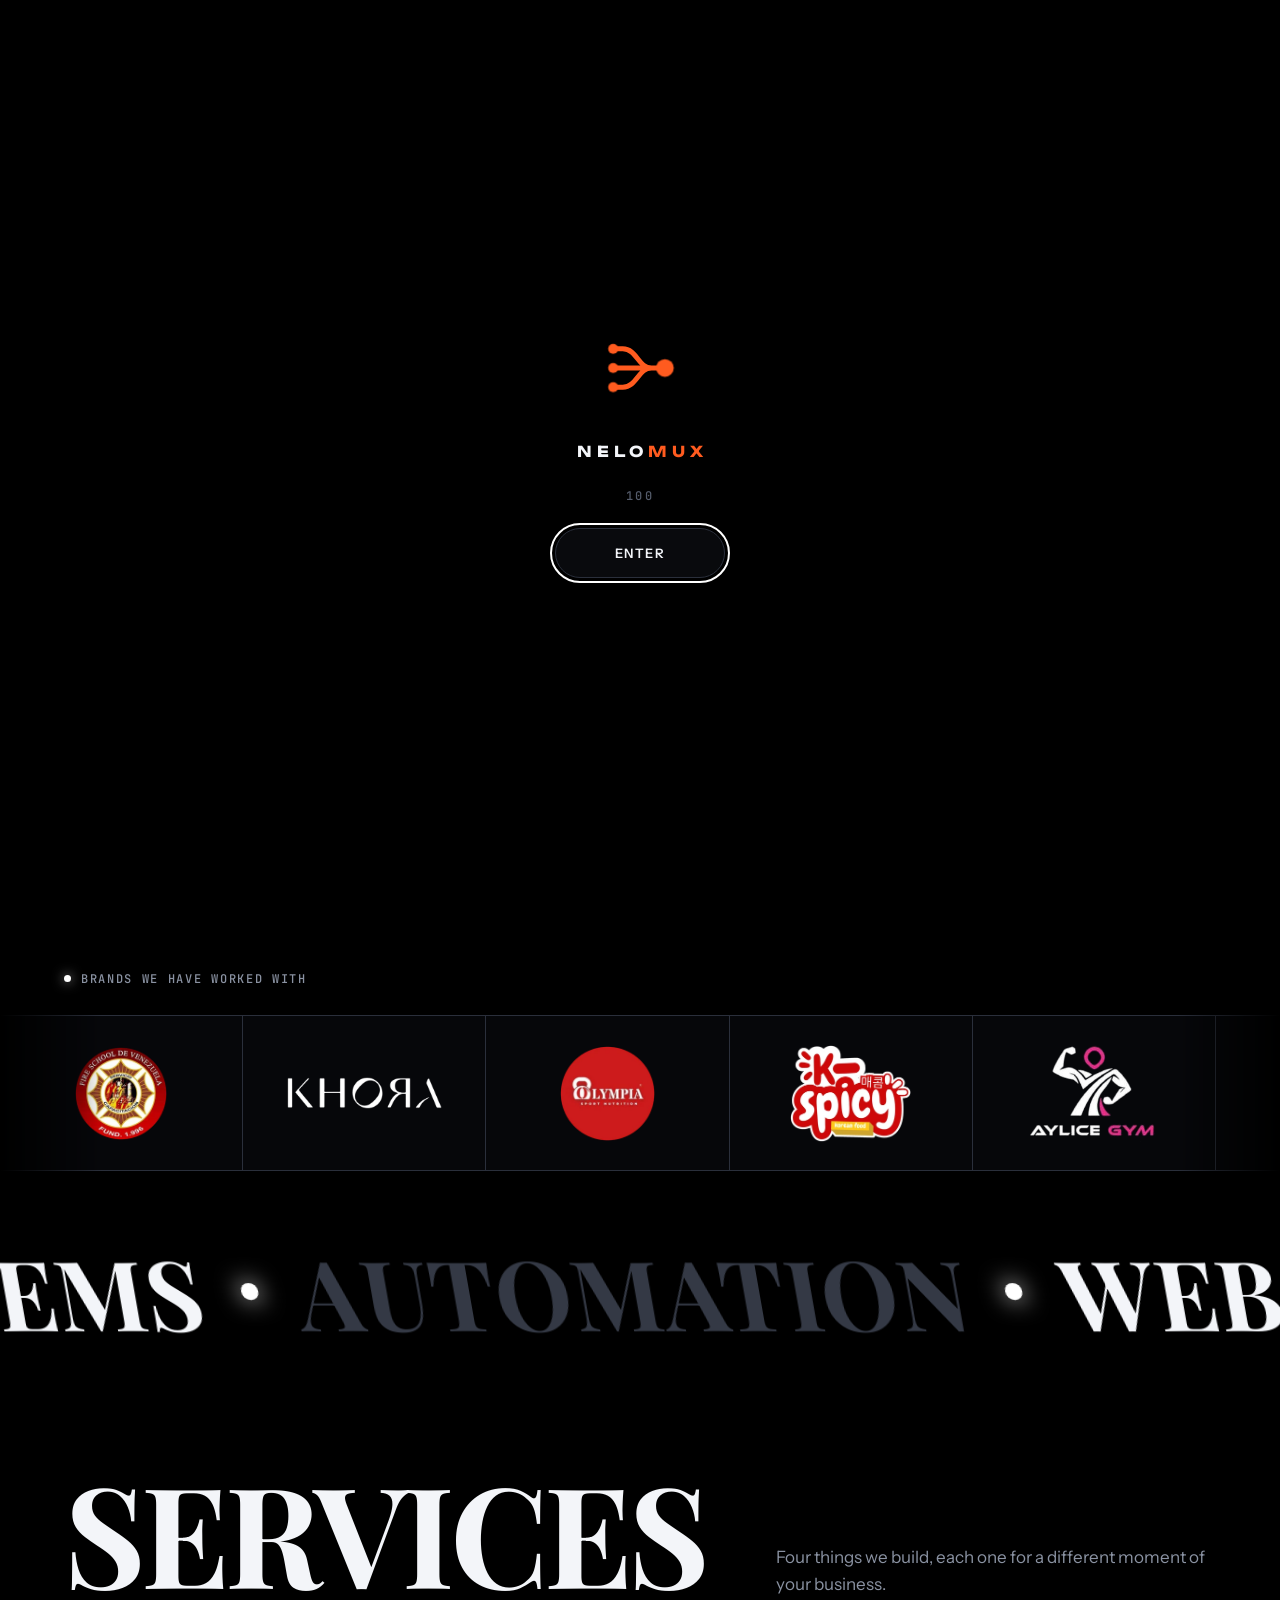
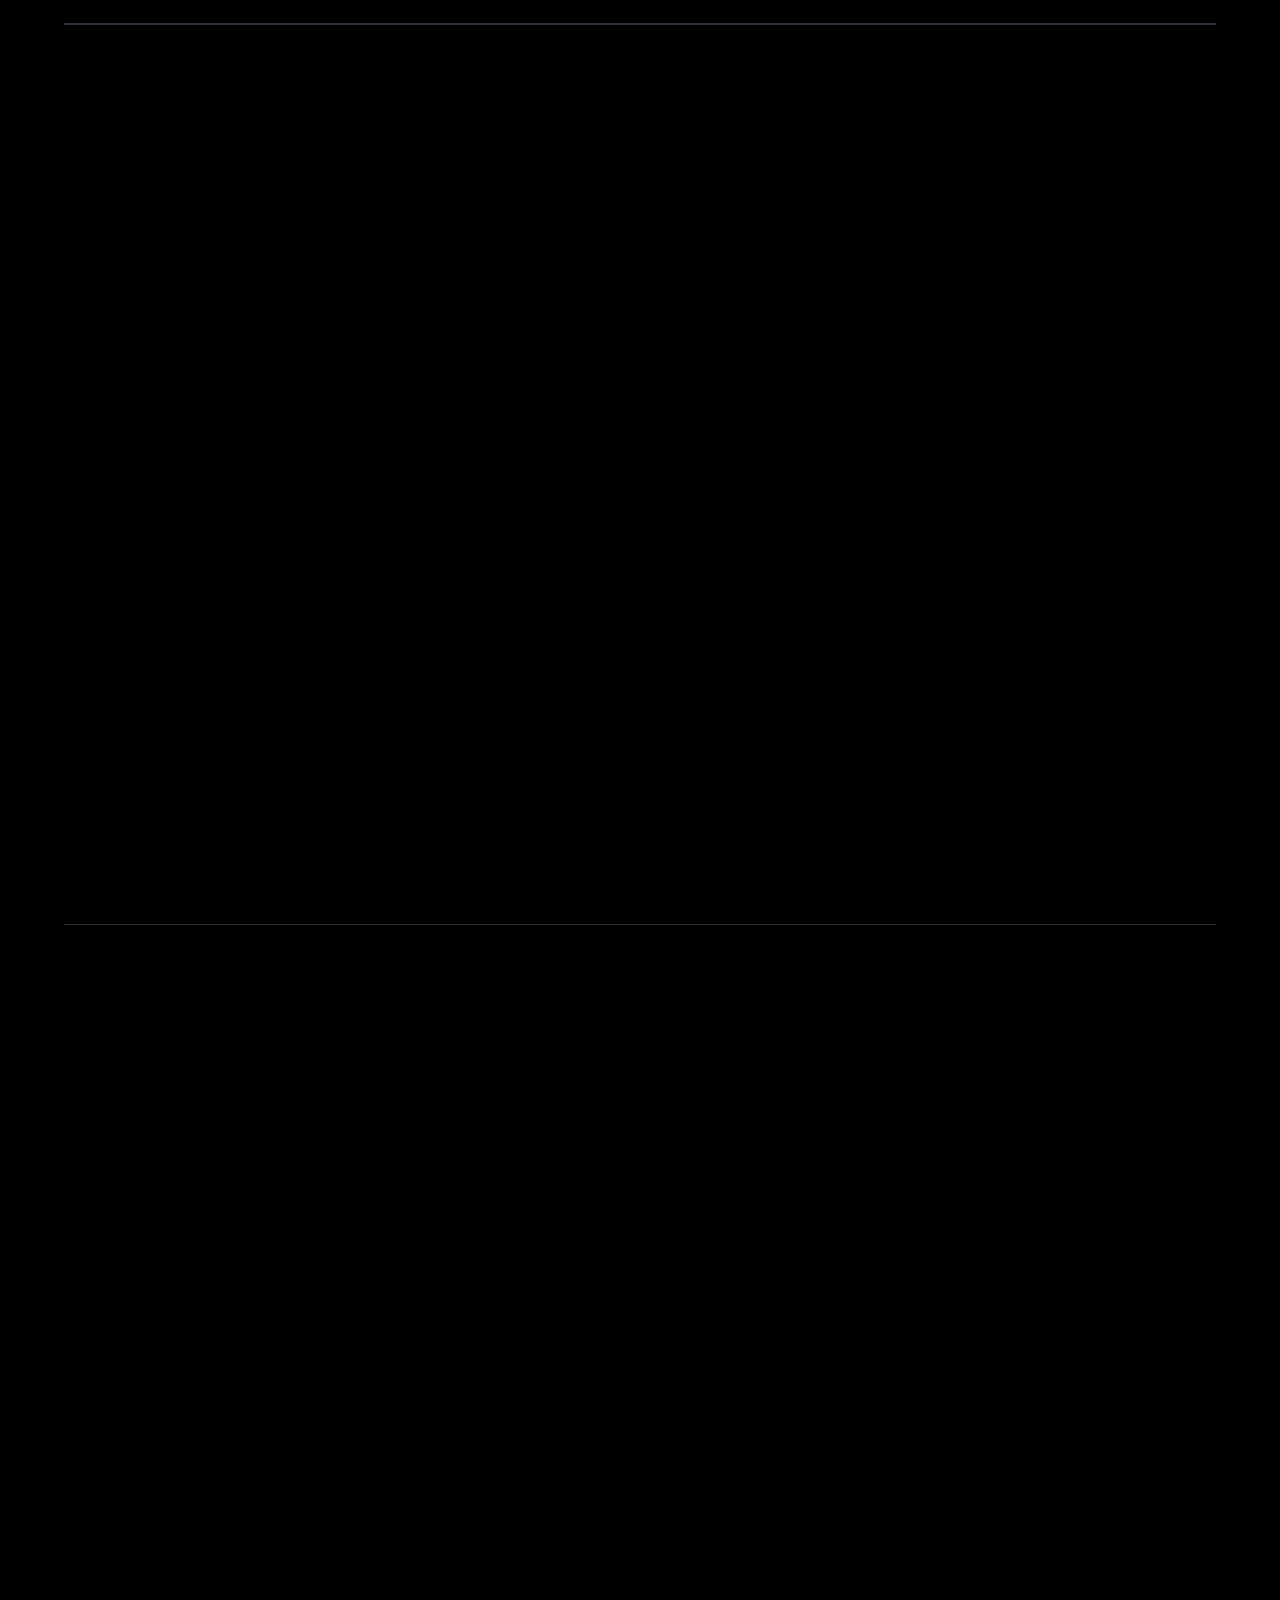
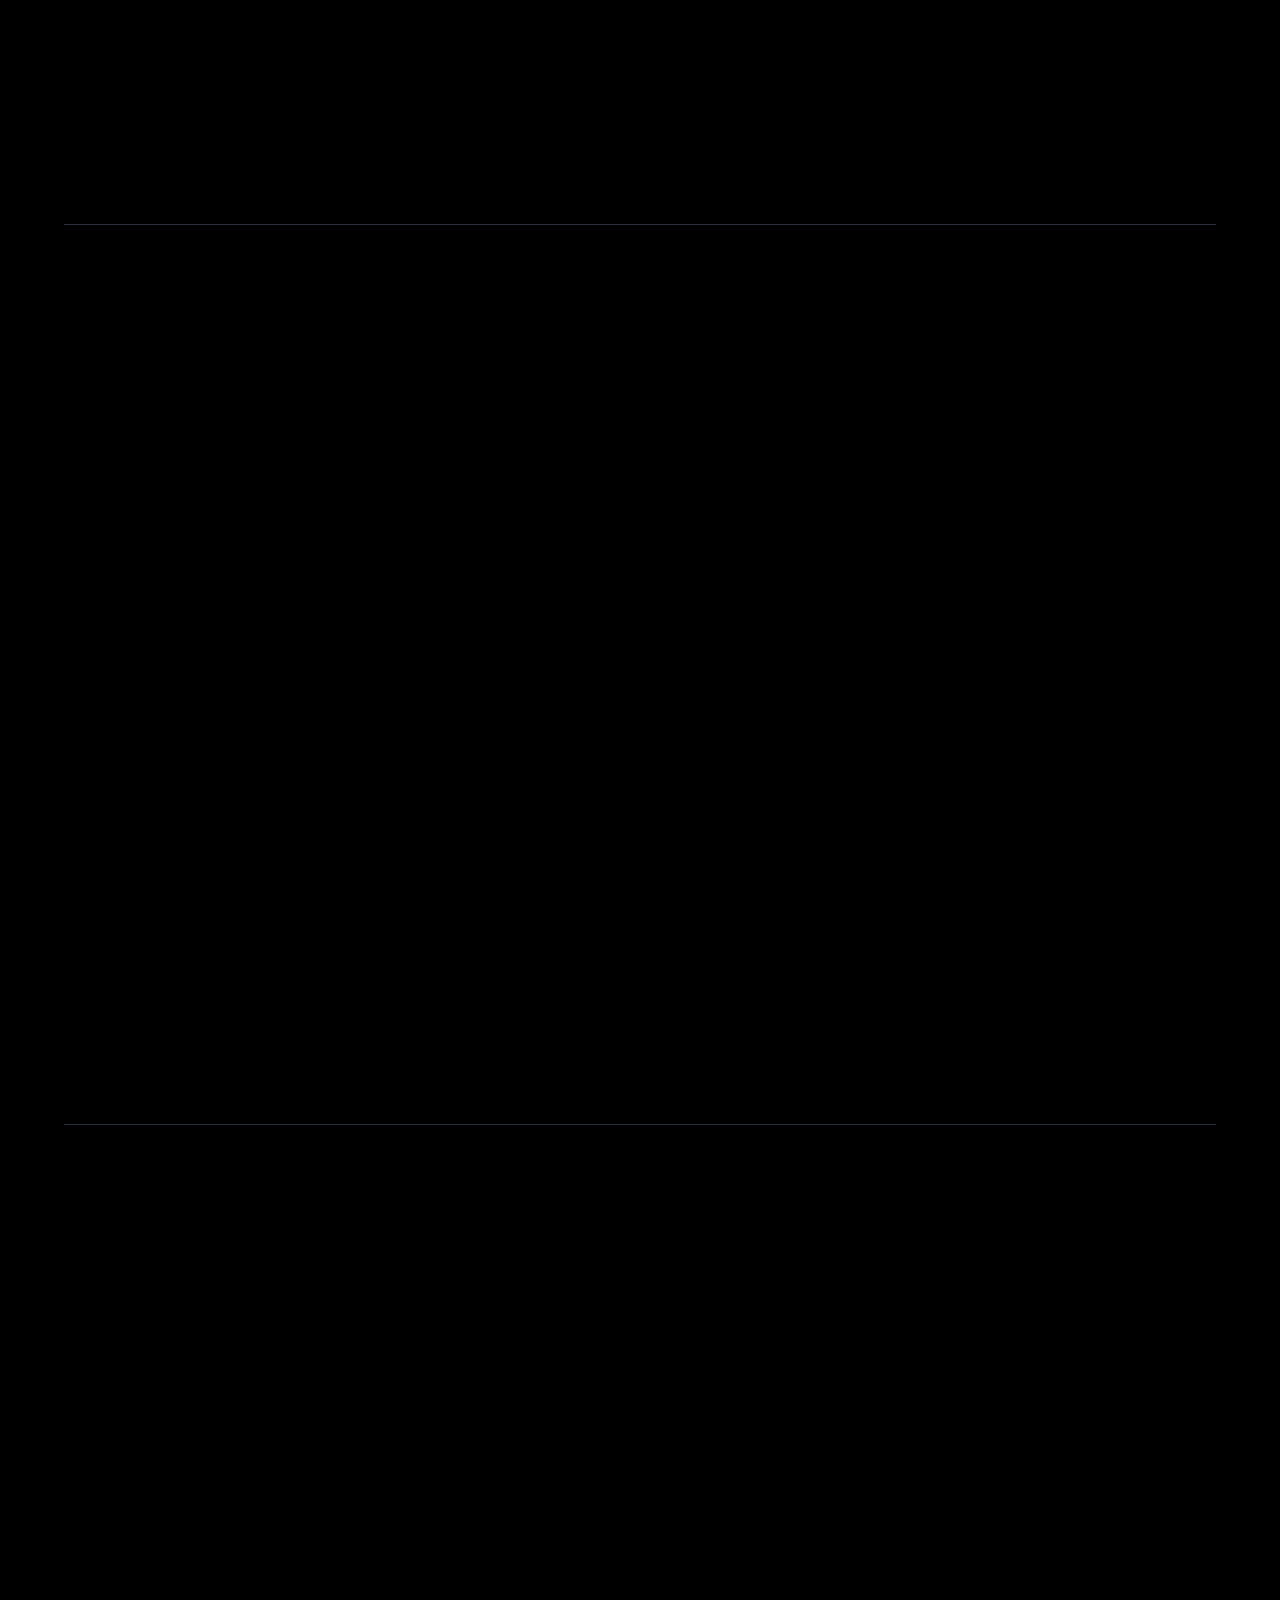
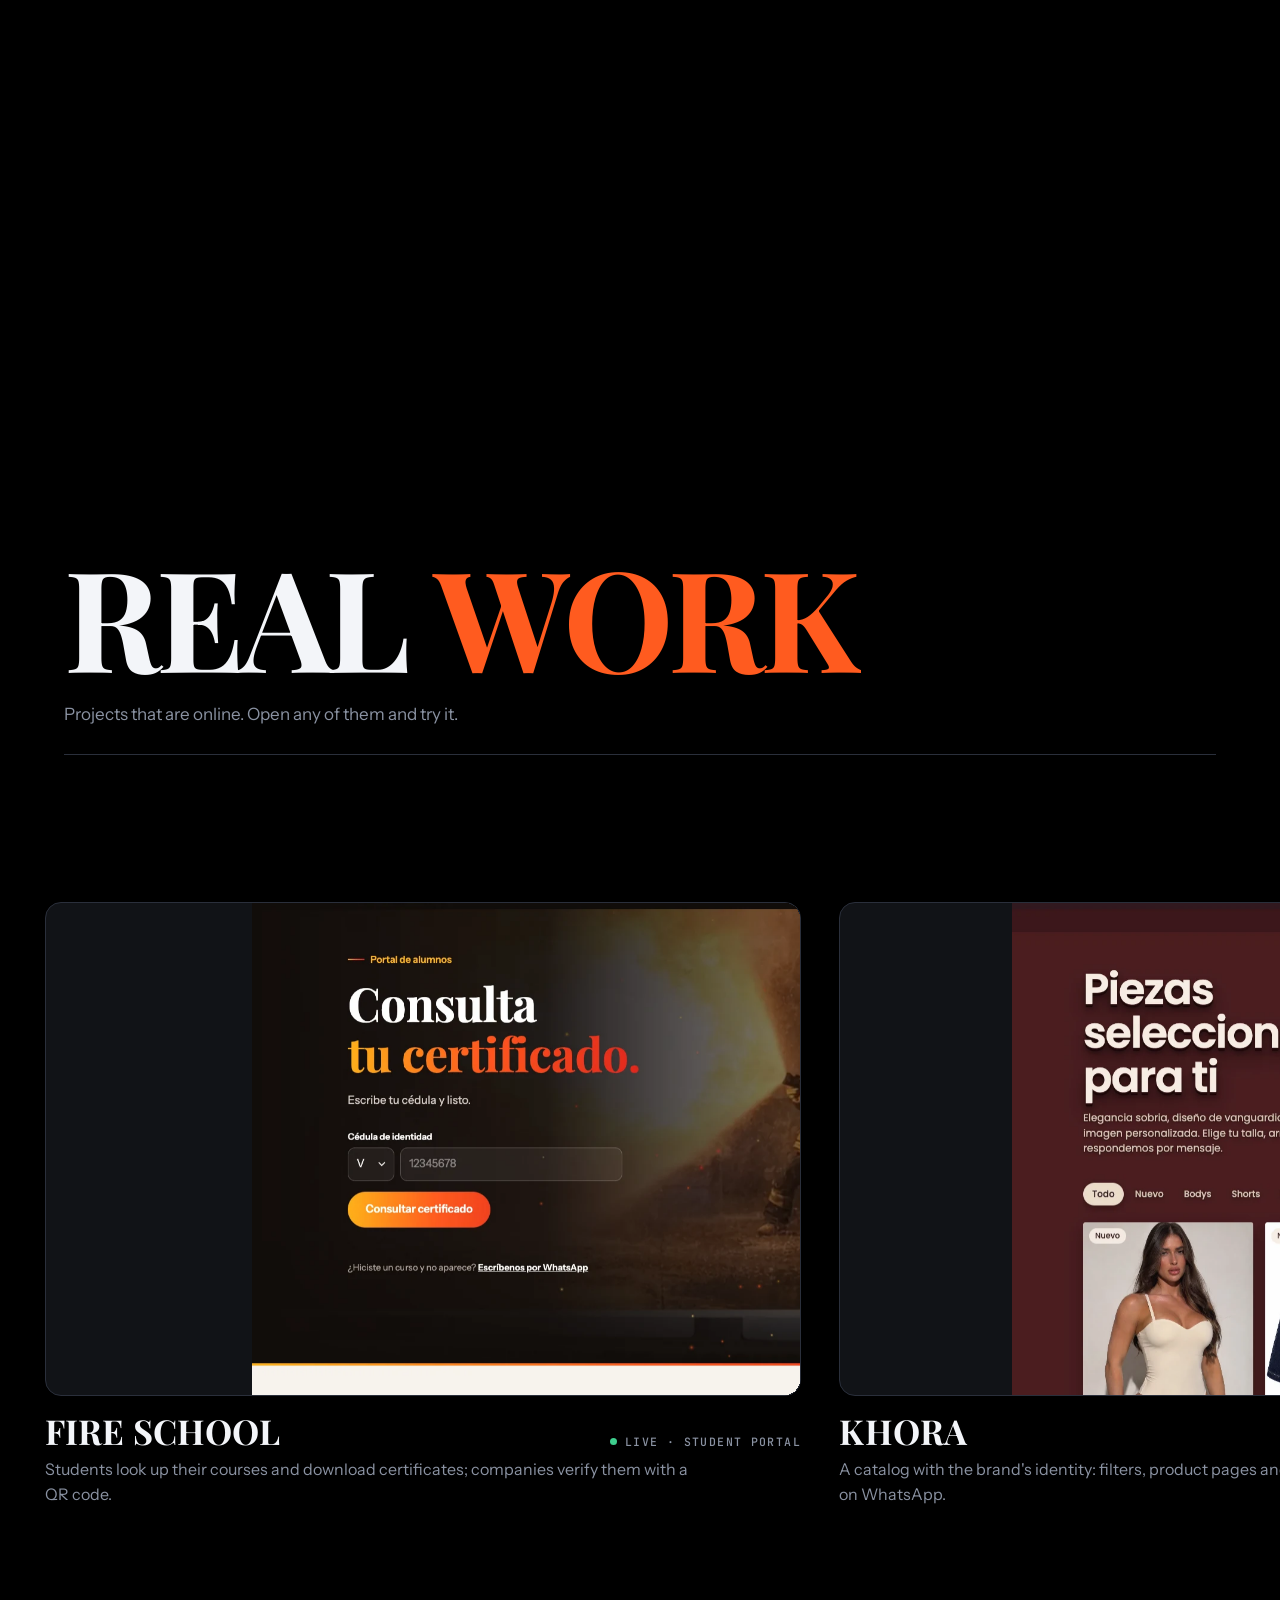
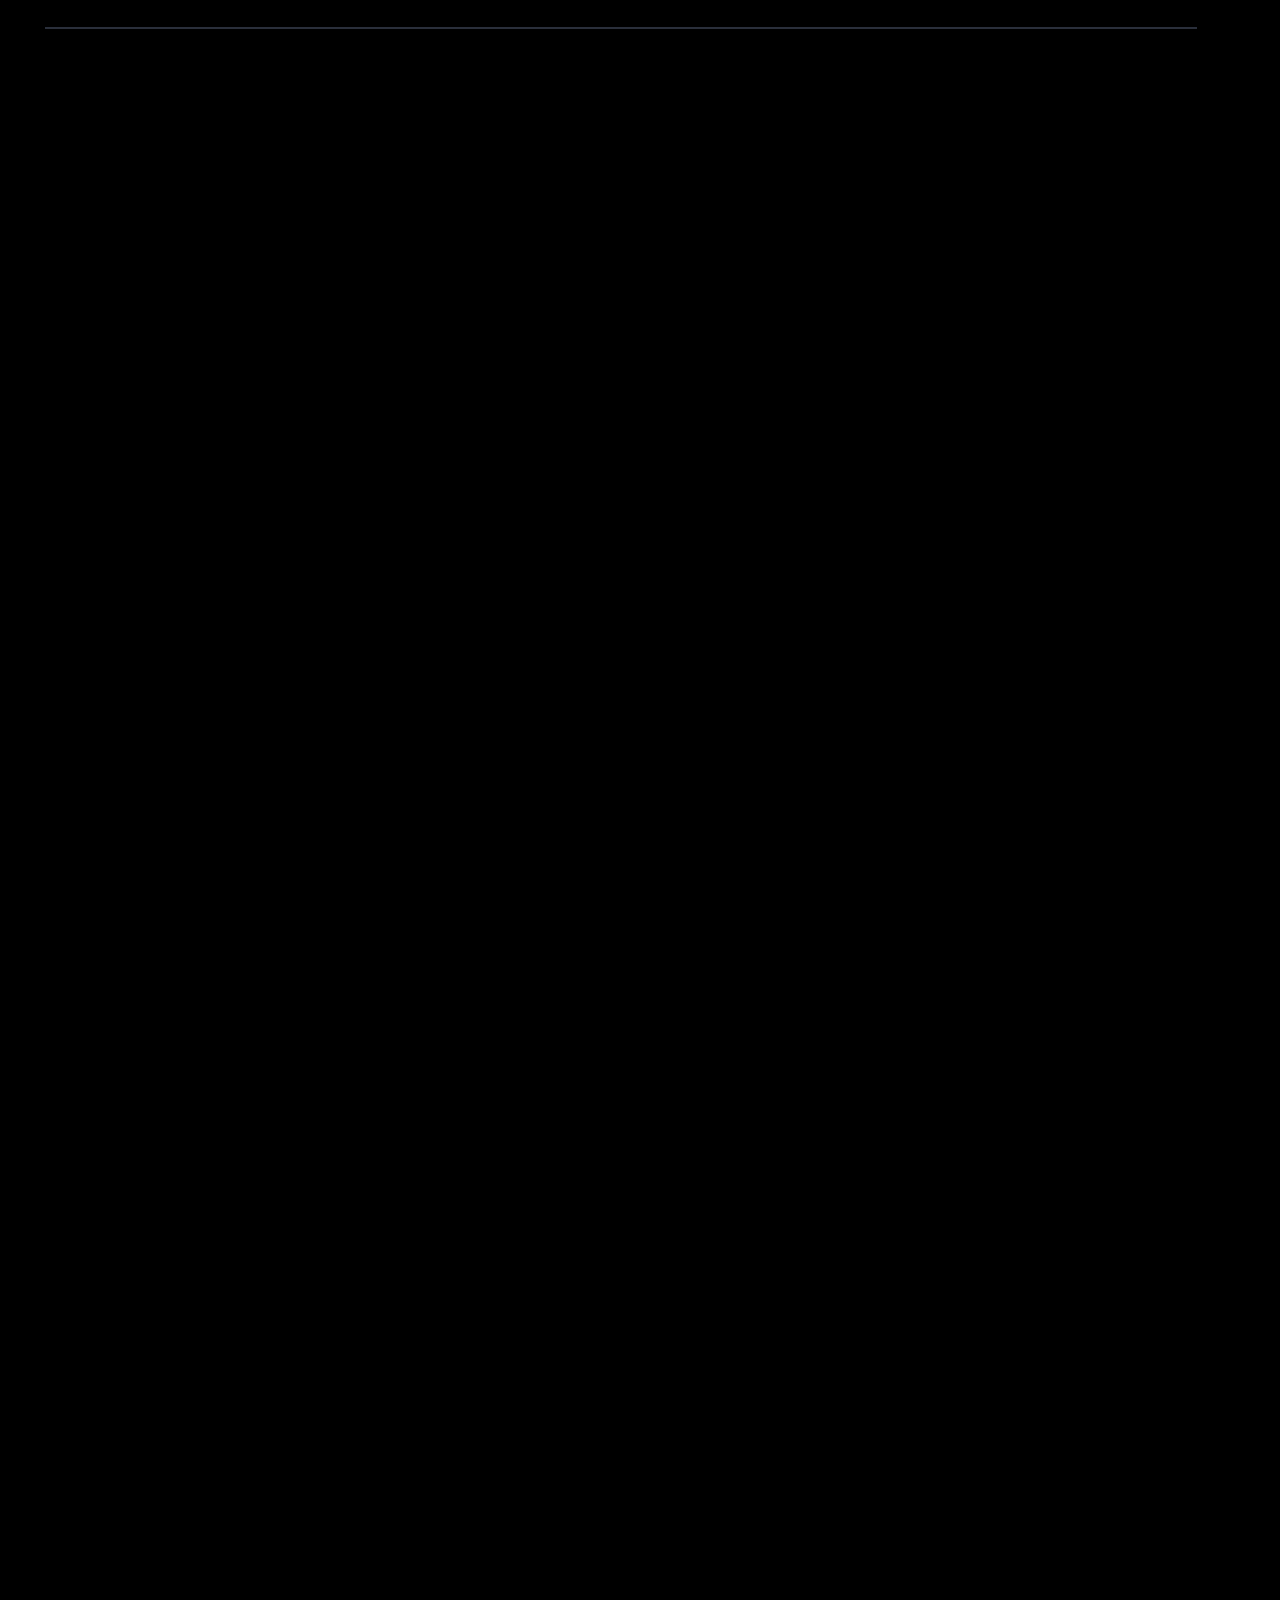
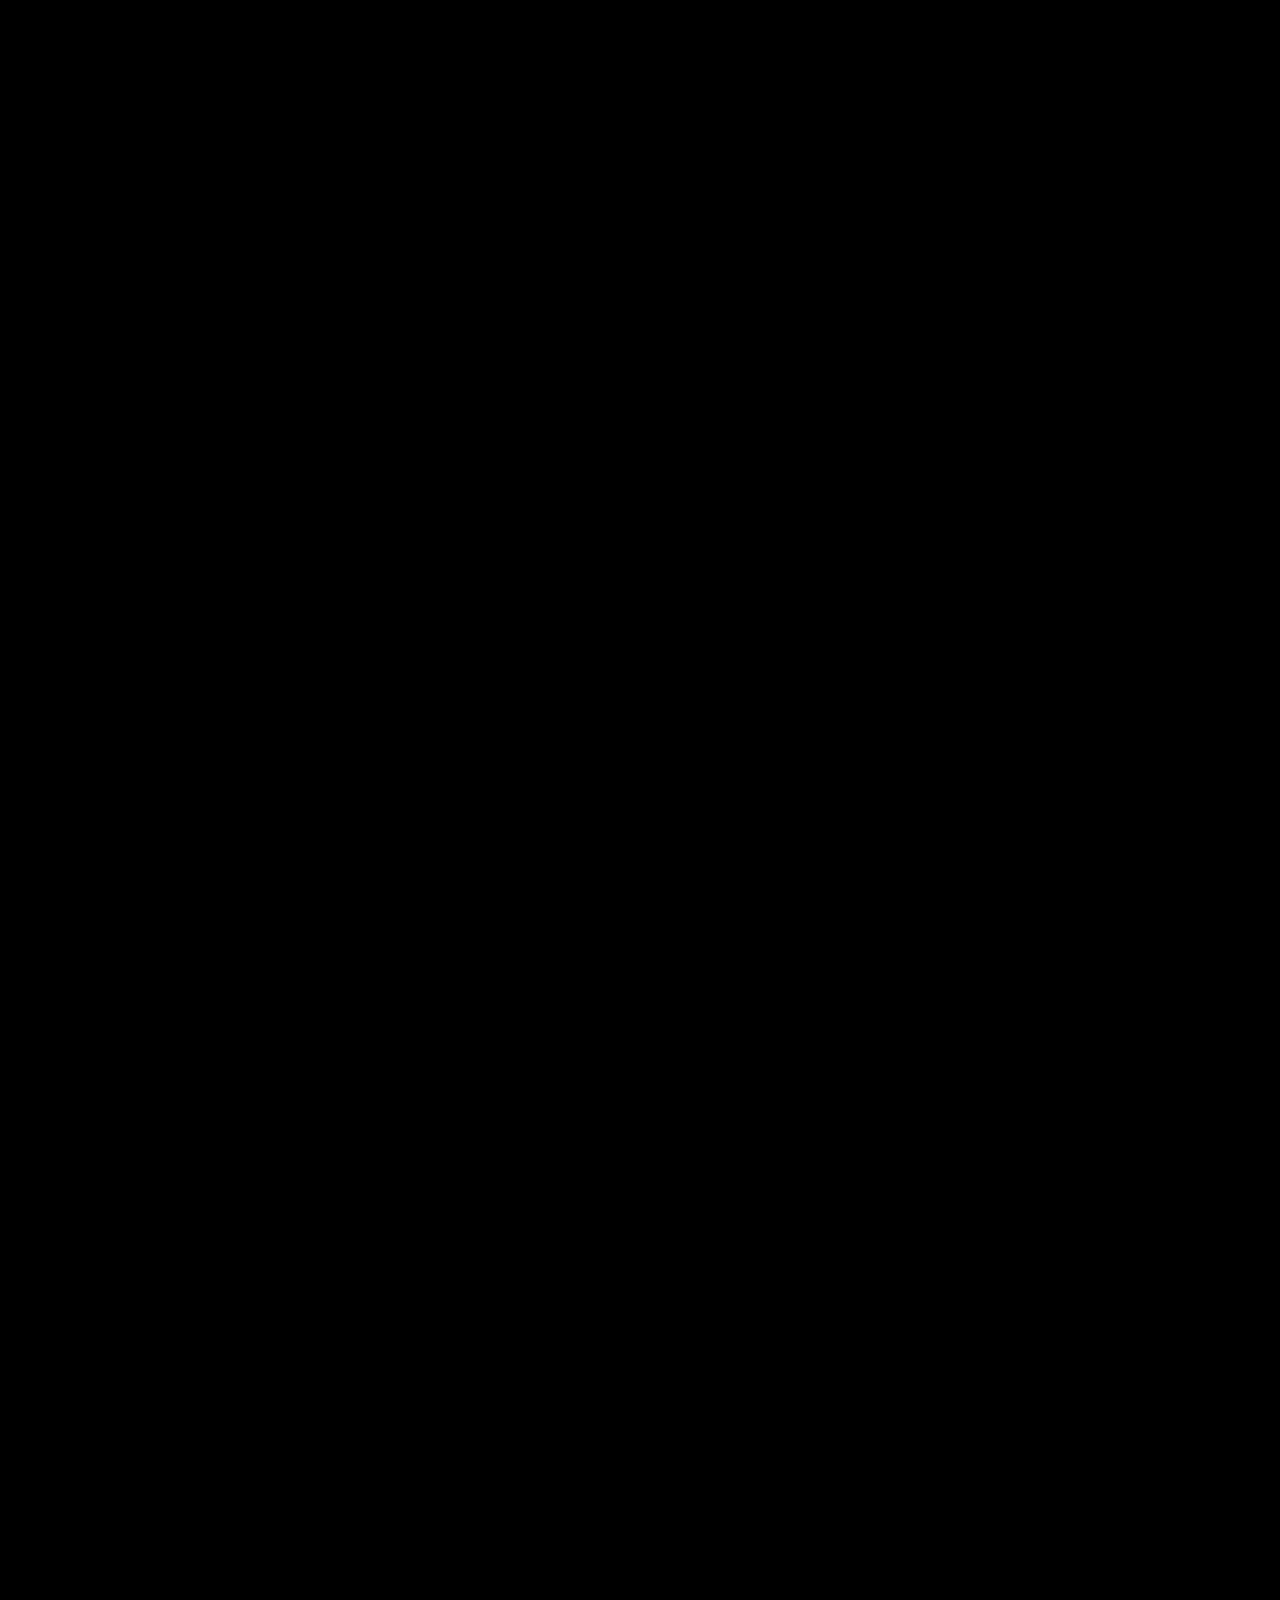
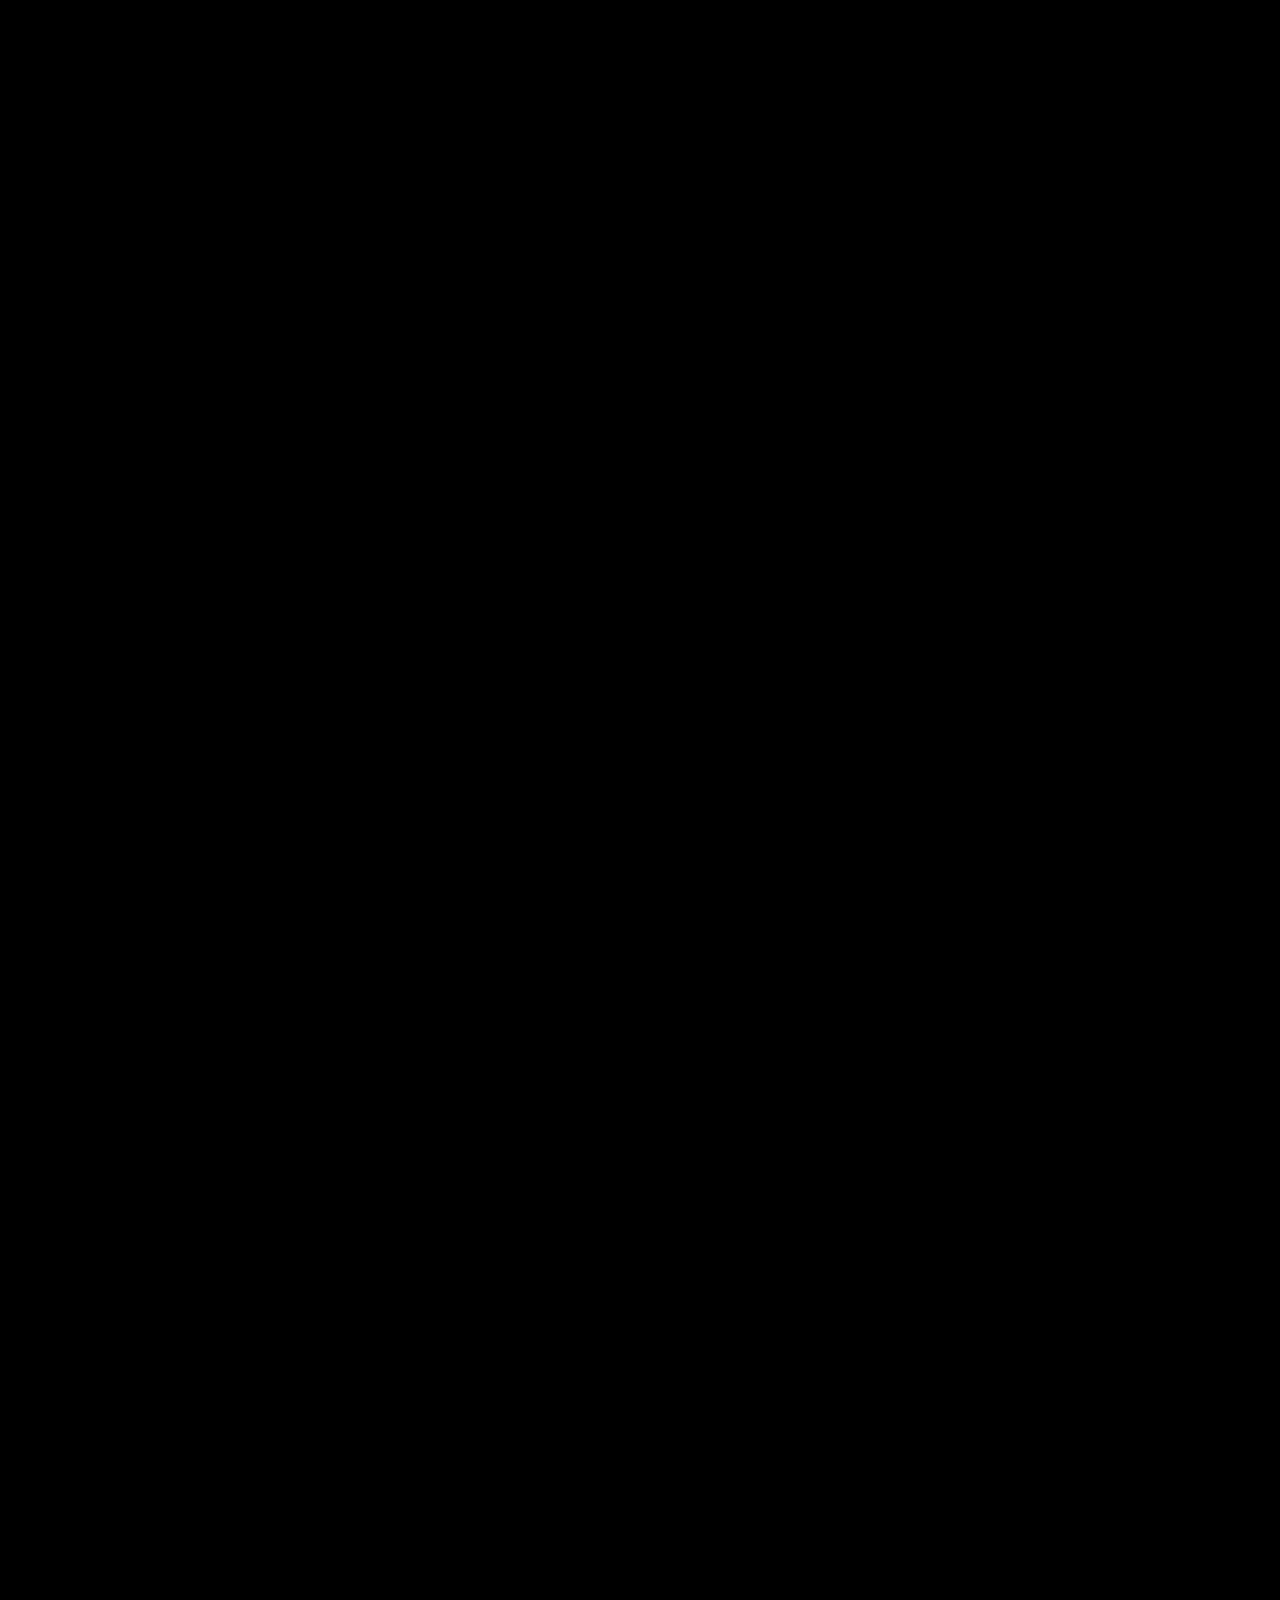
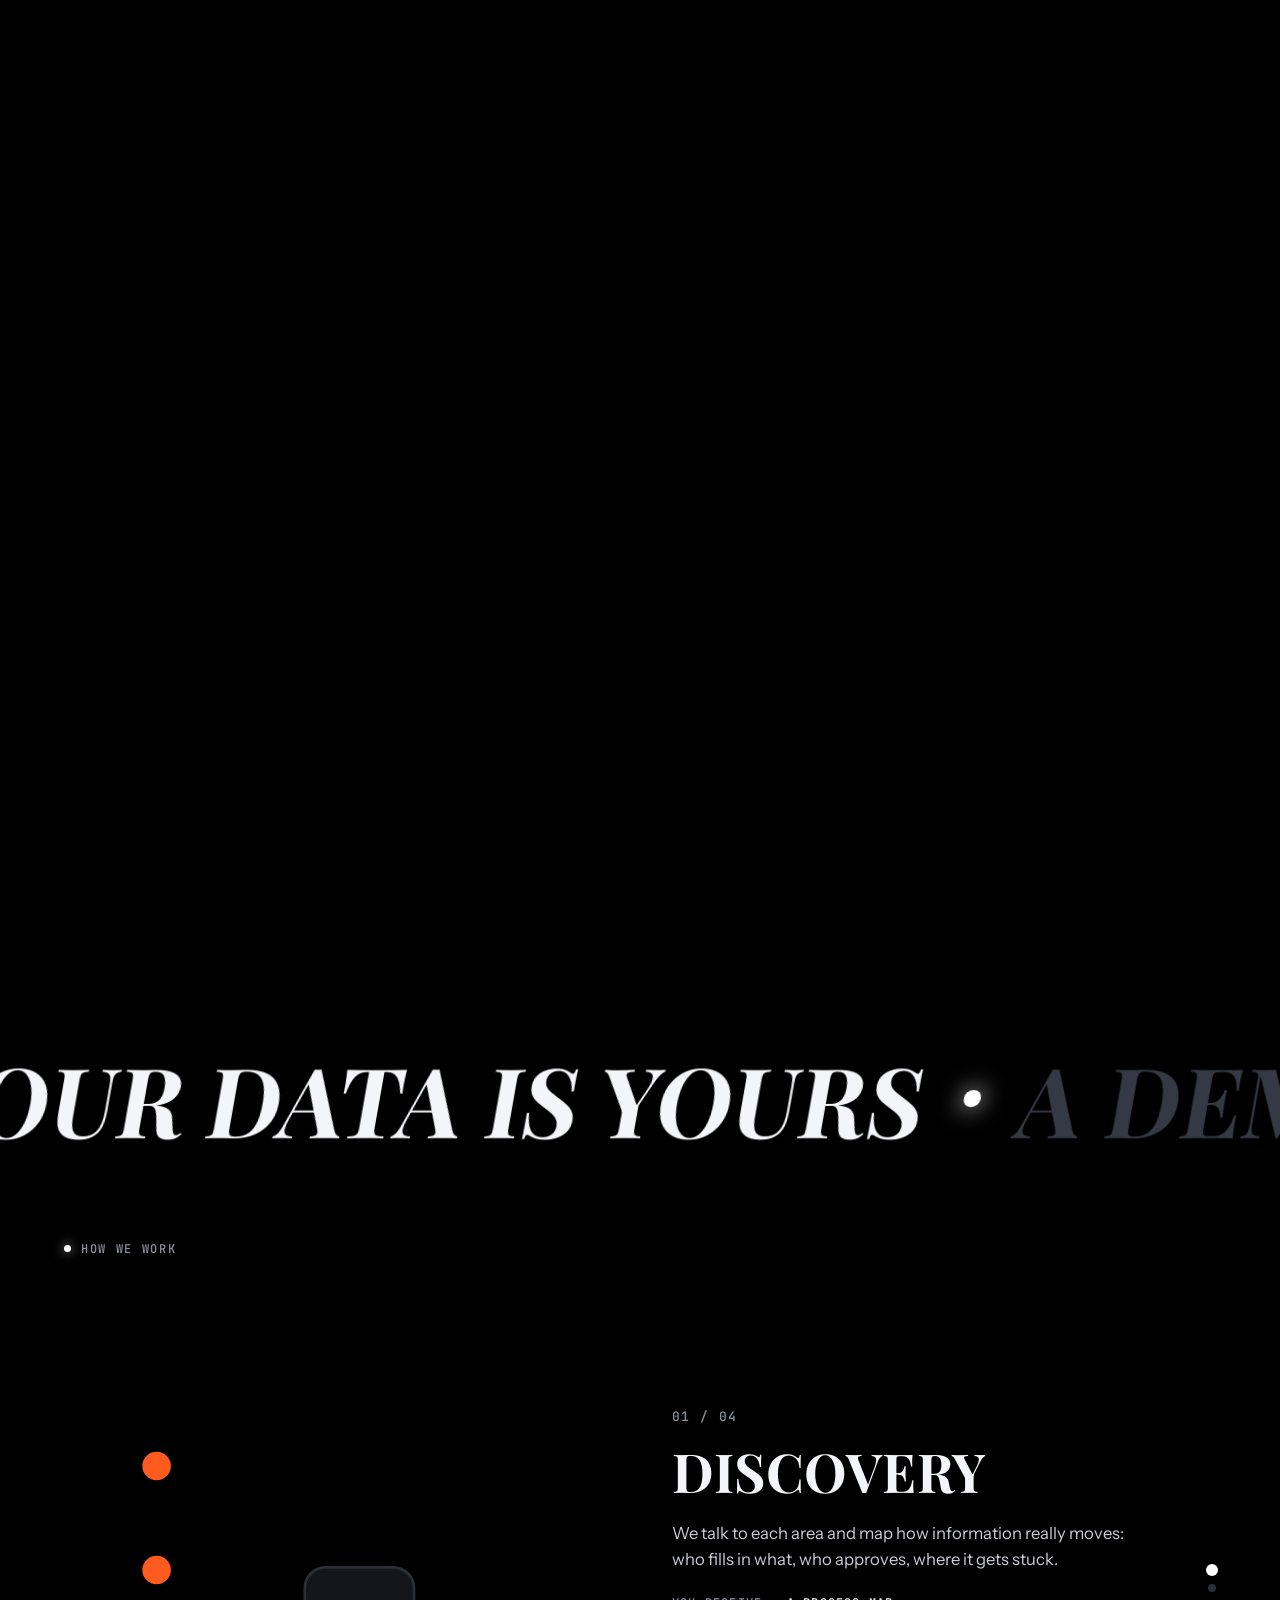
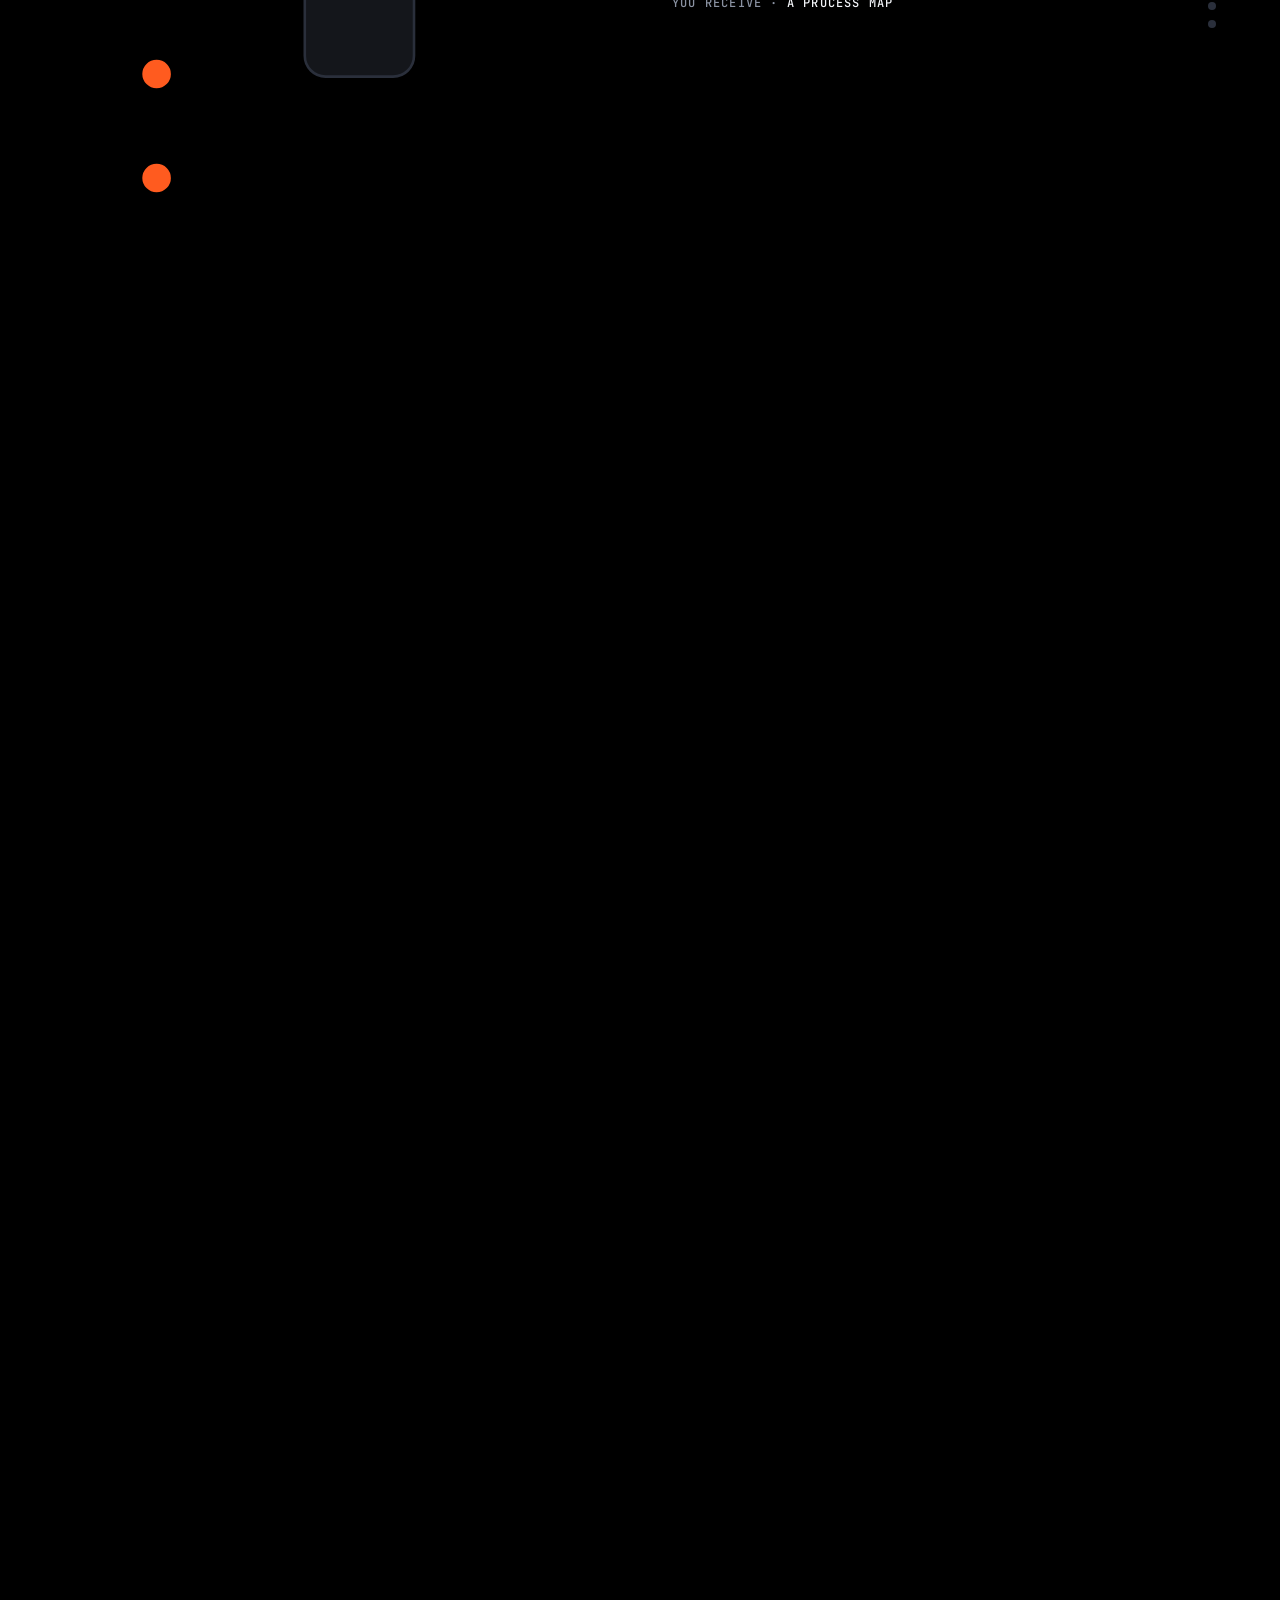
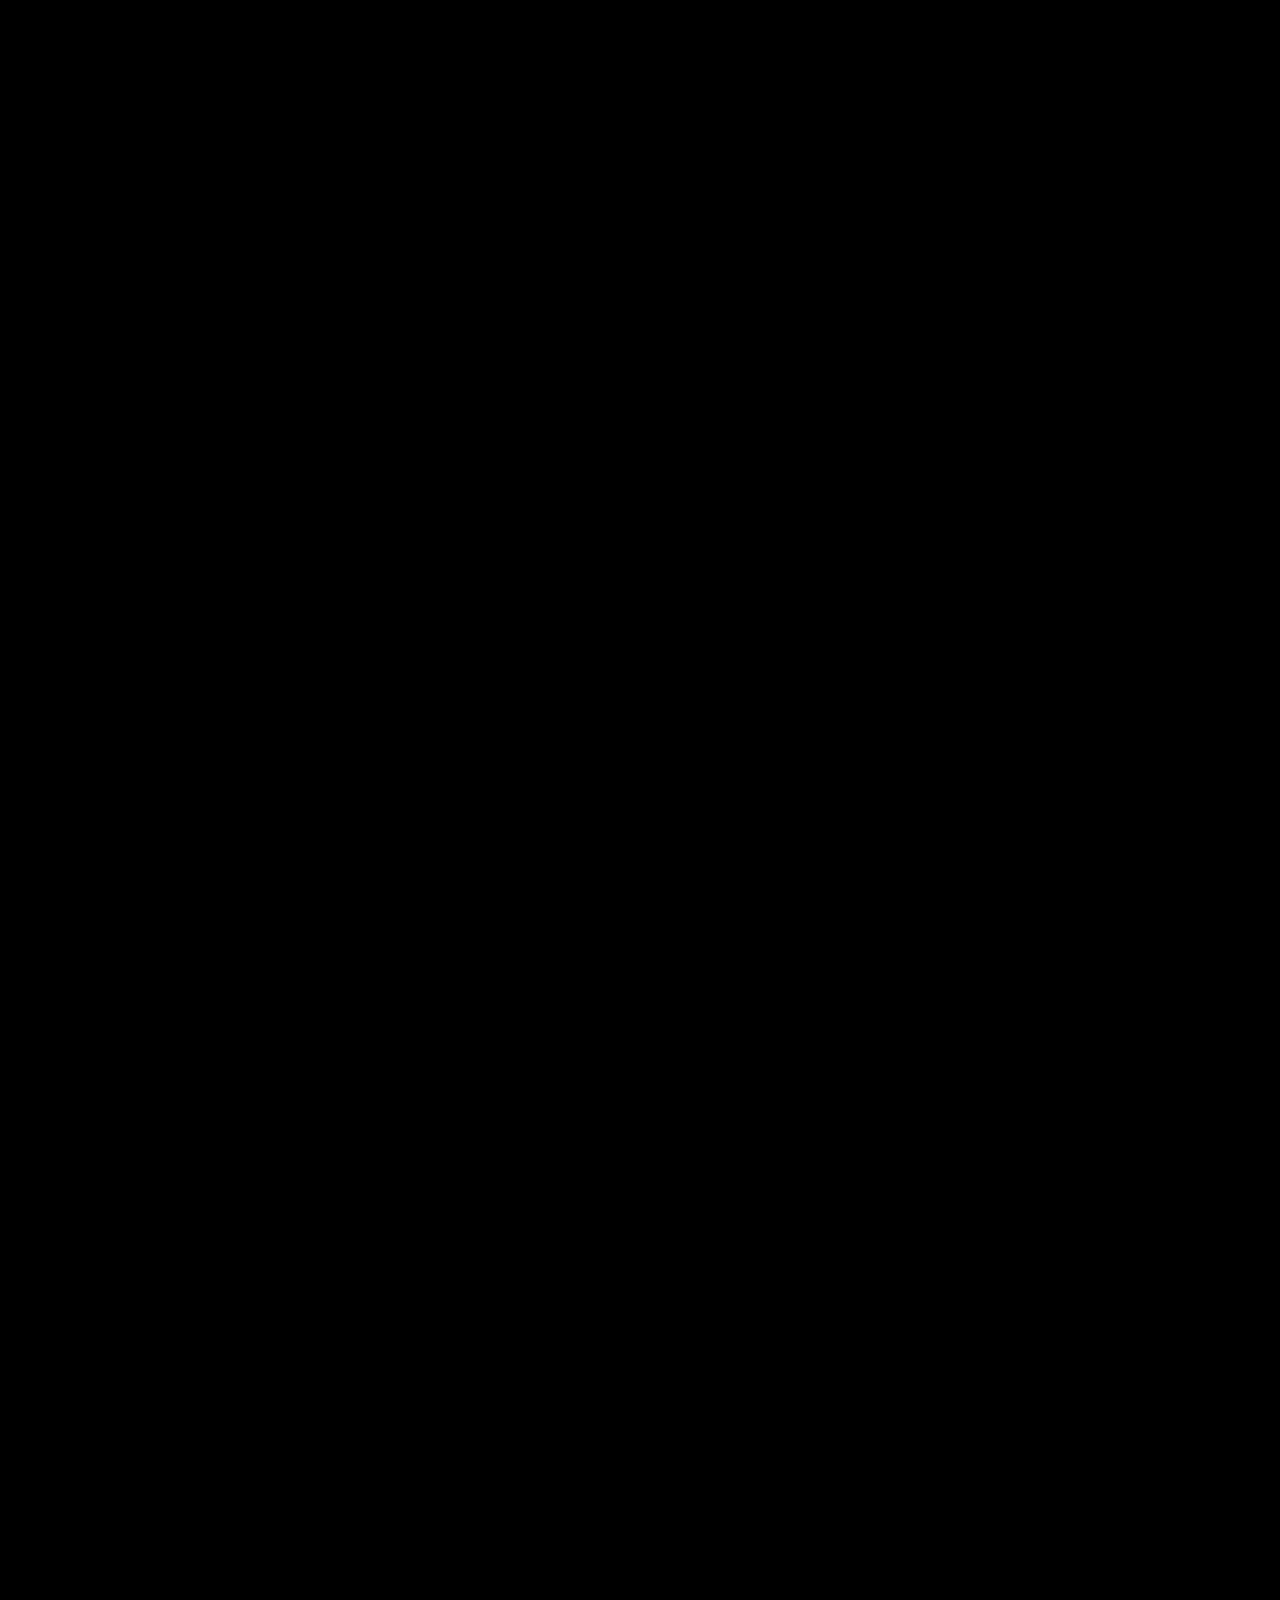
<file: index.html>
<!doctype html>
<html lang="es">
<head>
<meta charset="utf-8">
<meta name="viewport" content="width=device-width,initial-scale=1">
<title>Nelomux · Webs, catálogos y sistemas a medida</title>
<meta name="description" content="Nelomux diseña y programa webs, catálogos con pedidos por WhatsApp, sistemas de gestión y automatizaciones a la medida de tu negocio. Mira los casos publicados y hablemos.">
<meta name="theme-color" content="#07080a">
<link rel="canonical" href="https://nelomux.com/">
<link rel="icon" href="favicon.svg" type="image/svg+xml">
<link rel="apple-touch-icon" href="apple-touch-icon.png">
<meta property="og:type" content="website">
<meta property="og:url" content="https://nelomux.com/">
<meta property="og:site_name" content="Nelomux">
<meta property="og:title" content="Nelomux · Webs, catálogos y sistemas a medida">
<meta property="og:description" content="Tu empresa hace mil cosas. Nosotros las hacemos trabajar juntas.">
<meta property="og:image" content="https://nelomux.com/og-image.png?v=6">
<meta name="twitter:card" content="summary_large_image">
<link rel="stylesheet" href="fuentes/fuentes.css">
<style>@font-face{font-family:"Playfair Display";font-style:normal;font-weight:400 900;font-display:swap;src:url(fuentes/PlayfairDisplay-latin-wght.woff2) format("woff2")}</style>
<script>document.documentElement.className='js'</script>
<style>
:root{
  --bg:#07080a; --bg2:#0d0f13; --ink:#f4f5f7; --mute:#9aa0ab; --dim:#5d626d; --line:#1f232b; --line2:#2c313b;
  --or:#ff5b1f; --or2:#ff8a57; --or-deep:#3a1505;
  --disp:"Instrument Serif","Times New Roman",serif; --logo:"Unbounded","Arial Black",system-ui,sans-serif; --sans:"Instrument Sans",system-ui,Arial,sans-serif; --mono:"JetBrains Mono",ui-monospace,monospace;
  --pad:clamp(20px,5vw,72px);
}
*{box-sizing:border-box}
html{-webkit-text-size-adjust:100%;background:var(--bg)}
body{margin:0;background:var(--bg);color:var(--ink);font:400 17px/1.55 var(--sans);-webkit-font-smoothing:antialiased;overflow-x:hidden}
body.locked{overflow:hidden;height:100vh}
img{display:block;max-width:100%;height:auto}
a{color:inherit}
h1,h2,h3,p,ul,ol{margin:0}ul,ol{padding:0;list-style:none}
[hidden]{display:none!important}
:focus-visible{outline:2px solid var(--or);outline-offset:3px;border-radius:4px}
::selection{background:var(--or);color:#14161b}
.sr{position:absolute;width:1px;height:1px;overflow:hidden;clip-path:inset(50%)}
#fx{position:fixed;inset:0;width:100%;height:100%;z-index:0;pointer-events:none}
main,footer,.nav{position:relative;z-index:1}
section[id]{scroll-margin-top:0}
.cap{font-family:var(--disp);font-weight:400;letter-spacing:-.022em;line-height:.96}
.cap em,.hero h1 em{font-style:italic;color:var(--or2)}
.tag{display:inline-flex;align-items:center;gap:10px;font:500 12px/1 var(--mono);letter-spacing:.14em;text-transform:uppercase;color:var(--mute)}
.tag i{width:7px;height:7px;border-radius:50%;background:var(--or);box-shadow:0 0 12px var(--or)}
.pill{display:inline-flex;align-items:center;justify-content:center;gap:10px;min-height:50px;padding:0 24px;border-radius:999px;border:1px solid var(--line2);background:rgba(13,15,19,.7);color:var(--ink);font:600 13px/1 var(--sans);letter-spacing:.12em;text-transform:uppercase;text-decoration:none;cursor:pointer;transition:border-color .25s,background .25s,color .25s,transform .25s}
.pill:hover{border-color:var(--or);background:rgba(var(--acc),.1)}
.pill.solid{background:var(--or);border-color:var(--or);color:#14161b}
.pill.solid:hover{background:var(--or2);border-color:var(--or2);transform:translateY(-2px)}
.pill svg{width:17px;height:17px;flex:none}

/* ---------- Entrada ---------- */
.gate{display:none}
.js .gate{position:fixed;inset:0;z-index:100;background:#000;display:grid;place-items:center;transition:opacity .9s ease,visibility 0s .9s}
.js .gate.out{opacity:0;visibility:hidden;pointer-events:none}
.gate-in{display:grid;justify-items:center;gap:26px;text-align:center}
.gate svg.sym{width:92px;height:92px;overflow:visible}
.gate .sym path{stroke-dasharray:120;stroke-dashoffset:120;animation:symdraw 1.5s .15s cubic-bezier(.6,0,.2,1) forwards}
.gate .sym circle{opacity:0;animation:symdot .5s forwards}
.gate .sym circle:nth-of-type(1){animation-delay:.1s}.gate .sym circle:nth-of-type(2){animation-delay:.25s}.gate .sym circle:nth-of-type(3){animation-delay:.4s}.gate .sym circle:nth-of-type(4){animation-delay:1.35s}
@keyframes symdraw{to{stroke-dashoffset:0}}@keyframes symdot{to{opacity:1}}
.gate .wm{font-family:var(--logo);font-weight:700;font-size:15px;letter-spacing:.34em;margin-right:-.34em}
.gate .wm b{color:var(--or);font-weight:700}
.gate .num{font:500 12px/1 var(--mono);letter-spacing:.2em;color:var(--dim);min-height:12px}
.gate .pill{opacity:0;transform:translateY(8px);pointer-events:none;transition:opacity .5s,transform .5s,border-color .25s,background .25s;min-width:170px}
.gate.ready .pill{opacity:1;transform:none;pointer-events:auto}
.gate.ready .pill{animation:breathe 2.4s 1s ease-in-out infinite}
@keyframes breathe{50%{box-shadow:0 0 0 8px rgba(var(--acc),.12),0 0 40px rgba(var(--acc),.35)}}
.gate .skip{position:absolute;bottom:26px;left:0;right:0;text-align:center;font-size:13px;color:var(--dim)}

/* ---------- Navegación ---------- */
.nav{position:fixed;top:0;left:0;right:0;z-index:50;display:flex;align-items:center;justify-content:space-between;gap:16px;padding:16px var(--pad);transition:background .3s}
.nav.solid{background:linear-gradient(#07080a,rgba(7,8,10,.82) 70%,transparent)}
.nav .logo{display:flex;align-items:center;gap:10px;text-decoration:none;font-family:var(--logo);font-weight:700;font-size:15px;letter-spacing:.02em}
.nav .logo svg{width:30px;height:30px}
.nav .logo b{color:var(--or);font-weight:700}
.nav ul{display:flex;gap:2px;padding:5px;border-radius:999px;border:1px solid var(--line);background:rgba(13,15,19,.72);backdrop-filter:blur(10px);-webkit-backdrop-filter:blur(10px)}
.nav ul a{display:block;padding:9px 15px;border-radius:999px;font-size:14px;color:var(--mute);text-decoration:none;transition:color .2s,background .2s;white-space:nowrap}
.nav ul a:hover{color:#fff}
.nav ul a.on{background:#fff;color:#0b0c0f;font-weight:600}
.nav .pill{min-height:42px;padding:0 18px;font-size:12px}

/* ---------- Portada ---------- */
.hero{min-height:100vh;min-height:100svh;display:flex;flex-direction:column;justify-content:flex-end;padding:120px var(--pad) clamp(34px,6vh,70px)}
.hero h1{font-family:var(--disp);font-weight:400;font-size:clamp(46px,8.4vw,136px);line-height:.94;letter-spacing:-.03em;max-width:11em;margin-top:22px;text-wrap:balance}
.hero h1 span{display:block;overflow:hidden}
.hero h1 span i{display:block;font-style:normal;transform:translateY(105%);transition:transform 1.1s cubic-bezier(.16,.9,.2,1)}
.hero h1 span{padding-bottom:.08em;margin-bottom:-.08em}
.hero h1 span:nth-child(2) i{transition-delay:.12s;color:var(--or2);font-style:italic}
.entered .hero h1 span i{transform:none}
.hero .row{display:flex;flex-wrap:wrap;align-items:center;justify-content:space-between;gap:20px 40px;margin-top:clamp(24px,4vh,44px);padding-top:22px;border-top:1px solid var(--line2);opacity:0;transition:opacity 1s .7s}
.entered .hero .row,.entered .hero .tag{opacity:1}
.hero .tag{opacity:0;transition:opacity 1s .3s}
.hero .row p{color:var(--mute);max-width:44ch;font-size:clamp(16px,1.3vw,18.5px)}
.hero .acts{display:flex;flex-wrap:wrap;gap:12px}

/* ---------- Bloques ---------- */
.band{padding:clamp(90px,14vh,170px) var(--pad) 0}
.title{display:flex;flex-wrap:wrap;align-items:flex-end;justify-content:space-between;gap:20px 60px;padding-bottom:26px;border-bottom:1px solid var(--line2)}
.title h2{font-size:clamp(60px,12.5vw,200px);letter-spacing:-.035em;line-height:.86}
.title p{color:var(--mute);max-width:40ch}

/* ---------- Servicios ---------- */
.svc{display:grid;grid-template-columns:minmax(0,1fr) minmax(0,1fr);gap:clamp(28px,6vw,100px);align-items:center;min-height:86vh;padding:clamp(50px,9vh,110px) 0;border-bottom:1px solid var(--line)}
.svc:nth-of-type(even) .vis{order:2}
.svc .no{font:500 13px/1 var(--mono);color:var(--or2);letter-spacing:.1em}
.svc h3{font-size:clamp(40px,5.4vw,84px);margin:14px 0 22px}
.svc .txt p{color:#c9cdd5;max-width:46ch;font-size:clamp(16px,1.3vw,18.5px)}
.svc .txt ul{margin-top:24px;display:flex;flex-wrap:wrap;gap:8px}
.svc .txt li{font-size:13.5px;color:var(--mute);border:1px solid var(--line2);border-radius:999px;padding:7px 13px}
.svc .txt>*{opacity:0;transform:translateY(26px);transition:opacity .8s,transform .9s cubic-bezier(.16,.9,.2,1)}
.svc.on .txt>*{opacity:1;transform:none}
.svc.on .txt>*:nth-child(2){transition-delay:.08s}.svc.on .txt>*:nth-child(3){transition-delay:.16s}.svc.on .txt>*:nth-child(4){transition-delay:.24s}
.vis{position:relative;aspect-ratio:1/1;max-height:74vh;width:100%;max-width:620px;justify-self:center;border-radius:20px;border:1px solid var(--line2);background:radial-gradient(120% 90% at 30% 0%,#16191f,#0a0b0e 70%);overflow:hidden;opacity:0;transform:scale(.94);transition:opacity .9s,transform 1.1s cubic-bezier(.16,.9,.2,1)}
.svc.on .vis{opacity:1;transform:none}
.svc:not(.on) .vis *{animation-play-state:paused!important}

/* web: la página se arma y aparece el sitio real */
.v-web .win{position:absolute;inset:13% 9%;border-radius:12px;border:1px solid #343945;background:#101216;overflow:hidden;box-shadow:0 40px 70px -30px #000}
.v-web .bar{height:26px;border-bottom:1px solid #262a33;display:flex;align-items:center;gap:6px;padding:0 11px}
.v-web .bar i{width:7px;height:7px;border-radius:50%;background:#3a3f4a}
.v-web .wf{position:absolute;inset:26px 0 0;padding:7%}
.v-web .wf b{display:block;border-radius:6px;background:#22262e;opacity:0;animation:wf 7s infinite}
.v-web .wf b:nth-child(1){height:9%;width:32%;animation-delay:.1s}
.v-web .wf b:nth-child(2){height:17%;width:78%;margin-top:9%;animation-delay:.5s;background:#2c313b}
.v-web .wf b:nth-child(3){height:6%;width:52%;margin-top:4%;animation-delay:.8s}
.v-web .wf b:nth-child(4){height:11%;width:28%;margin-top:6%;animation-delay:1.1s;background:var(--or)}
.v-web .wf b:nth-child(5){height:24%;width:100%;margin-top:8%;animation-delay:1.4s}
@keyframes wf{0%{opacity:0;transform:translateY(12px)}6%,44%{opacity:1;transform:none}52%,100%{opacity:0}}
.v-web img{position:absolute;inset:26px 0 0;width:100%;height:calc(100% - 26px);object-fit:cover;object-position:top left;opacity:0;animation:shot 7s infinite}
@keyframes shot{0%,44%{opacity:0;transform:scale(1.05)}54%,94%{opacity:1;transform:none}100%{opacity:0}}

/* catálogo: se arma el pedido y sale por WhatsApp */
.v-cat .ph{position:absolute;left:50%;top:8%;bottom:8%;aspect-ratio:9/17.5;transform:translateX(-50%);border-radius:30px;border:1px solid #3a3f4a;background:#0c0d10;padding:9% 6% 6%;box-shadow:0 40px 70px -30px #000;overflow:hidden}
.v-cat .hd{display:flex;justify-content:space-between;align-items:center;font:600 12px var(--sans);margin-bottom:9%}
.v-cat .bag{background:var(--or);color:#14161b;border-radius:999px;padding:5px 9px;font:600 11px var(--mono);display:flex;gap:5px;overflow:hidden;height:22px}
.v-cat .bag span{display:block;line-height:12px}.v-cat .bag span+span{animation:cnt 8s steps(1) infinite}
@keyframes cnt{0%{transform:translateY(0)}18%{transform:translateY(-12px)}36%{transform:translateY(-24px)}54%,100%{transform:translateY(-36px)}}
.v-cat .bag em{display:block;height:12px;font-style:normal}
.v-cat .it{display:grid;grid-template-columns:38px 1fr 22px;gap:10px;align-items:center;padding:9px 0;border-bottom:1px solid #1d2027}
.v-cat .it u{height:38px;border-radius:8px;background:linear-gradient(135deg,#3b2a22,#7a3a1c)}
.v-cat .it:nth-of-type(3) u{background:linear-gradient(135deg,#22303b,#1f5f7a)}.v-cat .it:nth-of-type(4) u{background:linear-gradient(135deg,#2d2a3b,#5b3f8a)}
.v-cat .it s{display:block;height:7px;border-radius:4px;background:#2c313b;width:74%;text-decoration:none}
.v-cat .it s+s{width:42%;margin-top:6px;background:#22262e}
.v-cat .it q{width:22px;height:22px;border-radius:7px;border:1.5px solid #3a3f4a;position:relative;animation:pick 8s infinite}
.v-cat .it q::after{content:"";position:absolute;left:6px;top:3px;width:6px;height:10px;border:solid #14161b;border-width:0 2px 2px 0;transform:rotate(45deg)}
.v-cat .it:nth-of-type(3) q{animation-name:pick2}.v-cat .it:nth-of-type(4) q{animation-name:pick3}
@keyframes pick{0%,17%{background:transparent;border-color:#3a3f4a}18%,96%{background:var(--or);border-color:var(--or)}100%{background:transparent}}
@keyframes pick2{0%,35%{background:transparent;border-color:#3a3f4a}36%,96%{background:var(--or);border-color:var(--or)}100%{background:transparent}}
@keyframes pick3{0%,53%{background:transparent;border-color:#3a3f4a}54%,96%{background:var(--or);border-color:var(--or)}100%{background:transparent}}
.v-cat .wa{position:absolute;left:6%;right:6%;bottom:5%;background:#1f9d57;color:#fff;border-radius:14px;padding:11px 12px;font:600 12px/1.3 var(--sans);animation:waup 8s infinite}
.v-cat .wa small{display:block;font-weight:400;opacity:.85;font-size:11px}
@keyframes waup{0%,62%{transform:translateY(160%);opacity:0}70%,94%{transform:none;opacity:1}100%{transform:translateY(160%);opacity:0}}

/* sistema: un prospecto avanza por el tablero */
.v-sys .bd{position:absolute;inset:14% 7%;display:grid;grid-template-columns:repeat(3,1fr);gap:4%}
.v-sys .col{border-radius:12px;background:#111317;border:1px solid #23272f;padding:10px;position:relative}
.v-sys .col h4{margin:0 0 10px;font:500 10.5px var(--mono);letter-spacing:.1em;text-transform:uppercase;color:var(--mute)}
.v-sys .cd{height:15%;min-height:38px;border-radius:8px;background:#1b1e25;border:1px solid #2a2e37;margin-bottom:8px;padding:8px}
.v-sys .cd s{display:block;height:6px;width:70%;border-radius:3px;background:#343945;text-decoration:none}.v-sys .cd s+s{width:40%;margin-top:6px;background:#2a2e37}
.v-sys .mv{position:absolute;left:10px;top:38px;width:calc(30.667% - 20px);height:15%;min-height:38px;border-radius:8px;background:var(--or);padding:8px;z-index:2;box-shadow:0 14px 30px -10px rgba(var(--acc),.7);animation:mv 8s cubic-bezier(.6,0,.2,1) infinite}
.v-sys .mv s{display:block;height:6px;width:70%;border-radius:3px;background:rgba(20,22,27,.55);text-decoration:none}.v-sys .mv s+s{width:40%;margin-top:6px;background:rgba(20,22,27,.35)}
@keyframes mv{0%,14%{left:10px;transform:rotate(0);opacity:1}22%{transform:translateY(-10px) rotate(4deg)}30%,48%{left:calc(34.667% + 10px);transform:rotate(0)}56%{transform:translateY(-10px) rotate(4deg)}64%,92%{left:calc(69.333% + 10px);transform:rotate(0);opacity:1}100%{left:calc(69.333% + 10px);opacity:0}}
.v-sys .ok{position:absolute;right:9%;bottom:9%;font:500 11px var(--mono);letter-spacing:.08em;color:#7ddca4;opacity:0;animation:okk 8s infinite}
@keyframes okk{0%,64%{opacity:0}68%,92%{opacity:1}100%{opacity:0}}

/* automatización: el mensaje entra solo al sistema */
.v-bot .chat{position:absolute;left:8%;top:14%;width:52%}
.v-bot .bub{display:inline-block;max-width:100%;border-radius:16px 16px 16px 4px;background:#1b1e25;border:1px solid #2a2e37;padding:11px 14px;font-size:14px;line-height:1.35;opacity:0;animation:bub 8s infinite}
.v-bot .bub.me{border-radius:16px 16px 4px 16px;background:#2a1408;border-color:#5a2a12;color:#ffd9c7;margin:10px 0 0 22%;animation-name:bub2}
@keyframes bub{0%{opacity:0;transform:translateY(10px)}5%,94%{opacity:1;transform:none}100%{opacity:0}}
@keyframes bub2{0%,16%{opacity:0;transform:translateY(10px)}21%,94%{opacity:1;transform:none}100%{opacity:0}}
.v-bot svg{position:absolute;inset:0;width:100%;height:100%}
.v-bot .wire{fill:none;stroke:var(--or);stroke-width:1.6;stroke-dasharray:6 7;opacity:.55}
.v-bot .dot{fill:#fff;opacity:0;animation:dotp 8s infinite}
@keyframes dotp{0%,26%{opacity:0;offset-distance:0%}28%{opacity:1}52%{opacity:1;offset-distance:100%}54%,100%{opacity:0;offset-distance:100%}}
.v-bot .rowc{position:absolute;right:7%;bottom:12%;width:60%;border-radius:12px;background:#111317;border:1px solid #2a2e37;padding:14px;opacity:0;animation:rowc 8s infinite}
@keyframes rowc{0%,52%{opacity:0;transform:translateY(14px)}58%,94%{opacity:1;transform:none}100%{opacity:0}}
.v-bot .rowc b{display:block;font:500 10.5px var(--mono);letter-spacing:.1em;text-transform:uppercase;color:var(--or2);margin-bottom:8px}
.v-bot .rowc span{display:block;font-size:14px}.v-bot .rowc small{display:block;color:var(--mute);font-size:12.5px;margin-top:3px}

/* ---------- Casos ---------- */
.cases{padding-top:clamp(90px,14vh,170px)}
.cases .title{margin:0 var(--pad)}
.rail{position:relative}
.rail-in{position:sticky;top:0;height:100vh;display:flex;align-items:center;overflow:hidden}
.track{display:flex;gap:clamp(18px,3vw,46px);padding:0 var(--pad);will-change:transform}
.case{flex:none;width:min(78vw,calc(56vh*1.5),1000px);text-decoration:none;color:inherit;display:block}
.case .im{border-radius:16px;overflow:hidden;border:1px solid var(--line2);background:#111317;position:relative}
.case img{width:100%;aspect-ratio:1440/940;object-fit:cover;object-position:top;transition:transform 1.2s cubic-bezier(.16,.9,.2,1)}
.case[href]:hover img{transform:scale(1.035)}
.case .im::after{content:attr(data-go);position:absolute;right:14px;bottom:14px;background:var(--or);color:#14161b;font:600 12px/1 var(--sans);letter-spacing:.1em;text-transform:uppercase;padding:11px 15px;border-radius:999px;opacity:0;transform:translateY(8px);transition:opacity .3s,transform .3s}
.case[href]:hover .im::after,.case[href]:focus-visible .im::after{opacity:1;transform:none}
.case .mt{display:flex;justify-content:space-between;align-items:baseline;gap:18px;margin-top:18px}
.case h3{font-size:clamp(30px,3.4vw,52px)}
.case .st{font:500 11.5px/1 var(--mono);letter-spacing:.12em;text-transform:uppercase;color:var(--mute);white-space:nowrap;display:flex;align-items:center;gap:8px}
.case .st i{width:7px;height:7px;border-radius:50%;background:#3ecf8e}.case .st i.d{background:transparent;box-shadow:inset 0 0 0 1.5px var(--mute)}
.case p{color:var(--mute);margin-top:8px;max-width:60ch;font-size:16px}
.case.end{display:grid;place-content:center;justify-items:start;gap:22px;width:min(70vw,520px)}
.case.end h3{font-size:clamp(38px,4.4vw,66px)}
.prog{position:absolute;left:var(--pad);right:var(--pad);bottom:26px;height:2px;background:var(--line2)}
.prog i{display:block;height:100%;width:0;background:var(--or)}

/* ---------- Proceso ---------- */
.proc{position:relative;height:420vh}
.proc-in{position:sticky;top:0;height:100vh;display:grid;grid-template-columns:minmax(0,1fr) minmax(0,1fr);align-items:center;gap:clamp(20px,5vw,90px);padding:90px var(--pad) 40px}
.proc svg{width:100%;max-width:520px;max-height:62vh;justify-self:center;overflow:visible}
.proc .in{fill:var(--or);transform-box:fill-box;transform-origin:center;transition:transform .8s cubic-bezier(.16,.9,.2,1)}
.proc .in:nth-of-type(1){transform:translate(24px,-34px)}.proc .in:nth-of-type(2){transform:translate(-18px,-12px) scale(1.5)}.proc .in:nth-of-type(3){transform:translate(30px,10px) scale(.8)}.proc .in:nth-of-type(4){transform:translate(-10px,36px) scale(1.25)}
.proc .s2 .in{transform:none}
.proc .ln{fill:none;stroke:var(--or);stroke-width:3;stroke-linecap:round;stroke-dasharray:260;stroke-dashoffset:260;transition:stroke-dashoffset 1s cubic-bezier(.6,0,.2,1)}
.proc .s2 .ln{stroke-dashoffset:0}
.proc .core{fill:#14161b;stroke:var(--line2);stroke-width:2;transition:stroke .6s,fill .6s}
.proc .s2 .core{stroke:var(--or)}
.proc .blk{fill:var(--or);opacity:0;transform-box:fill-box;transform-origin:center;transform:scale(0);transition:opacity .5s,transform .7s cubic-bezier(.16,.9,.2,1)}
.proc .s3 .blk{opacity:1;transform:none}
.proc .s3 .blk:nth-of-type(2){transition-delay:.08s}.proc .s3 .blk:nth-of-type(3){transition-delay:.16s}.proc .s3 .blk:nth-of-type(4){transition-delay:.24s}
.proc .outl{fill:none;stroke:var(--or);stroke-width:7;stroke-linecap:round;stroke-dasharray:110;stroke-dashoffset:110;transition:stroke-dashoffset .9s cubic-bezier(.6,0,.2,1)}
.proc .s4 .outl{stroke-dashoffset:0}
.proc .outd{fill:var(--or);transform-box:fill-box;transform-origin:center;transform:scale(0);transition:transform .8s .5s cubic-bezier(.16,1.4,.3,1)}
.proc .s4 .outd{transform:none}
.proc .halo{fill:var(--or);opacity:0;transition:opacity 1s .6s}
.proc .s4 .halo{opacity:.16}
.steps{position:relative;min-height:440px}
.steps li{position:absolute;inset:0;opacity:0;transform:translateY(30px);transition:opacity .6s,transform .8s cubic-bezier(.16,.9,.2,1);pointer-events:none}
.steps li.on{opacity:1;transform:none;pointer-events:auto}
.steps .no{font:500 13px/1 var(--mono);color:var(--or2);letter-spacing:.1em}
.steps h3{font-size:clamp(44px,6.4vw,104px);margin:16px 0 22px}
.steps p{color:#c9cdd5;max-width:44ch;font-size:clamp(16px,1.3vw,18.5px)}
.steps small{display:block;margin-top:22px;font:500 12px/1.5 var(--mono);letter-spacing:.1em;text-transform:uppercase;color:var(--mute)}
.steps small b{color:var(--ink);font-weight:500}
.pdots{position:absolute;right:var(--pad);top:50%;transform:translateY(-50%);display:grid;gap:10px}
.pdots i{width:8px;height:8px;border-radius:50%;background:var(--line2);transition:background .3s,transform .3s}
.pdots i.on{background:var(--or);transform:scale(1.5)}
.proc-h{position:absolute;left:var(--pad);top:96px}

/* ---------- Firma ---------- */
.sign{margin-top:clamp(60px,10vh,120px);padding:clamp(70px,12vh,140px) 0 clamp(50px,8vh,90px);background:radial-gradient(90% 120% at 50% 0%,#7a2c0c 0%,#3a1505 38%,#0c0705 78%,var(--bg) 100%);text-align:center;overflow:hidden;position:relative;z-index:1}
.sign .big{font-family:var(--logo);font-weight:800;font-size:15.6vw;line-height:.86;letter-spacing:-.045em;color:#2a0f04;text-shadow:0 2px 0 rgba(255,150,100,.3),0 -2px 1px rgba(0,0,0,.75);white-space:nowrap;user-select:none;transform:translateY(var(--sy,0))}
.sign .big b{font-weight:800;color:#431806}
.sign p.say{margin:clamp(26px,5vh,54px) auto 0;padding:0 var(--pad);font-size:clamp(17px,1.6vw,21px);color:#ffe3d6;max-width:34em}
.sign .acts{display:flex;flex-wrap:wrap;justify-content:center;gap:14px;margin-top:30px;padding:0 var(--pad)}
.sign .pill{border-color:rgba(255,160,120,.4);background:rgba(20,8,3,.5);min-width:210px}
.sign .pill:hover{border-color:#fff;background:rgba(255,255,255,.08)}
.sign details{margin:34px auto 0;max-width:560px;padding:0 var(--pad);text-align:left}
.sign summary{list-style:none;cursor:pointer;text-align:center;font-size:15px;color:#ffc7ad;text-decoration:underline;text-underline-offset:5px;padding:10px}
.sign summary::-webkit-details-marker{display:none}
.cform{margin-top:16px;background:rgba(10,6,4,.72);border:1px solid rgba(255,160,120,.25);border-radius:18px;padding:24px;position:relative}
.cgrid{display:grid;grid-template-columns:1fr 1fr;gap:14px}
.cgrid .wide{grid-column:1/-1}
.cf{display:grid;gap:6px;font-size:14px;font-weight:500}
.cf .opt{font-weight:400;color:#c9a999;font-size:13px}
.cf input:not([type=checkbox]),.cf textarea{width:100%;min-height:48px;padding:12px 13px;border-radius:10px;border:1px solid #5a3a2c;background:#120a07;color:#fff;font:400 16px/1.4 var(--sans)}
.cf textarea{min-height:92px;resize:vertical}
.cnote{font-size:13.5px;color:#c9a999;margin:0}
.consent{grid-template-columns:22px 1fr;align-items:start;gap:12px;font-weight:400;color:#f0d9cd;line-height:1.45}
.consent input{width:20px;height:20px;margin:1px 0 0;accent-color:var(--or)}
.cform button.pill{width:100%}
.trap{position:absolute;left:-9999px;width:1px;height:1px;overflow:hidden}
.cst{min-height:1.3em;margin:12px 0 0;font-size:15px;color:#f0d9cd}
.cst[data-kind=ok]{color:#7ddca4;font-weight:600}.cst[data-kind=err]{color:#ff97a0}
.cform.sent .hide-sent{display:none}
.cwa{display:inline-block;margin-top:6px;font-weight:600;color:var(--or2)}

footer{padding:34px var(--pad) 40px;display:flex;flex-wrap:wrap;gap:16px 40px;justify-content:space-between;font-size:14px;color:var(--mute);border-top:1px solid var(--line)}
footer ul{display:flex;flex-wrap:wrap;gap:6px 22px}
footer a{text-decoration:none;display:inline-block;padding:6px 0}footer a:hover{color:#fff}

@media (max-width:900px){
  .nav ul{display:none}
  .svc{grid-template-columns:minmax(0,1fr);min-height:0;gap:30px}
  .svc:nth-of-type(even) .vis{order:0}
  .vis{max-width:480px}
  .proc-in{grid-template-columns:minmax(0,1fr);align-content:center;gap:10px;padding-top:120px}
  .proc svg{max-height:34vh;max-width:300px}
  .steps{min-height:300px}
  .pdots{right:12px}
  .proc-h{top:84px}
  .rail{height:auto!important}
  .rail-in{position:static;height:auto;overflow-x:auto;scroll-snap-type:x mandatory;padding:34px 0 26px;scrollbar-width:none}
  .rail-in::-webkit-scrollbar{display:none}
  .track{transform:none!important}
  .case{width:84vw;scroll-snap-align:center}
  .case .mt{flex-direction:column;gap:8px}
  .prog{display:none}
  .cgrid{grid-template-columns:1fr}
  .sign .pill{min-width:0;flex:1 1 220px}
}
@media (prefers-reduced-motion:reduce){
  *,*::before,*::after{animation:none!important;transition:none!important}
  .hero h1 span i{transform:none}.hero .row,.hero .tag{opacity:1}
  .svc .txt>*,.vis{opacity:1;transform:none}
  .v-web img,.v-bot .bub,.v-bot .rowc,.v-cat .wa{opacity:1;transform:none}
}

/* ===== v5.1: más movimiento ===== */
[data-split] .w{display:inline-block;overflow:hidden;vertical-align:top;padding:0 .04em .14em;margin:0 -.04em -.14em}
[data-split] .w>span{display:inline-block;transform:translateY(110%) rotate(6deg);transform-origin:0 100%;transition:transform 1s cubic-bezier(.16,.9,.2,1);transition-delay:calc(var(--i)*70ms)}
[data-split].in .w>span{transform:none}
[data-rv]{opacity:0;transform:translateY(24px);transition:opacity .9s .2s,transform 1s .2s cubic-bezier(.16,.9,.2,1)}
[data-rv].in{opacity:1;transform:none}
.js .gate{clip-path:circle(150% at 50% 56%);transition:clip-path 1.1s cubic-bezier(.7,0,.2,1),visibility 0s 1.1s}
.js .gate.out{opacity:1;clip-path:circle(0% at 50% 56%)}
.mq{overflow:hidden;padding:clamp(40px,8vh,90px) 0 0;white-space:nowrap}
.mq-t{display:inline-flex;align-items:center;gap:clamp(22px,3vw,48px);will-change:transform;font-family:var(--disp);font-style:italic;font-size:clamp(54px,9vw,150px);line-height:1;color:transparent;-webkit-text-stroke:1px #4a4f5a}
.mq-t span:nth-of-type(odd){color:var(--ink);-webkit-text-stroke:0}
.mq-t i{width:clamp(12px,1.3vw,20px);height:clamp(12px,1.3vw,20px);border-radius:50%;background:var(--or);flex:none;box-shadow:0 0 24px var(--or)}
.scrl{position:absolute;right:var(--pad);top:50%;width:1px;height:88px;background:var(--line2);overflow:hidden;opacity:0;transition:opacity 1s 1.4s}
.entered .scrl{opacity:1}
.scrl b{position:absolute;left:0;top:0;width:1px;height:34px;background:var(--or);animation:scrl 2s cubic-bezier(.6,0,.3,1) infinite}
@keyframes scrl{from{transform:translateY(-40px)}to{transform:translateY(96px)}}
.hero{position:relative}
.svc.on .vis{transform:perspective(1000px) rotateX(var(--rx,0deg)) rotateY(var(--ry,0deg));transition:opacity .9s,transform .5s cubic-bezier(.16,.9,.2,1)}
.vis::after{content:"";position:absolute;inset:0;border-radius:inherit;background:radial-gradient(340px circle at var(--gx,50%) var(--gy,-30%),rgba(255,140,90,.16),transparent 65%);pointer-events:none}
.case .im{transform:translateZ(0)}
.case img{transform:translate3d(var(--px,0),0,0) scale(1.14);transition:none}
.case[href]:hover img{transform:translate3d(var(--px,0),0,0) scale(1.14)}
.proc .pl{fill:#fff;opacity:0;transition:opacity .5s .6s}
.proc .s2 .pl{opacity:.95}.proc .pl.po{opacity:0}.proc .s4 .pl.po{opacity:1}
.proc .s4 .outd{animation:beat 1.6s 1.4s ease-in-out infinite}
@keyframes beat{50%{transform:scale(1.12)}}
.sign .big{display:flex;justify-content:center;transform:none}
.sign .big span{display:inline-block;transform:translateY(calc(108% + var(--sy,0px)));transition:transform 1.2s cubic-bezier(.16,.9,.2,1);transition-delay:calc(var(--i)*80ms)}
.sign .big span.o{color:#4a1b07}
.sign.in .big span{transform:translateY(var(--sy,0px))}
.sign .big{overflow:hidden;padding-bottom:.06em}
.sign::before{content:"";position:absolute;inset:0;background:radial-gradient(520px circle at var(--gx,50%) var(--gy,20%),rgba(255,140,80,.3),transparent 70%);pointer-events:none;transition:opacity .4s}
.sign>*{position:relative}
.pill{will-change:transform}
.cur{position:fixed;left:0;top:0;z-index:90;width:38px;height:38px;margin:-19px 0 0 -19px;border-radius:50%;border:1px solid rgba(255,120,70,.75);pointer-events:none;opacity:0;display:grid;place-items:center;transition:width .3s,height .3s,margin .3s,background .3s,border-color .3s,opacity .3s;will-change:transform}
.cur span{font:600 11px/1 var(--sans);letter-spacing:.1em;text-transform:uppercase;color:#14161b;opacity:0;transition:opacity .2s}
.cur.on{opacity:1}
.cur.lk{width:62px;height:62px;margin:-31px 0 0 -31px;background:rgba(var(--acc),.14);border-color:var(--or)}
.cur.cs{width:92px;height:92px;margin:-46px 0 0 -46px;background:var(--or);border-color:var(--or)}
.cur.cs span{opacity:1}
.case .im::after{display:none}
@media (hover:none),(max-width:900px){.cur{display:none}.case .im::after{display:block;opacity:1;transform:none}.case:not([href]) .im::after{display:none}}
@media (max-width:900px){.case img{transform:none}.scrl{display:none}.title h2{line-height:.9}}
@media (prefers-reduced-motion:reduce){[data-split] .w>span,.sign .big span{transform:none}[data-rv]{opacity:1;transform:none}.cur{display:none}.case img{transform:none}.js .gate.out{clip-path:none;opacity:0}}

/* ===== v6: color frío, letra con selector, cierre con el logo, tarjetas apiladas ===== */
:root{--bg:#000;--bg2:#090a0e;--ink:#f3f5f9;--mute:#8a92a2;--dim:#555c6b;--line:#181b23;--line2:#2a2f3b;--or:#ff5b1f;--or2:var(--or);--cold:47,107,255;--acc:255,91,31}
[data-theme="2"]{--or:#ff3d00;--cold:255,61,0;--acc:255,61,0}
[data-theme="3"]{--cold:207,214,228}
html,body{background:var(--bg)}
[data-font="a"]{--disp:"Anton","Arial Narrow",sans-serif;--dw:400;--dls:.005em;--dsz:1.12;--dlh:.92}
[data-font="b"]{--disp:"Syne","Arial Black",sans-serif;--dw:800;--dls:-.045em;--dsz:.7;--dlh:.94}
[data-font="c"]{--disp:"Unbounded","Arial Black",sans-serif;--dw:700;--dls:-.045em;--dsz:.66;--dlh:1}
.cap,.hero h1{font-family:var(--disp);font-weight:var(--dw);letter-spacing:var(--dls);line-height:var(--dlh);text-transform:uppercase}
.cap em,.hero h1 em{font-style:normal;color:var(--or)}
.hero h1{font-size:calc(clamp(40px,7.4vw,118px)*var(--dsz));max-width:none}
.hero h1 span:nth-child(2) i{font-style:normal;color:var(--or)}
.title h2{font-size:calc(clamp(60px,13vw,210px)*var(--dsz));line-height:.84}
.svc h3{font-size:calc(clamp(40px,5.6vw,88px)*var(--dsz))}
.case h3{font-size:calc(clamp(28px,3.2vw,50px)*var(--dsz))}
.case.end h3{font-size:calc(clamp(38px,4.6vw,70px)*var(--dsz))}
.steps h3{font-size:calc(clamp(44px,6.6vw,108px)*var(--dsz))}
.mq-t{font-style:normal;font-weight:var(--dw);letter-spacing:var(--dls);text-transform:uppercase;font-size:calc(clamp(54px,9vw,150px)*var(--dsz));-webkit-text-stroke:0;color:#22262f}
.mq-t span:nth-of-type(odd){color:var(--ink)}
.tag i{box-shadow:0 0 14px var(--or)}
.grain{position:fixed;inset:0;z-index:60;pointer-events:none;opacity:.07;mix-blend-mode:overlay;background-image:url("data:image/svg+xml,%3Csvg xmlns='http://www.w3.org/2000/svg' width='160' height='160'%3E%3Cfilter id='n'%3E%3CfeTurbulence type='fractalNoise' baseFrequency='.9' numOctaves='2' stitchTiles='stitch'/%3E%3C/filter%3E%3Crect width='100%25' height='100%25' filter='url(%23n)'/%3E%3C/svg%3E")}
.vis{background:radial-gradient(120% 90% at 30% 0%,#12151c,#06070a 70%)}
.vis::after{background:radial-gradient(340px circle at var(--gx,50%) var(--gy,-30%),rgba(var(--cold),.2),transparent 65%)}
.v-bot .bub.me{background:#101319;border-color:var(--or);color:#fff}
.pill.solid:hover{background:#fff;border-color:#fff}
.cur{border-color:rgba(var(--acc),.8)}.cur.lk{background:rgba(var(--acc),.14)}

/* tarjetas de servicio apiladas */
@media (min-width:901px){
  #servicios{padding-bottom:0}
  .svc{position:sticky;top:0;min-height:100vh;background:var(--bg);border:0;border-top:1px solid var(--line2);padding:90px 0 40px;transform-origin:50% 0;will-change:transform}
  .svc>*{transition:filter .2s}
  .svc .shade{position:absolute;inset:0;background:#000;opacity:var(--sh,0);pointer-events:none}
}
.svc .shade{display:none}
@media (min-width:901px){.svc .shade{display:block}}

/* cierre: el logo encendido */
.sign{margin-top:0;padding:clamp(90px,16vh,190px) 0 clamp(50px,8vh,90px);background:radial-gradient(70% 60% at 50% 34%,rgba(var(--acc),.2),transparent 70%),radial-gradient(60% 50% at 50% 100%,rgba(var(--cold),.14),transparent 70%),var(--bg)}
.sign::before{background:radial-gradient(560px circle at var(--gx,50%) var(--gy,30%),rgba(var(--acc),.2),transparent 70%)}
.lock{display:flex;align-items:center;justify-content:center;gap:2.2vw;padding:0 var(--pad)}
.lsym{width:13vw;height:13vw;flex:none;overflow:visible;filter:drop-shadow(0 0 1.6vw rgba(var(--acc),.75))}
.lsym .lp{fill:none;stroke:var(--or);stroke-width:2.9;stroke-linecap:round;stroke-linejoin:round;stroke-dasharray:60;stroke-dashoffset:60;transition:stroke-dashoffset 1.4s cubic-bezier(.6,0,.2,1) .2s}
.sign.in .lsym .lp{stroke-dashoffset:0}
.lsym .ld,.lsym .lo{fill:var(--or);transform-box:fill-box;transform-origin:center;transform:scale(0);transition:transform .7s cubic-bezier(.16,1.5,.3,1)}
.sign.in .lsym .ld{transform:none}.sign.in .lsym .lo{transform:none;transition-delay:1.3s;animation:beat 1.8s 2.4s ease-in-out infinite}
.lsym .lq{fill:#fff;opacity:0;transition:opacity .4s 1.6s}.sign.in .lsym .lq{opacity:1}
.sign .big{font-family:var(--logo);font-weight:800;font-size:10.6vw;line-height:1;letter-spacing:-.045em;color:#fff;text-shadow:none;display:flex;overflow:hidden;padding:.06em 0 .1em}
.sign .big span.o{color:var(--or);text-shadow:0 0 5vw rgba(var(--acc),.55)}
.sign .big b{color:var(--or)}
.sign p.say{color:var(--ink);font-size:clamp(18px,1.9vw,26px);max-width:30em}
.sign .pill{border-color:var(--line2);background:rgba(9,10,14,.7)}
.sign .pill:first-child{background:var(--or);border-color:var(--or);color:#14161b}
.sign .pill:first-child:hover{background:#fff;border-color:#fff}
.sign summary{color:var(--mute)}
.cform{background:rgba(9,10,14,.86);border-color:var(--line2)}
.cf .opt,.cnote{color:var(--mute)}
.cf input:not([type=checkbox]),.cf textarea{border-color:#3a4050;background:#05060a}
.consent{color:#d5d9e2}.cst{color:#d5d9e2}
@media (max-width:900px){.lock{flex-direction:column;gap:14px}.lsym{width:24vw;height:24vw}.sign .big{font-size:14.4vw}}

[data-split] .w{padding:.2em .04em .14em;margin:-.2em -.04em -.14em}
.hero h1 span{padding-top:.16em;margin-top:-.16em}
.sign .big{overflow:visible;clip-path:inset(-60% -60% 0 -60%);padding:.06em 0 .12em}
.sign.in .big{clip-path:inset(-60%);transition:clip-path 0s 2.2s}
main{overflow-x:clip}body{overflow-x:clip}
.cap em,.hero h1 em,.hero h1 span:nth-child(2) i{color:#6d7483}
.svc .no,.steps .no{color:var(--mute)}
/* selector de la vista previa (se quita al publicar) */
.pv{position:fixed;left:14px;bottom:14px;z-index:80;display:flex;align-items:center;gap:14px;padding:8px 12px;border-radius:14px;border:1px solid var(--line2);background:rgba(9,10,14,.92);font:500 11px/1 var(--mono);letter-spacing:.08em;text-transform:uppercase;color:var(--mute)}
.pv div{display:flex;align-items:center;gap:5px}.pv em{font-style:normal;margin-right:3px}
.pv button{width:30px;height:30px;border-radius:8px;border:1px solid var(--line2);background:transparent;color:var(--ink);font:600 12px var(--sans);cursor:pointer;display:grid;place-items:center;padding:0}
.pv button i{width:16px;height:16px;border-radius:50%;display:block}
.pv button[aria-pressed="true"]{border-color:#fff;background:#fff;color:#000}
@media (max-width:600px){.pv>span{display:none}.pv{gap:8px;padding:6px 8px}}
@media (prefers-reduced-motion:reduce){.lsym .lp{stroke-dashoffset:0}.lsym .ld,.lsym .lo{transform:none}}

/* ===== v6.2 · elección de Jose: letra 2 (Bodoni Moda) y color A (blanco y gris). El naranja queda solo en el logo. ===== */
:root{--disp:"Bodoni Moda","Didot","Times New Roman",serif;--dw:500;--dls:-.012em;--dsz:.95;--dlh:1;--or:#fff;--or2:#fff;--acc:255,255,255;--cold:150,160,185}
.title h2{line-height:.9}
.mq-t{color:#2a2e38}
.pill.solid:hover{background:#cfd6e4;border-color:#cfd6e4}
.pill:hover{border-color:#fff;background:rgba(255,255,255,.08)}
.tag i{background:#fff;box-shadow:0 0 12px rgba(255,255,255,.7)}
.v-web .wf b:nth-child(4){background:#fff}
.v-bot .wire{stroke:#fff}.v-bot .rowc b{color:var(--mute)}
.proc .halo{opacity:0}.proc .s4 .halo{opacity:.1}
:focus-visible{outline-color:#fff}::selection{background:#fff;color:#000}
.svc h3{font-size:calc(clamp(34px,4.4vw,68px)*var(--dsz))}
.steps h3{font-size:calc(clamp(38px,5vw,80px)*var(--dsz))}
/* el logo conserva su naranja */
.nav .logo b,.gate .wm b{color:#ff5b1f}
.lsym{filter:drop-shadow(0 0 1.6vw rgba(255,91,31,.75))}
.lsym .lp{stroke:#ff5b1f}.lsym .ld,.lsym .lo{fill:#ff5b1f}
.sign .big span.o{color:#ff5b1f;text-shadow:0 0 5vw rgba(255,91,31,.5)}
.sign{background:radial-gradient(60% 50% at 50% 30%,rgba(255,91,31,.13),transparent 70%),var(--bg)}
.sign::before{background:radial-gradient(560px circle at var(--gx,50%) var(--gy,30%),rgba(255,255,255,.07),transparent 70%)}
.sign .pill:first-child{background:#fff;border-color:#fff;color:#000}.sign .pill:first-child:hover{background:#cfd6e4;border-color:#cfd6e4}
.cwa{color:#fff}

/* ===== v6.3: letra más legible, mux en el color del logo, logo 3D en la portada ===== */
:root{--disp:"Playfair Display","Georgia",serif;--dw:700;--dls:.004em;--dsz:.84;--dlh:1.02}
.cap em,.hero h1 em,.hero h1 span:nth-child(2) i{color:#a3aab8}
.title h2{line-height:.94}
.mq-t{color:#343945}
.sym3d{position:absolute;left:72%;top:41%;width:min(40vw,62vh,560px);aspect-ratio:1/1;transform:translate(-50%,-50%) scale(.6);opacity:0;transition:opacity 1.4s .5s,transform 1.8s .4s cubic-bezier(.16,.9,.2,1);z-index:1;touch-action:pan-y}
.entered .sym3d{opacity:1;transform:translate(-50%,-50%)}
.sym3d canvas{position:absolute;inset:0;width:100%;height:100%;display:block}
.hero>*:not(.sym3d){position:relative;z-index:2}
.hero .scrl{position:absolute}
.proc .in,.proc .blk,.proc .outd,.proc .halo{fill:#ff5b1f}
.proc .ln,.proc .outl{stroke:#ff5b1f}
.proc .s2 .core{stroke:#ff5b1f}
.proc .s4 .halo{opacity:.16}
@media (max-width:900px){.sym3d{left:64%;top:27%;width:min(62vw,300px)}}
@media (prefers-reduced-motion:reduce){.sym3d{opacity:1;transform:translate(-50%,-50%)}}

/* ===== v6.4: titulares con los colores del logo y franja de marcas ===== */
.cap em,.hero h1 em,.hero h1 span:nth-child(2) i{color:#ff5b1f}
.trust{padding:clamp(40px,7vh,80px) var(--pad) 0}
.trust ul{display:grid;grid-template-columns:repeat(5,minmax(0,1fr));margin-top:26px;border:1px solid var(--line2);border-radius:20px;overflow:hidden;background:rgba(9,10,14,.72)}
.trust li{border-left:1px solid var(--line2);transition-delay:calc(var(--n,0)*90ms)!important}
.trust li:first-child{border-left:0}
.trust li:nth-child(2){--n:1}.trust li:nth-child(3){--n:2}.trust li:nth-child(4){--n:3}.trust li:nth-child(5){--n:4}
.trust a{display:grid;place-items:center;height:clamp(120px,15vw,190px);padding:18px;transition:background .3s}
.trust a:hover{background:rgba(255,255,255,.05)}
.trust img{width:auto;transition:transform .5s cubic-bezier(.16,.9,.2,1)}
.trust a:hover img{transform:scale(1.08)}
.trust .rnd{height:clamp(64px,7.4vw,104px)}
.trust .wrd{height:clamp(22px,2.5vw,36px);max-width:78%;object-fit:contain}
.trust .ill{height:clamp(66px,7.6vw,108px)}
@media (max-width:760px){.trust ul{grid-template-columns:repeat(2,minmax(0,1fr))}.trust li{border-left:0;border-top:1px solid var(--line2)}.trust li:nth-child(even){border-left:1px solid var(--line2)}.trust li:nth-child(-n+2){border-top:0}.trust li:last-child{grid-column:1/-1}.trust a{height:128px}.trust .rnd{height:74px}.trust .ill{height:78px}.trust .wrd{height:26px}}

/* v6.5: franja de marcas con ocho logos */
.trust ul{grid-template-columns:repeat(4,minmax(0,1fr));gap:1px;background:var(--line2)}
.trust li,.trust li:nth-child(n){border:0;background:#08090c;grid-column:auto}
.trust li:nth-child(5){--n:1}.trust li:nth-child(6){--n:2}.trust li:nth-child(7){--n:3}.trust li:nth-child(8){--n:4}
.trust a,.trust li>span{display:grid;place-items:center;height:clamp(112px,12.5vw,170px);padding:18px}
.trust .wid{height:clamp(38px,4.4vw,62px);width:auto;max-width:86%;object-fit:contain}
@media (max-width:760px){.trust ul{grid-template-columns:repeat(2,minmax(0,1fr))}.trust a,.trust li>span{height:118px}.trust .wid{height:40px}}

/* v6.6: marcas en cinta continua (nueve logos) y cierre con el logo tal cual */
.trust{padding-inline:0}.trust .tag{margin-left:var(--pad)}
.lg{margin-top:26px;overflow:hidden;border-block:1px solid var(--line2);background:rgba(9,10,14,.72);-webkit-mask-image:linear-gradient(90deg,transparent,#000 8%,#000 92%,transparent);mask-image:linear-gradient(90deg,transparent,#000 8%,#000 92%,transparent)}
.trust ul.lg-t{display:flex;width:max-content;margin:0;border:0;border-radius:0;background:none;gap:0;animation:lg 48s linear infinite}
.lg:hover .lg-t,.lg:focus-within .lg-t{animation-play-state:paused}
@keyframes lg{to{transform:translateX(-50%)}}
.trust .lg-t li,.trust .lg-t li:nth-child(n){flex:none;width:clamp(170px,19vw,270px);background:none;border:0;border-right:1px solid var(--line2);opacity:1;transform:none}
.trust .lg-t a,.trust .lg-t li>span{height:clamp(110px,12vw,160px)}
@media (max-width:760px){.trust ul.lg-t{grid-template-columns:none;animation-duration:36s}.trust .lg-t li{width:168px}}
@media (prefers-reduced-motion:reduce){.trust ul.lg-t{animation:none;flex-wrap:wrap;width:auto;justify-content:center}.trust .lg-t li[aria-hidden]{display:none}.lg{-webkit-mask-image:none;mask-image:none}}
.lock{gap:1.6vw}
.lsym{width:17vw;height:17vw;margin:-2vw 0}
.sign .big{font-weight:700;font-size:8.7vw;letter-spacing:.02em}
.sign .big span,.sign.in .big span{--sy:0px}
@media (max-width:900px){.lsym{width:26vw;height:26vw;margin:0}.sign .big{font-size:12.4vw}}

/* v6.7: E limpia en el logotipo, MUX con brillo, ícono real de WhatsApp */
.ee{position:relative;display:inline-block;font-style:normal}
.ee>s{position:absolute;left:0;top:0;text-decoration:none}
.sign .big span.ee{display:inline-block}
.sign .big span.o{color:transparent;background:linear-gradient(105deg,#ff5b1f 0%,#ff5b1f 38%,#fff0e6 50%,#ff5b1f 62%,#ff5b1f 100%) 100% 0/320% 100%;-webkit-background-clip:text;background-clip:text;text-shadow:none;filter:drop-shadow(0 0 1.2vw rgba(255,91,31,.55));animation:shine 3.6s cubic-bezier(.4,0,.2,1) infinite,muxglow 3.6s ease-in-out infinite;animation-delay:calc(2.4s + (var(--i) - 4)*.16s)}
@keyframes shine{0%{background-position:100% 0}55%,100%{background-position:0% 0}}
@keyframes muxglow{0%,100%{filter:drop-shadow(0 0 1vw rgba(255,91,31,.45))}30%{filter:drop-shadow(0 0 2.6vw rgba(255,120,60,.95))}}
@media (prefers-reduced-motion:reduce){.sign .big span.o{animation:none;background-position:0 0}}
</style>
</head>
<body>

<div class="gate" id="gate" role="dialog" aria-label="Nelomux">
  <div class="gate-in">
    <svg class="sym" viewBox="0 0 48 48" aria-hidden="true"><path d="M10 14H15C22.5 14 23 24 30 24M10 24H30M10 34H15C22.5 34 23 24 30 24M30 24H34" fill="none" stroke="#FF5B1F" stroke-width="2.6" stroke-linecap="round" stroke-linejoin="round"/><circle cx="10" cy="14" r="2.6" fill="#FF5B1F"/><circle cx="10" cy="24" r="2.6" fill="#FF5B1F"/><circle cx="10" cy="34" r="2.6" fill="#FF5B1F"/><circle cx="37" cy="24" r="4.6" fill="#FF5B1F"/></svg>
    <div class="wm">N<i class="ee">F<s>L</s></i>LO<b>MUX</b></div>
    <div class="num" id="gnum" aria-hidden="true">000</div>
    <button type="button" class="pill" id="genter" data-en="Enter">Entrar</button>
  </div>
</div>

<canvas id="fx" aria-hidden="true"></canvas>
<div class="grain" aria-hidden="true"></div>
<div class="cur" id="cur" aria-hidden="true"><span></span></div>

<nav class="nav" id="nav" aria-label="Principal">
  <a class="logo" href="#inicio" aria-label="Nelomux, inicio"><svg viewBox="0 0 48 48" aria-hidden="true"><path d="M10 14H15C22.5 14 23 24 30 24M10 24H30M10 34H15C22.5 34 23 24 30 24M30 24H34" fill="none" stroke="#FF5B1F" stroke-width="3" stroke-linecap="round" stroke-linejoin="round"/><circle cx="10" cy="14" r="2.8" fill="#FF5B1F"/><circle cx="10" cy="24" r="2.8" fill="#FF5B1F"/><circle cx="10" cy="34" r="2.8" fill="#FF5B1F"/><circle cx="37" cy="24" r="4.8" fill="#FF5B1F"/></svg><span>N<i class="ee">F<s>L</s></i>LO<b>MUX</b></span></a>
  <ul>
    <li><a href="#inicio" data-spy="inicio" data-en="Home">Inicio</a></li>
    <li><a href="#servicios" data-spy="servicios" data-en="Services">Servicios</a></li>
    <li><a href="#casos" data-spy="casos" data-en="Work">Casos</a></li>
    <li><a href="#proceso" data-spy="proceso" data-en="Process">Proceso</a></li>
    <li><a href="#contacto" data-spy="contacto" data-en="Contact">Contacto</a></li>
    <li><a href="https://portafolio.nelomux.com/" target="_blank" rel="noopener" data-en="Portfolio ↗">Portafolio ↗</a></li>
  </ul>
  <a class="pill solid" href="#contacto" data-en="Let's talk">Hablemos</a>
</nav>

<main>
<section class="hero" id="inicio">
  <div class="sym3d" id="sym" role="img" aria-label="Logo de Nelomux girando en 3D"></div>
  <span class="tag"><i></i><span data-en="Nelomux · Custom websites, catalogs and systems">Nelomux · Webs, catálogos y sistemas a medida</span></span>
  <h1><span><i data-en="Your company does a thousand things.">Tu empresa hace mil cosas.</i></span><span><i data-en="We make them work as one.">Nosotros las hacemos trabajar juntas.</i></span></h1>
  <div class="row">
    <p data-en="Sales, operations and collections arrive separately. We design and build the site, the catalog or the system that brings them into one place.">Ventas, operación y cobros llegan por separado. Diseñamos y programamos la web, el catálogo o el sistema que los reúne en un solo lugar.</p>
    <div class="acts">
      <a class="pill solid" href="#contacto" data-en="Let's talk">Hablemos</a>
      <a class="pill" href="#casos" data-en="See the work">Ver los casos</a>
    </div>
  </div>
  <span class="scrl" aria-hidden="true"><b></b></span>
</section>

<section class="trust" aria-labelledby="trust-h">
  <h2 class="tag" id="trust-h"><i></i><span data-en="Brands we have worked with">Marcas con las que hemos trabajado</span></h2>
  <div class="lg" data-rv>
    <ul class="lg-t">
      <li><a href="https://fireschool.com.ve/" target="_blank" rel="noopener"><img src="logos/fireschool.webp" alt="Fire School de Venezuela" width="200" height="200" class="rnd" loading="lazy"></a></li>
      <li><a href="https://khora.nelomux.com" target="_blank" rel="noopener"><img src="logos/khora.webp" alt="KHORA" width="420" height="87" class="wrd" loading="lazy"></a></li>
      <li><a href="https://olympia.nelomux.com" target="_blank" rel="noopener"><img src="logos/olympia.webp" alt="Olympia Sport Nutrition" width="200" height="200" class="rnd" loading="lazy"></a></li>
      <li><a href="https://kspicy.nelomux.com" target="_blank" rel="noopener"><img src="logos/kspicy.webp" alt="K-Spicy" width="260" height="209" class="ill" loading="lazy"></a></li>
      <li><a href="https://aylice.nelomux.com" target="_blank" rel="noopener"><img src="logos/aylice.webp" alt="Aylice Gym" width="217" height="164" class="ill" loading="lazy"></a></li>
      <li><span><img src="logos/thingslank.webp" alt="Things Lank" width="220" height="220" class="rnd" loading="lazy"></span></li>
      <li><span><img src="logos/hsh.webp" alt="HSH Trade Limited" width="460" height="135" class="wid" loading="lazy"></span></li>
      <li><a href="https://kaya.nelomux.com" target="_blank" rel="noopener"><img src="logos/kaya.webp" alt="KAYA" width="261" height="120" class="wrd" loading="lazy"></a></li>
      <li><a href="https://bycriscarree.nelomux.com" target="_blank" rel="noopener"><img src="logos/bycris.webp" alt="ByCriscarree" width="460" height="75" class="wrd" loading="lazy"></a></li>
      <li><span><img src="logos/bookmedia.webp" alt="Book Media" width="460" height="80" class="wrd" loading="lazy"></span></li>
      <li aria-hidden="true"><a tabindex="-1" href="https://fireschool.com.ve/" target="_blank" rel="noopener"><img alt="" src="logos/fireschool.webp" data-alt="Fire School de Venezuela" width="200" height="200" class="rnd" loading="lazy"></a></li>
      <li aria-hidden="true"><a tabindex="-1" href="https://khora.nelomux.com" target="_blank" rel="noopener"><img alt="" src="logos/khora.webp" data-alt="KHORA" width="420" height="87" class="wrd" loading="lazy"></a></li>
      <li aria-hidden="true"><a tabindex="-1" href="https://olympia.nelomux.com" target="_blank" rel="noopener"><img alt="" src="logos/olympia.webp" data-alt="Olympia Sport Nutrition" width="200" height="200" class="rnd" loading="lazy"></a></li>
      <li aria-hidden="true"><a tabindex="-1" href="https://kspicy.nelomux.com" target="_blank" rel="noopener"><img alt="" src="logos/kspicy.webp" data-alt="K-Spicy" width="260" height="209" class="ill" loading="lazy"></a></li>
      <li aria-hidden="true"><a tabindex="-1" href="https://aylice.nelomux.com" target="_blank" rel="noopener"><img alt="" src="logos/aylice.webp" data-alt="Aylice Gym" width="217" height="164" class="ill" loading="lazy"></a></li>
      <li aria-hidden="true"><span><img src="logos/thingslank.webp" alt="" data-alt="Things Lank" width="220" height="220" class="rnd" loading="lazy"></span></li>
      <li aria-hidden="true"><span><img alt="" src="logos/hsh.webp" data-alt="HSH Trade Limited" width="460" height="135" class="wid" loading="lazy"></span></li>
      <li aria-hidden="true"><a tabindex="-1" href="https://kaya.nelomux.com" target="_blank" rel="noopener"><img alt="" src="logos/kaya.webp" data-alt="KAYA" width="261" height="120" class="wrd" loading="lazy"></a></li>
      <li aria-hidden="true"><a tabindex="-1" href="https://bycriscarree.nelomux.com" target="_blank" rel="noopener"><img alt="" src="logos/bycris.webp" data-alt="ByCriscarree" width="460" height="75" class="wrd" loading="lazy"></a></li>
      <li aria-hidden="true"><span><img alt="" src="logos/bookmedia.webp" data-alt="Book Media" width="460" height="80" class="wrd" loading="lazy"></span></li>
    </ul>
  </div>
</section>

<div class="mq" data-dir="1" aria-hidden="true"><div class="mq-t"><span data-en="Websites">Páginas web</span><i></i><span data-en="Catalogs">Catálogos</span><i></i><span data-en="Systems">Sistemas</span><i></i><span data-en="Automation">Automatización</span><i></i><span data-en="Websites">Páginas web</span><i></i><span data-en="Catalogs">Catálogos</span><i></i><span data-en="Systems">Sistemas</span><i></i><span data-en="Automation">Automatización</span><i></i></div></div>
<section class="band" id="servicios">
  <div class="title">
    <h2 class="cap" data-split data-en="Services">Servicios</h2>
    <p data-rv data-en="Four things we build, each one for a different moment of your business.">Cuatro cosas que construimos, cada una para un momento distinto de tu negocio.</p>
  </div>

  <article class="svc"><span class="shade" aria-hidden="true"></span>
    <div class="vis v-web" aria-hidden="true"><div class="win"><div class="bar"><i></i><i></i><i></i></div><div class="wf"><b></b><b></b><b></b><b></b><b></b></div><img src="casos/bycris.webp" alt="" width="1440" height="1000" loading="lazy"></div></div>
    <div class="txt">
      <span class="no">01</span>
      <h3 class="cap" data-split data-en="Websites <em>that sell</em>">Páginas web <em>que venden</em></h3>
      <p data-en="Your brand's site, designed so a visit ends in an inquiry. We first sort out what you offer and who you are talking to, then we design it and put it online.">El sitio de tu marca, pensado para que una visita termine en una consulta. Primero aclaramos qué ofreces y a quién le hablas; después lo diseñamos y lo ponemos en línea.</p>
      <ul><li data-en="Corporate sites">Sitios corporativos</li><li data-en="Landing pages">Landing pages</li><li data-en="Portfolios">Portafolios</li><li data-en="Spanish and English">Español e inglés</li></ul>
    </div>
  </article>

  <article class="svc"><span class="shade" aria-hidden="true"></span>
    <div class="vis v-cat" aria-hidden="true"><div class="ph"><div class="hd"><span data-en="Catalog">Catálogo</span><span class="bag"><span data-en="My order">Mi pedido</span><span><em>0</em><em>1</em><em>2</em><em>3</em></span></span></div><div class="it"><u></u><div><s></s><s></s></div><q></q></div><div class="it"><u></u><div><s></s><s></s></div><q></q></div><div class="it"><u></u><div><s></s><s></s></div><q></q></div><div class="wa"><span data-en="Order ready">Pedido listo</span><small data-en="3 products · sent on WhatsApp">3 productos · enviado por WhatsApp</small></div></div></div>
    <div class="txt">
      <span class="no">02</span>
      <h3 class="cap" data-split data-en="Catalogs <em>that take orders</em>">Catálogos <em>con pedido</em></h3>
      <p data-en="Your products with photos and categories. The customer builds the order and it reaches your WhatsApp already organized. You change prices and sold-out items from a panel, on your phone.">Tus productos con fotos y categorías. El cliente arma su pedido y te llega ordenado por WhatsApp. Tú cambias precios y agotados desde un panel, en el teléfono.</p>
      <ul><li data-en="Stores and brands">Tiendas y marcas</li><li data-en="Restaurants">Restaurantes</li><li data-en="Admin panel">Panel de administración</li></ul>
    </div>
  </article>

  <article class="svc"><span class="shade" aria-hidden="true"></span>
    <div class="vis v-sys" aria-hidden="true"><div class="bd"><div class="col"><h4 data-en="New">Nuevo</h4><div class="cd" style="visibility:hidden"></div><div class="cd"><s></s><s></s></div><div class="cd"><s></s><s></s></div></div><div class="col"><h4 data-en="Meeting">Cita</h4><div class="cd" style="visibility:hidden"></div><div class="cd"><s></s><s></s></div></div><div class="col"><h4 data-en="Won">Ganado</h4><div class="cd" style="visibility:hidden"></div></div><div class="mv"><s></s><s></s></div></div><span class="ok" data-en="Sale closed">Venta cerrada</span></div>
    <div class="txt">
      <span class="no">03</span>
      <h3 class="cap" data-split data-en="Systems <em>built for you</em>">Sistemas <em>a tu medida</em></h3>
      <p data-en="What your team repeats every day, turned into a system: leads with an owner, field reports from the phone, approvals in order and collections up to date. Each person sees only their part.">Lo que tu equipo repite cada día, convertido en sistema: prospectos con dueño, reportes de campo desde el teléfono, aprobaciones en orden y cobros al día. Cada persona ve solo lo que le toca.</p>
      <ul><li>CRM</li><li data-en="Field reports">Reportes de campo</li><li data-en="Invoicing">Facturación</li><li data-en="Dashboards">Tableros</li><li data-en="Client portals">Portales de clientes</li></ul>
    </div>
  </article>

  <article class="svc"><span class="shade" aria-hidden="true"></span>
    <div class="vis v-bot" aria-hidden="true"><div class="chat"><span class="bub" data-en="Hi, do you have it in stock?">Hola, ¿lo tienen disponible?</span><span class="bub me" data-en="Yes. Shall I book you a visit?">Sí. ¿Te agendo una visita?</span></div><svg viewBox="0 0 100 100" preserveAspectRatio="none"><path class="wire" id="bw" d="M30 44C30 70 62 52 62 74" vector-effect="non-scaling-stroke"/></svg><svg viewBox="0 0 100 100"><circle class="dot" r="1.3" style="offset-path:path('M30 44C30 70 62 52 62 74')"/></svg><div class="rowc"><b data-en="New lead">Nuevo prospecto</b><span>Instagram · Andrea M.</span><small data-en="Assigned to sales · visit booked">Asignado a ventas · visita agendada</small></div></div>
    <div class="txt">
      <span class="no">04</span>
      <h3 class="cap" data-split data-en="Automation <em>that never sleeps</em>">Automatización <em>que no duerme</em></h3>
      <p data-en="Instagram and WhatsApp bots that answer, load each lead into the system by themselves and notify whoever is in charge. Nobody copies data from one place to another.">Bots de Instagram y WhatsApp que responden, cargan cada prospecto al sistema solos y le avisan a quien le toca. Nadie copia datos de un lado a otro.</p>
      <ul><li>WhatsApp</li><li>Instagram</li><li data-en="Reminders">Recordatorios</li><li data-en="Integrations">Integraciones</li></ul>
    </div>
  </article>
</section>

<section class="cases" id="casos">
  <div class="title">
    <h2 class="cap" data-split data-en="Real <em>work</em>">Casos <em>reales</em></h2>
    <p data-rv data-en="Projects that are online. Open any of them and try it.">Proyectos que están en línea. Abre cualquiera y pruébalo.</p>
  </div>
  <div class="rail" id="rail">
    <div class="rail-in">
      <div class="track" id="track">
        <a class="case" href="https://alumnos.fireschool.com.ve/" target="_blank" rel="noopener"><div class="im" data-go="Abrir"><img src="casos/fireschool.webp" alt="Portal de alumnos de Fire School de Venezuela" width="1440" height="1000" loading="lazy"></div><div class="mt"><h3 class="cap">Fire School</h3><span class="st"><i></i><span data-en="Live · Student portal">Publicado · Portal de alumnos</span></span></div><p data-en="Students look up their courses and download certificates; companies verify them with a QR code.">Los alumnos consultan sus cursos y descargan certificados; las empresas los verifican con un QR.</p></a>
        <a class="case" href="https://khora.nelomux.com" target="_blank" rel="noopener"><div class="im" data-go="Abrir"><img src="casos/khora.webp" alt="Catálogo de moda KHORA" width="1440" height="1000" loading="lazy"></div><div class="mt"><h3 class="cap">KHORA</h3><span class="st"><i></i><span data-en="Live · Fashion catalog">Publicado · Catálogo de moda</span></span></div><p data-en="A catalog with the brand's identity: filters, product pages and an order bag that continues on WhatsApp.">Un catálogo con la identidad de la marca: filtros, fichas de prendas y una bolsa de pedido que continúa por WhatsApp.</p></a>
        <a class="case" href="https://olympia.nelomux.com" target="_blank" rel="noopener"><div class="im" data-go="Abrir"><img src="casos/olympia.webp" alt="Catálogo de Olympia Sport Nutrition" width="1440" height="1000" loading="lazy"></div><div class="mt"><h3 class="cap">Olympia</h3><span class="st"><i></i><span data-en="Live · Sports nutrition">Publicado · Nutrición deportiva</span></span></div><p data-en="173 products in 17 categories with search, WhatsApp orders and an admin panel for the store.">173 productos en 17 categorías, con buscador, pedido por WhatsApp y panel de administración para la tienda.</p></a>
        <a class="case" href="https://kspicy.nelomux.com" target="_blank" rel="noopener"><div class="im" data-go="Abrir"><img src="casos/kspicy.webp" alt="Menú digital de K-Spicy" width="1440" height="1000" loading="lazy"></div><div class="mt"><h3 class="cap">K-Spicy</h3><span class="st"><i></i><span data-en="Live · Food">Publicado · Gastronomía</span></span></div><p data-en="A Korean food brand's menu with photos, options and quantities, and the order ready for WhatsApp.">El menú de una marca de comida coreana con fotos, opciones y cantidades, y el pedido listo para WhatsApp.</p></a>
        <a class="case" href="https://bycriscarree.nelomux.com" target="_blank" rel="noopener"><div class="im" data-go="Abrir"><img src="casos/bycris.webp" alt="Web de ByCriscarree" width="1440" height="1000" loading="lazy"></div><div class="mt"><h3 class="cap">ByCriscarree</h3><span class="st"><i class="d"></i><span data-en="Demo · Film portfolio">Demo · Portafolio audiovisual</span></span></div><p data-en="A filmmaker's site with video projects, a concert gallery and an English version.">La web de un filmmaker, con sus proyectos de video, galería de conciertos y versión en inglés.</p></a>
        <a class="case" href="https://tbf.nelomux.com" target="_blank" rel="noopener"><div class="im" data-go="Abrir"><img src="casos/tbf.webp" alt="Página del evento The Brothers Fusion" width="1440" height="1000" loading="lazy"></div><div class="mt"><h3 class="cap">Brothers Fusion</h3><span class="st"><i class="d"></i><span data-en="Demo · Event tickets">Demo · Entradas para eventos</span></span></div><p data-en="The event page connected to ticket requests, payment proof review and QR tickets at the door.">La página del evento conectada con la solicitud de entradas, la revisión de comprobantes y el QR en puerta.</p></a>
        <a class="case" href="https://nelopagos.nelomux.com" target="_blank" rel="noopener"><div class="im" data-go="Abrir"><img src="casos/nelopagos.webp" alt="Aplicación Nelopagos" width="1440" height="1000" loading="lazy"></div><div class="mt"><h3 class="cap">Nelopagos</h3><span class="st"><i class="d"></i><span data-en="Demo · A Nelomux product">Demo · Producto de Nelomux</span></span></div><p data-en="Our app to keep quotes, clients, payments and receivables in one place.">Nuestra aplicación para reunir cotizaciones, clientes, pagos y cuentas por cobrar.</p></a>
        <div class="case"><div class="im"><img src="casos/book.webp" alt="Propuesta de sitio para Book Media" width="1440" height="900" loading="lazy"></div><div class="mt"><h3 class="cap">Book Media</h3><span class="st"><i class="d"></i><span data-en="Proposal · Creative agency">Propuesta · Agencia creativa</span></span></div><p data-en="A bilingual site proposal for an agency, following its brand book. Pending the agency's approval.">Una propuesta de sitio bilingüe para una agencia, siguiendo su brandbook. Pendiente de aprobación de la agencia.</p></div>
        <div class="case end"><h3 class="cap" data-en="There is more in the <em>portfolio.</em>">Hay más en el <em>portafolio.</em></h3><p data-en="Search by need and save the references you like.">Busca por necesidad y guarda las referencias que te gusten.</p><a class="pill solid" href="https://portafolio.nelomux.com/" target="_blank" rel="noopener" data-en="Open the portfolio">Abrir el portafolio</a></div>
      </div>
      <div class="prog" aria-hidden="true"><i id="prog"></i></div>
    </div>
  </div>
</section>

<div class="mq" data-dir="-1" aria-hidden="true"><div class="mq-t"><span data-en="A demo before you pay">Demo antes de pagar</span><i></i><span data-en="Fixed price per phase">Precio cerrado por fase</span><i></i><span data-en="Your data is yours">Tus datos son tuyos</span><i></i><span data-en="A demo before you pay">Demo antes de pagar</span><i></i><span data-en="Fixed price per phase">Precio cerrado por fase</span><i></i><span data-en="Your data is yours">Tus datos son tuyos</span><i></i></div></div>
<section class="proc" id="proceso">
  <div class="proc-in">
    <h2 class="tag proc-h"><i></i><span data-en="How we work">Cómo trabajamos</span></h2>
    <svg viewBox="0 0 400 400" id="psvg" aria-hidden="true">
      <circle class="halo" cx="344" cy="200" r="78"/>
      <path class="ln" d="M70 80H120C190 80 150 200 180 200"/><path class="ln" d="M70 160H110C160 160 150 200 180 200"/><path class="ln" d="M70 240H110C160 240 150 200 180 200"/><path class="ln" d="M70 320H120C190 320 150 200 180 200"/>
      <circle class="pl" r="4"><animateMotion dur="2.2s" repeatCount="indefinite" path="M70 80H120C190 80 150 200 180 200"/></circle><circle class="pl" r="4"><animateMotion dur="2.6s" begin=".5s" repeatCount="indefinite" path="M70 160H110C160 160 150 200 180 200"/></circle><circle class="pl" r="4"><animateMotion dur="2.4s" begin="1s" repeatCount="indefinite" path="M70 240H110C160 240 150 200 180 200"/></circle><circle class="pl" r="4"><animateMotion dur="2.8s" begin=".2s" repeatCount="indefinite" path="M70 320H120C190 320 150 200 180 200"/></circle><circle class="pl po" r="5"><animateMotion dur="1.1s" repeatCount="indefinite" path="M262 200H330"/></circle><circle class="in" cx="62" cy="80" r="11"/><circle class="in" cx="62" cy="160" r="11"/><circle class="in" cx="62" cy="240" r="11"/><circle class="in" cx="62" cy="320" r="11"/>
      <rect class="core" x="176" y="158" width="84" height="84" rx="16"/>
      <rect class="blk" x="190" y="172" width="24" height="24" rx="5"/><rect class="blk" x="222" y="172" width="24" height="24" rx="5"/><rect class="blk" x="190" y="204" width="24" height="24" rx="5"/><rect class="blk" x="222" y="204" width="24" height="24" rx="5"/>
      <path class="outl" d="M262 200H330"/><circle class="outd" cx="344" cy="200" r="26"/>
    </svg>
    <ol class="steps" id="steps">
      <li class="on"><span class="no">01 / 04</span><h3 class="cap" data-en="Discovery">Descubrimiento</h3><p data-en="We talk to each area and map how information really moves: who fills in what, who approves, where it gets stuck.">Hablamos con cada área y trazamos cómo circula de verdad la información: quién llena qué, quién aprueba, dónde se traba.</p><small><span data-en="You receive">Recibes</span> · <b data-en="A process map">Un mapa de flujos</b></small></li>
      <li><span class="no">02 / 04</span><h3 class="cap" data-en="A working <em>demo</em>">Demo <em>funcional</em></h3><p data-en="Before quoting, you see a live demo with your processes and sample data. You decide with something in your hands.">Antes de cotizar, ves una demo en vivo con tus procesos y datos de ejemplo. Decides con algo en la mano.</p><small><span data-en="You receive">Recibes</span> · <b data-en="A live link">Un enlace en vivo</b></small></li>
      <li><span class="no">03 / 04</span><h3 class="cap" data-en="Built <em>in phases</em>">Construcción <em>por fases</em></h3><p data-en="Fixed price per phase, in dollars, and deliveries your team can test. Nothing moves on until the previous phase works.">Precio cerrado por fase, en dólares, y entregas que tu equipo puede probar. Nada avanza hasta que la fase anterior funciona.</p><small><span data-en="You receive">Recibes</span> · <b data-en="Contract and schedule">Contrato y cronograma</b></small></li>
      <li><span class="no">04 / 04</span><h3 class="cap" data-en="Launch <em>and support</em>">Puesta <em>en marcha</em></h3><p data-en="We train each role, host the system and give monthly support. You know the maintenance cost from day one.">Capacitamos a cada rol, hospedamos el sistema y damos soporte mensual. El costo del mantenimiento lo sabes desde el primer día.</p><small><span data-en="You receive">Recibes</span> · <b data-en="The system in production">El sistema en producción</b></small></li>
    </ol>
    <div class="pdots" id="pdots" aria-hidden="true"><i class="on"></i><i></i><i></i><i></i></div>
  </div>
</section>

<section class="sign" id="contacto">
  <div class="lock" aria-hidden="true"><svg class="lsym" id="lsym" viewBox="0 0 48 48"><path class="lp" d="M10 14H15C22.5 14 23 24 30 24"/><path class="lp" d="M10 24H30"/><path class="lp" d="M10 34H15C22.5 34 23 24 30 24"/><path class="lp" d="M30 24H34"/><circle class="ld" cx="10" cy="14" r="2.7"/><circle class="ld" cx="10" cy="24" r="2.7"/><circle class="ld" cx="10" cy="34" r="2.7"/><circle class="lo" cx="37.5" cy="24" r="4.8"/><circle class="lq" r="1.3"><animateMotion dur="1.6s" repeatCount="indefinite" path="M10 14H15C22.5 14 23 24 30 24H34"/></circle><circle class="lq" r="1.3"><animateMotion dur="1.3s" begin=".4s" repeatCount="indefinite" path="M10 24H34"/></circle><circle class="lq" r="1.3"><animateMotion dur="1.8s" begin=".8s" repeatCount="indefinite" path="M10 34H15C22.5 34 23 24 30 24H34"/></circle></svg><div class="big"><span>N</span><span class="ee">F<s>L</s></span><span>L</span><span>O</span><span class="o">M</span><span class="o">U</span><span class="o">X</span></div></div>
  <h2 class="sr" data-en="Contact">Contacto</h2>
  <p class="say" data-en="Tell us what eats your team's time. We turn it into something that works on its own.">Cuéntanos qué le quita tiempo a tu equipo. Lo convertimos en algo que funciona solo.</p>
  <div class="acts">
    <a class="pill" href="https://wa.me/584146953882" target="_blank" rel="noopener"><svg viewBox="0 0 24 24" fill="currentColor" aria-hidden="true"><path d="M17.472 14.382c-.297-.149-1.758-.867-2.03-.967-.273-.099-.471-.148-.67.15-.197.297-.767.966-.94 1.164-.173.199-.347.223-.644.075-.297-.15-1.255-.463-2.39-1.475-.883-.788-1.48-1.761-1.653-2.059-.173-.297-.018-.458.13-.606.134-.133.298-.347.446-.52.149-.174.198-.298.298-.497.099-.198.05-.371-.025-.52-.075-.149-.669-1.612-.916-2.207-.242-.579-.487-.5-.669-.51-.173-.008-.371-.01-.57-.01-.198 0-.52.074-.792.372-.272.297-1.04 1.016-1.04 2.479 0 1.462 1.065 2.875 1.213 3.074.149.198 2.096 3.2 5.077 4.487.709.306 1.262.489 1.694.625.712.227 1.36.195 1.871.118.571-.085 1.758-.719 2.006-1.413.248-.694.248-1.289.173-1.413-.074-.124-.272-.198-.57-.347m-5.421 7.403h-.004a9.87 9.87 0 01-5.031-1.378l-.361-.214-3.741.982.998-3.648-.235-.374a9.86 9.86 0 01-1.51-5.26c.001-5.45 4.436-9.884 9.888-9.884 2.64 0 5.122 1.03 6.988 2.898a9.825 9.825 0 012.893 6.994c-.003 5.45-4.437 9.884-9.885 9.884m8.413-18.297A11.815 11.815 0 0012.05 0C5.495 0 .16 5.335.157 11.892c0 2.096.547 4.142 1.588 5.945L.057 24l6.305-1.654a11.882 11.882 0 005.683 1.448h.005c6.554 0 11.89-5.335 11.893-11.893a11.821 11.821 0 00-3.48-8.413z"/></svg>WhatsApp</a>
    <a class="pill" href="https://www.instagram.com/nelomux/" target="_blank" rel="noopener"><svg viewBox="0 0 24 24" fill="none" stroke="currentColor" stroke-width="1.8" aria-hidden="true"><rect x="3.5" y="3.5" width="17" height="17" rx="5"/><circle cx="12" cy="12" r="4"/><circle cx="17.2" cy="6.8" r=".9" fill="currentColor" stroke="none"/></svg>Instagram</a>
  </div>
  <details>
    <summary data-en="I'd rather leave my details and be contacted">Prefiero dejar mis datos y que me escriban</summary>
    <form class="cform" id="cform" novalidate>
      <div class="hide-sent cgrid">
        <label class="cf"><span data-en="Name">Nombre</span><input name="nombre" id="c-nombre" autocomplete="name" maxlength="120" required></label>
        <label class="cf"><span><span data-en="Company">Empresa</span> <small class="opt" data-en="(optional)">(opcional)</small></span><input name="empresa" id="c-empresa" autocomplete="organization" maxlength="160"></label>
        <p class="cnote wide" data-en="Leave at least your WhatsApp or your email so we can reply.">Deja al menos tu WhatsApp o tu correo para poder responderte.</p>
        <label class="cf"><span>WhatsApp</span><input name="whatsapp" id="c-whatsapp" type="tel" inputmode="tel" autocomplete="tel" maxlength="40"></label>
        <label class="cf"><span data-en="Email">Correo</span><input name="email" id="c-email" type="email" autocomplete="email" maxlength="200"></label>
        <label class="cf wide"><span><span data-en="What do you need?">¿Qué necesitas?</span> <small class="opt" data-en="(optional)">(opcional)</small></span><textarea name="mensaje" id="c-mensaje" maxlength="2000"></textarea></label>
        <div class="trap" aria-hidden="true"><label>Sitio<input name="sitio" tabindex="-1" autocomplete="off"></label></div>
        <label class="cf wide consent" for="c-acepto"><input type="checkbox" name="acepto" id="c-acepto" required><span><span data-en="I have read the">He leído la</span> <a href="/privacidad/" data-en="privacy policy">política de privacidad</a> <span data-en="and I agree that Nelomux uses these details only to reply to me.">y acepto que Nelomux use estos datos solo para responderme.</span></span></label>
        <button type="submit" class="pill solid wide" data-en="Send my details">Enviar mis datos</button>
      </div>
      <p class="cst" data-status role="status" aria-live="polite"></p>
      <a class="cwa" data-wa hidden href="https://wa.me/584146953882" target="_blank" rel="noopener" data-en="Send by WhatsApp instead">Enviar por WhatsApp</a>
    </form>
  </details>
</section>
</main>

<footer>
  <span>© 2026 Nelomux · info@nelomux.com</span>
  <ul>
    <li><a href="https://portafolio.nelomux.com/" target="_blank" rel="noopener" data-en="Portfolio">Portafolio</a></li>
    <li><a href="/privacidad/" data-en="Privacy">Privacidad</a></li>
    <li><a href="/terminos/" data-en="Terms">Términos</a></li>
    <li><a href="/cookies/">Cookies</a></li>
    <li><a href="/reembolsos/" data-en="Refunds">Reembolsos</a></li>
  </ul>
</footer>

<script>
(function(){
  var D=document,root=D.documentElement,body=D.body;
  var REDUCE=matchMedia('(prefers-reduced-motion: reduce)').matches;

  /* idioma automático; #en y #es lo fuerzan */
  (function(){
    function detect(){ if(location.hash==='#en')return 'en'; if(location.hash==='#es')return 'es';
      var l=(navigator.languages&&navigator.languages.length?navigator.languages:[navigator.language||'']);
      for(var i=0;i<l.length;i++){var x=String(l[i]).toLowerCase().slice(0,2);if(x==='es')return 'es';if(x==='en')return 'en'} return 'en'}
    if(detect()==='en'){[].forEach.call(D.querySelectorAll('[data-en]'),function(n){n.innerHTML=n.dataset.en});root.lang='en';
      D.title='Nelomux · Custom websites, catalogs and systems';
      [].forEach.call(D.querySelectorAll('.case .im[data-go]'),function(n){n.dataset.go='Open'})}
  })();

  /* ---------- entrada ---------- */
  var gate=D.getElementById('gate'),gnum=D.getElementById('gnum'),gbtn=D.getElementById('genter'),introT0=0,entered=false;
  function enter(){ if(entered)return; entered=true; gate.classList.add('out'); body.classList.remove('locked'); root.classList.add('entered'); introT0=performance.now();
    try{sessionStorage.setItem('nlx-in','1')}catch(e){} }
  var seen=false; try{seen=sessionStorage.getItem('nlx-in')==='1'}catch(e){}
  var deep=location.hash&&location.hash.length>1&&location.hash!=='#en'&&location.hash!=='#es'&&location.hash!=='#inicio';
  if(REDUCE||seen||deep){ gate.classList.add('out'); gate.style.transition='none'; entered=true; root.classList.add('entered'); introT0=performance.now()-4000; }
  else{
    body.classList.add('locked');
    var n=0,ready=false,fontsOk=false;
    (D.fonts&&D.fonts.ready?D.fonts.ready:Promise.resolve()).then(function(){fontsOk=true});
    setTimeout(function(){fontsOk=true},2500);
    var iv=setInterval(function(){ var cap=fontsOk?100:86; n=Math.min(cap,n+(n<70?5:2)); gnum.textContent=('00'+n).slice(-3);
      if(n>=100&&!ready){ready=true;clearInterval(iv);gate.classList.add('ready');gbtn.focus({preventScroll:true})} },45);
    gbtn.addEventListener('click',enter);
    gate.addEventListener('keydown',function(e){if(ready&&(e.key==='Enter'||e.key===' ')){e.preventDefault();enter()}});
  }

  /* ---------- lienzo: cintas frías de fondo y señales que convergen (portada y cierre) ---------- */
  var cv=D.getElementById('fx'),cx=cv.getContext('2d'),W=0,H=0,DPR=1,mx=.5,my=.5,sy=0,vis=true,
      PAL={'1':{a:[255,91,31],c:[190,198,214]},'2':{a:[255,61,0],c:[255,61,0]},'3':{a:[255,91,31],c:[207,214,228]}},lsym=D.getElementById('lsym'),sym3=D.getElementById('sym'),sgn=D.getElementById('contacto');
  function size(){DPR=Math.min(2,devicePixelRatio||1);W=innerWidth;H=innerHeight;cv.width=W*DPR;cv.height=H*DPR;cx.setTransform(DPR,0,0,DPR,0,0)}
  size();addEventListener('resize',size);
  addEventListener('pointermove',function(e){mx=e.clientX/W;my=e.clientY/H},{passive:true});
  D.addEventListener('visibilitychange',function(){vis=!D.hidden;if(vis&&!REDUCE)requestAnimationFrame(frame)});
  function bez(p0,p1,p2,p3,t){var u=1-t;return u*u*u*p0+3*u*u*t*p1+3*u*t*t*p2+t*t*t*p3}
  function rgba(c,a){return 'rgba('+c[0]+','+c[1]+','+c[2]+','+a+')'}
  function conv(nx,ny,A,intro,N,t,beam,mob,P,noNode){
    cx.lineWidth=1;
    for(var i=0;i<N;i++){ var f=i/(N-1), y0=H*(.02+.96*f)+Math.sin(t*.5+i*.9)*14, c1x=nx*(.28+.14*Math.sin(i*1.3)), c2x=nx-Math.max(60,nx*(.28+.08*Math.cos(i*.7)));
      var a=A*(.1+.3*Math.abs(Math.sin(i*2.3+1))), col=i%4===0?P.c:P.a;
      cx.beginPath(); var steps=40,lim=Math.floor(steps*intro);
      for(var s=0;s<=lim;s++){var q=s/steps,X=bez(-30,c1x,c2x,nx,q),Y=bez(y0,y0,ny,ny,q); if(!s)cx.moveTo(X,Y);else cx.lineTo(X,Y)}
      cx.strokeStyle=rgba(col,a); cx.stroke();
      if(intro>=1){ var pt=((t*(.11+.05*(i%5))+i*.37)%1), PX=bez(-30,c1x,c2x,nx,pt),PY=bez(y0,y0,ny,ny,pt);
        cx.fillStyle='rgba(255,255,255,'+(A*.9)+')'; cx.beginPath(); cx.arc(PX,PY,i%3?1.3:2,0,6.3); cx.fill() } }
    if(!beam)return;
    var o=Math.max(0,(intro-.75)/.25);
    if(o>0){ var ex=nx+(W+40-nx)*o;
      [[16,.06],[7,.16],[2.4,.95]].forEach(function(w){cx.beginPath();cx.moveTo(nx,ny);cx.lineTo(ex,ny);cx.strokeStyle=rgba(P.a,A*w[1]);cx.lineWidth=w[0];cx.lineCap='round';cx.stroke()});
      var bp=(t*.5)%1; cx.fillStyle='rgba(255,255,255,'+A+')'; cx.beginPath(); cx.arc(nx+(W-nx)*bp,ny,2.6,0,6.3); cx.fill() }
    if(noNode){var R0=mob?130:230,g0=cx.createRadialGradient(nx,ny,0,nx,ny,R0);g0.addColorStop(0,rgba(P.a,A*.3*intro));g0.addColorStop(1,rgba(P.a,0));cx.fillStyle=g0;cx.beginPath();cx.arc(nx,ny,R0,0,6.3);cx.fill();return}
    var R=mob?90:170,g=cx.createRadialGradient(nx,ny,0,nx,ny,R); g.addColorStop(0,rgba(P.a,A*.55*intro)); g.addColorStop(1,rgba(P.a,0));
    cx.fillStyle=g; cx.beginPath(); cx.arc(nx,ny,R,0,6.3); cx.fill();
    var pr=(mob?9:13)*(1+.08*Math.sin(t*2.4))*intro; cx.fillStyle=rgba(P.a,A); cx.beginPath(); cx.arc(nx,ny,pr,0,6.3); cx.fill();
    cx.strokeStyle='rgba(255,255,255,'+(A*.35)+')'; cx.lineWidth=1; cx.beginPath(); cx.arc(nx,ny,pr+9+4*Math.sin(t*1.7),0,6.3); cx.stroke();
  }
  function draw(now){
    var t=now/1000,P=PAL[root.dataset.theme]||PAL['1'],mob=W<760; cx.clearRect(0,0,W,H);
    var heroA=Math.max(0,1-sy/(H*.85)), intro=Math.min(1,Math.max(0,(now-introT0)/2200)); intro=1-Math.pow(1-intro,3);
    var ribA=Math.min(1,sy/(H*.7))*.7; if(ribA>.01){
      for(var r=0;r<2;r++){ var base=H*(r?0.72:0.3), ph=sy*.0016+t*.12+r*2.1;
        for(var k=0;k<(mob?9:16);k++){ cx.beginPath(); var off=(k-8)*7;
          for(var x=-20;x<=W+20;x+=mob?26:34){ var u=x/W; var y=base+off*(1+.6*Math.sin(u*3+ph))+Math.sin(u*4.2+ph+k*.11)*H*.11+Math.cos(u*2.1-ph*.7)*H*.07; if(x<0)cx.moveTo(x,y);else cx.lineTo(x,y)}
          cx.strokeStyle=rgba(P.c,ribA*(.05+.1*Math.abs(Math.sin(k*.5+ph)))); cx.lineWidth=1; cx.stroke() } } }
    if(heroA>.01&&entered){ var s3=sym3&&sym3.classList.contains('ready'),sr3=s3?sym3.getBoundingClientRect():null;
      if(s3&&sr3.width) conv(sr3.left+sr3.width/2,sr3.top+sr3.height/2,heroA,intro,mob?16:30,t,true,mob,P,true);
      else conv((mob?.66:.71)*W+(mx-.5)*26,(mob?.33:.4)*H+(my-.5)*20,heroA,intro,mob?16:30,t,true,mob,P) }
    var sr=sgn.getBoundingClientRect(); if(sr.top<H&&lsym){ var lr=lsym.getBoundingClientRect(), sa=Math.min(1,Math.max(0,(H-sr.top)/(H*.75))), e=1-Math.pow(1-sa,2);
      if(lr.width) conv(lr.left+lr.width*.2,lr.top+lr.height/2,sa*.9,e,mob?12:26,t,false,mob,P) }
  }
  function frame(now){ if(!vis)return; draw(now); requestAnimationFrame(frame) }
  if(REDUCE){draw(performance.now());addEventListener('scroll',function(){sy=scrollY;draw(performance.now())},{passive:true})}else requestAnimationFrame(frame);

  /* ---------- scroll: casos en horizontal, proceso por pasos, firma, menú ---------- */
  var rail=D.getElementById('rail'),track=D.getElementById('track'),prog=D.getElementById('prog'),proc=D.getElementById('proceso'),psvg=D.getElementById('psvg'),
      steps=[].slice.call(D.querySelectorAll('#steps li')),pd=[].slice.call(D.querySelectorAll('#pdots i')),big=D.querySelector('.sign .big'),nav=D.getElementById('nav'),
      svs=[].slice.call(D.querySelectorAll('.svc')),spies=[].slice.call(D.querySelectorAll('[data-spy]')),secs=spies.map(function(a){return D.getElementById(a.dataset.spy)}),dist=0,wide=true,curStep=-1;
  function layout(){ wide=innerWidth>900&&!REDUCE; if(wide){dist=Math.max(0,track.scrollWidth-innerWidth);rail.style.height=(innerHeight+dist)+'px'}else{rail.style.height='';track.style.transform=''} }
  function onScroll(){ sy=scrollY; nav.classList.toggle('solid',sy>40);
    if(wide){ var r=rail.getBoundingClientRect(),p=Math.min(1,Math.max(0,-r.top/Math.max(1,dist))); track.style.transform='translate3d('+(-p*dist)+'px,0,0)'; prog.style.width=(p*100)+'%' }
    var pr=proc.getBoundingClientRect(),pp=Math.min(.999,Math.max(0,-pr.top/Math.max(1,pr.height-innerHeight))),st=Math.floor(pp*4);
    if(st!==curStep){curStep=st;steps.forEach(function(li,i){li.classList.toggle('on',i===st)});pd.forEach(function(d,i){d.classList.toggle('on',i===st)});psvg.setAttribute('class',(st>=1?'s2 ':'')+(st>=2?'s3 ':'')+(st>=3?'s4':''))}
    if(innerWidth>900&&!REDUCE){ for(var q=0;q<svs.length;q++){ var nx2=svs[q+1], k=nx2?Math.min(1,Math.max(0,nx2.getBoundingClientRect().top/innerHeight)):1; svs[q].style.transform='scale('+(.9+.1*k)+')'; svs[q].style.setProperty('--sh',((1-k)*.7).toFixed(2)) } }
    var mid=innerHeight*.4,on=0; secs.forEach(function(s,i){if(s&&s.getBoundingClientRect().top<=mid)on=i}); spies.forEach(function(a,i){a.classList.toggle('on',i===on)});
  }
  layout();onScroll();
  addEventListener('scroll',onScroll,{passive:true});addEventListener('resize',function(){layout();onScroll()});addEventListener('load',function(){layout();onScroll()});
  if(D.fonts&&D.fonts.ready)D.fonts.ready.then(function(){layout();onScroll()});

  /* servicios: cada animación corre solo mientras está en pantalla */
  var sv=[].slice.call(D.querySelectorAll('.svc'));
  if('IntersectionObserver' in window&&!REDUCE){var io=new IntersectionObserver(function(en){en.forEach(function(e){e.target.classList.toggle('on',e.isIntersecting)})},{threshold:.28});sv.forEach(function(s){io.observe(s)})}
  else sv.forEach(function(s){s.classList.add('on')});

  /* ===== v5.1: más movimiento ===== */
  /* títulos palabra por palabra */
  function split(el){ var i=0,out=[]; [].slice.call(el.childNodes).forEach(function(n){ var em=n.nodeType===1&&n.tagName==='EM', txt=n.textContent;
      txt.split(/(\s+)/).forEach(function(w){ if(!w)return; if(/^\s+$/.test(w)){out.push(' ');return}
        out.push('<span class="w"><span style="--i:'+(i++)+'">'+(em?'<em>'+w+'</em>':w)+'</span></span>') }) });
    el.setAttribute('aria-label',el.textContent); el.innerHTML=out.join('') }
  [].forEach.call(D.querySelectorAll('[data-split]'),split);
  [].forEach.call(D.querySelectorAll('.sign .big span'),function(sp,i){sp.style.setProperty('--i',i)});
  var rvs=[].slice.call(D.querySelectorAll('[data-split],[data-rv],.sign'));
  if('IntersectionObserver' in window&&!REDUCE){var io2=new IntersectionObserver(function(en){en.forEach(function(e){if(e.isIntersecting){e.target.classList.add('in');io2.unobserve(e.target)}})},{threshold:.2});rvs.forEach(function(x){io2.observe(x)})}
  else rvs.forEach(function(x){x.classList.add('in')});

  if(!REDUCE){
    /* cintas de texto: se mueven solas y aceleran con el scroll */
    var mqs=[].slice.call(D.querySelectorAll('.mq')).map(function(m){return {t:m.firstElementChild,d:+m.dataset.dir,x:0,half:0}});
    function mqSize(){mqs.forEach(function(m){m.half=m.t.scrollWidth/2})} mqSize(); addEventListener('resize',mqSize); if(D.fonts&&D.fonts.ready)D.fonts.ready.then(mqSize);
    var lastSy=scrollY,vel=0,cases=[].slice.call(D.querySelectorAll('.case')).filter(function(c){return c.querySelector('img')});
    (function tick(){ var d=scrollY-lastSy; lastSy=scrollY; vel+=(d-vel)*.12;
      mqs.forEach(function(m){ if(!m.half)return; m.x=(m.x+(.6+Math.abs(vel)*.35)*m.d)%m.half; var x=m.d>0?-((m.x+m.half)%m.half):-(m.half-((-m.x+m.half)%m.half)); m.t.style.transform='translate3d('+x+'px,0,0) skewX('+Math.max(-10,Math.min(10,-vel*.25*m.d))+'deg)' });
      if(wide){ var r=rail.getBoundingClientRect(); if(r.top<innerHeight&&r.bottom>0){ var mid=innerWidth/2; cases.forEach(function(c){var b=c.getBoundingClientRect(),o=(b.left+b.width/2-mid)/innerWidth; c.style.setProperty('--px',(-o*56).toFixed(1)+'px')}) } }
      requestAnimationFrame(tick) })();

    if(matchMedia('(hover:hover)').matches){
      /* cursor */
      var cur=D.getElementById('cur'),cl=cur.firstElementChild,cxp=-100,cyp=-100,tx=-100,ty=-100;
      addEventListener('pointermove',function(e){tx=e.clientX;ty=e.clientY;cur.classList.add('on');
        var t=e.target,cs=t.closest&&t.closest('.case[href]'),lk=t.closest&&t.closest('a,button,summary,label');
        cur.classList.toggle('cs',!!cs);cur.classList.toggle('lk',!cs&&!!lk);if(cs)cl.textContent=root.lang==='en'?'Open':'Abrir'},{passive:true});
      D.addEventListener('pointerleave',function(){cur.classList.remove('on')});
      (function ct(){cxp+=(tx-cxp)*.2;cyp+=(ty-cyp)*.2;cur.style.transform='translate3d('+cxp+'px,'+cyp+'px,0)';requestAnimationFrame(ct)})();
      /* botones magnéticos */
      [].forEach.call(D.querySelectorAll('.pill'),function(b){
        b.addEventListener('pointermove',function(e){var r=b.getBoundingClientRect();b.style.transform='translate('+((e.clientX-r.left-r.width/2)*.22)+'px,'+((e.clientY-r.top-r.height/2)*.34)+'px)'});
        b.addEventListener('pointerleave',function(){b.style.transform=''})});
      /* piezas de servicio: se inclinan con el cursor */
      [].forEach.call(D.querySelectorAll('.vis'),function(v){
        v.addEventListener('pointermove',function(e){var r=v.getBoundingClientRect(),x=(e.clientX-r.left)/r.width,y=(e.clientY-r.top)/r.height;
          v.style.setProperty('--ry',((x-.5)*14).toFixed(2)+'deg');v.style.setProperty('--rx',((.5-y)*12).toFixed(2)+'deg');v.style.setProperty('--gx',(x*100)+'%');v.style.setProperty('--gy',(y*100)+'%')});
        v.addEventListener('pointerleave',function(){v.style.setProperty('--ry','0deg');v.style.setProperty('--rx','0deg');v.style.setProperty('--gy','-30%')})});
      /* resplandor de la firma */
      var sg=D.getElementById('contacto');sg.addEventListener('pointermove',function(e){var r=sg.getBoundingClientRect();sg.style.setProperty('--gx',(e.clientX-r.left)+'px');sg.style.setProperty('--gy',(e.clientY-r.top)+'px')});
    }
  }

  /* etiquetas que se descifran */
  if(!REDUCE){ var GL='ABCDEFGHIJKLMNOPQRSTUVWXYZ0123456789#/<>';
    [].forEach.call(D.querySelectorAll('.tag>span'),function(el){ var fin=el.textContent,done=false;
      function run(){ if(done)return; done=true; var f=0,tot=fin.length+14; (function st(){ var o=''; for(var i=0;i<fin.length;i++){o+=i<f-14+Math.random()*4||fin[i]===' '?fin[i]:GL[(Math.random()*GL.length)|0]} el.textContent=o; f+=1.3; if(f<tot+14)setTimeout(st,28); else el.textContent=fin })() }
      if(el.closest('.hero')){ var w=setInterval(function(){if(root.classList.contains('entered')){clearInterval(w);setTimeout(run,500)}},120) }
      else if('IntersectionObserver' in window){ new IntersectionObserver(function(en,ob){if(en[0].isIntersecting){run();ob.disconnect()}},{threshold:.6}).observe(el) } }) }
})();
</script>
<script src="vendor/three-r128.min.js"></script>
<script>
var REDUCE=matchMedia("(prefers-reduced-motion: reduce)").matches;
/* ---------- Símbolo 3D sólido (como en la factura) ---------- */
(function(){
  var stage=document.getElementById('sym');
  if(!window.THREE)return;
  var renderer;try{renderer=new THREE.WebGLRenderer({antialias:true,alpha:true})}catch(e){return}
  renderer.setPixelRatio(Math.min(devicePixelRatio||1,2));
  renderer.outputEncoding=THREE.sRGBEncoding;renderer.toneMapping=THREE.ACESFilmicToneMapping;renderer.toneMappingExposure=1;
  renderer.setClearColor(0x000000,0);stage.appendChild(renderer.domElement);
  var scene=new THREE.Scene(),camera=new THREE.PerspectiveCamera(30,1,1,1000);camera.position.set(0,0,128);
  var lin=function(h){return new THREE.Color(h).convertSRGBToLinear()};
  // Reflejos suaves de estudio claro
  var env=new THREE.Scene();env.add(new THREE.Mesh(new THREE.SphereGeometry(200,32,16),new THREE.MeshBasicMaterial({color:lin(0x9a9890),side:THREE.BackSide})));
  function panel(c,w,h,x,y,z){var m=new THREE.Mesh(new THREE.PlaneGeometry(w,h),new THREE.MeshBasicMaterial({color:c,side:THREE.DoubleSide}));m.position.set(x,y,z);m.lookAt(0,0,0);env.add(m)}
  panel(new THREE.Color(4,4,3.8),160,50,40,120,110);panel(new THREE.Color(2,2,2.1),50,160,-160,0,40);panel(new THREE.Color(1.6,1.2,1),80,30,140,-60,-40);
  var pm=new THREE.PMREMGenerator(renderer);scene.environment=pm.fromScene(env,.03).texture;
  var P=function(x,y,z){return new THREE.Vector3(x-24,24-y,z||0)};
  var root=new THREE.Group();scene.add(root);
  var s=new THREE.Shape(),h=24,r=12;
  s.moveTo(-h+r,-h);s.lineTo(h-r,-h);s.quadraticCurveTo(h,-h,h,-h+r);s.lineTo(h,h-r);s.quadraticCurveTo(h,h,h-r,h);s.lineTo(-h+r,h);s.quadraticCurveTo(-h,h,-h,h-r);s.lineTo(-h,-h+r);s.quadraticCurveTo(-h,-h,-h+r,-h);
  var D=6,bev=1.3;
  var g=new THREE.ExtrudeGeometry(s,{depth:D,bevelEnabled:true,bevelThickness:bev,bevelSize:1,bevelSegments:8,curveSegments:40});g.translate(0,0,-D/2);
  var tileMat=new THREE.MeshPhysicalMaterial({color:lin(0x1a1d24),roughness:.34,metalness:.3,clearcoat:.9,clearcoatRoughness:.2,envMapIntensity:1.1});
  var volt=lin(0xff5b1f);
  // Circuitos dentro del logo, en dos capas que se mueven en sentidos opuestos:
  // abajo pistas grafito impresas en el naranja; encima pistas doradas que brillan.
  function circuitTex(seed,mode){
    var W=512,H=256,cv=document.createElement('canvas');cv.width=W;cv.height=H;var x=cv.getContext('2d');
    var R=function(){seed=(seed*16807)%2147483647;return seed/2147483647};
    if(mode==='body'){x.fillStyle='#ff5b1f';x.fillRect(0,0,W,H)}else x.clearRect(0,0,W,H);
    var G=16,dirs=[[1,0],[0,1],[0,-1],[1,1],[1,-1]],N=mode==='body'?22:14;
    for(var n=0;n<N;n++){
      var cx=Math.floor(R()*W/G)*G,cy=Math.floor(R()*H/G)*G+G/2,pts=[[cx,cy]],d=dirs[0];
      for(var k=0;k<4+Math.floor(R()*4);k++){if(R()<.55)d=dirs[Math.floor(R()*dirs.length)];var L=G*(1+Math.floor(R()*4));cx+=d[0]*L;cy=Math.max(8,Math.min(H-8,cy+d[1]*L));pts.push([cx,cy])}
      var strokes=mode==='body'?[['#7a2606',7],['#1b1d22',3]]:[['#ffc24a',3]];
      strokes.forEach(function(st){x.strokeStyle=st[0];x.lineWidth=st[1];x.lineJoin='round';x.lineCap='round';if(mode!=='body'){x.shadowColor='#ffb000';x.shadowBlur=8}
        x.beginPath();pts.forEach(function(p,i){i?x.lineTo(p[0],p[1]):x.moveTo(p[0],p[1])});x.stroke();x.shadowBlur=0});
      [pts[0],pts[pts.length-1]].forEach(function(p){
        if(mode==='body'){x.fillStyle='#1b1d22';x.beginPath();x.arc(p[0],p[1],8,0,Math.PI*2);x.fill();x.fillStyle='#ff8a4f';x.beginPath();x.arc(p[0],p[1],3.2,0,Math.PI*2);x.fill()}
        else{x.fillStyle='#ffe08a';x.shadowColor='#ffb000';x.shadowBlur=10;x.beginPath();x.arc(p[0],p[1],5,0,Math.PI*2);x.fill();x.shadowBlur=0}});
    }
    var t=new THREE.CanvasTexture(cv);t.wrapS=t.wrapT=THREE.RepeatWrapping;t.encoding=THREE.sRGBEncoding;t.anisotropy=Math.min(8,renderer.capabilities.getMaxAnisotropy());return t;
  }
  function bodyMat(rx,ry,seed){var m=circuitTex(seed,'body');m.repeat.set(rx,ry);
    return new THREE.MeshPhysicalMaterial({color:0xffffff,map:m,emissive:volt,emissiveIntensity:.32,roughness:.32,metalness:.1,clearcoat:1,clearcoatRoughness:.12})}
  function glowMat(rx,ry,seed){var m=circuitTex(seed,'glow');m.repeat.set(rx,ry);
    return new THREE.MeshBasicMaterial({map:m,color:new THREE.Color(1.5,1.15,.55),transparent:true,opacity:.9,blending:THREE.AdditiveBlending,depthWrite:false})}
  var wireT=bodyMat(2,1,7),wireS=bodyMat(1.5,1,11),glowT=glowMat(2.4,1,29),glowS=glowMat(1.8,1,41),wire=wireT;
  var FZ=D/2+bev+.9;
  function side(z,flip){
    var gr=new THREE.Group(),top=new THREE.CurvePath(),mid=new THREE.CurvePath(),bot=new THREE.CurvePath();
    top.add(new THREE.LineCurve3(P(10,14,z),P(15,14,z)));top.add(new THREE.CubicBezierCurve3(P(15,14,z),P(22.5,14,z),P(23,24,z),P(30,24,z)));top.add(new THREE.LineCurve3(P(30,24,z),P(37,24,z)));
    mid.add(new THREE.LineCurve3(P(10,24,z),P(37,24,z)));
    bot.add(new THREE.LineCurve3(P(10,34,z),P(15,34,z)));bot.add(new THREE.CubicBezierCurve3(P(15,34,z),P(22.5,34,z),P(23,24,z),P(30,24,z)));bot.add(new THREE.LineCurve3(P(30,24,z),P(37,24,z)));
    var cs=[top,mid,bot];cs.forEach(function(c){gr.add(new THREE.Mesh(new THREE.TubeGeometry(c,160,1.7,24,false),wireT));gr.add(new THREE.Mesh(new THREE.TubeGeometry(c,160,1.76,24,false),glowT))});
    [14,24,34].forEach(function(y){var m=new THREE.Mesh(new THREE.SphereGeometry(2.9,32,24),wireS);m.position.copy(P(10,y,z));gr.add(m);var mg=new THREE.Mesh(new THREE.SphereGeometry(2.97,32,24),glowS);mg.position.copy(P(10,y,z));gr.add(mg)});
    var o=new THREE.Mesh(new THREE.SphereGeometry(4.6,40,30),wireS);o.position.copy(P(37,24,z));gr.add(o);var og=new THREE.Mesh(new THREE.SphereGeometry(4.68,40,30),glowS);og.position.copy(P(37,24,z));gr.add(og);
    if(flip)gr.rotation.y=Math.PI;root.add(gr);return {g:gr,cs:cs};
  }
  var faces=[side(0,false)];root.scale.setScalar(1.3);root.position.x=-1.5;
  var pmat=new THREE.MeshBasicMaterial({color:new THREE.Color(2.2,1.7,1.4)}),pulses=[];
  faces.forEach(function(f){f.cs.forEach(function(c,i){var m=new THREE.Mesh(new THREE.SphereGeometry(1.05,16,12),pmat);f.g.add(m);pulses.push({m:m,c:c,off:i*.33})})});
  scene.add(new THREE.AmbientLight(0xffffff,.3));var rim=new THREE.DirectionalLight(0xffffff,1.1);rim.position.set(-70,40,-80);scene.add(rim);var rim2=new THREE.DirectionalLight(0xff8a5c,.9);rim2.position.set(80,-30,-60);scene.add(rim2);
  var key=new THREE.DirectionalLight(0xffffff,1.2);key.position.set(50,80,100);scene.add(key);
  var fill=new THREE.DirectionalLight(0xffe4d8,.5);fill.position.set(-80,-20,60);scene.add(fill);
  function size(){var b=stage.getBoundingClientRect(),W=Math.max(1,b.width),H=Math.max(1,b.height);renderer.setSize(W,H,false);camera.aspect=W/H;camera.updateProjectionMatrix()}
  size();addEventListener('resize',size);
  var ry=0,rx=0,vel=0,drag=false,lx=0,ly=0,spinFrom=0,spinT=-1,t=0,next=3.5;
  var hwm=document.getElementById('hwm'),letters=hwm?[].slice.call(hwm.querySelectorAll('span')):[];
  [stage,hwm].forEach(function(el){if(!el)return;
    el.addEventListener('pointerdown',function(e){if(e.pointerType==='mouse')return;drag=true;lx=e.clientX;ly=e.clientY;vel=0;spinT=-1;try{el.setPointerCapture(e.pointerId)}catch(_){}});
    el.addEventListener('pointermove',function(e){if(!drag)return;var dx=e.clientX-lx,dy=e.clientY-ly;lx=e.clientX;ly=e.clientY;ry+=dx*.015;vel=dx*.015;rx=Math.max(-.6,Math.min(.6,rx+dy*.008))});
    el.addEventListener('pointerup',end);el.addEventListener('pointercancel',end);
  });
  function end(){if(drag){drag=false;next=t+4}}
  // Con mouse no hace falta presionar: el símbolo y NELOMUX miran hacia el cursor mientras está sobre la portada
  var heroEl=document.getElementById('inicio'),hover=false,hx=0,hy=0;
  heroEl.addEventListener('pointermove',function(e){if(e.pointerType!=='mouse')return;hover=true;var r=stage.getBoundingClientRect();
    hx=Math.max(-1,Math.min(1,(e.clientX-(r.left+r.width/2))/(innerWidth*.5)));hy=Math.max(-1,Math.min(1,(e.clientY-(r.top+r.height/2))/(innerHeight*.5)))});
  heroEl.addEventListener('pointerleave',function(){hover=false;vel=0});
  var visible=true;if('IntersectionObserver' in window)new IntersectionObserver(function(es){visible=es[0].isIntersecting}).observe(stage);
  var clock=new THREE.Clock();
  var ease=function(k){return k<.5?4*k*k*k:1-Math.pow(-2*k+2,3)/2};
  function frame(){
    requestAnimationFrame(frame);if(!visible)return;
    var dt=Math.min(clock.getDelta(),.05);t+=dt;
    if(hover&&!drag){
      var base=Math.round(ry/(Math.PI*2))*Math.PI*2;
      ry+=((base+hx*1.05)-ry)*.08;rx+=((hy*.6)-rx)*.08;vel=0;
    }else if(!drag){
      ry+=vel+(REDUCE?0:.55*dt);vel*=.92;
      rx+=((REDUCE?-.08:-.1+Math.sin(t*.6)*.1)-rx)*.05;
    }
    root.rotation.y=ry;root.rotation.x=rx;window.__nlxRot={ry:ry,rx:rx,y:root.position.y};
    if(hwm&&!REDUCE){
      var sy=Math.sin(ry),cy=Math.cos(ry);
      hwm.style.setProperty('--wy',(sy*24).toFixed(2)+'deg');
      hwm.style.setProperty('--wx',(-rx*30).toFixed(2)+'deg');
      hwm.style.setProperty('--sx',(-sy*1.1).toFixed(3));
      hwm.style.setProperty('--sy',(.55+rx*.8).toFixed(3));
      for(var i=0;i<letters.length;i++)letters[i].style.setProperty('--f',(Math.sin(t*2.2-i*.55)*3*Math.abs(cy)).toFixed(2)+'px');
    }
    pulses.forEach(function(p){var u=(t*.35+p.off)%1;p.m.position.copy(p.c.getPointAt(u));p.m.scale.setScalar(u>.9?(1-u)/.1:1)});
    if(!REDUCE){wireT.map.offset.x+=dt*.035;wireS.map.offset.x+=dt*.02;glowT.map.offset.x-=dt*.16;glowS.map.offset.x-=dt*.09;var gl=.72+.25*Math.sin(t*1.8);glowT.opacity=gl;glowS.opacity=gl}
    renderer.render(scene,camera);
  }
  stage.classList.add('ready');frame();
})();
</script>
<script src="config.js"></script>
<script src="lead.js"></script>
<script>
(function(){var f=document.getElementById('cform');if(!f)return;var L=document.documentElement.lang==='en'?'en':'es';
  if(window.NelomuxLead){NelomuxLead.bind(f,{lang:L,origen:'sitio · contacto'});return}
  f.addEventListener('submit',function(e){e.preventDefault();var d=new FormData(f),t=[L==='en'?'Hi, I would like to talk to Nelomux.':'Hola, quiero hablar con Nelomux.'];
    ['nombre','empresa','whatsapp','email','mensaje'].forEach(function(k){var v=(d.get(k)||'').toString().trim();if(v)t.push(v)});
    window.open('https://wa.me/584146953882?text='+encodeURIComponent(t.join('\n')),'_blank','noopener')});
})();
</script>
</body>
</html>
</file>
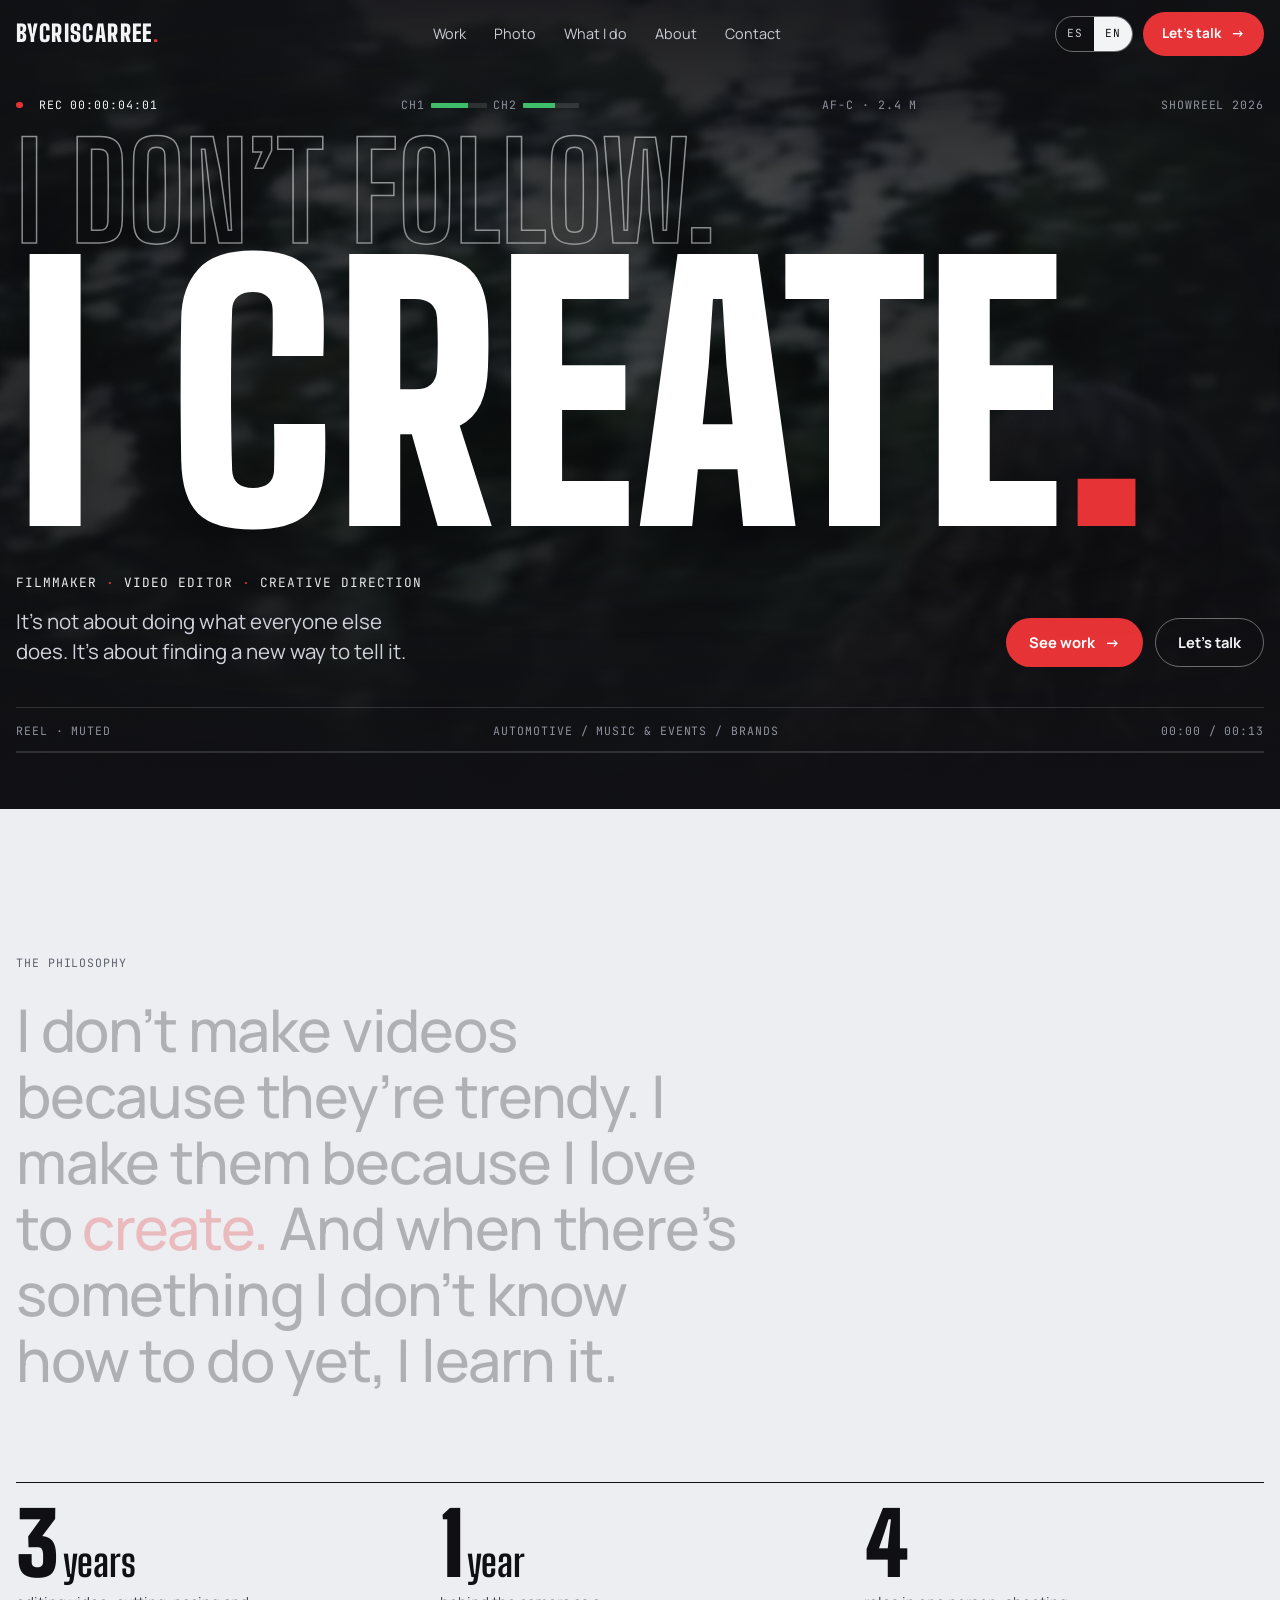
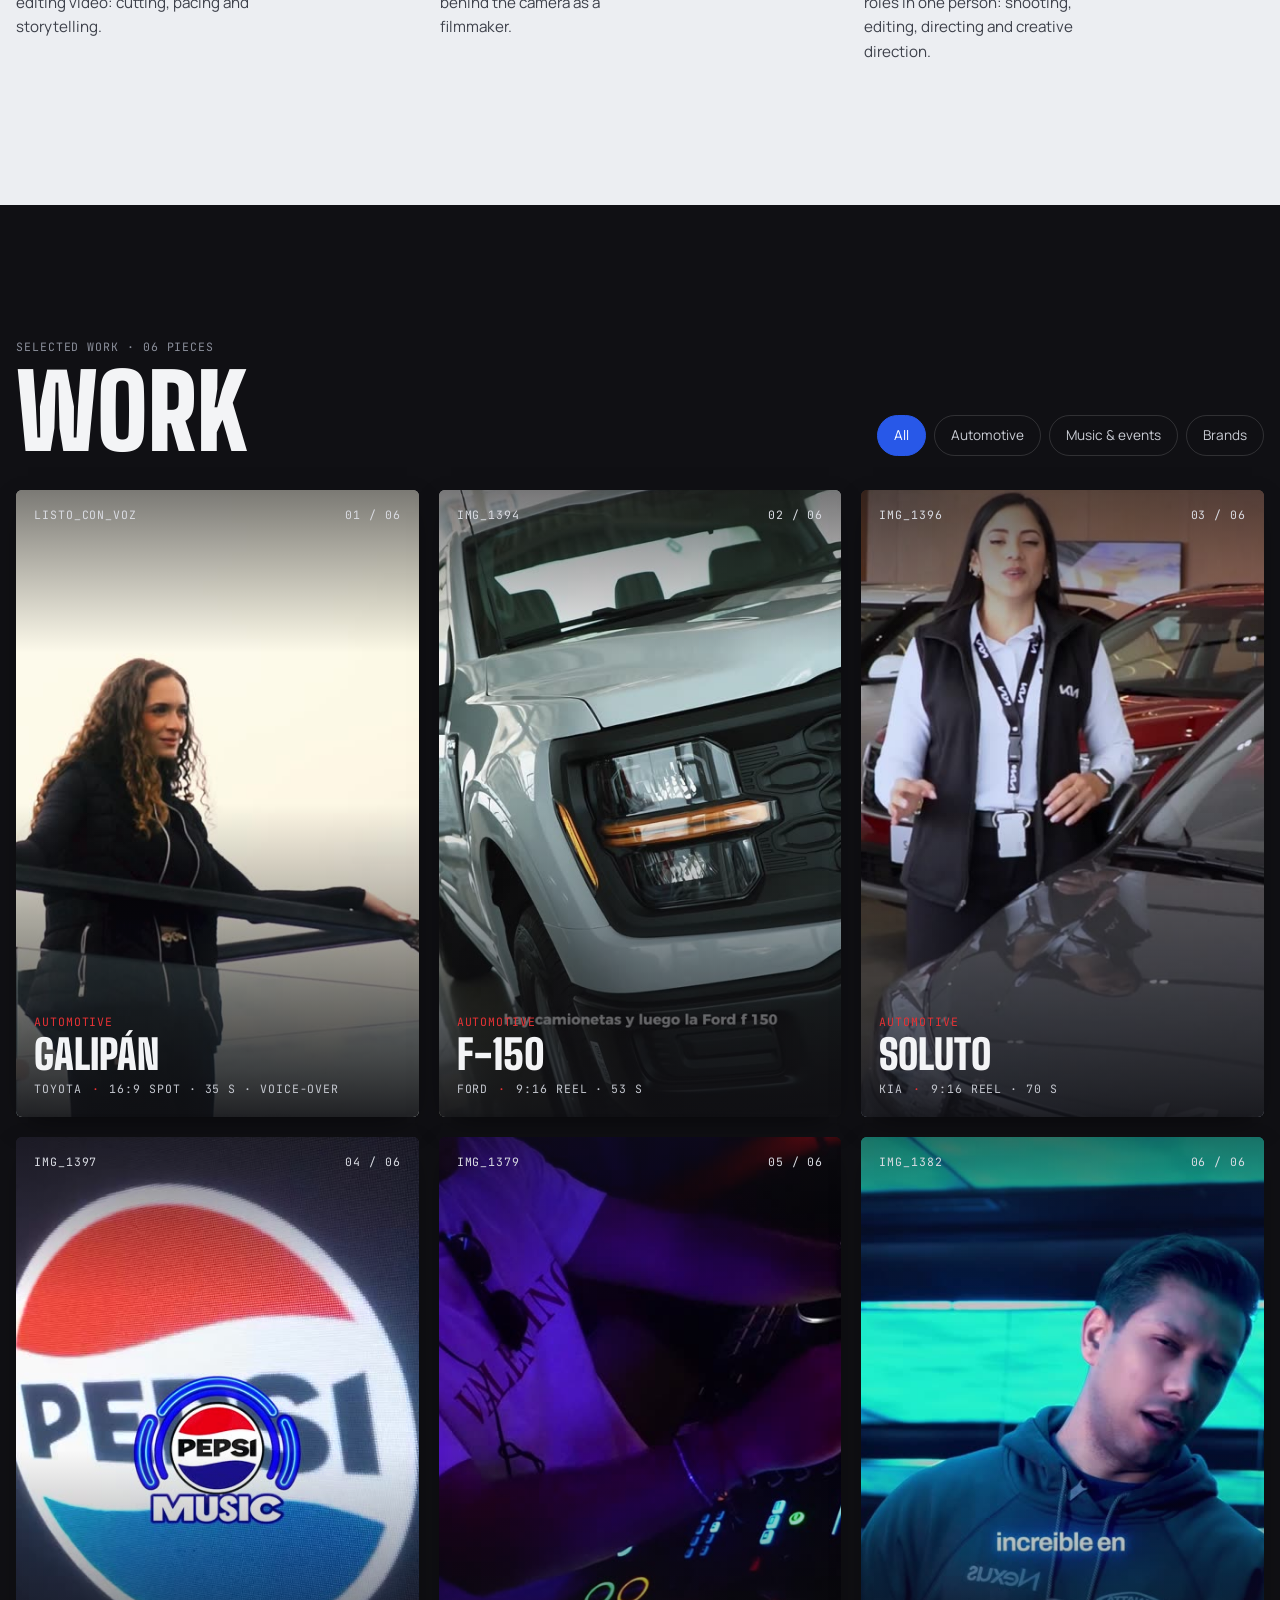
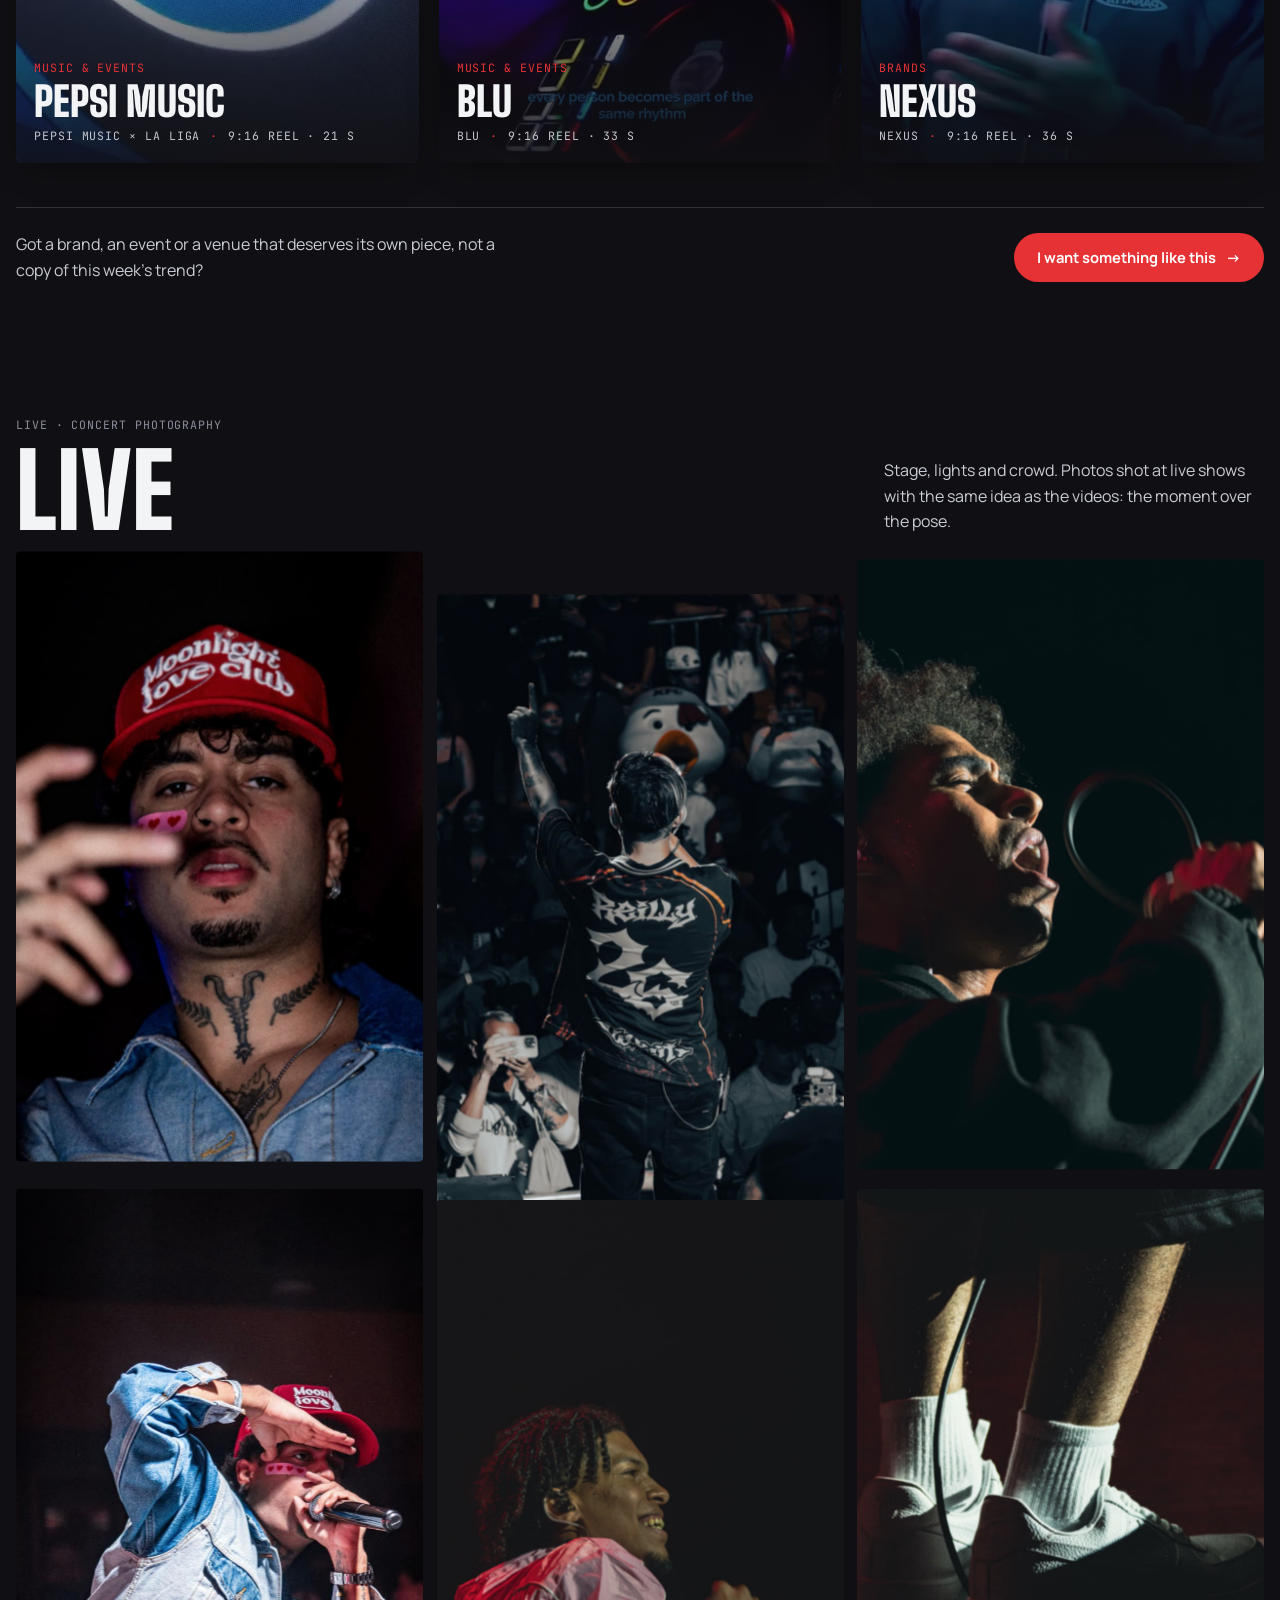
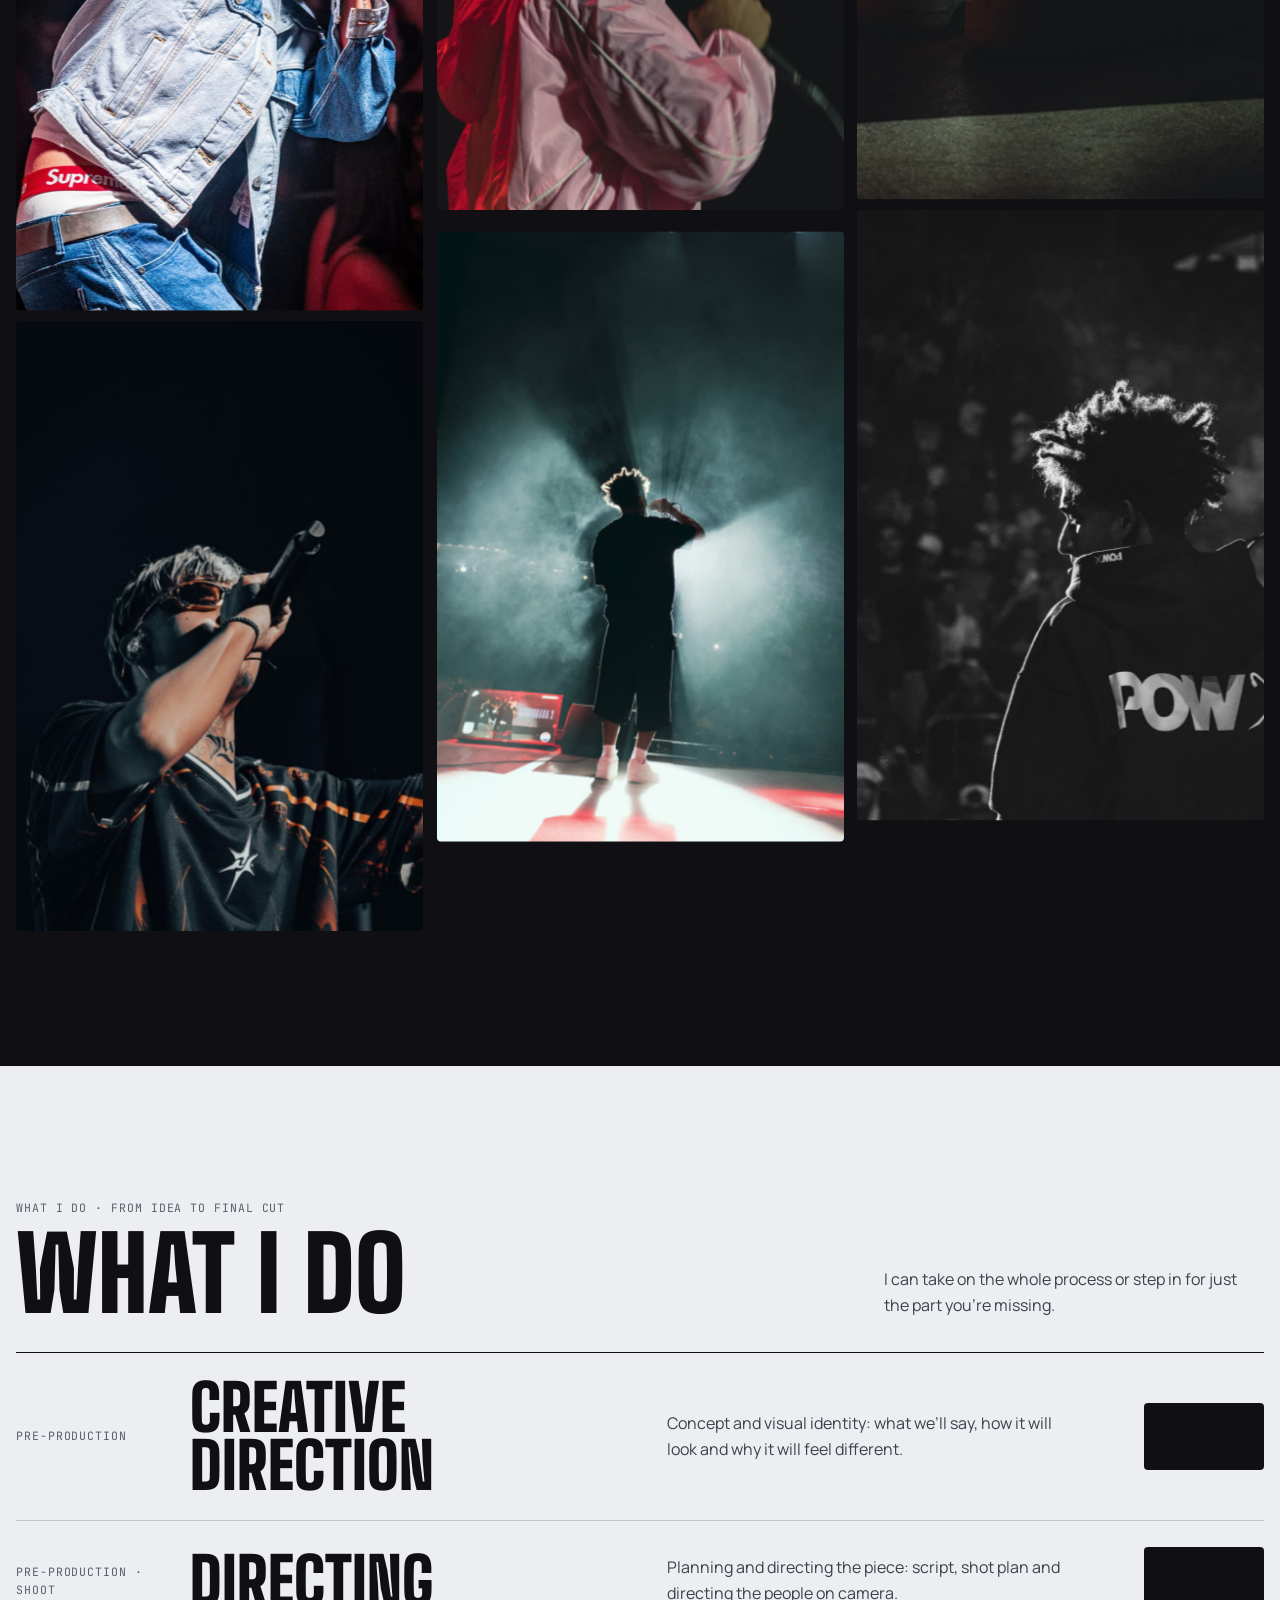
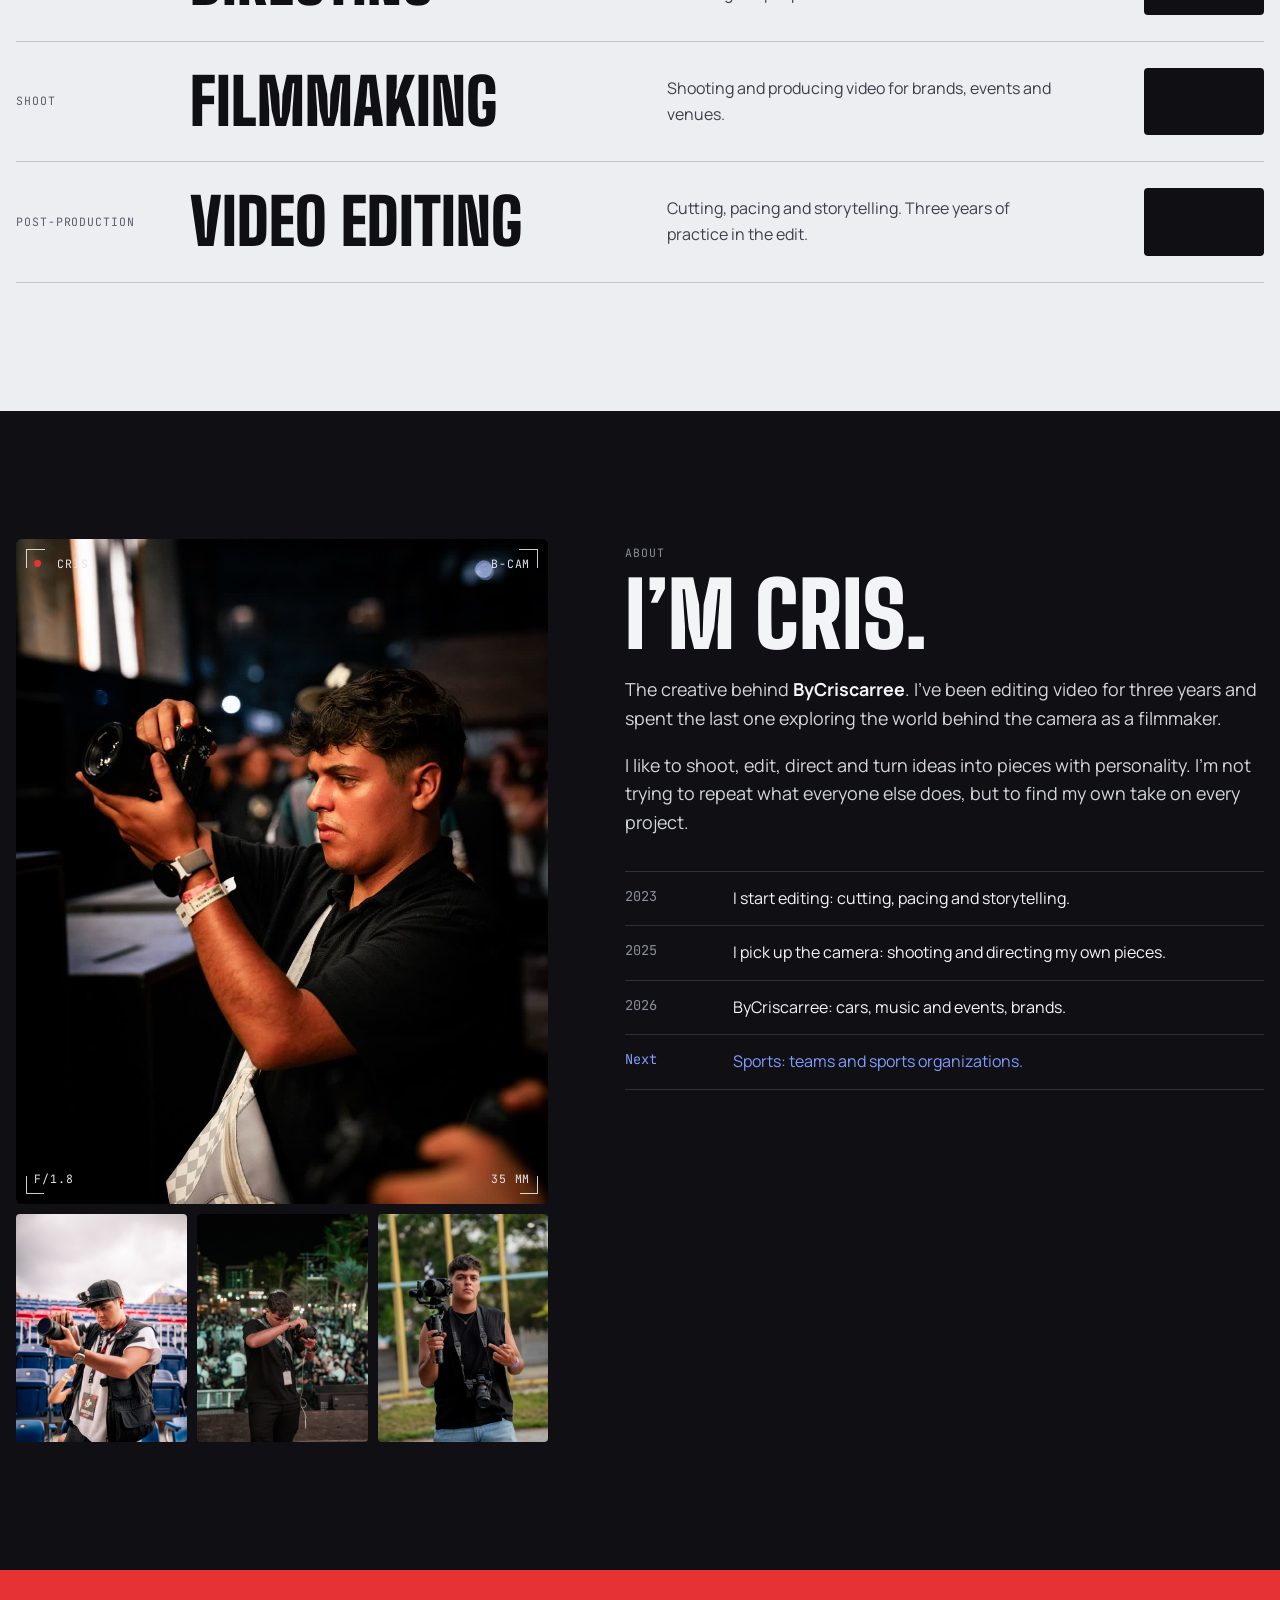
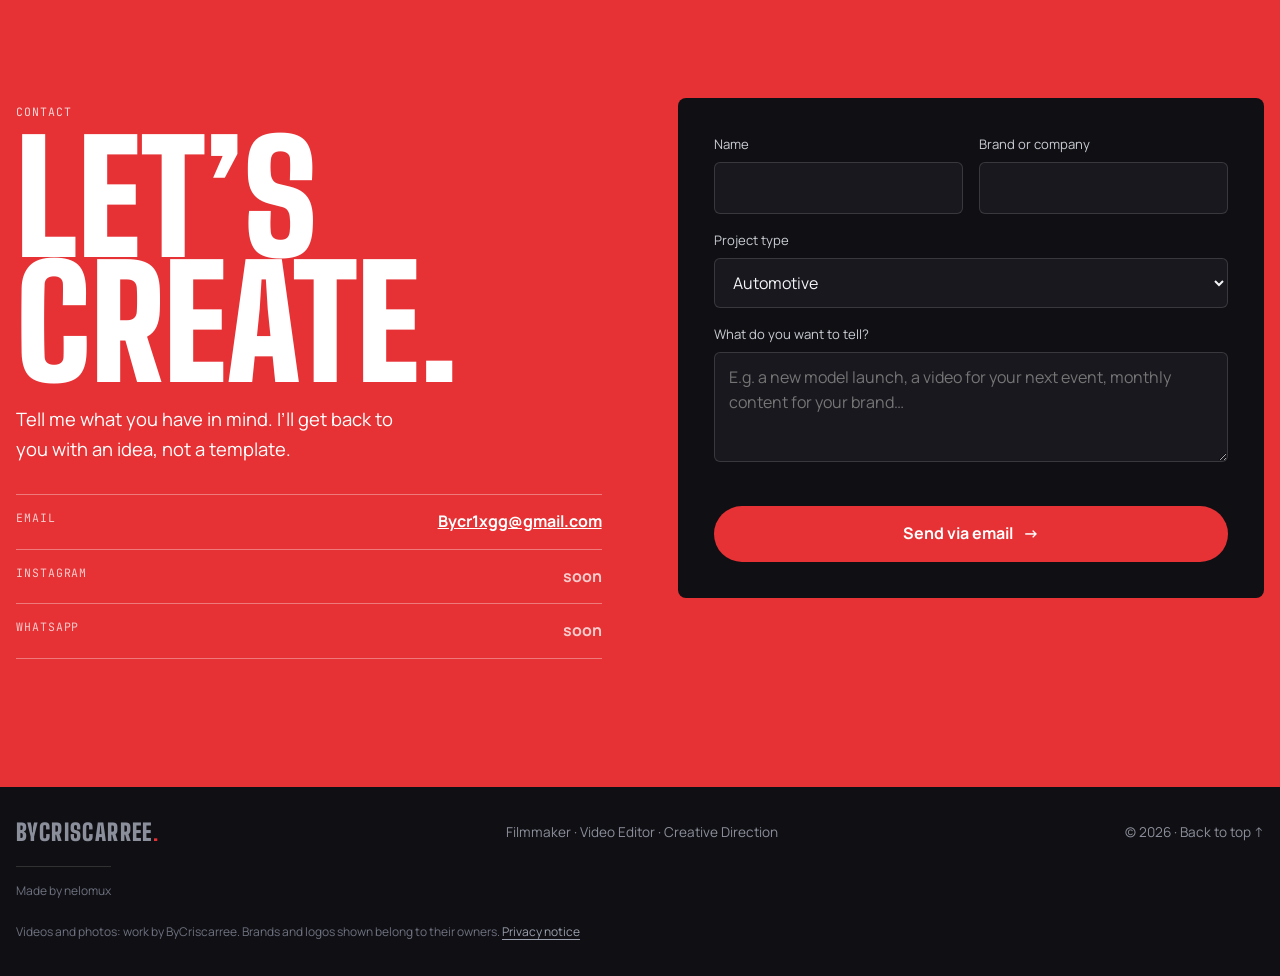
<file: bycriscarree/index.html>
<!doctype html>
<html lang="es">
<head>
<meta charset="utf-8">
<meta name="robots" content="noindex">
<meta name="viewport" content="width=device-width, initial-scale=1, viewport-fit=cover">
<title>ByCriscarree — Filmmaker y editor de video</title>
<meta name="description" content="ByCriscarree: filmmaker, editor de video y dirección creativa. Piezas para marcas automotrices, música y eventos, y negocios.">
<link rel="alternate" hreflang="es" href="?lang=es">
<link rel="alternate" hreflang="en" href="?lang=en">
<meta property="og:title" content="ByCriscarree — I don't follow. I create.">
<meta property="og:description" content="Filmmaker · Video Editor · Creative Direction">
<meta property="og:image" content="media/reel.jpg">
<link rel="preconnect" href="https://fonts.googleapis.com">
<link rel="preconnect" href="https://fonts.gstatic.com" crossorigin>
<link rel="stylesheet" href="https://fonts.googleapis.com/css2?family=Big+Shoulders+Display:wght@500;700;900&family=Manrope:wght@400;500;700&family=JetBrains+Mono:wght@400;500&display=swap">
<style>
/* Concepto: el sitio es el visor de una cámara. Marcos de encuadre, REC y timecode como lenguaje;
   negro dominante, una franja clara para leer, rojo para acciones, azul para lo interactivo. */
:root{
  --ink:#101014;          /* base dominante */
  --ink-2:#18181e;        /* superficies sobre negro */
  --paper:#eceef2;        /* franja clara, gris frío */
  --fg:#f3f4f6;
  --muted:#8b8f9b;        /* gris con sesgo azul */
  --line:rgba(243,244,246,.14);
  --red:#e63235;          /* énfasis y acciones */
  --blue:#2858e8;         /* acento interactivo y transiciones */
  --display:"Big Shoulders Display","Oswald","Arial Narrow",Impact,sans-serif;
  --body:"Manrope",system-ui,-apple-system,"Segoe UI",sans-serif;
  --mono:"JetBrains Mono",ui-monospace,"SF Mono",Menlo,monospace;
  --gut:max(16px,env(safe-area-inset-left,0px));
  --gut-r:max(16px,env(safe-area-inset-right,0px));
  --wrap:1320px;
  --ease:cubic-bezier(.22,1,.36,1);
  color-scheme:dark;
}
*{box-sizing:border-box}
html{scroll-behavior:smooth;-webkit-text-size-adjust:100%}
body{margin:0;background:var(--ink);color:var(--fg);font-family:var(--body);font-size:16px;line-height:1.6;overflow-x:hidden;-webkit-font-smoothing:antialiased}
img,video{max-width:100%;display:block}
a{color:inherit}
button{font:inherit;color:inherit;cursor:pointer}
:focus-visible{outline:2px solid var(--blue);outline-offset:3px}
[hidden]{display:none!important}
.wrap{max-width:var(--wrap);margin-inline:auto;padding-left:var(--gut);padding-right:var(--gut-r)}
.mono{font-family:var(--mono);font-size:.72rem;letter-spacing:.08em;text-transform:uppercase}
.rec-dot{display:inline-block;width:.6em;height:.6em;border-radius:50%;background:var(--red);vertical-align:.05em}
.blink{animation:blink 1.1s steps(2,start) infinite}
@keyframes blink{to{visibility:hidden}}

/* Esquinas de encuadre reutilizables */
.frame{position:relative}
.frame::before,.frame::after,.frame>.c1,.frame>.c2{content:"";position:absolute;width:18px;height:18px;border:1.5px solid currentColor;pointer-events:none;z-index:3}
.frame::before{top:10px;left:10px;border-right:0;border-bottom:0}
.frame::after{top:10px;right:10px;border-left:0;border-bottom:0}
.frame>.c1{bottom:10px;left:10px;border-right:0;border-top:0}
.frame>.c2{bottom:10px;right:10px;border-left:0;border-top:0}

/* ---------- Carga: visor grabando ---------- */
#loader{position:fixed;inset:0;z-index:100;background:var(--ink);display:grid;place-items:center;transition:clip-path .9s var(--ease)}
#loader.out{clip-path:inset(0 0 100% 0)}
#loader .vf{position:absolute;inset:max(20px,env(safe-area-inset-top,0px)) 20px max(20px,env(safe-area-inset-bottom,0px));color:var(--muted)}
#loader .tc{font-family:var(--display);font-weight:700;font-size:clamp(3.2rem,13vw,8rem);line-height:1;letter-spacing:.01em;font-variant-numeric:tabular-nums}
#loader .row{display:flex;justify-content:space-between;gap:16px;color:var(--muted)}
#loader .center{display:grid;gap:14px;justify-items:center;text-align:center}
#loader .hud{position:absolute;left:34px;right:34px;display:flex;justify-content:space-between}
#loader .hud.top{top:34px}#loader .hud.bot{bottom:34px}

/* ---------- Navegación ---------- */
.nav{position:fixed;top:0;left:0;right:0;z-index:50;padding-top:env(safe-area-inset-top,0px);transition:background .3s,backdrop-filter .3s}
.nav.solid{background:rgba(16,16,20,.78);backdrop-filter:blur(12px);-webkit-backdrop-filter:blur(12px);border-bottom:1px solid var(--line)}
.nav .wrap{display:flex;align-items:center;justify-content:space-between;gap:16px;height:68px}
.brand{font-family:var(--display);font-weight:900;font-size:1.45rem;letter-spacing:.06em;text-decoration:none;line-height:1}
.brand b{color:var(--red)}
.nav ul{display:flex;gap:28px;list-style:none;margin:0;padding:0}
.nav ul a{text-decoration:none;font-size:.9rem;color:#c9ccd4;transition:color .2s}
.nav ul a:hover{color:var(--fg)}
.pill{display:inline-flex;align-items:center;gap:10px;border-radius:999px;padding:12px 22px;font-weight:700;font-size:.92rem;text-decoration:none;border:1.5px solid transparent;transition:transform .25s var(--ease),background .25s,border-color .25s,color .25s}
.pill:active{transform:scale(.97)}
.pill.red{background:var(--red);color:#fff}
.pill.red:hover{background:#ff3b3e}
.pill.ghost{border-color:rgba(243,244,246,.4)}
.pill.ghost:hover{border-color:var(--fg);background:rgba(243,244,246,.06)}
.pill .arr{transition:transform .25s var(--ease)}
.pill:hover .arr{transform:translateX(3px)}
.nav .pill{padding:10px 18px;font-size:.85rem}
.menu-btn{display:none;background:none;border:1.5px solid rgba(243,244,246,.4);border-radius:999px;padding:9px 16px}
#mobileMenu{position:fixed;inset:0;z-index:60;background:var(--ink);display:flex;flex-direction:column;justify-content:space-between;padding:calc(84px + env(safe-area-inset-top,0px)) var(--gut-r) calc(28px + env(safe-area-inset-bottom,0px)) var(--gut)}
#mobileMenu a.big{display:block;font-family:var(--display);font-weight:900;font-size:3.4rem;line-height:1.05;text-decoration:none;text-transform:uppercase}
#mobileMenu a.big:hover{color:var(--red)}
#mobileMenu .close{position:absolute;top:calc(14px + env(safe-area-inset-top,0px));right:var(--gut-r);background:none;border:1.5px solid rgba(243,244,246,.4);border-radius:999px;padding:9px 16px}

/* ---------- Hero ---------- */
.hero{position:relative;padding-top:calc(96px + env(safe-area-inset-top,0px));padding-bottom:56px;overflow:hidden}
.hero .hud{display:flex;justify-content:space-between;gap:12px;color:var(--muted);margin-bottom:22px}
.hero .hud .live{color:var(--fg)}
.headline{margin:0;font-family:var(--display);text-transform:uppercase;line-height:.84;letter-spacing:-.005em}
.headline .l1{display:block;font-weight:700;font-size:clamp(3rem,10.4vw,10.2rem);color:transparent;-webkit-text-stroke:1.5px rgba(243,244,246,.55)}
/* "I CREATE." recortado: el reel se ve solo a través de las letras */
.knock{position:relative;display:block;margin-top:.04em;isolation:isolate}
.knock video{position:absolute;width:1px;height:1px;opacity:0;pointer-events:none}
.knock canvas{display:block;width:100%;height:auto}
.knock .fallback{display:block;font-weight:900;font-size:clamp(5.4rem,21.5vw,21rem);line-height:.86;white-space:nowrap}
.knock .fallback b{color:var(--red)}
.hero-foot{display:grid;grid-template-columns:1.1fr 1fr;gap:32px;align-items:end;margin-top:34px}
.roles{color:var(--fg);font-size:.8rem}
.roles span{color:var(--red)}
.hero p.lede{margin:12px 0 0;font-size:clamp(1.05rem,1.6vw,1.3rem);line-height:1.5;color:#cfd2da;max-width:34ch;text-wrap:balance}
.ctas{display:flex;gap:12px;flex-wrap:wrap;justify-content:flex-end}
.reel-meta{display:flex;justify-content:space-between;gap:12px;margin-top:40px;padding-top:14px;border-top:1px solid var(--line);color:var(--muted)}
.scrub{position:relative;height:2px;background:var(--line);margin-top:10px;overflow:hidden}
.scrub i{position:absolute;inset:0 auto 0 0;width:0;background:var(--red)}

/* ---------- Manifiesto (franja clara) ---------- */
.manifesto{background:var(--paper);color:var(--ink);padding-block:clamp(72px,11vw,150px)}
.manifesto .mono{color:#5b5f6b}
.manifesto blockquote{margin:22px 0 0;font-family:var(--body);font-weight:500;font-size:clamp(1.8rem,4.6vw,4.1rem);line-height:1.12;letter-spacing:-.02em;max-width:20ch;text-wrap:balance}
.manifesto blockquote .w{opacity:.28;transition:opacity .5s}
.manifesto blockquote .w.on{opacity:1}
.manifesto blockquote em{font-style:normal;color:var(--red)}
.facts{display:grid;grid-template-columns:repeat(3,minmax(0,1fr));gap:24px;margin-top:clamp(48px,7vw,90px);border-top:1.5px solid var(--ink);padding-top:22px}
.facts .n{font-family:var(--display);font-weight:900;font-size:clamp(3rem,7vw,5.4rem);line-height:.9}
.facts .n small{font-size:.45em;font-weight:700;margin-left:.08em}
.facts p{margin:8px 0 0;font-size:.95rem;color:#3d404a;max-width:26ch}

/* ---------- Trabajo ---------- */
section.work{padding-block:clamp(80px,10vw,140px)}
.sec-head{display:flex;justify-content:space-between;align-items:end;gap:24px;flex-wrap:wrap;margin-bottom:34px}
.sec-head h2{margin:10px 0 0;font-family:var(--display);font-weight:900;text-transform:uppercase;font-size:clamp(3rem,8vw,7rem);line-height:.86}
.sec-head .mono{color:var(--muted)}
.filters{display:flex;gap:8px;flex-wrap:wrap}
.filters button{background:none;border:1.5px solid var(--line);border-radius:999px;padding:9px 16px;font-size:.85rem;color:#c9ccd4;transition:all .2s}
.filters button:hover{border-color:rgba(243,244,246,.45);color:var(--fg)}
.filters button[aria-pressed="true"]{background:var(--blue);border-color:var(--blue);color:#fff}
.grid{display:grid;grid-template-columns:repeat(3,minmax(0,1fr));gap:20px}
.card{position:relative;display:block;width:100%;text-align:left;background:var(--ink-2);border:0;padding:0;border-radius:6px;overflow:hidden;color:var(--fg);aspect-ratio:9/14;max-width:100%;transition:transform .5s var(--ease)}
.card[hidden]{display:none}
.card video,.card img{position:absolute;inset:0;width:100%;height:100%;object-fit:cover;transition:transform 1.2s var(--ease),filter .6s}
.card img{z-index:1;transition:opacity .4s}
.card.playing img{opacity:0}
.card video{filter:saturate(.85)}
.card:hover video{transform:scale(1.04);filter:saturate(1)}
.card::after{content:"";position:absolute;inset:0;background:linear-gradient(180deg,rgba(16,16,20,.55) 0%,transparent 26%,transparent 50%,rgba(16,16,20,.92) 100%);z-index:2}
.card .frame-c{position:absolute;inset:0;color:rgba(255,255,255,.75);z-index:3;opacity:0;transition:opacity .3s,inset .4s var(--ease)}
.card:hover .frame-c,.card.playing .frame-c{opacity:1}
.card .top,.card .bot{position:absolute;left:18px;right:18px;z-index:4;display:flex;justify-content:space-between;gap:10px}
.card .top{top:16px;color:#d9dbe2}
.card .bot{bottom:18px;flex-direction:column;gap:6px}
.card h3{margin:0;font-family:var(--display);font-weight:900;text-transform:uppercase;font-size:clamp(2rem,3.2vw,2.8rem);line-height:.9}
.card .meta{color:#c4c7cf;display:flex;gap:10px;flex-wrap:wrap}
.card .meta span+span::before{content:"·";margin-right:10px;color:var(--red)}
.tag{font-family:var(--mono);font-size:.62rem;letter-spacing:.1em;text-transform:uppercase;padding:3px 7px;border:1px solid rgba(255,255,255,.35);border-radius:3px}
.work-cta{display:flex;justify-content:space-between;align-items:center;gap:20px;flex-wrap:wrap;margin-top:44px;padding-top:24px;border-top:1px solid var(--line)}
.work-cta p{margin:0;color:#c9ccd4;max-width:48ch}

/* ---------- Servicios ---------- */
.services{background:var(--paper);color:var(--ink);padding-block:clamp(80px,10vw,140px)}
.services .sec-head .mono{color:#5b5f6b}
.services .sec-head p{margin:0;max-width:38ch;color:#3d404a}
.svc{list-style:none;margin:0;padding:0;border-top:1.5px solid var(--ink)}
.svc li{position:relative;display:grid;grid-template-columns:150px minmax(0,1fr) minmax(0,1fr) 120px;gap:24px;align-items:center;padding-block:26px;border-bottom:1px solid rgba(16,16,20,.18)}
.svc .stage{color:#5b5f6b}
.svc h3{margin:0;font-family:var(--display);font-weight:900;text-transform:uppercase;font-size:clamp(2.2rem,5vw,4.4rem);line-height:.9;transition:color .25s,transform .4s var(--ease)}
.svc p{margin:0;color:#3d404a;max-width:40ch}
.svc .thumb{width:120px;aspect-ratio:16/9;border-radius:4px;overflow:hidden;background:var(--ink);justify-self:end}
.svc .thumb video{width:100%;height:100%;object-fit:cover}
.svc li:hover h3{color:var(--blue);transform:translateX(6px)}

/* ---------- About ---------- */
section.about{padding-block:clamp(80px,10vw,140px)}
.about .cols{display:grid;grid-template-columns:minmax(0,5fr) minmax(0,6fr);gap:clamp(32px,6vw,90px);align-items:start}
.portrait{position:relative;border-radius:6px;overflow:hidden;aspect-ratio:4/5;max-width:100%;background:var(--ink-2);color:rgba(255,255,255,.8)}
.portrait video,.portrait img{position:absolute;inset:0;width:100%;height:100%;object-fit:cover}
.portrait .hud{position:absolute;left:18px;right:18px;z-index:4;display:flex;justify-content:space-between;color:#e3e5ea}
.portrait .hud.t{top:16px}.portrait .hud.b{bottom:16px}
.portrait .note{position:absolute;z-index:4;left:18px;right:18px;bottom:46px;font-size:.8rem;color:#cfd2da}
.about h2{margin:12px 0 22px;font-family:var(--display);font-weight:900;text-transform:uppercase;font-size:clamp(3rem,7vw,6rem);line-height:.86}
.about .bio{font-size:clamp(1.05rem,1.4vw,1.2rem);color:#d3d6dd;max-width:58ch}
.about .bio p{margin:0 0 1em}
.about .bio strong{color:var(--fg);font-weight:700}
.timeline{list-style:none;margin:34px 0 0;padding:0;display:grid;gap:0;border-top:1px solid var(--line)}
.timeline li{display:grid;grid-template-columns:90px minmax(0,1fr);gap:18px;padding-block:14px;border-bottom:1px solid var(--line)}
.timeline .y{font-family:var(--mono);color:var(--muted);font-size:.85rem;font-variant-numeric:tabular-nums}
.timeline li.next .y,.timeline li.next span{color:#7f9cff}

/* ---------- Contacto ---------- */
.contact{background:var(--red);color:#fff;padding-block:clamp(80px,10vw,140px)}
.contact .cols{display:grid;grid-template-columns:minmax(0,1fr) minmax(0,1fr);gap:clamp(32px,6vw,90px)}
.contact h2{margin:12px 0 18px;font-family:var(--display);font-weight:900;text-transform:uppercase;font-size:clamp(4rem,12vw,10.5rem);line-height:.82}
.contact .lead{font-size:1.15rem;max-width:36ch;margin:0 0 30px}
.channels{display:grid;gap:0;border-top:1px solid rgba(255,255,255,.35)}
.channels div{display:flex;justify-content:space-between;gap:16px;padding-block:14px;border-bottom:1px solid rgba(255,255,255,.35);flex-wrap:wrap}
.channels .mono{color:rgba(255,255,255,.75)}
.channels .v{font-weight:700;user-select:all;overflow-wrap:anywhere}
.channels .tbd{font-family:var(--mono);font-size:.62rem;letter-spacing:.08em;text-transform:uppercase;margin-left:8px;padding:2px 6px;border:1px solid rgba(255,255,255,.5);border-radius:3px;vertical-align:.15em}
form.brief{background:var(--ink);color:var(--fg);border-radius:8px;padding:clamp(22px,3vw,36px);display:grid;gap:16px;align-self:start}
form.brief .row{display:grid;grid-template-columns:1fr 1fr;gap:16px}
form.brief label{display:grid;gap:7px;font-size:.82rem;color:#c9ccd4;min-width:0}
form.brief input,form.brief select,form.brief textarea{width:100%;background:var(--ink-2);border:1.5px solid var(--line);border-radius:6px;color:var(--fg);font:inherit;font-size:1rem;padding:12px 14px;transition:border-color .2s}
form.brief textarea{min-height:110px;resize:vertical}
form.brief input:focus,form.brief select:focus,form.brief textarea:focus{outline:none;border-color:var(--blue)}
form.brief .err{color:#ff8a8c;font-size:.8rem;min-height:1em}
form.brief .hp{position:absolute;left:-9999px;width:1px;height:1px;overflow:hidden}
form.brief .legal{font-size:.75rem;color:var(--muted);margin:0}
form.brief .pill{justify-content:center;border:0;width:100%;padding:15px 22px;font-size:1rem}
.sent{display:grid;gap:12px;align-content:center;min-height:300px}
.sent h3{margin:0;font-family:var(--display);font-weight:900;font-size:3rem;text-transform:uppercase;line-height:.9}
.sent p{margin:0;color:#c9ccd4}

footer{padding-block:34px calc(34px + env(safe-area-inset-bottom,0px));color:var(--muted);font-size:.85rem}
footer .wrap{display:flex;justify-content:space-between;gap:16px 30px;flex-wrap:wrap;align-items:center}
footer a{text-decoration:none}footer a:hover{color:var(--fg)}
.credit{border-top:1px solid var(--line);margin-top:22px;padding-top:14px;font-size:.75rem;color:#6e7280}
.credit a:hover{color:#c9ccd4}

/* ---------- Idioma ---------- */
.lang{display:inline-flex;border:1.5px solid rgba(243,244,246,.4);border-radius:999px;overflow:hidden}
.lang button{background:none;border:0;padding:8px 11px;font-family:var(--mono);font-size:.7rem;letter-spacing:.08em;color:#c9ccd4}
.lang button[aria-pressed="true"]{background:var(--fg);color:var(--ink)}
.nav-r{display:flex;align-items:center;gap:10px}
#mobileMenu .lang{align-self:flex-start;margin-bottom:18px}

/* ---------- Fotografía en vivo ---------- */
section.photo{padding-block:0 clamp(80px,10vw,140px)}
.shots{columns:3 280px;column-gap:14px}
.shot{display:block;width:100%;margin:0 0 14px;padding:0;border:0;background:var(--ink-2);border-radius:4px;overflow:hidden;break-inside:avoid;position:relative;color:#fff}
.shot img{width:100%;height:auto;transition:transform 1s var(--ease),filter .5s;filter:saturate(.9)}
.shot:hover img{transform:scale(1.11);filter:saturate(1.05)}
.shot .mono{position:absolute;left:12px;bottom:10px;z-index:2;opacity:0;transition:opacity .3s;color:#e3e5ea}
.shot:hover .mono,.shot:focus-visible .mono{opacity:1}
dialog.lb{width:100%;height:100%;max-width:100%;max-height:100%;margin:0;padding:0;border:0;background:rgba(5,5,8,.95);color:var(--fg)}
dialog.lb img{position:absolute;inset:calc(64px + env(safe-area-inset-top,0px)) 16px calc(24px + env(safe-area-inset-bottom,0px));width:calc(100% - 32px);height:calc(100% - 88px - env(safe-area-inset-top,0px) - env(safe-area-inset-bottom,0px));object-fit:contain}
dialog.lb .bar{position:absolute;top:0;left:0;right:0;display:flex;justify-content:space-between;align-items:center;gap:10px;padding:calc(14px + env(safe-area-inset-top,0px)) var(--gut-r) 0 var(--gut)}
dialog.lb button{background:none;border:1.5px solid rgba(243,244,246,.4);border-radius:999px;padding:8px 16px}

/* ---------- Detrás de cámara (About) ---------- */
.bts{display:grid;grid-template-columns:repeat(3,minmax(0,1fr));gap:10px;margin-top:10px}
.bts img{width:100%;aspect-ratio:3/4;object-fit:cover;border-radius:4px}

/* ---------- Ficha de proyecto ---------- */
dialog.project{width:min(1100px,100%);max-width:100%;max-height:100%;height:100%;margin:0 auto;padding:0;border:0;background:var(--ink);color:var(--fg);overflow:auto}
dialog.project::backdrop{background:rgba(5,5,8,.85)}
@media (min-width:900px){dialog.project{height:auto;max-height:calc(100% - 48px);margin-block:24px;border-radius:10px}}
dialog.project .bar{position:sticky;top:0;z-index:5;display:flex;justify-content:space-between;align-items:center;gap:12px;padding:calc(14px + env(safe-area-inset-top,0px)) var(--gut-r) 14px var(--gut);background:rgba(16,16,20,.9);backdrop-filter:blur(8px)}
dialog.project .x{background:none;border:1.5px solid rgba(243,244,246,.4);border-radius:999px;padding:8px 16px}
dialog.project .player{position:relative;aspect-ratio:16/9;background:#000;color:rgba(255,255,255,.7)}
dialog.project .player video{width:100%;height:100%;object-fit:cover}
/* Piezas verticales: se ven completas, sin recorte */
dialog.project .player.v{aspect-ratio:auto;height:min(78vh,860px);height:min(78dvh,860px)}
dialog.project .player.v video{object-fit:contain}
dialog.project .pending{font-size:.8rem;color:#c9ccd4;border:1px dashed rgba(243,244,246,.3);border-radius:6px;padding:10px 12px;margin:0 0 22px}
dialog.project .body{padding:28px var(--gut-r) calc(36px + env(safe-area-inset-bottom,0px)) var(--gut);display:grid;grid-template-columns:minmax(0,1fr) minmax(0,1.4fr);gap:30px 50px}
dialog.project h2{margin:0;font-family:var(--display);font-weight:900;text-transform:uppercase;font-size:clamp(3rem,7vw,5.6rem);line-height:.86}
dialog.project dl{display:grid;grid-template-columns:auto 1fr;gap:10px 18px;margin:22px 0 0;font-size:.92rem}
dialog.project dt{font-family:var(--mono);font-size:.7rem;letter-spacing:.08em;text-transform:uppercase;color:var(--muted);padding-top:3px}
dialog.project dd{margin:0}
dialog.project .story h4{margin:0 0 6px;font-family:var(--mono);font-size:.72rem;letter-spacing:.08em;text-transform:uppercase;color:var(--red);font-weight:500}
dialog.project .story p{margin:0 0 22px;color:#d3d6dd;max-width:60ch}
dialog.project .sample{font-size:.8rem;color:#c9ccd4;border:1px dashed rgba(243,244,246,.3);border-radius:6px;padding:10px 12px;margin:0 0 22px}

/* ---------- Revelado al hacer scroll (parte de un estado visible) ---------- */
.rv{transition:transform .9s var(--ease),opacity .9s var(--ease)}
.js .rv.pre{transform:translateY(28px);opacity:.001}

/* ---------- Profundidad y textura de cámara ---------- */
/* Grano de película sobre todo el sitio (ruido SVG, se mueve a 12 fps) */
body::after{content:"";position:fixed;inset:-50%;z-index:90;pointer-events:none;opacity:.075;mix-blend-mode:overlay;
  background-image:url("data:image/svg+xml,%3Csvg xmlns='http://www.w3.org/2000/svg' width='220' height='220'%3E%3Cfilter id='n'%3E%3CfeTurbulence type='fractalNoise' baseFrequency='.9' numOctaves='2' stitchTiles='stitch'/%3E%3C/filter%3E%3Crect width='100%25' height='100%25' filter='url(%23n)'/%3E%3C/svg%3E");
  animation:grain .9s steps(10) infinite}
@keyframes grain{0%{transform:translate(0,0)}10%{transform:translate(-3%,-5%)}20%{transform:translate(-8%,2%)}30%{transform:translate(4%,-8%)}40%{transform:translate(-2%,9%)}50%{transform:translate(-9%,4%)}60%{transform:translate(7%,0)}70%{transform:translate(0,7%)}80%{transform:translate(2%,-3%)}90%{transform:translate(-6%,6%)}100%{transform:translate(0,0)}}
/* Hero en capas: reel de fondo, viñeta y titular adelante */
.hero{isolation:isolate}
.hero-bg{position:absolute;inset:0;z-index:-1;overflow:hidden;will-change:transform}
.hero-bg video{position:absolute;inset:-6%;width:112%;height:112%;max-width:none;object-fit:cover;opacity:.34;filter:blur(3px) saturate(.8) contrast(1.1);transform:scale(var(--bgs,1.08));transform-origin:50% 40%}
.hero-bg::after{content:"";position:absolute;inset:0;background:radial-gradient(120% 90% at 50% 45%,rgba(16,16,20,.15) 0%,rgba(16,16,20,.72) 62%,var(--ink) 100%),linear-gradient(180deg,rgba(16,16,20,.6) 0%,transparent 22%,transparent 70%,var(--ink) 100%)}
.hero-fg{will-change:transform}
.headline .l1{text-shadow:0 0 40px rgba(0,0,0,.4)}
.knock canvas{filter:drop-shadow(0 18px 40px rgba(0,0,0,.55))}
/* Medidores de audio del visor */
.meters{display:inline-flex;align-items:center;gap:6px}
.lv{display:inline-block;width:56px;height:5px;background:rgba(243,244,246,.12);border-radius:1px;overflow:hidden}
.lv b{display:block;height:100%;width:30%;background:linear-gradient(90deg,#3fbf6a 0 70%,#e6c832 70% 88%,var(--red) 88%);background-size:56px 100%;transition:width .08s linear}
/* Tarjetas con inclinación 3D y brillo que sigue al cursor */
.grid{perspective:1200px}
.card{transform-style:preserve-3d;transform:rotateX(var(--rx,0deg)) rotateY(var(--ry,0deg)) translateZ(0);transition:transform .6s var(--ease),box-shadow .6s var(--ease);box-shadow:0 10px 30px -12px rgba(0,0,0,.6)}
.card.tilt{transition:transform .12s linear,box-shadow .6s var(--ease);box-shadow:0 40px 70px -25px rgba(0,0,0,.85)}
.card video,.card img{transform:translate(var(--px,0),var(--py,0)) scale(1.08)}
.card:hover video{transform:translate(var(--px,0),var(--py,0)) scale(1.1)}
.card .glare{position:absolute;inset:0;z-index:3;pointer-events:none;opacity:0;transition:opacity .4s;background:radial-gradient(600px circle at var(--gx,50%) var(--gy,50%),rgba(255,255,255,.14),transparent 45%)}
.card.tilt .glare{opacity:1}
.card .bot,.card .top{transform:translateZ(40px)}
/* Fotos: cada una se mueve a su velocidad */
.shot{will-change:transform}
.shot img{transform:scale(1.06)}
/* Viñeta en la ficha del proyecto */
dialog.project .player::after{content:"";position:absolute;inset:0;pointer-events:none;box-shadow:inset 0 0 120px rgba(0,0,0,.55)}

/* ---------- Aviso legal ---------- */
.legal-ft{margin:10px 0 0;font-size:.75rem;color:#6e7280}
.linkbtn{background:none;border:0;padding:0;font:inherit;color:#9aa0ad;text-decoration:underline;text-underline-offset:3px}
.linkbtn:hover{color:var(--fg)}
dialog.priv{width:min(720px,100%);max-width:100%;max-height:calc(100% - 32px);margin:auto;padding:0;border:0;border-radius:10px;background:var(--ink);color:var(--fg);overflow:auto}
dialog.priv::backdrop{background:rgba(5,5,8,.85)}
dialog.priv .bar{position:sticky;top:0;display:flex;justify-content:space-between;align-items:center;padding:14px 22px;background:rgba(16,16,20,.95);border-bottom:1px solid var(--line)}
dialog.priv .x{background:none;border:1.5px solid rgba(243,244,246,.4);border-radius:999px;padding:8px 16px}
dialog.priv .pbody{padding:24px 22px 30px}
dialog.priv h2{margin:0 0 16px;font-family:var(--display);font-weight:900;text-transform:uppercase;font-size:2.6rem;line-height:.9}
dialog.priv p{margin:0 0 14px;color:#d3d6dd;font-size:.95rem}
dialog.priv a{color:#9db3ff}

/* ---------- Responsive ---------- */
@media (max-width:1000px){
  .grid{grid-template-columns:repeat(2,minmax(0,1fr))}
  .svc li{grid-template-columns:110px minmax(0,1fr) 110px}
  .svc li p{grid-column:2/3}
  .svc .thumb{grid-row:1/3;grid-column:3;width:110px}
}
@media (max-width:820px){
  .nav ul,.nav .pill,.nav .lang{display:none}
  .menu-btn{display:inline-block}
  .hero-foot{grid-template-columns:1fr}
  .ctas{justify-content:flex-start}
  .about .cols,.contact .cols{grid-template-columns:1fr}
  .portrait{max-width:440px}
  dialog.project .body{grid-template-columns:1fr}
}
@media (max-width:640px){
  /* En móvil la galería es un carrusel táctil: el clip centrado se reproduce solo */
  .grid{display:flex;overflow-x:auto;scroll-snap-type:x mandatory;gap:12px;margin-right:calc(-1 * var(--gut-r));padding-right:var(--gut-r);scrollbar-width:none;padding-bottom:4px}
  .grid::-webkit-scrollbar{display:none}
  .card{flex:0 0 78%;scroll-snap-align:start}
  .facts{grid-template-columns:1fr;gap:18px}
  .facts>div{display:grid;grid-template-columns:110px 1fr;align-items:center;gap:14px}
  .facts p{margin:0}
  .svc li{grid-template-columns:minmax(0,1fr) 96px;gap:10px 16px;padding-block:22px}
  .svc .stage{grid-column:1/-1}
  .svc li h3{grid-column:1}
  .svc li p{grid-column:1/-1}
  .svc .thumb{grid-column:2;grid-row:2;width:96px}
  form.brief .row{grid-template-columns:1fr}
  .reel-meta .hide-s{display:none}
  .shots{columns:2;column-gap:8px}.shot{margin-bottom:8px}
  .hero .hud .hide-s{display:none}
}
@media (prefers-reduced-motion:reduce){
  html{scroll-behavior:auto}
  *,*::before,*::after{transition-duration:.01ms!important;animation:none!important}
  .js .rv.pre{transform:none;opacity:1}
}
</style>
</head>
<body>

<div id="loader" aria-hidden="true">
  <div class="vf frame"><span class="c1"></span><span class="c2"></span></div>
  <div class="hud top mono"><span><span class="rec-dot blink"></span>&nbsp; REC</span><span>A001 · TAKE 01</span></div>
  <div class="center">
    <span class="mono" style="color:var(--muted)">ByCriscarree</span>
    <div class="tc" id="ltc">00:00:00:00</div>
    <span class="mono" style="color:var(--muted)" id="lmsg" data-i18n="l.load">Cargando reel</span>
  </div>
  <div class="hud bot mono"><span>30 FPS · 4K</span><span>ISO 800 · 180°</span></div>
</div>

<header class="nav" id="nav">
  <div class="wrap">
    <a class="brand" href="#top" aria-label="ByCriscarree">BYCRISCARREE<b>.</b></a>
    <nav aria-label="Principal">
      <ul>
        <li><a href="#work" data-i18n="n.work">Proyectos</a></li>
        <li><a href="#photo" data-i18n="n.photo">Foto</a></li>
        <li><a href="#services" data-i18n="n.svc">Qué hago</a></li>
        <li><a href="#about" data-i18n="n.about">Sobre mí</a></li>
        <li><a href="#contact" data-i18n="n.contact">Contacto</a></li>
      </ul>
    </nav>
    <div class="nav-r">
      <div class="lang" role="group" aria-label="Idioma / Language"><button data-lang="es" aria-pressed="true">ES</button><button data-lang="en" aria-pressed="false">EN</button></div>
      <a class="pill red js-wa" href="#contact"><span data-i18n="c.talk">Hablemos</span> <span class="arr">→</span></a>
    </div>
    <button class="menu-btn mono" id="menuOpen" aria-expanded="false" aria-controls="mobileMenu" data-i18n="n.menu">Menú</button>
  </div>
</header>

<div id="mobileMenu" hidden>
  <button class="close mono" id="menuClose" data-i18n="n.close">Cerrar</button>
  <nav aria-label="Menú móvil">
    <div class="lang" role="group" aria-label="Idioma / Language"><button data-lang="es" aria-pressed="true">ES</button><button data-lang="en" aria-pressed="false">EN</button></div>
    <a class="big" href="#work" data-i18n="n.work">Proyectos</a>
    <a class="big" href="#photo" data-i18n="n.photo">Foto</a>
    <a class="big" href="#services" data-i18n="n.svc">Qué hago</a>
    <a class="big" href="#about" data-i18n="n.about">Sobre mí</a>
    <a class="big" href="#contact" data-i18n="n.contact">Contacto</a>
  </nav>
  <a class="pill red js-wa" href="#contact" style="align-self:flex-start"><span data-i18n="c.start">Empecemos un proyecto</span> <span class="arr">→</span></a>
</div>

<main id="top">

  <!-- HERO -->
  <section class="hero" aria-label="ByCriscarree">
    <!-- Capa de fondo: el mismo reel, desenfocado y oscuro, que se aleja al hacer scroll -->
    <div class="hero-bg" aria-hidden="true"><video id="reel" src="media/reel.mp4" poster="media/reel.jpg" muted loop playsinline autoplay preload="auto"></video></div>
    <div class="wrap hero-fg">
      <div class="hud mono">
        <span class="live"><span class="rec-dot blink"></span>&nbsp; REC <span id="tc">00:00:00:00</span></span>
        <span class="meters hide-s" aria-hidden="true"><span>CH1</span><i class="lv"><b id="lv1"></b></i><span>CH2</span><i class="lv"><b id="lv2"></b></i></span>
        <span class="hide-s">AF-C · 2.4 m</span>
        <span>Showreel 2026</span>
      </div>
      <h1 class="headline">
        <span class="l1">I don’t follow.</span>
        <span class="knock" aria-label="I create.">
          <canvas id="knockCanvas" aria-hidden="true" hidden></canvas>
          <span class="fallback" id="knockFallback" aria-hidden="true">I create<b>.</b></span>
        </span>
      </h1>
      <div class="hero-foot">
        <div>
          <div class="roles mono">Filmmaker <span>·</span> Video Editor <span>·</span> Creative Direction</div>
          <p class="lede" data-i18n="h.lede">No se trata de hacer lo mismo que todos. Se trata de encontrar una nueva forma de contarlo.</p>
        </div>
        <div class="ctas">
          <a class="pill red" href="#work"><span data-i18n="h.see">Ver proyectos</span> <span class="arr">→</span></a>
          <a class="pill ghost js-wa" href="#contact" data-i18n="c.talk">Hablemos</a>
        </div>
      </div>
      <div class="reel-meta mono">
        <span data-i18n="h.mute">Reel · sin sonido</span>
        <span class="hide-s" data-i18n="h.cats">Automotriz / Música y eventos / Marcas</span>
        <span id="reelTime">00:00 / 00:13</span>
      </div>
      <div class="scrub" aria-hidden="true"><i id="scrub"></i></div>
    </div>
  </section>

  <!-- MANIFIESTO -->
  <section class="manifesto" aria-labelledby="manifesto-t">
    <div class="wrap">
      <span class="mono" id="manifesto-t" data-i18n="m.t">La filosofía</span>
      <blockquote id="quote" data-i18n="m.q">No hago videos porque estén de moda. Los hago porque me apasiona <em>crear.</em> Y cuando hay algo que todavía no sé hacer, lo aprendo.</blockquote>
      <div class="facts">
        <div class="rv"><div class="n">3<small data-i18n="m.yrs">años</small></div><p data-i18n="m.f1">editando video: montaje, ritmo y narrativa.</p></div>
        <div class="rv"><div class="n">1<small data-i18n="m.yr">año</small></div><p data-i18n="m.f2">detrás de la cámara como filmmaker.</p></div>
        <div class="rv"><div class="n">4</div><p data-i18n="m.f3">roles en una sola persona: grabación, edición, dirección y dirección creativa.</p></div>
      </div>
    </div>
  </section>

  <!-- TRABAJO -->
  <section class="work" id="work" aria-labelledby="work-t">
    <div class="wrap">
      <div class="sec-head">
        <div>
          <span class="mono" data-i18n="w.k">Selected work · 06 piezas</span>
          <h2 id="work-t" data-i18n="n.work">Proyectos</h2>
        </div>
        <div class="filters" role="group" aria-label="Filtrar por categoría">
          <button aria-pressed="true" data-f="all" data-i18n="w.all">Todo</button>
          <button aria-pressed="false" data-f="auto" data-i18n="cat.auto">Automotriz</button>
          <button aria-pressed="false" data-f="music" data-i18n="cat.music">Música y eventos</button>
          <button aria-pressed="false" data-f="brand" data-i18n="cat.brand">Marcas</button>
        </div>
      </div>
      <div class="grid" id="grid"></div>
      <div class="work-cta">
        <p data-i18n="w.cta">¿Tienes una marca, un evento o un local que merece una pieza propia y no una copia de la tendencia de la semana?</p>
        <a class="pill red js-wa" href="#contact"><span data-i18n="w.want">Quiero algo así</span> <span class="arr">→</span></a>
      </div>
    </div>
  </section>

  <!-- FOTOGRAFÍA -->
  <section class="photo" id="photo" aria-labelledby="photo-t">
    <div class="wrap">
      <div class="sec-head">
        <div>
          <span class="mono" data-i18n="f.k">Live · fotografía de conciertos</span>
          <h2 id="photo-t" data-i18n="f.t">En vivo</h2>
        </div>
        <p style="margin:0;max-width:38ch;color:#c9ccd4" data-i18n="f.p">Tarima, luces y público. Fotos tomadas en shows, con la misma idea que los videos: el momento antes que la pose.</p>
      </div>
      <div class="shots" id="shots"></div>
    </div>
  </section>

  <!-- SERVICIOS -->
  <section class="services" id="services" aria-labelledby="svc-t">
    <div class="wrap">
      <div class="sec-head">
        <div>
          <span class="mono" data-i18n="s.k">What I do · de la idea al corte final</span>
          <h2 id="svc-t" data-i18n="n.svc">Qué hago</h2>
        </div>
        <p data-i18n="s.p">Puedo encargarme de todo el proceso o entrar solo en la parte que te falta.</p>
      </div>
      <ul class="svc">
        <li>
          <span class="stage mono" data-i18n="s.pre">Preproducción</span>
          <h3>Creative Direction</h3>
          <p data-i18n="s.cd">Concepto e identidad visual del contenido: qué vamos a contar, cómo se va a ver y por qué va a ser distinto.</p>
          <div class="thumb"><video src="media/s4.mp4" muted loop playsinline preload="none" aria-hidden="true"></video></div>
        </li>
        <li>
          <span class="stage mono" data-i18n="s.prer">Preproducción · Rodaje</span>
          <h3>Directing</h3>
          <p data-i18n="s.dir">Planificación y dirección de la pieza: guion, plan de rodaje y dirección de las personas frente a cámara.</p>
          <div class="thumb"><video src="media/s3.mp4" muted loop playsinline preload="none" aria-hidden="true"></video></div>
        </li>
        <li>
          <span class="stage mono" data-i18n="s.shoot">Rodaje</span>
          <h3>Filmmaking</h3>
          <p data-i18n="s.fm">Grabación y producción de contenido audiovisual para marcas, eventos y locales.</p>
          <div class="thumb"><video src="media/s1.mp4" muted loop playsinline preload="none" aria-hidden="true"></video></div>
        </li>
        <li>
          <span class="stage mono" data-i18n="s.post">Postproducción</span>
          <h3>Video Editing</h3>
          <p data-i18n="s.ed">Montaje, ritmo y narrativa. Tres años de práctica en la edición.</p>
          <div class="thumb"><video src="media/s2.mp4" muted loop playsinline preload="none" aria-hidden="true"></video></div>
        </li>
      </ul>
    </div>
  </section>

  <!-- ABOUT -->
  <section class="about" id="about" aria-labelledby="about-t">
    <div class="wrap cols">
      <div class="rv">
        <div class="portrait frame">
          <span class="c1"></span><span class="c2"></span>
          <img src="media/cris4.jpg" alt="Cris grabando con una cámara de cine de noche" data-i18n-alt="a.alt1" loading="lazy">
          <div class="hud t mono"><span><span class="rec-dot"></span>&nbsp; Cris</span><span>B-cam</span></div>
          <div class="hud b mono"><span>f/1.8</span><span>35 mm</span></div>
        </div>
        <div class="bts">
          <img src="media/cris6.jpg" alt="Cris con cámara en un estadio" data-i18n-alt="a.alt2" loading="lazy">
          <img src="media/cris5.jpg" alt="Cris grabando un evento al aire libre" data-i18n-alt="a.alt3" loading="lazy">
          <img src="media/cris7.jpg" alt="Cris con cámara y estabilizador" data-i18n-alt="a.alt4" loading="lazy">
        </div>
      </div>
      <div>
        <span class="mono" style="color:var(--muted)">About</span>
        <h2 id="about-t" data-i18n="a.t">Soy Cris.</h2>
        <div class="bio" data-i18n="a.bio">
          <p>El creativo detrás de <strong>ByCriscarree</strong>. Llevo tres años editando videos y uno explorando el mundo detrás de la cámara como filmmaker.</p>
          <p>Me gusta grabar, editar, dirigir y transformar ideas en piezas audiovisuales con personalidad. No busco repetir lo que todos hacen, sino encontrar mi propia versión de cada proyecto.</p>
        </div>
        <ul class="timeline">
          <li><span class="y">2023</span><span data-i18n="a.y1">Empiezo a editar: montaje, ritmo y narrativa.</span></li>
          <li><span class="y">2025</span><span data-i18n="a.y2">Tomo la cámara: grabación y dirección de mis propias piezas.</span></li>
          <li><span class="y">2026</span><span data-i18n="a.y3">ByCriscarree: autos, música y eventos, marcas.</span></li>
          <li class="next"><span class="y" data-i18n="a.next">Próximo</span><span data-i18n="a.y4">Deportes: equipos y organizaciones deportivas.</span></li>
        </ul>
      </div>
    </div>
  </section>

  <!-- CONTACTO -->
  <section class="contact" id="contact" aria-labelledby="contact-t">
    <div class="wrap cols">
      <div>
        <span class="mono" style="color:rgba(255,255,255,.8)">Contact</span>
        <h2 id="contact-t">Let’s create.</h2>
        <p class="lead" data-i18n="k.lead">Cuéntame qué tienes en mente. Te respondo con una idea, no con una plantilla.</p>
        <div class="channels">
          <div><span class="mono">Email</span><span><a class="v" href="mailto:Bycr1xgg@gmail.com">Bycr1xgg@gmail.com</a></span></div>
          <div><span class="mono">Instagram</span><span id="igRow"></span></div>
          <div><span class="mono">WhatsApp</span><span id="waRow"></span></div>
        </div>
      </div>
      <form class="brief" id="brief" novalidate>
        <div id="formFields" style="display:grid;gap:16px">
          <div class="row">
            <label for="f-name"><span data-i18n="k.name">Nombre</span><input id="f-name" name="name" autocomplete="name" required></label>
            <label for="f-co"><span data-i18n="k.co">Marca o empresa</span><input id="f-co" name="company" autocomplete="organization"></label>
          </div>
          <label for="f-type"><span data-i18n="k.type">Tipo de proyecto</span>
            <select id="f-type" name="type">
              <option value="auto" data-i18n="o.auto">Automotriz</option>
              <option value="music" data-i18n="o.music">Música, DJ o evento</option>
              <option value="brand" data-i18n="o.brand">Marca o negocio</option>
              <option value="sport" data-i18n="o.sport">Deportes</option>
              <option value="other" data-i18n="o.other">Otro</option>
            </select>
          </label>
          <label for="f-msg"><span data-i18n="k.msg">¿Qué quieres contar?</span><textarea id="f-msg" name="msg" required data-i18n-ph="k.ph" placeholder="Ej.: lanzamiento de un modelo nuevo, video para el próximo evento, contenido mensual para tu marca…"></textarea></label>
          <label class="hp" aria-hidden="true">No llenar<input id="f-web" name="website" tabindex="-1" autocomplete="off"></label>
          <span class="err" id="ferr" role="alert"></span>
          <button class="pill red" type="submit"><span id="sendLbl"></span> <span class="arr">→</span></button>
          <p class="legal" data-i18n="k.legal">Al enviar se abre tu WhatsApp con el mensaje listo. Tus datos solo se usan para responderte.</p>
        </div>
      </form>
    </div>
  </section>
</main>

<footer>
  <div class="wrap">
    <a class="brand" href="#top">BYCRISCARREE<b>.</b></a>
    <span>Filmmaker · Video Editor · Creative Direction</span>
    <span>© 2026 · <a href="#top" data-i18n="ft.top">Volver arriba ↑</a></span>
  </div>
  <div class="wrap"><p class="credit"><a href="https://nelomux.com/?utm_source=bycriscarree&amp;utm_medium=credito" target="_blank" rel="noopener" data-i18n="ft.by">Hecho por nelomux</a></p></div>
  <div class="wrap"><p class="legal-ft"><span data-i18n="ft.rights">Videos y fotos: trabajo de ByCriscarree. Las marcas y logotipos que aparecen pertenecen a sus dueños.</span> <button class="linkbtn" id="privOpen" data-i18n="ft.priv">Aviso de privacidad</button></p></div>
</footer>

<dialog class="project" id="proj" aria-labelledby="pj-title">
  <div class="bar">
    <span class="mono" id="pj-clip"></span>
    <button class="x mono" id="pjClose" data-i18n="n.close">Cerrar</button>
  </div>
  <div class="player frame" id="pj-player"><span class="c1"></span><span class="c2"></span><video id="pj-video" controls playsinline></video></div>
  <div class="body">
    <div>
      <span class="mono" id="pj-cat" style="color:var(--muted)"></span>
      <h2 id="pj-title"></h2>
      <dl>
        <dt data-i18n="p.client">Cliente</dt><dd id="pj-client"></dd>
        <dt data-i18n="p.year">Año</dt><dd id="pj-year"></dd>
        <dt data-i18n="p.role">Rol</dt><dd id="pj-role"></dd>
        <dt data-i18n="p.format">Formato</dt><dd id="pj-format"></dd>
      </dl>
    </div>
    <div class="story">
      <p class="pending" id="pj-pending" data-i18n="p.pending">Cliente, año, rol y resultados por confirmar con Cris antes de publicar.</p>
      <h4 data-i18n="p.piece">La pieza</h4><p id="pj-context"></p>
      <a class="pill red js-wa" href="#contact" id="pjCta"><span data-i18n="w.want">Quiero algo así</span> <span class="arr">→</span></a>
    </div>
  </div>
</dialog>

<dialog class="priv" id="priv" aria-labelledby="priv-t">
  <div class="bar"><span class="mono">ByCriscarree</span><button class="x mono" id="privClose" data-i18n="n.close">Cerrar</button></div>
  <div class="pbody" data-i18n="pv.body">
    <h2 id="priv-t">Aviso de privacidad</h2>
    <p><strong>Qué datos se piden.</strong> El formulario de contacto pide tu nombre, tu marca o empresa (opcional), el tipo de proyecto y un mensaje.</p>
    <p><strong>Adónde van.</strong> Esta web no guarda nada. Al enviar, el mensaje se abre en tu WhatsApp o en tu correo, y tú decides si lo mandas. Solo lo recibe Cris (ByCriscarree).</p>
    <p><strong>Para qué se usan.</strong> Solo para responderte sobre tu proyecto. No se venden ni se comparten con terceros, y no se usan para publicidad.</p>
    <p><strong>Cookies y seguimiento.</strong> No usamos cookies de publicidad ni de analítica. El navegador recuerda el idioma que elegiste, nada más. Las tipografías se cargan desde Google Fonts.</p>
    <p><strong>Tus derechos.</strong> Puedes pedir en cualquier momento que se borre la conversación y tus datos escribiendo a <a href="mailto:Bycr1xgg@gmail.com">Bycr1xgg@gmail.com</a>.</p>
    <p><strong>Contenido.</strong> Los videos y fotos son trabajo de ByCriscarree y se muestran como portafolio. Las marcas, logotipos y personas que aparecen pertenecen a sus dueños. Si quieres que se retire una pieza, escribe al mismo correo.</p>
    <p class="mono" style="color:var(--muted)">Actualizado: noviembre de 2026</p>
  </div>
</dialog>

<dialog class="lb" id="lb" aria-label="Foto">
  <div class="bar"><span class="mono" id="lbN"></span><span style="display:flex;gap:8px"><button class="mono" id="lbPrev" aria-label="Anterior">←</button><button class="mono" id="lbNext" aria-label="Siguiente">→</button><button class="mono" id="lbClose" data-i18n="n.close">Cerrar</button></span></div>
  <img id="lbImg" alt="">
</dialog>

<script>
document.documentElement.classList.add('js');
const reduce = matchMedia('(prefers-reduced-motion: reduce)').matches;

/* ====== Datos de contacto (cambiar aquí cuando Cris los confirme) ====== */
const CONTACT = {
  email: 'Bycr1xgg@gmail.com',
  whatsapp: '',      // solo números con código de país, ej. '584141234567'. Pendiente.
  instagram: ''      // usuario sin @. Pendiente.
};

/* ====== Proyectos reales (el archivo original va como código de clip) ====== */
const PROJECTS = [
  {id:1,cat:'auto',clip:'LISTO_CON_VOZ',title:'Galipán',client:'Toyota',o:'h',format:{es:'Spot 16:9 · 35 s · con voz en off',en:'16:9 spot · 35 s · voice-over'},
   context:{es:'Un spot horizontal para Toyota grabado entre la neblina y el bosque de Galipán: detalles del vehículo, el camino de tierra y una protagonista que lo vive. Es la única pieza 16:9 del portafolio, pensada para pantalla grande.',
            en:'A horizontal spot for Toyota shot in the fog and forest of Galipán: vehicle details, the dirt road and a lead who lives the drive. The only 16:9 piece in the portfolio, made for the big screen.'}},
  {id:2,cat:'auto',clip:'IMG_1394',title:'F-150',client:'Ford',o:'v',format:{es:'Reel 9:16 · 53 s',en:'9:16 reel · 53 s'},
   context:{es:'Recorrido por la F-150 en el concesionario: logo, faros, cajón, volante y asistencias de manejo, con texto en pantalla y un cierre en seco con “READY”.',
            en:'A walk around the F-150 at the dealership: badge, headlights, bed, steering wheel and driver assists, with on-screen text and a hard close on “READY”.'}},
  {id:3,cat:'auto',clip:'IMG_1396',title:'Soluto',client:'Kia',o:'v',format:{es:'Reel 9:16 · 70 s',en:'9:16 reel · 70 s'},
   context:{es:'Presentación del Kia Soluto con una asesora del concesionario frente a cámara: el auto por fuera, la maleta y la cabina, contado en un tono cercano.',
            en:'The Kia Soluto presented on camera by one of the dealership’s advisors: exterior, trunk and cabin, told in a friendly tone.'}},
  {id:4,cat:'music',clip:'IMG_1397',title:'Pepsi Music',client:'Pepsi Music × La Liga',o:'v',format:{es:'Reel 9:16 · 21 s',en:'9:16 reel · 21 s'},
   context:{es:'Activación de Pepsi Music con La Liga: producto en mano, artistas en tarima y el logo del evento al cierre. Ritmo rápido, cortado al beat.',
            en:'A Pepsi Music activation with La Liga: product in hand, artists on stage and the event logo to close. Fast pace, cut to the beat.'}},
  {id:5,cat:'music',clip:'IMG_1379',title:'BLU',client:'BLU',o:'v',format:{es:'Reel 9:16 · 33 s',en:'9:16 reel · 33 s'},
   context:{es:'Una noche en BLU: láser, cabina del DJ y público. Arranca en blanco y negro y entra al color cuando sube la fiesta.',
            en:'A night at BLU: lasers, the DJ booth and the crowd. It opens in black and white and cuts to color as the party builds.'}},
  {id:6,cat:'brand',clip:'IMG_1382',title:'Nexus',client:'Nexus',o:'v',format:{es:'Reel 9:16 · 36 s',en:'9:16 reel · 36 s'},
   context:{es:'Video para un gimnasio con techo de luces LED: el lugar, las máquinas y una persona del equipo que invita a entrenar ahí, con subtítulos en pantalla.',
            en:'A video for a gym with an LED-light ceiling: the space, the machines and a team member inviting you to train there, with on-screen captions.'}}
];
const PHOTOS = 9;

/* ====== Textos en inglés (el español está en el HTML) ====== */
const EN = {
  'l.load':'Loading reel','n.work':'Work','n.photo':'Photo','n.svc':'What I do','n.about':'About','n.contact':'Contact','n.menu':'Menu','n.close':'Close',
  'c.talk':'Let’s talk','c.start':'Start a project',
  'h.lede':'It’s not about doing what everyone else does. It’s about finding a new way to tell it.','h.see':'See work','h.mute':'Reel · muted','h.cats':'Automotive / Music & events / Brands',
  'm.t':'The philosophy','m.q':'I don’t make videos because they’re trendy. I make them because I love to <em>create.</em> And when there’s something I don’t know how to do yet, I learn it.',
  'm.yrs':'years','m.yr':'year','m.f1':'editing video: cutting, pacing and storytelling.','m.f2':'behind the camera as a filmmaker.','m.f3':'roles in one person: shooting, editing, directing and creative direction.',
  'w.k':'Selected work · 06 pieces','w.all':'All','cat.auto':'Automotive','cat.music':'Music & events','cat.brand':'Brands',
  'w.cta':'Got a brand, an event or a venue that deserves its own piece, not a copy of this week’s trend?','w.want':'I want something like this',
  'f.k':'Live · concert photography','f.t':'Live','f.p':'Stage, lights and crowd. Photos shot at live shows with the same idea as the videos: the moment over the pose.',
  's.k':'What I do · from idea to final cut','s.p':'I can take on the whole process or step in for just the part you’re missing.',
  's.pre':'Pre-production','s.prer':'Pre-production · Shoot','s.shoot':'Shoot','s.post':'Post-production',
  's.cd':'Concept and visual identity: what we’ll say, how it will look and why it will feel different.',
  's.dir':'Planning and directing the piece: script, shot plan and directing the people on camera.',
  's.fm':'Shooting and producing video for brands, events and venues.','s.ed':'Cutting, pacing and storytelling. Three years of practice in the edit.',
  'a.t':'I’m Cris.','a.bio':'<p>The creative behind <strong>ByCriscarree</strong>. I’ve been editing video for three years and spent the last one exploring the world behind the camera as a filmmaker.</p><p>I like to shoot, edit, direct and turn ideas into pieces with personality. I’m not trying to repeat what everyone else does, but to find my own take on every project.</p>',
  'a.y1':'I start editing: cutting, pacing and storytelling.','a.y2':'I pick up the camera: shooting and directing my own pieces.','a.y3':'ByCriscarree: cars, music and events, brands.','a.next':'Next','a.y4':'Sports: teams and sports organizations.',
  'a.alt1':'Cris shooting with a cinema camera at night','a.alt2':'Cris with a camera at a stadium','a.alt3':'Cris filming an outdoor event','a.alt4':'Cris with a camera and gimbal',
  'k.lead':'Tell me what you have in mind. I’ll get back to you with an idea, not a template.','k.name':'Name','k.co':'Brand or company','k.type':'Project type','k.msg':'What do you want to tell?',
  'k.ph':'E.g. a new model launch, a video for your next event, monthly content for your brand…','k.legal':'Sending opens your WhatsApp with the message ready. Your details are only used to reply to you.',
  'o.auto':'Automotive','o.music':'Music, DJ or event','o.brand':'Brand or business','o.sport':'Sports','o.other':'Other',
  'ft.top':'Back to top ↑','ft.by':'Made by nelomux','ft.rights':'Videos and photos: work by ByCriscarree. Brands and logos shown belong to their owners.','ft.priv':'Privacy notice',
  'pv.body':'<h2 id="priv-t">Privacy notice</h2><p><strong>What we ask for.</strong> The contact form asks for your name, your brand or company (optional), the project type and a message.</p><p><strong>Where it goes.</strong> This website stores nothing. When you send, the message opens in your WhatsApp or email and you decide whether to send it. Only Cris (ByCriscarree) receives it.</p><p><strong>What it is used for.</strong> Only to reply about your project. It is not sold or shared with third parties and is not used for advertising.</p><p><strong>Cookies and tracking.</strong> We use no advertising or analytics cookies. Your browser only remembers the language you chose. Fonts load from Google Fonts.</p><p><strong>Your rights.</strong> You can ask at any time for the conversation and your data to be deleted by writing to <a href="mailto:Bycr1xgg@gmail.com">Bycr1xgg@gmail.com</a>.</p><p><strong>Content.</strong> The videos and photos are ByCriscarree\'s work and are shown as a portfolio. Brands, logos and people shown belong to their owners. If you want a piece taken down, write to the same address.</p><p class="mono" style="color:var(--muted)">Updated: November 2026</p>',
  'p.client':'Client','p.year':'Year','p.role':'Role','p.format':'Format','p.pending':'Client, year, role and results to be confirmed with Cris before launch.','p.piece':'The piece'
};
const UI = {
  es:{cat:{auto:'Automotriz',music:'Música y eventos',brand:'Marcas'},tbd:'Por confirmar',soon:'pronto',send:'Enviar por WhatsApp',sendMail:'Enviar por email',
      eName:'Falta tu nombre.',eMsg:'Cuéntame un poco más del proyecto (al menos una frase).',view:'Ver proyecto',photo:'Foto',
      msg:(f)=>`Hola Cris, soy ${f.name}${f.company?` de ${f.company}`:''}. Proyecto: ${f.type}. ${f.msg}`,hi:'Hola Cris, vi tu web y quiero hablar de un proyecto.'},
  en:{cat:{auto:'Automotive',music:'Music & events',brand:'Brands'},tbd:'To be confirmed',soon:'soon',send:'Send via WhatsApp',sendMail:'Send via email',
      eName:'Please add your name.',eMsg:'Tell me a bit more about the project (at least one sentence).',view:'View project',photo:'Photo',
      msg:(f)=>`Hi Cris, I’m ${f.name}${f.company?` from ${f.company}`:''}. Project: ${f.type}. ${f.msg}`,hi:'Hi Cris, I saw your website and want to talk about a project.'}
};
let LANG = 'es';
const ES = {};
document.querySelectorAll('[data-i18n]').forEach(el => { ES[el.dataset.i18n] ??= el.innerHTML; });
document.querySelectorAll('[data-i18n-alt]').forEach(el => { ES[el.dataset.i18nAlt] = el.alt; });
document.querySelectorAll('[data-i18n-ph]').forEach(el => { ES[el.dataset.i18nPh] = el.placeholder; });
const t = k => (LANG === 'en' ? EN[k] : ES[k]) ?? ES[k];

/* WhatsApp si hay número; mientras tanto, email */
function contactLink(text){
  if (CONTACT.whatsapp) return `https://wa.me/${CONTACT.whatsapp}?text=${encodeURIComponent(text)}`;
  return `mailto:${CONTACT.email}?subject=${encodeURIComponent('ByCriscarree')}&body=${encodeURIComponent(text)}`;
}

/* Galería de proyectos */
const pad = n => String(n).padStart(2,'0');
const grid = document.getElementById('grid');
function renderGrid(){
  const u = UI[LANG];
  grid.innerHTML = PROJECTS.map(p => `
  <button class="card rv" data-cat="${p.cat}" data-id="${p.id}" aria-label="${u.view}: ${p.title}, ${u.cat[p.cat]}">
    <img src="media/p${p.id}.jpg" alt="" loading="lazy">
    <video src="media/p${p.id}-card.mp4" muted loop playsinline preload="none" aria-hidden="true"></video>
    <span class="glare"></span>
    <span class="frame-c frame"><span class="c1"></span><span class="c2"></span></span>
    <span class="top mono"><span>${p.clip}</span><span>${pad(p.id)} / ${pad(PROJECTS.length)}</span></span>
    <span class="bot">
      <span class="mono" style="color:var(--red)">${u.cat[p.cat]}</span>
      <h3>${p.title}</h3>
      <span class="meta mono"><span>${p.client}</span><span>${p.format[LANG]}</span></span>
    </span>
  </button>`).join('');
  bindCards();
}
const canHover = matchMedia('(hover: hover) and (pointer: fine)').matches;
function play(card){ if(reduce) return; const v=card.querySelector('video'); v.preload='auto'; const pr=v.play(); if(pr) pr.then(()=>card.classList.add('playing')).catch(()=>{}); }
function stop(card){ const v=card.querySelector('video'); v.pause(); card.classList.remove('playing'); }
let cardIO = null, curFilter = 'all';
function bindCards(){
  const cards = [...grid.querySelectorAll('.card')];
  cards.forEach(c => c.hidden = !(curFilter==='all' || c.dataset.cat===curFilter));
  if (canHover) cards.forEach(c => { c.addEventListener('mouseenter',()=>play(c)); c.addEventListener('mouseleave',()=>stop(c)); c.addEventListener('focus',()=>play(c)); c.addEventListener('blur',()=>stop(c)); });
  else { cardIO?.disconnect(); cardIO = new IntersectionObserver(es => es.forEach(e => e.intersectionRatio > .6 ? play(e.target) : stop(e.target)), {threshold:[0,.6,1]}); cards.forEach(c => cardIO.observe(c)); }
}

/* Filtros */
document.querySelectorAll('.filters button').forEach(b => b.addEventListener('click', () => {
  document.querySelectorAll('.filters button').forEach(x => x.setAttribute('aria-pressed', x===b));
  curFilter = b.dataset.f;
  grid.querySelectorAll('.card').forEach(c => c.hidden = !(curFilter==='all' || c.dataset.cat===curFilter));
  grid.scrollTo({left:0,behavior:'smooth'});
}));

/* Ficha de proyecto */
const dlg = document.getElementById('proj'), pv = document.getElementById('pj-video');
let lastCat = 'auto', openId = null;
function fillDlg(p){
  const u = UI[LANG];
  document.getElementById('pj-title').textContent = p.title;
  document.getElementById('pj-client').textContent = `${p.client} · ${u.tbd.toLowerCase()}`;
  document.getElementById('pj-year').textContent = u.tbd;
  document.getElementById('pj-role').textContent = u.tbd;
  document.getElementById('pj-format').textContent = p.format[LANG];
  document.getElementById('pj-context').textContent = p.context[LANG];
  document.getElementById('pj-cat').textContent = u.cat[p.cat];
  document.getElementById('pj-clip').innerHTML = '<span class="rec-dot"></span>&nbsp; ' + p.clip + ' · ' + p.title;
}
grid.addEventListener('click', e => {
  const c = e.target.closest('.card'); if(!c) return;
  const p = PROJECTS.find(x => x.id == c.dataset.id);
  lastCat = p.cat; openId = p.id; fillDlg(p);
  document.getElementById('pj-player').classList.toggle('v', p.o === 'v');
  pv.poster = 'media/p'+p.id+'.jpg'; pv.src = 'media/p'+p.id+'.mp4'; pv.muted = false;
  dlg.showModal(); dlg.scrollTop = 0;
  if(!reduce) pv.play().catch(()=>{ pv.muted = true; pv.play().catch(()=>{}); });
});
function closeDlg(){ pv.pause(); dlg.close(); }
document.getElementById('pjClose').addEventListener('click', closeDlg);
dlg.addEventListener('click', e => { if (e.target === dlg) closeDlg(); });
dlg.addEventListener('close', () => { pv.pause(); openId = null; });
document.getElementById('pjCta').addEventListener('click', e => {
  if (!CONTACT.whatsapp) { closeDlg(); document.getElementById('f-type').value = lastCat; e.preventDefault(); location.hash = 'contact'; }
});

/* Fotos en vivo + visor */
const shots = document.getElementById('shots'), lb = document.getElementById('lb'), lbImg = document.getElementById('lbImg');
let lbI = 1;
function renderShots(){
  shots.innerHTML = Array.from({length:PHOTOS},(_,i)=>i+1).map(i =>
    `<button class="shot rv" data-i="${i}" aria-label="${UI[LANG].photo} ${i}"><img src="media/f${i}.jpg" alt="" loading="lazy" width="934" height="1400"><span class="mono">LIVE · ${pad(i)}</span></button>`).join('');
}
function showLb(i){ lbI = (i-1+PHOTOS)%PHOTOS+1; lbImg.src = `media/f${lbI}.jpg`; document.getElementById('lbN').textContent = `LIVE · ${pad(lbI)} / ${pad(PHOTOS)}`; }
shots.addEventListener('click', e => { const s = e.target.closest('.shot'); if(!s) return; showLb(+s.dataset.i); lb.showModal(); });
document.getElementById('lbClose').addEventListener('click', () => lb.close());
document.getElementById('lbPrev').addEventListener('click', () => showLb(lbI-1));
document.getElementById('lbNext').addEventListener('click', () => showLb(lbI+1));
lb.addEventListener('click', e => { if (e.target === lb) lb.close(); });
lb.addEventListener('keydown', e => { if (e.key==='ArrowLeft') showLb(lbI-1); if (e.key==='ArrowRight') showLb(lbI+1); });

/* Contacto: filas de Instagram y WhatsApp, botones y formulario */
function renderContact(){
  const u = UI[LANG];
  const tag = `<span class="v" style="opacity:.75">${u.soon}</span>`;
  document.getElementById('igRow').innerHTML = CONTACT.instagram ? `<a class="v" href="https://instagram.com/${CONTACT.instagram}" target="_blank" rel="noopener">@${CONTACT.instagram}</a>` : tag;
  document.getElementById('waRow').innerHTML = CONTACT.whatsapp ? `<a class="v" href="${contactLink(u.hi)}" target="_blank" rel="noopener">+${CONTACT.whatsapp}</a>` : tag;
  document.querySelectorAll('.js-wa').forEach(a => {
    if (a.id === 'pjCta' && !CONTACT.whatsapp) { a.href = '#contact'; return; }
    a.href = CONTACT.whatsapp ? contactLink(u.hi) : '#contact';
    if (CONTACT.whatsapp) { a.target = '_blank'; a.rel = 'noopener'; } else { a.removeAttribute('target'); }
  });
  document.getElementById('sendLbl').textContent = CONTACT.whatsapp ? u.send : u.sendMail;
  document.querySelector('[data-i18n="k.legal"]').hidden = !CONTACT.whatsapp;
}
document.getElementById('brief').addEventListener('submit', e => {
  e.preventDefault();
  const f = e.target, err = document.getElementById('ferr'), u = UI[LANG];
  if (f.website.value) return;
  if (!f.name.value.trim()) { err.textContent = u.eName; f.name.focus(); return; }
  if (f.msg.value.trim().length < 10) { err.textContent = u.eMsg; f.msg.focus(); return; }
  err.textContent = '';
  const text = u.msg({name:f.name.value.trim(), company:f.company.value.trim(), type:f.type.selectedOptions[0].textContent, msg:f.msg.value.trim()});
  if (CONTACT.whatsapp) window.open(contactLink(text), '_blank', 'noopener'); else location.href = contactLink(text);
});

/* Idioma */
function setLang(l){
  LANG = l; document.documentElement.lang = l;
  document.querySelectorAll('[data-i18n]').forEach(el => { el.innerHTML = t(el.dataset.i18n); });
  document.querySelectorAll('[data-i18n-alt]').forEach(el => { el.alt = t(el.dataset.i18nAlt); });
  document.querySelectorAll('[data-i18n-ph]').forEach(el => { el.placeholder = t(el.dataset.i18nPh); });
  document.querySelectorAll('.lang button').forEach(b => b.setAttribute('aria-pressed', b.dataset.lang === l));
  renderGrid(); renderShots(); renderContact(); splitQuote();
  if (openId) fillDlg(PROJECTS.find(x => x.id === openId));
  try { localStorage.setItem('lang', l); } catch(_) {}
}
document.querySelectorAll('.lang button').forEach(b => b.addEventListener('click', () => setLang(b.dataset.lang)));

/* Manifiesto: las palabras se encienden al leer */
const q = document.getElementById('quote'); let words = [];
function splitQuote(){
  q.innerHTML = q.innerHTML.replace(/(<em>.*?<\/em>)|([^\s<]+)/g, (m, em) => em ? `<span class="w">${em}</span>` : `<span class="w">${m}</span>`);
  words = [...q.querySelectorAll('.w')];
  if (reduce) words.forEach(w => w.classList.add('on')); else lightQuote();
}
function lightQuote(){
  const r = q.getBoundingClientRect(), vh = innerHeight;
  const p = Math.min(1, Math.max(0, (vh*.85 - r.top) / (r.height + vh*.35)));
  words.forEach((w,i) => w.classList.toggle('on', i < p*words.length*1.15));
}
if (!reduce) addEventListener('scroll', lightQuote, {passive:true});

let start = 'es';
try { start = new URLSearchParams(location.search).get('lang') || localStorage.getItem('lang') || (navigator.language||'es').slice(0,2); } catch(_) {}
setLang(start === 'en' ? 'en' : 'es');

/* Timecode en vivo y barra del reel */
const reel = document.getElementById('reel'), tcEl = document.getElementById('tc');
const t0 = performance.now();
function tick(now){
  const s = (now - t0)/1000, f = Math.floor((s%1)*30);
  tcEl.textContent = `${pad(Math.floor(s/3600))}:${pad(Math.floor(s/60)%60)}:${pad(Math.floor(s)%60)}:${pad(f)}`;
  if (reel.duration) {
    document.getElementById('scrub').style.width = (reel.currentTime/reel.duration*100)+'%';
    document.getElementById('reelTime').textContent = `00:${pad(Math.floor(reel.currentTime))} / 00:${pad(Math.round(reel.duration))}`;
  }
  requestAnimationFrame(tick);
}
requestAnimationFrame(tick);
if (reduce) { reel.removeAttribute('autoplay'); reel.pause(); }

/* "I CREATE." recortado: el reel se dibuja solo dentro de las letras */
const cv = document.getElementById('knockCanvas'), cx = cv.getContext('2d'), knock = cv.parentElement;
const WORD = 'I CREATE', FONT = w => `900 ${w}px "Big Shoulders Display", Impact, sans-serif`;
let K = null;
function layoutKnock(){
  const dpr = Math.min(2, devicePixelRatio||1), W = knock.clientWidth;
  cx.font = FONT(100);
  const mWord = cx.measureText(WORD), mDot = cx.measureText('.');
  const fs = Math.min(W / ((mWord.width + mDot.width) / 100), 340);
  cx.font = FONT(fs);
  const m = cx.measureText(WORD), asc = m.actualBoundingBoxAscent, desc = Math.max(0, m.actualBoundingBoxDescent);
  const H = Math.ceil(asc + desc + fs*.02);
  cv.width = Math.round(W*dpr); cv.height = Math.round(H*dpr); cv.style.height = H+'px';
  K = {dpr, W, H, fs, asc, ww: m.width};
}
function drawKnock(){
  if (!K) return;
  const {dpr,W,H,fs,asc,ww} = K;
  cx.setTransform(dpr,0,0,dpr,0,0);
  cx.globalCompositeOperation = 'source-over';
  cx.clearRect(0,0,W,H);
  cx.font = FONT(fs); cx.textBaseline = 'alphabetic'; cx.fillStyle = '#fff';
  cx.fillText(WORD, 0, asc);
  if (reel.readyState >= 2) {
    cx.globalCompositeOperation = 'source-in';
    cx.filter = 'brightness(1.35) contrast(1.05)';
    const vw = reel.videoWidth, vh = reel.videoHeight, s = Math.max(ww/vw, H/vh);
    cx.drawImage(reel, (ww - vw*s)/2, (H - vh*s)/2, vw*s, vh*s);
    cx.filter = 'none';
    cx.globalCompositeOperation = 'screen';
    cx.fillStyle = '#3c3c48'; cx.fillText(WORD, 0, asc);
    cx.globalCompositeOperation = 'source-over';
  }
  cx.fillStyle = '#e63235';
  cx.fillText('.', ww, asc);
}
document.fonts.ready.then(() => {
  layoutKnock();
  cv.hidden = false; document.getElementById('knockFallback').hidden = true;
  (function loop(){ drawKnock(); requestAnimationFrame(loop); })();
});
new ResizeObserver(() => { if (K) layoutKnock(); }).observe(knock);

/* Carga: el visor cuenta hasta el inicio del take y se abre */
const loader = document.getElementById('loader');
if (reduce) loader.remove(); else {
  const ltc = document.getElementById('ltc'), st = performance.now(), dur = 1500;
  (function run(now){
    const k = Math.min(1,(now-st)/dur), total = Math.floor(k*3*30 + k*k*20);
    ltc.textContent = `00:00:${pad(Math.floor(total/30))}:${pad(total%30)}`;
    if (k < 1) requestAnimationFrame(run);
    else { document.getElementById('lmsg').textContent = LANG==='en' ? 'Action' : 'Acción'; setTimeout(()=>{ loader.classList.add('out'); setTimeout(()=>loader.remove(),1000); },250); }
  })(st);
  setTimeout(()=>loader.isConnected && loader.classList.add('out'), 4000);
}

/* Navegación */
const nav = document.getElementById('nav');
addEventListener('scroll', () => nav.classList.toggle('solid', scrollY > 40), {passive:true});
const mm = document.getElementById('mobileMenu'), mo = document.getElementById('menuOpen');
mo.addEventListener('click', () => { mm.hidden = false; mo.setAttribute('aria-expanded','true'); document.body.style.overflow='hidden'; });
function closeMenu(){ mm.hidden = true; mo.setAttribute('aria-expanded','false'); document.body.style.overflow=''; }
document.getElementById('menuClose').addEventListener('click', closeMenu);
mm.querySelectorAll('a').forEach(a => a.addEventListener('click', closeMenu));

/* Videos de servicios: solo corren cuando se ven */
const lazyV = new IntersectionObserver(es => es.forEach(e => {
  const v = e.target; if (reduce) return;
  if (e.isIntersecting) { v.preload='auto'; v.play().catch(()=>{}); } else v.pause();
}), {threshold:.25});
document.querySelectorAll('.svc video').forEach(v => lazyV.observe(v));

/* Revelado suave (el contenido es visible si el script no corre) */
const rio = new IntersectionObserver(es => es.forEach(e => { if (e.isIntersecting) { e.target.classList.remove('pre'); rio.unobserve(e.target); } }), {threshold:.12});
function revealSetup(){ document.querySelectorAll('.rv:not(.seen)').forEach((el,i) => { el.classList.add('seen'); if (el.getBoundingClientRect().top > innerHeight) { el.classList.add('pre'); el.style.transitionDelay = (i%3)*80+'ms'; rio.observe(el); } }); }
revealSetup();

/* Aviso de privacidad */
const priv = document.getElementById('priv');
document.getElementById('privOpen').addEventListener('click', () => priv.showModal());
document.getElementById('privClose').addEventListener('click', () => priv.close());
priv.addEventListener('click', e => { if (e.target === priv) priv.close(); });

/* ====== Profundidad ====== */
if (!reduce) {
  /* Hero: el fondo se aleja más lento que el titular y se desenfoca al bajar */
  const hero = document.querySelector('.hero'), bg = document.querySelector('.hero-bg'), fg = document.querySelector('.hero-fg');
  let ticking = false;
  function depth(){
    ticking = false;
    const y = scrollY, h = hero.offsetHeight;
    if (y < h * 1.2) {
      const k = Math.min(1, y / h);
      bg.style.transform = `translate3d(0,${y*0.45}px,0)`;
      bg.style.setProperty('--bgs', (1.08 + k*0.12).toFixed(3));
      fg.style.transform = `translate3d(0,${y*0.12}px,0)`;
      fg.style.opacity = (1 - k*0.55).toFixed(3);
    }
    /* Fotos: cada columna a una velocidad distinta */
    document.querySelectorAll('.shot').forEach((el,i) => {
      const r = el.getBoundingClientRect(); if (r.bottom < -200 || r.top > innerHeight + 200) return;
      const c = (r.top + r.height/2 - innerHeight/2) / innerHeight, sp = [18,-26,10][Math.round(r.left / (el.offsetWidth+1)) % 3] || 14;
      el.style.transform = `translate3d(0,${(c*sp).toFixed(1)}px,0)`;
      el.querySelector('img').style.transform = `translate3d(0,${(Math.max(-1,Math.min(1,c))*-14).toFixed(1)}px,0) scale(1.12)`;
    });
  }
  addEventListener('scroll', () => { if (!ticking) { ticking = true; requestAnimationFrame(depth); } }, {passive:true});
  depth();

  /* Tarjetas: inclinación 3D, parallax interno y brillo que sigue al cursor */
  if (canHover) grid.addEventListener('pointermove', e => {
    const c = e.target.closest('.card'); if (!c) return;
    const r = c.getBoundingClientRect(), x = (e.clientX - r.left) / r.width - .5, y = (e.clientY - r.top) / r.height - .5;
    c.classList.add('tilt');
    c.style.setProperty('--ry', (x*10).toFixed(2)+'deg'); c.style.setProperty('--rx', (-y*8).toFixed(2)+'deg');
    c.style.setProperty('--px', (-x*14).toFixed(1)+'px'); c.style.setProperty('--py', (-y*14).toFixed(1)+'px');
    c.style.setProperty('--gx', ((x+.5)*100).toFixed(1)+'%'); c.style.setProperty('--gy', ((y+.5)*100).toFixed(1)+'%');
  });
  if (canHover) grid.addEventListener('pointerout', e => {
    const c = e.target.closest('.card'); if (!c || c.contains(e.relatedTarget)) return;
    c.classList.remove('tilt'); ['--rx','--ry','--px','--py'].forEach(v => c.style.removeProperty(v));
  });

  /* Medidores de audio del visor: se mueven con el brillo del reel */
  const lv1 = document.getElementById('lv1'), lv2 = document.getElementById('lv2');
  const mc = document.createElement('canvas'); mc.width = mc.height = 8; const mx = mc.getContext('2d', {willReadFrequently:true});
  let last = 0;
  (function meter(now){
    if (now - last > 90) {
      last = now; let v = .35;
      if (reel.readyState >= 2) { mx.drawImage(reel, 0, 0, 8, 8); const d = mx.getImageData(0,0,8,8).data; let s = 0; for (let i=0;i<d.length;i+=4) s += d[i]+d[i+1]+d[i+2]; v = s / (d.length/4*765); }
      const a = Math.min(.98, .25 + v*.9 + Math.random()*.28), b = Math.min(.98, a*(.82+Math.random()*.25));
      lv1.style.width = (a*100)+'%'; lv2.style.width = (b*100)+'%';
    }
    requestAnimationFrame(meter);
  })(0);
}
</script>
</body>
</html>
</file>
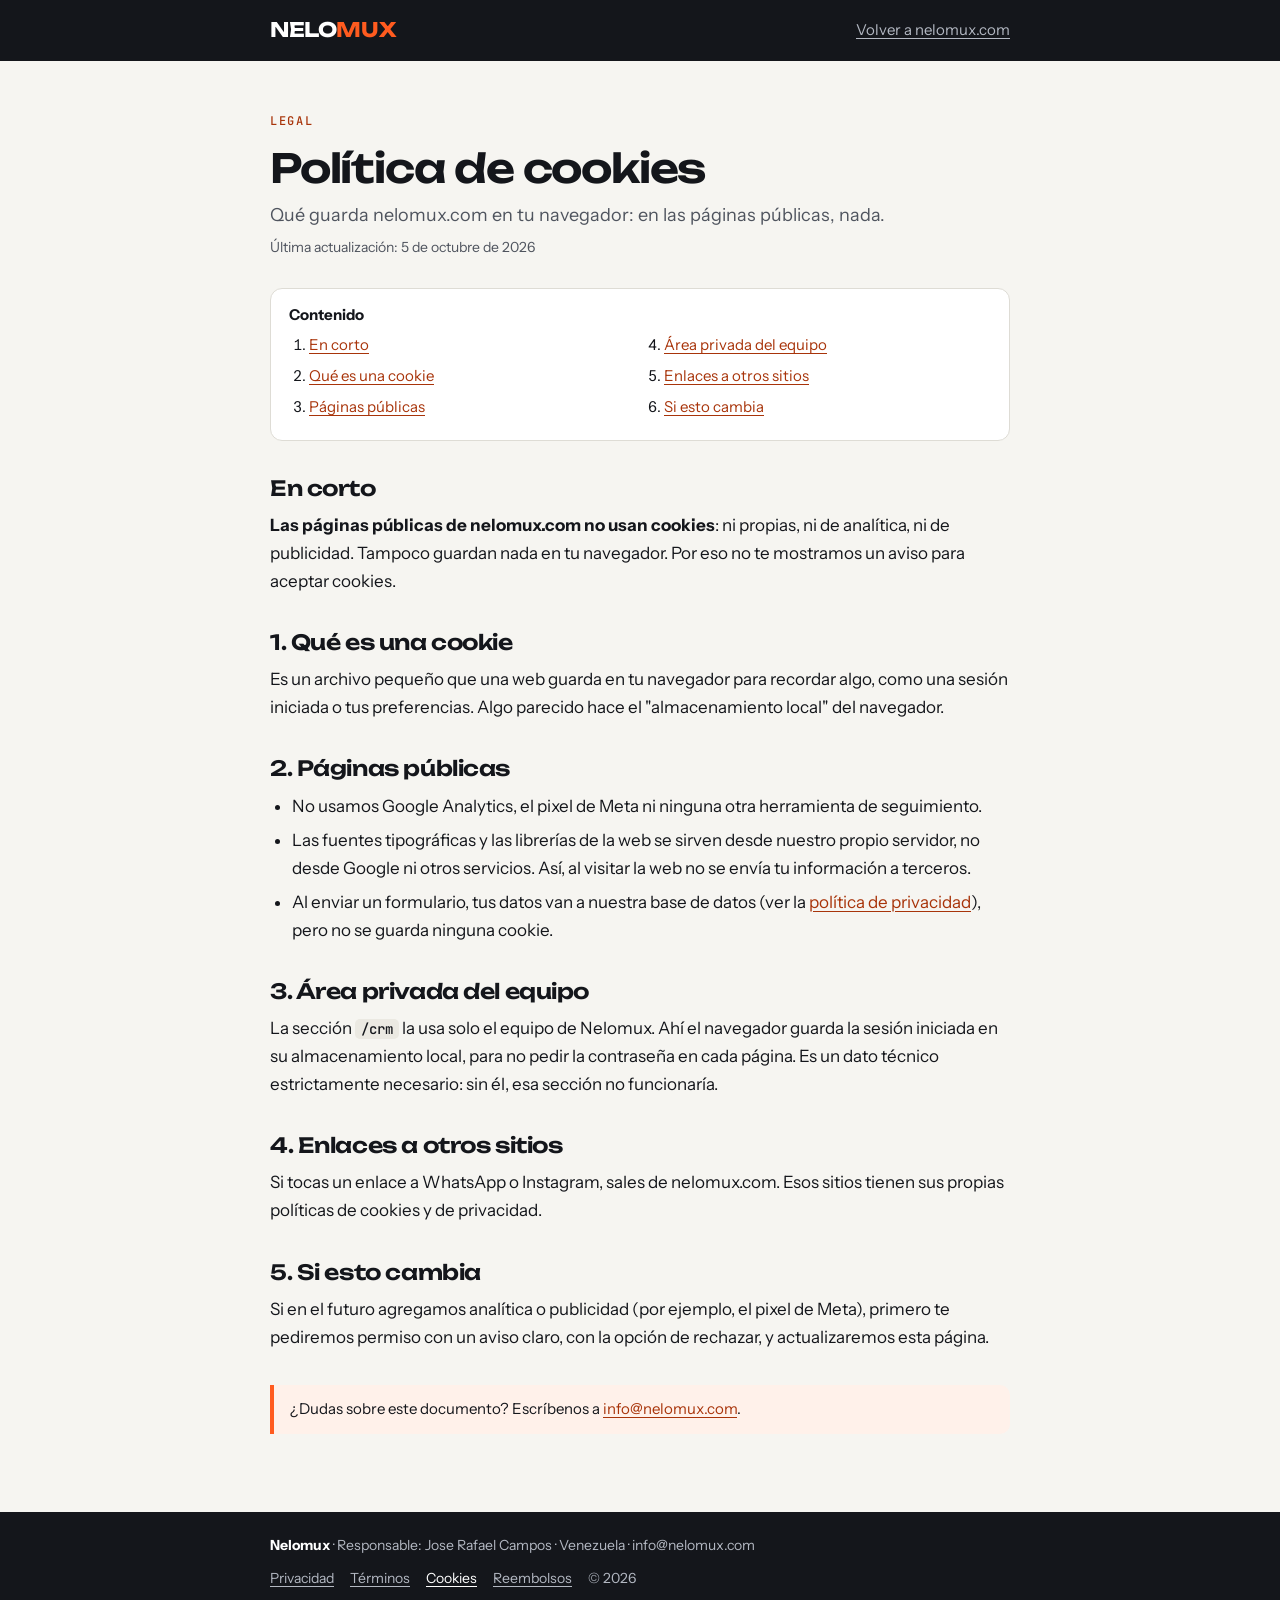
<file: cookies/index.html>
<!doctype html>
<html lang="es">
<head>
<meta charset="utf-8">
<meta name="viewport" content="width=device-width,initial-scale=1,viewport-fit=cover">
<title>Política de cookies · Nelomux</title>
<meta name="description" content="Qué guarda nelomux.com en tu navegador: en las páginas públicas, nada.">
<link rel="canonical" href="https://nelomux.com/cookies/">
<link rel="icon" href="/favicon.svg" type="image/svg+xml">
<link rel="stylesheet" href="/fuentes/fuentes.css">
<style>
:root{--bg:#f6f5f1;--raised:#fff;--ink:#14161b;--muted:#4f545e;--line:#dedcd5;--brand:#ff5b1f;--brand-ink:#a8340a;--tile:#14161b;--muted-dk:#b3b8c2;
  --fd:"Unbounded","Arial Black",system-ui,sans-serif;--fs:"Instrument Sans","Helvetica Neue",Arial,sans-serif;--fm:"JetBrains Mono",ui-monospace,Menlo,monospace}
*{box-sizing:border-box}
html,body{margin:0}
body{background:var(--bg);color:var(--ink);font:400 17px/1.65 var(--fs)}
a{color:var(--brand-ink);text-underline-offset:3px}
a:focus-visible,button:focus-visible{outline:3px solid #2f45f5;outline-offset:2px;border-radius:4px}
.skip{position:absolute;left:-9999px;top:8px;background:var(--ink);color:#fff;padding:10px 14px;border-radius:8px;z-index:9}
.skip:focus{left:12px}
header{background:var(--tile);color:#fff}
header .in,main,footer .in{max-width:780px;margin:0 auto;padding-inline:20px}
header .in{display:flex;justify-content:space-between;align-items:center;gap:12px;padding-block:18px}
.wm{font:700 20px/1 var(--fd);letter-spacing:-.02em;color:#fff;text-decoration:none}
.wm b{color:var(--brand)}
header a.back{color:var(--muted-dk);font-size:15px}
main{padding-block:44px 64px}
.kick{font:500 12px/1 var(--fm);letter-spacing:.14em;text-transform:uppercase;color:var(--brand-ink)}
h1{font:600 clamp(28px,4.6vw,40px)/1.15 var(--fd);letter-spacing:-.03em;margin:12px 0 10px;text-wrap:balance}
.lede{color:var(--muted);margin:0 0 6px;font-size:18px}
.date{color:var(--muted);font-size:14px;margin:0 0 28px}
nav.toc{background:var(--raised);border:1px solid var(--line);border-radius:12px;padding:14px 18px;margin-bottom:28px;font-size:15px}
nav.toc ol{margin:6px 0 0;padding-left:20px;columns:2;column-gap:28px}
@media (max-width:600px){nav.toc ol{columns:1}}
h2{font:600 21px/1.25 var(--fd);letter-spacing:-.02em;margin:34px 0 10px;scroll-margin-top:16px}
p,ul{margin:0 0 14px}
ul{padding-left:22px}
li{margin-bottom:6px}
code{font:500 14px var(--fm);background:#ebe9e2;padding:1px 6px;border-radius:5px}
.note{background:#fff1ea;border-left:4px solid var(--brand);padding:12px 16px;border-radius:0 10px 10px 0;font-size:15px;margin-top:34px}
footer{background:var(--tile);color:var(--muted-dk);font-size:14px}
footer .in{display:flex;flex-wrap:wrap;justify-content:space-between;gap:10px;padding-block:22px 30px}
footer nav{display:flex;flex-wrap:wrap;gap:6px 16px}
footer a{color:var(--muted-dk)}
footer a:hover,footer a:focus-visible,footer a[aria-current]{color:#fff}
</style>
</head>
<body>
<a class="skip" href="#contenido">Saltar al contenido</a>
<header><div class="in"><a class="wm" href="/" aria-label="Nelomux, ir al inicio">NELO<b>MUX</b></a><a class="back" href="/">Volver a nelomux.com</a></div></header>
<main id="contenido">
<span class="kick">Legal</span>
<h1>Política de cookies</h1>
<p class="lede">Qué guarda nelomux.com en tu navegador: en las páginas públicas, nada.</p>
<p class="date">Última actualización: 5 de octubre de 2026</p>
<nav class="toc" aria-label="Contenido"><b>Contenido</b><ol><li><a href="#resumen">En corto</a></li><li><a href="#que">Qué es una cookie</a></li><li><a href="#publicas">Páginas públicas</a></li><li><a href="#privada">Área privada del equipo</a></li><li><a href="#terceros">Enlaces a otros sitios</a></li><li><a href="#futuro">Si esto cambia</a></li></ol></nav>
<h2 id="resumen">En corto</h2>
<p><b>Las páginas públicas de nelomux.com no usan cookies</b>: ni propias, ni de analítica, ni de publicidad. Tampoco guardan nada en tu navegador. Por eso no te mostramos un aviso para aceptar cookies.</p>

<h2 id="que">1. Qué es una cookie</h2>
<p>Es un archivo pequeño que una web guarda en tu navegador para recordar algo, como una sesión iniciada o tus preferencias. Algo parecido hace el "almacenamiento local" del navegador.</p>

<h2 id="publicas">2. Páginas públicas</h2>
<ul>
<li>No usamos Google Analytics, el pixel de Meta ni ninguna otra herramienta de seguimiento.</li>
<li>Las fuentes tipográficas y las librerías de la web se sirven desde nuestro propio servidor, no desde Google ni otros servicios. Así, al visitar la web no se envía tu información a terceros.</li>
<li>Al enviar un formulario, tus datos van a nuestra base de datos (ver la <a href="/privacidad/">política de privacidad</a>), pero no se guarda ninguna cookie.</li>
</ul>

<h2 id="privada">3. Área privada del equipo</h2>
<p>La sección <code>/crm</code> la usa solo el equipo de Nelomux. Ahí el navegador guarda la sesión iniciada en su almacenamiento local, para no pedir la contraseña en cada página. Es un dato técnico estrictamente necesario: sin él, esa sección no funcionaría.</p>

<h2 id="terceros">4. Enlaces a otros sitios</h2>
<p>Si tocas un enlace a WhatsApp o Instagram, sales de nelomux.com. Esos sitios tienen sus propias políticas de cookies y de privacidad.</p>

<h2 id="futuro">5. Si esto cambia</h2>
<p>Si en el futuro agregamos analítica o publicidad (por ejemplo, el pixel de Meta), primero te pediremos permiso con un aviso claro, con la opción de rechazar, y actualizaremos esta página.</p>
<p class="note">¿Dudas sobre este documento? Escríbenos a <a href="mailto:info@nelomux.com">info@nelomux.com</a>.</p>
</main>
<footer><div class="in"><span><b style="color:#fff">Nelomux</b> · Responsable: Jose Rafael Campos · Venezuela · info@nelomux.com</span>
<nav aria-label="Legal"><a href="/privacidad/">Privacidad</a><a href="/terminos/">Términos</a><a href="/cookies/" aria-current="page">Cookies</a><a href="/reembolsos/">Reembolsos</a><span>© 2026</span></nav></div></footer>
</body>
</html>
</file>
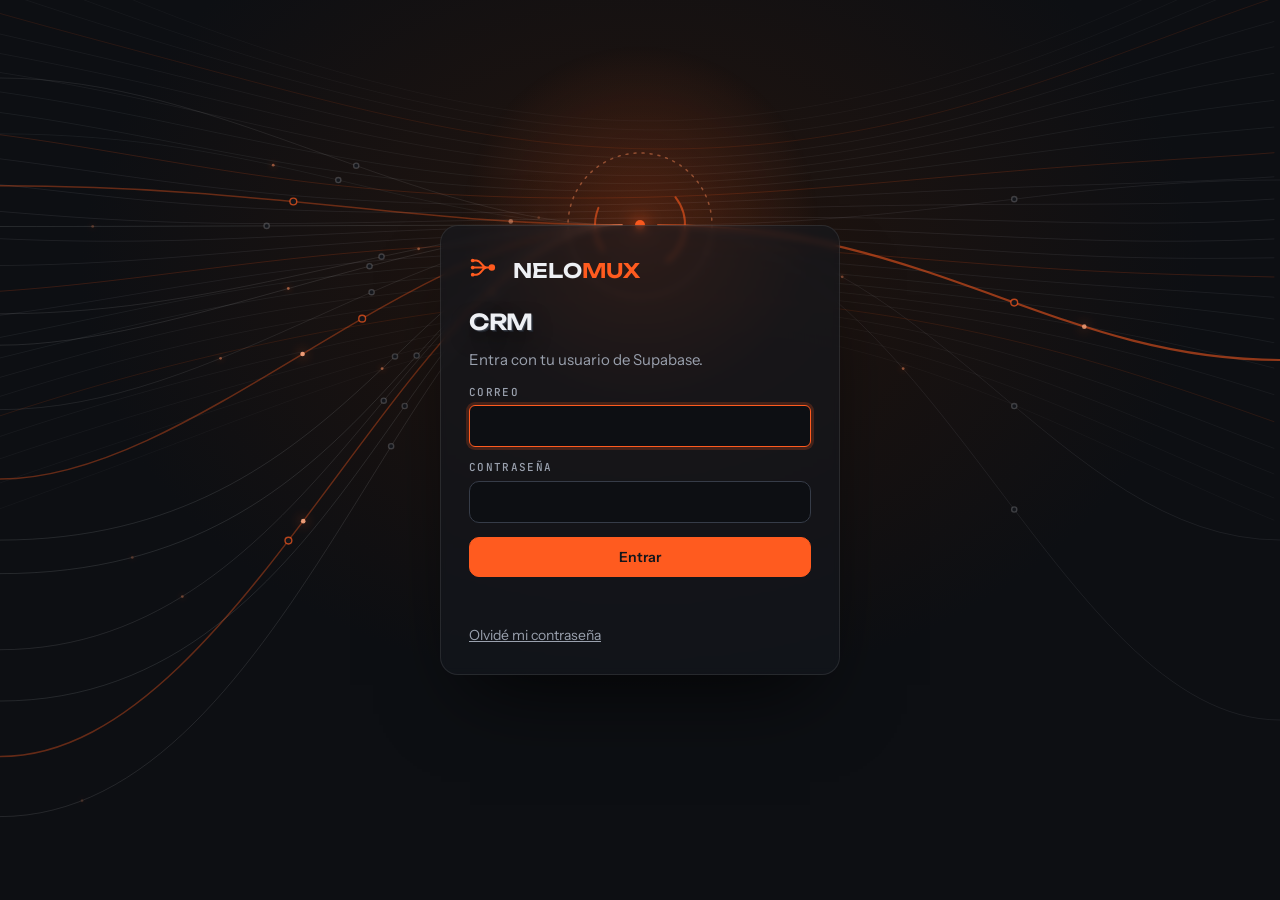
<file: crm/index.html>
<!doctype html>
<html lang="es">
<head>
<meta charset="utf-8">
<meta name="viewport" content="width=device-width,initial-scale=1,viewport-fit=cover">
<meta name="robots" content="noindex,nofollow">
<title>CRM · Nelomux</title>
<link rel="icon" href="/favicon.svg" type="image/svg+xml">
<link rel="stylesheet" href="/fuentes/fuentes.css">
<style>
/* "j" con curva (Lexend 800): la j de Unbounded es un palo recto y se lee como "i". Solo reemplaza esa letra. */
@font-face{font-family:'NelomuxJ';src:url([data-uri]) format('woff2');font-weight:100 900;font-style:normal;unicode-range:U+006A}

/* CRM interno: tablero oscuro de la marca. Arriba los números, abajo el embudo por etapas; la ficha se abre a la derecha. */
:root{
  color-scheme:dark;
  --bg:#0d0f13;--panel:#15181e;--panel-2:#1c2028;--line:#2a2f39;--line-2:#363c48;--ink:#eef0f4;--muted:#9aa1ae;--faint:#6f7684;
  --brand:#ff5b1f;--brand-ink:#ff9468;--brand-tint:rgba(255,91,31,.14);--ok:#4fd08c;--ok-tint:rgba(79,208,140,.14);--warn:#f0b44c;--bad:#ff6b78;--bad-tint:rgba(255,77,94,.14);--blue:#7ea6ff;
  --fd:"NelomuxJ","Unbounded","Arial Black",system-ui,sans-serif;--fs:"Instrument Sans","Helvetica Neue",Arial,sans-serif;--fm:"JetBrains Mono",ui-monospace,Menlo,monospace;
}
*{box-sizing:border-box}
html,body{height:100%}
body{margin:0;background:var(--bg);color:var(--ink);font-family:var(--fs);font-size:15px;line-height:1.5;-webkit-font-smoothing:antialiased}
button,input,select,textarea{font:inherit;color:inherit}
a{color:inherit}
:focus-visible{outline:2px solid var(--brand-ink);outline-offset:2px;border-radius:6px}
[hidden]{display:none!important}
.wm{font-family:var(--fd);font-weight:600;letter-spacing:.01em}
.wm b{color:var(--brand);font-weight:600}
.btn{color:var(--ink);display:inline-flex;align-items:center;justify-content:center;gap:8px;min-height:40px;padding:0 14px;border-radius:10px;border:1px solid var(--line-2);background:var(--panel-2);font-weight:600;font-size:14px;cursor:pointer;text-decoration:none;white-space:nowrap}
.btn:hover{border-color:#4a5162}
.btn.primary{background:var(--brand);border-color:var(--brand);color:#14161b}
.btn.primary:hover{background:#ff7240}
.btn.danger{color:var(--bad);border-color:rgba(255,107,120,.4);background:transparent}
.btn.ghost{background:transparent}
.btn svg{width:16px;height:16px}
input,select,textarea{background:var(--bg);border:1px solid var(--line-2);border-radius:10px;padding:9px 12px;min-height:40px;width:100%}
textarea{min-height:80px;resize:vertical}
input:focus,select:focus,textarea:focus{outline:none;border-color:var(--brand);box-shadow:0 0 0 3px rgba(255,91,31,.2)}
.lab{font:500 11px/1.2 var(--fm);letter-spacing:.12em;text-transform:uppercase;color:var(--muted)}

/* acceso */
.gate{min-height:100%;display:grid;place-items:center;padding:24px 16px;background:radial-gradient(800px 600px at 50% 30%,#24150e,var(--bg) 70%)}
.gate .box{width:min(400px,100%);background:var(--panel);border:1px solid var(--line);border-radius:18px;padding:28px;display:grid;gap:14px;box-shadow:0 40px 80px -30px rgba(0,0,0,.8)}
.gate .logo{display:flex;align-items:center;gap:10px;font-size:20px}
.gate .logo svg{width:34px;height:34px}
.gate h1{margin:6px 0 0;font:600 22px var(--fd);letter-spacing:-.02em}
.gate p{margin:0;color:var(--muted)}
.gate label{display:grid;gap:6px}
.gate .err{color:var(--bad);min-height:1.4em;font-size:14px}
.gate .ok{color:var(--ok);min-height:1.4em;font-size:14px}
.gate .link{background:none;border:0;padding:0;color:var(--muted);font:inherit;font-size:14px;text-decoration:underline;cursor:pointer;justify-self:start}
.gate .link:hover,.gate .link:focus-visible{color:var(--brand-ink)}
.gate ol{margin:0;padding-left:20px;color:var(--muted);display:grid;gap:6px}
.gate code{font:500 12.5px var(--fm);background:var(--bg);padding:2px 6px;border-radius:6px;color:var(--brand-ink)}

/* app */
.top{position:sticky;top:0;z-index:20;background:rgba(13,15,19,.92);backdrop-filter:blur(8px);border-bottom:1px solid var(--line);padding-top:env(safe-area-inset-top,0px)}
.top .in{display:flex;align-items:center;gap:12px;padding:10px clamp(12px,2vw,24px);flex-wrap:wrap}
.top .brand{display:flex;align-items:center;gap:8px;font-size:16px;text-decoration:none;margin-right:6px}
.top .brand svg{width:26px;height:26px}
.top .brand span.t{font:500 12px var(--fm);color:var(--muted);letter-spacing:.12em;margin-left:4px}
.search{flex:1;min-width:180px;max-width:420px;position:relative}
.search input{padding-left:36px}
.search svg{position:absolute;left:11px;top:50%;width:16px;height:16px;margin-top:-8px;color:var(--faint)}
.seg{display:inline-flex;padding:3px;border-radius:10px;background:var(--panel);border:1px solid var(--line)}
.seg button{border:0;background:transparent;padding:6px 12px;border-radius:8px;font-weight:600;font-size:13px;color:var(--muted);cursor:pointer;min-height:34px}
.seg button[aria-pressed="true"]{background:var(--panel-2);color:var(--ink);box-shadow:inset 0 0 0 1px var(--line-2)}
.top .who{font:500 12px var(--fm);color:var(--faint)}
.demo{background:var(--brand-tint);color:var(--brand-ink);border-bottom:1px solid rgba(255,91,31,.3);padding:8px clamp(12px,2vw,24px);font-size:13.5px}
main{padding:18px clamp(12px,2vw,24px) 40px}
.centro{display:grid;gap:16px}
.live{display:flex;align-items:center;gap:10px;font-size:13px;color:var(--muted)}
.live .dot{width:10px;height:10px;border-radius:50%;background:var(--faint)}
.live .dot.on{background:var(--ok);box-shadow:0 0 0 0 rgba(79,208,140,.6);animation:ping 1.8s infinite}
@keyframes ping{70%{box-shadow:0 0 0 10px rgba(79,208,140,0)}100%{box-shadow:0 0 0 0 rgba(79,208,140,0)}}
.cxwrap{display:grid;grid-template-columns:minmax(0,1fr) 280px;gap:12px}
.net{position:relative;background:radial-gradient(circle at 50% 50%,rgba(255,91,31,.10),transparent 60%),var(--panel);border:1px solid var(--line);border-radius:16px;min-height:560px;overflow:hidden}
.net svg{display:block;width:100%;height:100%;position:relative;z-index:1}
.net canvas{position:absolute;inset:0;width:100%;height:100%;z-index:0}
.net.orb{cursor:grab;touch-action:pan-y}.net.orb:active{cursor:grabbing}
.orb-core{position:absolute;left:50%;top:50%;transform:translate(-50%,-50%);text-align:center;pointer-events:none;z-index:2;text-shadow:0 0 18px rgba(255,91,31,.9),0 2px 6px rgba(0,0,0,.8)}
.orb-core small{display:block;font:500 10px var(--fm);letter-spacing:.3em;color:rgba(255,255,255,.75)}
.orb-core b{display:block;font:700 40px/1 var(--fd);color:#fff;margin:6px 0 4px}
.orb-core span{font-size:11px;color:rgba(255,255,255,.7)}
.orb-lab{position:absolute;left:0;top:0;z-index:2;pointer-events:none;white-space:nowrap;font:600 12.5px var(--fs);color:#fff;text-shadow:0 0 10px rgba(0,0,0,.9),0 1px 2px rgba(0,0,0,.9);transition:opacity .2s}
.orb-lab i{font-style:normal;font:700 12px var(--fm);padding:2px 6px;border-radius:6px;margin-right:6px;color:#0b0d12}
.orb-hint{position:absolute;left:14px;bottom:12px;z-index:2;font-size:12px;color:rgba(255,255,255,.45);pointer-events:none}
@media (max-width:640px){.orb-core b{font-size:30px}.orb-lab{font-size:11px}}
.net{background:radial-gradient(ellipse at 50% 50%,#1a1220 0%,#0b0d12 70%)!important}
.net .link{stroke:var(--line-2);stroke-width:1.5;fill:none}
.net .flow{stroke:var(--brand);stroke-width:2;fill:none;stroke-dasharray:4 14;opacity:.75;animation:flow 1.6s linear infinite}
.net .sat{stroke:var(--line);stroke-width:1;stroke-dasharray:2 6}
@keyframes flow{to{stroke-dashoffset:-36}}
.net .node{cursor:pointer}
.net .node:focus{outline:none}
.net .node:focus-visible .ring-bg,.net .node:hover .ring-bg{stroke:var(--ink)}
.net .tip{position:absolute;pointer-events:none;background:var(--panel-2);border:1px solid var(--line-2);border-radius:10px;padding:8px 12px;font-size:13px;max-width:260px;transform:translate(-50%,calc(-100% - 14px));box-shadow:0 10px 24px rgba(0,0,0,.45)}
.net .tip b{display:block;font-size:14px}
.cxside{display:grid;gap:12px;align-content:start}
.cxside .hero b{font-size:44px}
.cxk{display:grid;grid-template-columns:1fr 1fr;gap:10px}
.cxk div{background:var(--panel);border:1px solid var(--line);border-radius:12px;padding:12px;display:grid;gap:4px;min-width:0}
.cxk b{font:600 17px var(--fd);font-variant-numeric:tabular-nums}
.cxleg{background:var(--panel);border:1px solid var(--line);border-radius:12px;padding:12px;display:grid;gap:6px;font-size:13px;color:var(--muted)}
.cxleg i{display:inline-block;width:10px;height:10px;border-radius:50%;margin-right:8px;vertical-align:-1px}
.pbar{display:inline-block;width:90px;height:8px;border-radius:4px;background:var(--panel-2);vertical-align:middle;margin-right:8px;overflow:hidden}
.pbar i{display:block;height:100%;border-radius:0 4px 4px 0}
.rng{display:grid;grid-template-columns:minmax(0,1fr) 70px;gap:10px;align-items:center}
@media (max-width:980px){.cxwrap{grid-template-columns:1fr}.net{min-height:440px}}
@media (prefers-reduced-motion:reduce){.net .flow,.live .dot.on{animation:none}}
.brain{display:grid;gap:16px}
.bhead{display:flex;flex-wrap:wrap;gap:12px;justify-content:space-between;align-items:flex-end}
.bhead h2{margin:4px 0 0;font:600 24px/1.1 var(--fd);letter-spacing:-.02em}
.chips{display:flex;flex-wrap:wrap;gap:6px}
.chips button{min-height:36px;padding:0 14px;border-radius:999px;border:1px solid var(--line-2);background:var(--panel);color:var(--muted);font:600 13px var(--fs);cursor:pointer}
.chips button[aria-pressed="true"]{background:var(--brand);border-color:var(--brand);color:#14161b}
.chips button:focus-visible{outline:2px solid var(--blue);outline-offset:2px}
.bk{display:grid;grid-template-columns:minmax(0,1.7fr) repeat(5,minmax(0,1fr));gap:12px}
.bk .hero{background:linear-gradient(135deg,rgba(255,91,31,.22),rgba(255,91,31,.04)) ,var(--panel);border-color:rgba(255,91,31,.45)}
.bk .hero b{font-size:40px;color:var(--ink)}
.bk .kpi span:not(.lab){font-size:13px;color:var(--muted)}
.bgrid{display:grid;grid-template-columns:repeat(2,minmax(0,1fr));gap:12px;align-items:start}
.bcard{background:var(--panel);border:1px solid var(--line);border-radius:14px;padding:16px 18px;display:grid;gap:12px;align-content:start;min-width:0}
.bcard.wide{grid-column:1/-1}
.bch{display:flex;flex-wrap:wrap;gap:4px 12px;align-items:baseline;justify-content:space-between}
.bch h3{margin:0;font:600 15px var(--fs)}
.bch .sub{font-size:12.5px;color:var(--faint)}
.chart{position:relative;min-height:220px}
.chart svg{display:block;width:100%;height:220px;overflow:visible}
.chart .tip{position:absolute;pointer-events:none;background:var(--panel-2);border:1px solid var(--line-2);border-radius:8px;padding:6px 10px;font-size:13px;white-space:nowrap;transform:translate(-50%,-110%);box-shadow:0 8px 20px rgba(0,0,0,.4)}
.chart .tip b{display:block;font:600 14px var(--fs);font-variant-numeric:tabular-nums}
.hb{display:grid;gap:8px}
.hb .r{display:grid;grid-template-columns:120px minmax(0,1fr) 64px;gap:10px;align-items:center;font-size:13.5px}
.hb .r span:first-child{overflow:hidden;text-overflow:ellipsis;white-space:nowrap}
.hb .t{height:10px;border-radius:5px;background:var(--panel-2);overflow:hidden}
.hb .t i{display:block;height:100%;border-radius:0 4px 4px 0;background:var(--brand)}
.hb .v{text-align:right;font-variant-numeric:tabular-nums;color:var(--muted)}
.blist{display:grid;gap:2px}
.blist button{display:grid;grid-template-columns:minmax(0,1fr) auto;gap:10px;align-items:center;text-align:left;background:none;border:0;border-radius:8px;padding:8px;color:var(--ink);cursor:pointer;font:inherit}
.blist button:hover{background:var(--panel-2)}
.blist b{font-weight:600}.blist small{display:block;color:var(--muted);font-size:12.5px;overflow:hidden;text-overflow:ellipsis;white-space:nowrap}
.blist .w{font:500 12px var(--fm);color:var(--faint);white-space:nowrap}
.blist .late{color:var(--bad)}
.blist .none{color:var(--faint);font-size:13.5px;padding:8px}
@media (max-width:1100px){.bk{grid-template-columns:repeat(3,minmax(0,1fr))}.bk .hero{grid-column:1/-1}}
@media (max-width:760px){.bk{grid-template-columns:1fr 1fr}.bk .hero{grid-column:1/-1}.bgrid{grid-template-columns:1fr}.hb .r{grid-template-columns:96px minmax(0,1fr) 56px}}
.kpis{display:grid;grid-template-columns:repeat(4,minmax(0,1fr));gap:12px;margin-bottom:18px}
.kpi{background:var(--panel);border:1px solid var(--line);border-radius:14px;padding:16px 18px;display:grid;gap:6px;min-width:0}
.kpi b{font:600 28px/1.1 var(--fd);letter-spacing:-.02em;font-variant-numeric:tabular-nums}
.kpi span{color:var(--muted);font-size:13.5px}
.kpi.o b{color:var(--brand)}
.board{display:grid;grid-auto-flow:column;grid-auto-columns:minmax(212px,1fr);gap:12px;overflow-x:auto;padding-bottom:10px;align-items:start}
.col{background:var(--panel);border:1px solid var(--line);border-radius:14px;display:flex;flex-direction:column;min-height:220px;max-height:calc(100vh - 260px)}
.col.over{border-color:var(--brand);box-shadow:0 0 0 3px rgba(255,91,31,.2)}
.col h2{margin:0;display:flex;align-items:center;justify-content:space-between;gap:8px;padding:12px 14px;border-bottom:1px solid var(--line);font-size:14px;font-weight:600}
.col h2 i{width:9px;height:9px;border-radius:50%;flex:none}
.col h2 .l{display:flex;align-items:center;gap:8px}
.col h2 em{font:500 12px var(--fm);font-style:normal;color:var(--muted);background:var(--bg);padding:2px 8px;border-radius:8px}
.col .list{padding:10px;display:grid;gap:8px;overflow-y:auto;align-content:start;flex:1}
.col .empty{color:var(--faint);font-size:13px;text-align:center;padding:18px 6px}
.cardx{background:var(--panel-2);border:1px solid var(--line);border-radius:12px;padding:12px;display:grid;gap:7px;cursor:pointer;text-align:left;width:100%}
.cardx:hover{border-color:#4a5162}
.cardx.drag{opacity:.4}
.cardx .n{font-weight:600;font-size:15px;line-height:1.3}
.cardx .c{color:var(--muted);font-size:13px;margin-top:-4px}
.tags{display:flex;flex-wrap:wrap;gap:5px}
.tag{font:500 10.5px/1 var(--fm);letter-spacing:.04em;padding:5px 7px;border-radius:6px;background:var(--bg);color:var(--muted);border:1px solid var(--line)}
.tag.due{color:var(--warn);border-color:rgba(240,180,76,.4)}
.tag.late{color:var(--bad);border-color:rgba(255,107,120,.45);background:var(--bad-tint)}
.tag.val{color:var(--ok);border-color:rgba(79,208,140,.35)}
.cardx .meta{display:flex;justify-content:space-between;gap:8px;font:500 11px var(--fm);color:var(--faint);min-width:0}
.cardx .meta span:first-child{overflow:hidden;text-overflow:ellipsis;white-space:nowrap;min-width:0}
.cardx .meta span:last-child{flex:none}
.tbl{overflow-x:auto;background:var(--panel);border:1px solid var(--line);border-radius:14px}
table{width:100%;border-collapse:collapse;font-size:14px;min-width:760px}
th,td{text-align:left;padding:11px 14px;border-bottom:1px solid var(--line);vertical-align:top}
th{font:500 11px var(--fm);letter-spacing:.1em;text-transform:uppercase;color:var(--muted);background:var(--panel-2);position:sticky;top:0}
tbody tr{cursor:pointer}
tbody tr:hover td{background:var(--panel-2)}
td .sub{color:var(--muted);font-size:13px}
.pill{display:inline-flex;align-items:center;gap:6px;font:500 11px var(--fm);padding:4px 8px;border-radius:7px;background:var(--bg);border:1px solid var(--line)}
.pill i{width:7px;height:7px;border-radius:50%}
.nores{padding:30px;text-align:center;color:var(--muted)}

/* ficha */
.scrim{position:fixed;inset:0;background:rgba(0,0,0,.5);z-index:30}
.drawer{position:fixed;top:0;right:0;bottom:0;width:min(520px,100%);background:var(--panel);border-left:1px solid var(--line);z-index:31;display:flex;flex-direction:column;box-shadow:-30px 0 60px -20px rgba(0,0,0,.7)}
.drawer .hd{padding:calc(16px + env(safe-area-inset-top,0px)) 20px 14px;border-bottom:1px solid var(--line);display:grid;gap:4px;position:relative}
.drawer .hd h2{margin:0;font:600 20px/1.25 var(--fd);letter-spacing:-.02em;padding-right:44px;overflow-wrap:anywhere}
.drawer .hd p{margin:0;color:var(--muted)}
.drawer .x{position:absolute;right:14px;top:calc(12px + env(safe-area-inset-top,0px));width:40px;height:40px;border-radius:10px;border:1px solid var(--line-2);background:var(--panel-2);cursor:pointer;font-size:20px;line-height:1}
.drawer .bd{flex:1;overflow-y:auto;padding:18px 20px;display:grid;gap:18px;align-content:start}
.reply{display:grid;gap:10px}.reply textarea{min-height:130px}.reply .hint{color:var(--muted);font-size:12.5px}
.drawer .ft{padding:12px 20px calc(12px + env(safe-area-inset-bottom,0px));border-top:1px solid var(--line);display:flex;gap:10px;align-items:center;flex-wrap:wrap}
.drawer .ft .msg{font-size:13px;color:var(--muted);margin-right:auto}
.acts{display:flex;flex-wrap:wrap;gap:8px}
.kv{display:grid;grid-template-columns:120px minmax(0,1fr);gap:8px 14px;font-size:14px}
.kv dt{color:var(--muted)}
.kv dd{margin:0;overflow-wrap:anywhere;user-select:text}
.g2{display:grid;grid-template-columns:1fr 1fr;gap:12px}
.fld{display:grid;gap:6px;min-width:0}
.box{background:var(--panel-2);border:1px solid var(--line);border-radius:12px;padding:14px;display:grid;gap:12px}
.tl{display:grid;gap:10px}
.ev{display:grid;grid-template-columns:12px minmax(0,1fr);gap:10px}
.ev i{width:10px;height:10px;border-radius:50%;margin-top:6px;background:var(--line-2)}
.ev.etapa i{background:var(--brand)}.ev.llamada i,.ev.whatsapp i{background:var(--ok)}.ev.email i{background:var(--blue)}
.ev p{margin:0;white-space:pre-wrap;overflow-wrap:anywhere}
.ev small{font:500 11px var(--fm);color:var(--faint)}
.confirm{display:flex;gap:8px;align-items:center;flex-wrap:wrap;font-size:14px}
.toast{position:fixed;left:50%;bottom:calc(20px + env(safe-area-inset-bottom,0px));transform:translateX(-50%);background:var(--ink);color:#14161b;font-weight:600;padding:10px 16px;border-radius:10px;z-index:40;box-shadow:0 20px 40px -10px rgba(0,0,0,.6)}

@media (max-width:900px){.kpis{grid-template-columns:repeat(2,minmax(0,1fr))}.col{max-height:none}}
@media (max-width:560px){.top .who{display:none}.g2{grid-template-columns:1fr}.kv{grid-template-columns:1fr}.kv dt{margin-top:6px}.board{grid-auto-columns:86%}}

/* Misma temática del sitio: líneas detrás del tablero, paneles translúcidos y cifras con relieve */
main{min-height:calc(100vh - 70px)}
.kpi,.col,.tbl{background:rgba(21,24,30,.55);border-color:rgba(255,255,255,.08);-webkit-backdrop-filter:blur(2px);backdrop-filter:blur(2px)}
.cardx{background:rgba(28,32,40,.78)}
th{background:rgba(28,32,40,.9)}
.kpi b{text-shadow:1px 1px 0 #3b3f48,2px 2px 0 #2b2f37,3px 3px 0 #15171c,0 10px 22px rgba(0,0,0,.55)}
.kpi.o b{text-shadow:1px 1px 0 #c7430f,2px 2px 0 #9c330c,3px 3px 0 #6e2206,0 0 24px rgba(255,91,31,.35),0 10px 22px rgba(0,0,0,.5)}
.gate h1,.drawer .hd h2{text-shadow:1px 1px 0 #3b3f48,2px 2px 0 #1d2027,0 8px 18px rgba(0,0,0,.5)}
.gate .box{background:rgba(21,24,30,.6);border-color:rgba(255,255,255,.09);-webkit-backdrop-filter:blur(3px);backdrop-filter:blur(3px)}
</style>
</head>
<body>
<svg width="0" height="0" style="position:absolute" aria-hidden="true"><defs><symbol id="mk" viewBox="0 0 48 48"><path d="M10 14H15C22.5 14 23 24 30 24M10 24H30M10 34H15C22.5 34 23 24 30 24M30 24H34" fill="none" stroke="#FF5B1F" stroke-width="2.8" stroke-linecap="round" stroke-linejoin="round"/><circle cx="10" cy="14" r="2.6" fill="#FF5B1F"/><circle cx="10" cy="24" r="2.6" fill="#FF5B1F"/><circle cx="10" cy="34" r="2.6" fill="#FF5B1F"/><circle cx="37" cy="24" r="4.6" fill="#FF5B1F"/></symbol></defs></svg>

<!-- Configuración pendiente -->
<div class="gate" id="setup" data-net="0.5,0.25" hidden><div class="box">
  <div class="logo"><svg viewBox="4 4 40 40"><use href="#mk"/></svg><span class="wm">NELO<b>MUX</b></span></div>
  <h1>Conecta el CRM</h1>
  <p>Falta conectar la base de datos. Son 5 minutos, una sola vez:</p>
  <ol>
    <li>Crea un proyecto gratis en <code>supabase.com</code>.</li>
    <li>En <b>SQL Editor</b>, pega y corre el archivo <code>crm/supabase.sql</code>.</li>
    <li>En <b>Authentication → Users</b>, crea tu usuario con correo y contraseña.</li>
    <li>Copia <b>Project URL</b> y la <b>anon public key</b> (Project Settings → API) en <code>config.js</code>.</li>
  </ol>
  <a class="btn" href="?demo">Ver el CRM con datos de ejemplo</a>
</div></div>

<!-- Acceso -->
<form class="gate" id="login" data-net="0.5,0.25" hidden><div class="box">
  <div class="logo"><svg viewBox="4 4 40 40"><use href="#mk"/></svg><span class="wm">NELO<b>MUX</b></span></div>
  <h1>CRM</h1>
  <p>Entra con tu usuario de Supabase.</p>
  <label><span class="lab">Correo</span><input id="l-email" type="email" autocomplete="username" required></label>
  <label><span class="lab">Contraseña</span><input id="l-pass" type="password" autocomplete="current-password" required></label>
  <button class="btn primary" type="submit" id="l-btn">Entrar</button>
  <p class="err" id="l-err" role="alert"></p>
  <button class="link" type="button" id="l-forgot">Olvidé mi contraseña</button>
</div></form>

<form class="gate" id="newpass" data-net="0.5,0.25" hidden><div class="box">
  <div class="logo"><svg viewBox="4 4 40 40"><use href="#mk"/></svg><span class="wm">NELO<b>MUX</b></span></div>
  <h1>Nueva contraseña</h1>
  <p>Escribe la contraseña nueva para tu CRM. Mínimo 8 caracteres.</p>
  <label><span class="lab">Contraseña nueva</span><input id="n-pass" type="password" autocomplete="new-password" minlength="8" required></label>
  <label><span class="lab">Repítela</span><input id="n-pass2" type="password" autocomplete="new-password" minlength="8" required></label>
  <button class="btn primary" type="submit" id="n-btn">Guardar y entrar</button>
  <p class="err" id="n-err" role="alert"></p>
</div></form>

<!-- App -->
<div id="app" hidden>
  <header class="top"><div class="in">
    <a class="brand" href="/"><svg viewBox="4 4 40 40"><use href="#mk"/></svg><span class="wm">NELO<b>MUX</b></span><span class="t">CRM</span></a>
    <label class="search"><svg viewBox="0 0 24 24" fill="none" stroke="currentColor" stroke-width="2" stroke-linecap="round"><circle cx="11" cy="11" r="7"/><path d="M20 20l-3.5-3.5"/></svg><input id="q" type="search" placeholder="Buscar por nombre, empresa, correo, teléfono o Instagram" aria-label="Buscar"></label>
    <div class="seg" role="group" aria-label="Vista"><button type="button" id="v-centro" aria-pressed="true">Centro</button><button type="button" id="v-brain" aria-pressed="false">Cerebro</button><button type="button" id="v-board" aria-pressed="false">Embudo</button><button type="button" id="v-list" aria-pressed="false">Lista</button></div>
    <button class="btn primary" type="button" id="b-new"><svg viewBox="0 0 24 24" fill="none" stroke="currentColor" stroke-width="2.2" stroke-linecap="round"><path d="M12 5v14M5 12h14"/></svg>Nuevo</button>
    <button class="btn" type="button" id="b-csv">Exportar CSV</button>
    <button class="btn ghost" type="button" id="b-reload" title="Actualizar">Actualizar</button>
    <span class="who" id="who"></span>
    <button class="btn ghost" type="button" id="b-out">Salir</button>
  </div></header>
  <div class="demo" id="demo-bar" hidden>Modo demostración: son datos de ejemplo y nada se guarda. Conecta Supabase para usar tus contactos reales.</div>
  <main data-net="0.82,0.18">
    <section class="kpis" aria-label="Resumen">
      <div class="kpi"><span class="lab">Nuevos · 7 días</span><b id="k-new">0</b><span id="k-new-s">contactos que llegaron esta semana</span></div>
      <div class="kpi"><span class="lab">En proceso</span><b id="k-open">0</b><span>contactado, demo o propuesta</span></div>
      <div class="kpi o"><span class="lab">Valor en propuesta</span><b id="k-val">US$ 0</b><span>suma de las propuestas abiertas</span></div>
      <div class="kpi"><span class="lab">Cierre</span><b id="k-rate">—</b><span id="k-rate-s">ganados sobre cerrados</span></div>
    </section>
    <section class="board" id="board" aria-label="Embudo"></section>
    <section class="centro" id="centro" aria-label="Centro de mando">
      <div class="bhead"><div><span class="lab">Centro de mando</span><h2>Todos los proyectos, en vivo</h2></div>
        <div class="live"><span class="dot" id="cx-dot"></span><span id="cx-live">Conectando…</span><button class="btn" type="button" id="cx-add">+ Proyecto</button></div></div>
      <div class="cxwrap"><div class="net" id="cx-net"></div>
        <aside class="cxside">
          <div class="kpi hero"><span class="lab">Día</span><b id="cx-day">0</b><span id="cx-day-s">desde el día cero</span></div>
          <div class="cxk"><div><span class="lab">Avance total</span><b id="cx-avg">0%</b></div><div><span class="lab">Proyectos activos</span><b id="cx-act">0</b></div>
            <div><span class="lab">Valor en proyectos</span><b id="cx-val">US$ 0</b></div><div><span class="lab">Mensualidades</span><b id="cx-mrr">US$ 0</b></div></div>
          <div class="cxleg" id="cx-leg"></div>
        </aside></div>
      <div class="tbl"><table><thead><tr><th>Proyecto</th><th>Etapa</th><th>Avance</th><th>Valor</th><th>Día</th><th>Actualizado</th></tr></thead><tbody id="cx-rows"></tbody></table></div>
    </section>
    <section class="brain" id="brain" hidden aria-label="Cerebro">
      <div class="bhead"><div><span class="lab">Cerebro de Nelomux</span><h2 id="cb-title">Este mes</h2></div>
        <div class="chips" role="group" aria-label="Período" id="cb-per"></div></div>
      <div class="bk">
        <div class="kpi hero"><span class="lab">Dinero generado</span><b id="cb-money">US$ 0</b><span id="cb-money-s"></span></div>
        <div class="kpi"><span class="lab">Clientes ganados</span><b id="cb-won">0</b><span id="cb-won-s"></span></div>
        <div class="kpi"><span class="lab">Contactos nuevos</span><b id="cb-new">0</b><span id="cb-new-s"></span></div>
        <div class="kpi"><span class="lab">Demos agendadas</span><b id="cb-demo">0</b><span id="cb-demo-s"></span></div>
        <div class="kpi o"><span class="lab">En juego ahora</span><b id="cb-open">US$ 0</b><span id="cb-open-s"></span></div>
        <div class="kpi"><span class="lab">Tasa de cierre</span><b id="cb-rate">—</b><span id="cb-rate-s"></span></div>
      </div>
      <div class="bgrid">
        <div class="bcard wide"><div class="bch"><h3>Dinero generado por mes</h3><span class="sub">últimos 12 meses · contactos ganados</span></div><div id="cb-chart" class="chart"></div></div>
        <div class="bcard"><div class="bch"><h3>Embudo hoy</h3><span class="sub">contactos por etapa</span></div><div id="cb-funnel" class="hb"></div></div>
        <div class="bcard"><div class="bch"><h3>De dónde vienen</h3><span class="sub" id="cb-src-s">contactos del período</span></div><div id="cb-src" class="hb"></div></div>
        <div class="bcard"><div class="bch"><h3>Para hoy</h3><span class="sub">próximos pasos vencidos o de hoy</span></div><div id="cb-todo" class="blist"></div></div>
        <div class="bcard"><div class="bch"><h3>Lo último que pasó</h3><span class="sub">historial reciente</span></div><div id="cb-feed" class="blist"></div></div>
      </div>
    </section>
    <section class="tbl" id="list" hidden><table><thead><tr><th>Contacto</th><th>Etapa</th><th>Interés</th><th>Próximo paso</th><th>Valor</th><th>Llegó</th></tr></thead><tbody id="rows"></tbody></table></section>
  </main>
</div>

<div class="scrim" id="scrim" hidden></div>
<aside class="drawer" id="drawer" hidden role="dialog" aria-modal="true" aria-labelledby="d-name"></aside>
<div class="toast" id="toast" hidden role="status"></div>

<script src="../config.js"></script>
<script src="../red.js"></script>
<script src="/vendor/supabase-js-2.117.2.js"></script>
<script src="/vendor/three-r128.min.js"></script>
<script>
(function(){
'use strict';
const C=window.NELOMUX||{};
const DEMO=/[?&]demo\b/.test(location.search)||(!C.SUPABASE_URL&&location.hash==='#demo');
const ST=[
  {k:'nuevo',t:'Nuevo',c:'#7ea6ff'},{k:'contactado',t:'Contactado',c:'#a78bfa'},{k:'demo_agendada',t:'Demo agendada',c:'#f0b44c'},
  {k:'propuesta',t:'Propuesta',c:'#ff9468'},{k:'ganado',t:'Ganado',c:'#4fd08c'},{k:'perdido',t:'Perdido',c:'#6f7684'}];
const STN=Object.fromEntries(ST.map(s=>[s.k,s]));
const TPL=[
  {t:'Link para agendar la demo',x:'¡Hola {nombre}! 👋 Gracias por escribirnos. Aquí tienes el link para agendar tu demo gratis, toma 1 minuto: https://nelomux.com/demo?utm_source=crm#es\n\nAhí nos cuentas qué quieres automatizar y te mostramos cómo se vería en tu negocio 🙌'},
  {t:'Primer mensaje (llenó el formulario)',x:'Hola {nombre}, te escribe el equipo de Nelomux 👋 Recibimos tu solicitud.\n\nPara preparar la demo a tu medida, 3 preguntas rápidas:\n1. ¿A qué se dedica tu negocio y cuántas personas son?\n2. ¿Qué tarea les quita más tiempo hoy?\n3. ¿Qué usan para eso (Excel, WhatsApp, algún sistema)?\n\nCon eso te proponemos dos horarios.'},
  {t:'Proponer horario de demo',x:'¡Gracias, {nombre}! Te propongo la demo el {día} a las {hora} o el {día} a las {hora}. Es por Google Meet y dura unos 30 minutos. ¿Cuál te queda mejor?'},
  {t:'Rescate (no respondió)',x:'Hola {nombre}, te escribo de nuevo por si se te pasó el mensaje 🙌 ¿Sigues buscando automatizar algo en {empresa}? Si ahora no es buen momento, dime y te escribo más adelante.'},
  {t:'Recordatorio de demo',x:'Hola {nombre}, te recuerdo nuestra demo de mañana a las {hora}. Aquí está el link: {link de Meet}'},
  {t:'Envío de propuesta',x:'Hola {nombre}, como quedamos, aquí está tu propuesta: {link}\n\n¿Te parece si la revisamos juntos el {día} a las {hora}? Así resuelvo cualquier duda en el momento.'},
  {t:'Seguimiento de propuesta',x:'Hola {nombre}, ¿pudiste ver la propuesta? Si quieres, ajustamos el alcance para empezar por lo que más te urge.'},
  {t:'Mensaje libre',x:'Hola {nombre}, '}
];
const INT={'ventas-crm':'Ventas y CRM','setters':'Setters','whatsapp-instagram':'Bots WA/IG','facturacion':'Facturación','nomina':'Nómina','inventario':'Inventario','reportes':'Reportes','otro':'Otro'};
const $=s=>document.querySelector(s);
const esc=s=>String(s??'').replace(/[&<>"']/g,c=>({'&':'&amp;','<':'&lt;','>':'&gt;','"':'&quot;',"'":'&#39;'}[c]));
const money=v=>'US$ '+Math.round(+v||0).toLocaleString('es-CL');
const digits=s=>String(s||'').replace(/\D/g,'');
const today=()=>new Date().toISOString().slice(0,10);
function ago(iso){const s=(Date.now()-new Date(iso))/1000;if(s<3600)return Math.max(1,Math.round(s/60))+' min';if(s<86400)return Math.round(s/3600)+' h';const d=Math.round(s/86400);return d<30?d+' d':new Date(iso).toLocaleDateString('es-CL',{day:'numeric',month:'short'})}
function fdate(iso){return new Date(iso).toLocaleString('es-CL',{day:'numeric',month:'short',year:'numeric',hour:'2-digit',minute:'2-digit'})}
function toast(m){const t=$('#toast');t.textContent=m;t.hidden=false;clearTimeout(toast.h);toast.h=setTimeout(()=>t.hidden=true,2200)}

/* ---------- datos: Supabase o demostración ---------- */
let api;
function supaApi(sb){return{
  async list(){const{data,error}=await sb.from('leads').select('*').order('created_at',{ascending:false}).limit(2000);if(error)throw error;return data},
  async update(id,p){const{data,error}=await sb.from('leads').update(p).eq('id',id).select().single();if(error)throw error;return data},
  async add(p){const{data,error}=await sb.from('leads').insert(p).select().single();if(error)throw error;return data},
  async remove(id){const{error}=await sb.from('leads').delete().eq('id',id);if(error)throw error},
  async events(id){const{data,error}=await sb.from('lead_eventos').select('*').eq('lead_id',id).order('created_at',{ascending:false});if(error)throw error;return data},
  async projects(){const{data,error}=await sb.from('proyectos').select('*').order('inicio',{ascending:true,nullsFirst:false});if(error)throw error;return data},
  async saveProject(id,p){const q=id?sb.from('proyectos').update(p).eq('id',id):sb.from('proyectos').insert(p);const{data,error}=await q.select().single();if(error)throw error;return data},
  async removeProject(id){const{error}=await sb.from('proyectos').delete().eq('id',id);if(error)throw error},
  live(cb){try{const ch=sb.channel('centro').on('postgres_changes',{event:'*',schema:'public',table:'proyectos'},()=>cb('p')).on('postgres_changes',{event:'*',schema:'public',table:'leads'},()=>cb('l')).subscribe(st=>cb('status',st));return ch}catch(e){cb('status','ERROR')}},
  async allEvents(){const{data,error}=await sb.from('lead_eventos').select('lead_id,tipo,texto,created_at').order('created_at',{ascending:false}).limit(5000);if(error)throw error;return data},
  async addEvent(id,tipo,texto){const{error}=await sb.from('lead_eventos').insert({lead_id:id,tipo,texto});if(error)throw error}
}}
function demoApi(){
  const h=n=>new Date(Date.now()-n*3600e3).toISOString(),d=n=>new Date(Date.now()+n*864e5).toISOString().slice(0,10);
  const L=[
    {nombre:'María Rodríguez',empresa:'Clínica Dental Sonrisa',email:'maria@ejemplo.com',whatsapp:'+58 412 555 0101',interes:['setters','whatsapp-instagram'],equipo:'6-20',mensaje:'Recibimos muchos mensajes por Instagram y se nos pierden.',origen:'landing /demo · instagram',etapa:'nuevo',created_at:h(3)},
    {nombre:'Carlos Méndez',empresa:'Constructora Ejemplo',email:'carlos@ejemplo.com',whatsapp:'+58 414 555 0102',interes:['reportes','inventario'],equipo:'21-50',mensaje:'Reportes de obra por WhatsApp, fotos sueltas.',origen:'sitio · contacto',etapa:'nuevo',created_at:h(20)},
    {nombre:'Ana López',empresa:'Distribuidora Norte',email:null,whatsapp:'+58 424 555 0103',interes:['facturacion'],equipo:'6-20',mensaje:'',origen:'landing /demo',etapa:'contactado',proximo_paso:'Llamar para agendar demo',proxima_fecha:d(0),created_at:h(50)},
    {nombre:'Luis Fernández',empresa:'Concesionario Demo',email:'luis@ejemplo.com',whatsapp:'+58 416 555 0104',interes:['ventas-crm','setters'],equipo:'21-50',mensaje:'Queremos medir a los vendedores.',origen:'landing /demo · instagram',etapa:'demo_agendada',proximo_paso:'Demo por videollamada',proxima_fecha:d(2),valor:4200,created_at:h(96)},
    {nombre:'Sofía Pérez',empresa:'Agencia Creativa',email:'sofia@ejemplo.com',whatsapp:null,interes:['nomina'],equipo:'1-5',mensaje:'',origen:'sitio · contacto',etapa:'propuesta',proximo_paso:'Seguimiento de la cotización',proxima_fecha:d(-1),valor:2800,created_at:h(180)},
    {nombre:'Jorge Ramírez',empresa:'Logística Express',email:'jorge@ejemplo.com',whatsapp:'+58 412 555 0106',interes:['inventario','reportes'],equipo:'50+',mensaje:'',origen:'referido',etapa:'ganado',valor:6300,created_at:h(400)},
    {nombre:'Patricia Gómez',empresa:'Tienda Online',email:'pati@ejemplo.com',whatsapp:null,interes:['otro'],equipo:'1-5',mensaje:'Solo estaba averiguando precios.',origen:'landing /demo',etapa:'perdido',created_at:h(500)}
  ].map((x,i)=>Object.assign({id:'demo-'+i,valor:null,proximo_paso:null,proxima_fecha:null,updated_at:x.created_at,idioma:'es'},x));
  [['Ferretería El Puente',3800,14],['Clínica Vida',5200,70],['Inmobiliaria Sol',2900,110],['Academia Fit',1800,150],['Distribuidora Andina',7400,200],['Hotel Playa Azul',4600,250],['Constructora Roca',6100,300]].forEach(([n,v,dd],i)=>{
    const c=new Date(Date.now()-dd*864e5).toISOString(),w=new Date(Date.now()-(dd-12)*864e5).toISOString();
    L.push({id:'demo-g'+i,nombre:'Cliente de ejemplo',empresa:n,email:null,whatsapp:null,interes:['ventas-crm'],equipo:'6-20',mensaje:'',origen:['landing /demo?utm_source=meta','referido','manychat · instagram','sitio · contacto'][i%4],etapa:'ganado',valor:v,proximo_paso:null,proxima_fecha:null,created_at:c,updated_at:w,idioma:'es',_won:w})});
  L.unshift(Object.assign({id:'demo-mc',valor:null,proximo_paso:null,proxima_fecha:null,idioma:'es',email:null,whatsapp:null},{nombre:'Valeria Torres',empresa:null,instagram:'valeria.estudio',manychat_id:'123456',interes:['setters'],equipo:null,mensaje:'Vi el reel del setter, ¿cuánto cuesta?',origen:'manychat · instagram',etapa:'nuevo',created_at:h(1),updated_at:h(1)}));
  const dd=n=>new Date(Date.now()-n*864e5).toISOString().slice(0,10),ud=n=>new Date(Date.now()-n*3600e3).toISOString();
  const PJ=[['Sistema integral HSH Trade','HSH Trade Limited','cliente','desarrollo',60,null,null,33],['Marketplace AIMEX','Sign Agency','cliente','propuesta',20,3500,200,27],['Sign System','Sign Medios','cliente','propuesta',20,1200,60,27],
    ['Sistema agropecuaria','Hugo','prospecto','propuesta',15,null,null,3],['Reservas de hotel','Felipe Graterol','prospecto','levantamiento',10,null,null,0],['Sistema para arquitectura','Marlyn Verónica','prospecto','levantamiento',5,null,null,0],
    ['Web y CRM Nelomux','Nelomux','interno','desarrollo',80,null,null,9],['Redes y Meta Ads','Nelomux','interno','desarrollo',50,null,null,6]]
    .map(([nombre,cliente,tipo,etapa,progreso,valor,mensualidad,ago],i)=>({id:'pj'+i,nombre,cliente,tipo,etapa,progreso,valor,mensualidad,inicio:dd(ago),entrega:null,link:null,notas:null,created_at:ud(ago*24),updated_at:ud(i*5+1)}));
  const E={};L.forEach(l=>{E[l.id]=[{id:'e'+l.id,lead_id:l.id,tipo:'sistema',texto:'Contacto recibido desde '+(l.origen||'el sitio'),created_at:l.created_at}];if(l.etapa==='ganado')E[l.id].unshift({id:'w'+l.id,lead_id:l.id,tipo:'etapa',texto:'propuesta → ganado',created_at:l._won||l.updated_at});if(['demo_agendada','propuesta'].includes(l.etapa))E[l.id].unshift({id:'d'+l.id,lead_id:l.id,tipo:'etapa',texto:'contactado → demo_agendada',created_at:l.updated_at})});
  const ev=(id,tipo,texto)=>(E[id]=E[id]||[]).unshift({id:'e'+Math.random(),lead_id:id,tipo,texto,created_at:new Date().toISOString()});
  return{
    async list(){return L.slice()},
    async update(id,p){const l=L.find(x=>x.id===id);if(p.etapa&&p.etapa!==l.etapa)ev(id,'etapa',l.etapa+' → '+p.etapa);Object.assign(l,p,{updated_at:new Date().toISOString()});return Object.assign({},l)},
    async add(p){const l=Object.assign({id:'demo-'+Date.now(),created_at:new Date().toISOString(),updated_at:new Date().toISOString(),etapa:'nuevo',interes:[],idioma:'es'},p);L.unshift(l);ev(l.id,'sistema','Contacto creado a mano');return l},
    async remove(id){const i=L.findIndex(x=>x.id===id);L.splice(i,1)},
    async events(id){return(E[id]||[]).slice()},
    async projects(){return PJ.map(x=>Object.assign({},x))},
    async saveProject(id,p){if(id){const x=PJ.find(y=>y.id===id);Object.assign(x,p,{updated_at:new Date().toISOString()});return Object.assign({},x)}const x=Object.assign({id:'pj-'+Date.now(),created_at:new Date().toISOString(),updated_at:new Date().toISOString(),tipo:'cliente',etapa:'levantamiento',progreso:0},p);PJ.push(x);return x},
    async removeProject(id){const i=PJ.findIndex(y=>y.id===id);if(i>=0)PJ.splice(i,1)},
    live(cb){setTimeout(()=>cb('status','DEMO'),300)},
    async allEvents(){return Object.values(E).flat().sort((a,b)=>a.created_at<b.created_at?1:-1)},
    async addEvent(id,tipo,texto){ev(id,tipo,texto)}
  };
}

/* ---------- estado y vistas ---------- */
let leads=[],view='centro',openId=null;
function filtered(){const q=$('#q').value.trim().toLowerCase();if(!q)return leads;const qd=digits(q);
  return leads.filter(l=>[l.nombre,l.empresa,l.email,l.mensaje,l.instagram].some(v=>String(v||'').toLowerCase().includes(q))||(qd.length>3&&digits(l.whatsapp).includes(qd)))}
function dueTag(l){if(!l.proxima_fecha||['ganado','perdido'].includes(l.etapa))return'';const t=today();
  const cls=l.proxima_fecha<t?'late':l.proxima_fecha===t?'due':'';const lab=l.proxima_fecha<t?'Atrasado':l.proxima_fecha===t?'Hoy':new Date(l.proxima_fecha+'T12:00').toLocaleDateString('es-CL',{day:'numeric',month:'short'});
  return`<span class="tag ${cls}">${esc(lab)}</span>`}
function kpis(){
  const wk=Date.now()-7*864e5;
  $('#k-new').textContent=leads.filter(l=>new Date(l.created_at)>=wk).length;
  $('#k-open').textContent=leads.filter(l=>['contactado','demo_agendada','propuesta'].includes(l.etapa)).length;
  $('#k-val').textContent=money(leads.filter(l=>l.etapa==='propuesta').reduce((a,l)=>a+(+l.valor||0),0));
  const w=leads.filter(l=>l.etapa==='ganado').length,lo=leads.filter(l=>l.etapa==='perdido').length;
  $('#k-rate').textContent=w+lo?Math.round(100*w/(w+lo))+'%':'—';$('#k-rate-s').textContent=w+lo?`${w} ganados de ${w+lo} cerrados`:'aún no hay cerrados';
}
function card(l){return`<button type="button" class="cardx" draggable="true" data-id="${esc(l.id)}">
  <span class="n">${esc(l.nombre)}</span>${l.empresa?`<span class="c">${esc(l.empresa)}</span>`:''}
  <span class="tags">${(l.interes||[]).slice(0,3).map(i=>`<span class="tag">${esc(INT[i]||i)}</span>`).join('')}${l.valor?`<span class="tag val">${esc(money(l.valor))}</span>`:''}${dueTag(l)}</span>
  <span class="meta"><span>${esc(l.proximo_paso||(l.whatsapp?'WA '+l.whatsapp:l.instagram?'@'+l.instagram:l.email||''))}</span><span>${esc(ago(l.created_at))}</span></span></button>`}
function render(){
  kpis();const F=filtered();
  if(view==='brain'||view==='centro'){}
  else if(view==='board'){
    $('#board').innerHTML=ST.map(s=>{const it=F.filter(l=>l.etapa===s.k);
      return`<div class="col" data-st="${s.k}"><h2><span class="l"><i style="background:${s.c}"></i>${s.t}</span><em>${it.length}</em></h2><div class="list">${it.length?it.map(card).join(''):'<p class="empty">Sin contactos</p>'}</div></div>`}).join('');
  }else{
    $('#rows').innerHTML=F.length?F.map(l=>`<tr data-id="${esc(l.id)}"><td><b>${esc(l.nombre)}</b><div class="sub">${esc([l.empresa,l.whatsapp||(l.instagram?'@'+l.instagram:'')||l.email].filter(Boolean).join(' · '))}</div></td>
      <td><span class="pill"><i style="background:${STN[l.etapa].c}"></i>${STN[l.etapa].t}</span></td><td class="sub">${esc((l.interes||[]).map(i=>INT[i]||i).join(', '))}</td>
      <td>${esc(l.proximo_paso||'')} ${dueTag(l)}</td><td>${l.valor?esc(money(l.valor)):''}</td><td class="sub">${esc(ago(l.created_at))}</td></tr>`).join(''):`<tr><td colspan="6" class="nores">No hay contactos que coincidan.</td></tr>`;
  }
  $('#board').hidden=view!=='board';$('#list').hidden=view!=='list';$('#brain').hidden=view!=='brain';$('#centro').hidden=view!=='centro';$('.kpis').hidden=view==='brain'||view==='centro';$('.search').style.visibility=view==='brain'||view==='centro'?'hidden':'';
  if(view==='brain')brain();if(view==='centro')centro();
}
/* ---------- Cerebro ---------- */
let EVS=[],per='mes';
try{per=localStorage.getItem('nx-per')||'mes'}catch(e){}
const PER={hoy:'Hoy',d7:'7 días',d30:'30 días',mes:'Este mes',ano:'Este año',todo:'Todo'};
function perStart(k){const n=new Date();if(k==='hoy')return new Date(n.getFullYear(),n.getMonth(),n.getDate());if(k==='d7')return new Date(Date.now()-7*864e5);if(k==='d30')return new Date(Date.now()-30*864e5);
  if(k==='mes')return new Date(n.getFullYear(),n.getMonth(),1);if(k==='ano')return new Date(n.getFullYear(),0,1);return new Date(0)}
function prevRange(k){const a=perStart(k),now=new Date();if(k==='todo')return null;const len=now-a;return[new Date(a-len),a]}
const MESC=['ene','feb','mar','abr','may','jun','jul','ago','sep','oct','nov','dic'];
function wonAt(l){const e=EVS.find(x=>x.lead_id===l.id&&x.tipo==='etapa'&&/→\s*ganado$/.test(x.texto||''));return new Date(e?e.created_at:(l._won||l.updated_at||l.created_at))}
function lostAt(l){const e=EVS.find(x=>x.lead_id===l.id&&x.tipo==='etapa'&&/→\s*perdido$/.test(x.texto||''));return new Date(e?e.created_at:(l.updated_at||l.created_at))}
function src(o){o=String(o||'');const m=o.match(/utm_source=([^&\s]+)/);if(m)return decodeURIComponent(m[1]);const t=o.split(/\s*[·?]\s*/)[0].trim();return t||'sin origen'}
function delta(cur,prev,unit){if(prev==null)return'';if(!prev&&!cur)return'igual que el período anterior';if(!prev)return'nuevo frente al período anterior';const d=Math.round((cur-prev)/prev*100);return(d>=0?'▲ ':'▼ ')+Math.abs(d)+'% vs. período anterior'}
function hbars(el,rows,fmt){const max=Math.max(1,...rows.map(r=>r[1]));
  el.innerHTML=rows.length?rows.map(r=>`<div class="r" title="${esc(r[0])}: ${esc(fmt(r[1]))}"><span>${esc(r[0])}</span><span class="t"><i style="width:${Math.max(r[1]?3:0,r[1]/max*100)}%"></i></span><span class="v">${esc(fmt(r[1]))}</span></div>`).join(''):'<p class="none" style="color:var(--faint);margin:0">Todavía no hay datos.</p>'}
function chart(el,data){
  const W=el.clientWidth||700,H=220,pl=56,pb=26,pt=12,iw=W-pl-8,ih=H-pb-pt,max=Math.max(1,...data.map(d=>d.v));
  const step=[100,250,500,1000,2500,5000,10000,25000,50000].find(s=>max/s<=4)||100000,top=Math.ceil(max/step)*step,bw=Math.min(36,iw/data.length*.62);
  let g='';for(let v=0;v<=top;v+=step){const y=pt+ih-v/top*ih;g+=`<line x1="${pl}" x2="${W-8}" y1="${y}" y2="${y}" stroke="var(--line)" stroke-width="1"/><text x="${pl-8}" y="${y+4}" text-anchor="end" font-size="11" fill="var(--faint)">${v>=1000?(v/1000)+'k':v}</text>`}
  const bars=data.map((d,i)=>{const cx=pl+iw*(i+.5)/data.length,h=d.v/top*ih,y=pt+ih-h;
    return`<g class="bm" data-i="${i}"><rect x="${cx-iw/data.length/2}" y="${pt}" width="${iw/data.length}" height="${ih}" fill="transparent"/>${h>0?`<path d="M${cx-bw/2},${pt+ih}V${y+4}a4,4 0 0 1 4,-4H${cx+bw/2-4}a4,4 0 0 1 4,4V${pt+ih}Z" fill="var(--brand)"/>`:''}<text x="${cx}" y="${H-8}" text-anchor="middle" font-size="11" fill="${d.cur?'var(--ink)':'var(--faint)'}">${d.l}</text></g>`}).join('');
  el.innerHTML=`<svg viewBox="0 0 ${W} ${H}" role="img" aria-label="Dinero generado por mes">${g}${bars}</svg><div class="tip" hidden></div>`;
  const tip=el.querySelector('.tip');
  el.querySelectorAll('.bm').forEach(b=>{b.addEventListener('mouseenter',()=>{const d=data[+b.dataset.i],cx=pl+iw*(+b.dataset.i+.5)/data.length,y=pt+ih-d.v/top*ih;
    tip.innerHTML=`${esc(d.full)}<b>${esc(money(d.v))}</b>${d.n} cliente${d.n===1?'':'s'}`;tip.style.left=(cx/W*100)+'%';tip.style.top=Math.max(20,y)+'px';tip.hidden=false});b.addEventListener('mouseleave',()=>tip.hidden=true)});
}
async function brain(){
  if(!$('#cb-per').children.length){$('#cb-per').innerHTML=Object.entries(PER).map(([k,t])=>`<button type="button" data-p="${k}" aria-pressed="${k===per}">${t}</button>`).join('');
    $('#cb-per').addEventListener('click',e=>{const b=e.target.closest('[data-p]');if(!b)return;per=b.dataset.p;try{localStorage.setItem('nx-per',per)}catch(x){}
      $('#cb-per').querySelectorAll('button').forEach(x=>x.setAttribute('aria-pressed',x.dataset.p===per));brain()})}
  try{EVS=await api.allEvents()}catch(e){EVS=[]}
  const a=perStart(per),pr=prevRange(per),inR=(d,x,y)=>d>=x&&d<(y||new Date(8.64e15));
  const won=leads.filter(l=>l.etapa==='ganado'),lost=leads.filter(l=>l.etapa==='perdido');
  const wonP=won.filter(l=>inR(wonAt(l),a)),lostP=lost.filter(l=>inR(lostAt(l),a));
  const sum=x=>x.reduce((s,l)=>s+(+l.valor||0),0);
  $('#cb-title').textContent=PER[per];
  const m=sum(wonP);$('#cb-money').textContent=money(m);
  $('#cb-money-s').textContent=pr?delta(m,sum(won.filter(l=>inR(wonAt(l),pr[0],pr[1])))):'desde que usas el CRM';
  $('#cb-won').textContent=wonP.length;$('#cb-won-s').textContent=wonP.length?'ticket promedio '+money(m/wonP.length):'sin cierres en el período';
  const nw=leads.filter(l=>inR(new Date(l.created_at),a)).length;$('#cb-new').textContent=nw;
  $('#cb-new-s').textContent=pr?delta(nw,leads.filter(l=>inR(new Date(l.created_at),pr[0],pr[1])).length):'en total';
  const dm=EVS.filter(e=>e.tipo==='etapa'&&/→\s*demo_agendada$/.test(e.texto||'')&&inR(new Date(e.created_at),a)).length;$('#cb-demo').textContent=dm;$('#cb-demo-s').textContent=nw?Math.round(dm/nw*100)+'% de los contactos nuevos':'';
  const open=leads.filter(l=>['contactado','demo_agendada','propuesta'].includes(l.etapa));$('#cb-open').textContent=money(sum(open));$('#cb-open-s').textContent=open.length+' contactos abiertos · '+open.filter(l=>!l.valor).length+' sin valor';
  const c=wonP.length+lostP.length;$('#cb-rate').textContent=c?Math.round(wonP.length/c*100)+'%':'—';$('#cb-rate-s').textContent=c?`${wonP.length} ganados de ${c} cerrados`:'sin cierres en el período';
  // gráfico 12 meses
  const n=new Date(),months=[];for(let i=11;i>=0;i--){const d=new Date(n.getFullYear(),n.getMonth()-i,1);months.push({y:d.getFullYear(),m:d.getMonth(),l:MESC[d.getMonth()],full:MESC[d.getMonth()]+' '+d.getFullYear(),v:0,n:0,cur:i===0})}
  won.forEach(l=>{const d=wonAt(l),k=months.find(x=>x.y===d.getFullYear()&&x.m===d.getMonth());if(k){k.v+=+l.valor||0;k.n++}});
  chart($('#cb-chart'),months);
  hbars($('#cb-funnel'),ST.filter(s=>s.k!=='perdido').map(s=>[s.t,leads.filter(l=>l.etapa===s.k).length]),v=>String(v));
  const S={};leads.filter(l=>inR(new Date(l.created_at),a)).forEach(l=>{const k=src(l.origen);S[k]=(S[k]||0)+1});
  hbars($('#cb-src'),Object.entries(S).sort((x,y)=>y[1]-x[1]).slice(0,6),v=>String(v));
  const t=today(),todo=leads.filter(l=>l.proxima_fecha&&l.proxima_fecha<=t&&!['ganado','perdido'].includes(l.etapa)).sort((x,y)=>x.proxima_fecha<y.proxima_fecha?-1:1).slice(0,6);
  $('#cb-todo').innerHTML=todo.length?todo.map(l=>`<button type="button" data-id="${esc(l.id)}"><span><b>${esc(l.nombre)}</b><small>${esc(l.proximo_paso||'Sin próximo paso escrito')}</small></span><span class="w ${l.proxima_fecha<t?'late':''}">${l.proxima_fecha<t?'Atrasado':'Hoy'}</span></button>`).join(''):'<p class="none">Nada pendiente para hoy. 👌</p>';
  const byId=Object.fromEntries(leads.map(l=>[l.id,l]));
  $('#cb-feed').innerHTML=EVS.slice(0,7).map(e=>{const l=byId[e.lead_id];if(!l)return'';return`<button type="button" data-id="${esc(l.id)}"><span><b>${esc(l.nombre)}</b><small>${esc(String(e.texto||'').replace(/\b(nuevo|contactado|demo_agendada|propuesta|ganado|perdido)\b/g,k=>STN[k]?STN[k].t:k))}</small></span><span class="w">${esc(ago(e.created_at))}</span></button>`}).join('')||'<p class="none">Sin movimientos todavía.</p>';
}
$('#brain').addEventListener('click',e=>{const b=e.target.closest('.blist [data-id]');if(b)openDrawer(b.dataset.id)});
addEventListener('resize',()=>{if(view==='brain'&&!$('#brain').hidden){clearTimeout(brain.t);brain.t=setTimeout(brain,200)}});

/* ---------- Centro de mando ---------- */
let PROJ=[],liveOn=false;
const ETP={levantamiento:{t:'Levantamiento',c:'#7ea6ff'},propuesta:{t:'Propuesta',c:'#f0b44c'},desarrollo:{t:'En desarrollo',c:'#ff5b1f'},pruebas:{t:'En pruebas',c:'#c58bff'},entregado:{t:'Entregado',c:'#4fd08c'},soporte:{t:'En soporte',c:'#2fb7a8'},pausado:{t:'Pausado',c:'#6f7684'}};
const TIP={cliente:'Cliente',prospecto:'Prospecto',interno:'Interno'};
const dayN=d=>d?Math.max(0,Math.floor((Date.now()-new Date(d+'T00:00'))/864e5)):null;
async function centro(){
  try{PROJ=await api.projects()}catch(e){PROJ=[];$('#cx-live').textContent='Falta crear la tabla de proyectos (corre crm/proyectos.sql en Supabase)';}
  const act=PROJ.filter(p=>!['entregado','pausado'].includes(p.etapa));
  const avg=PROJ.length?Math.round(PROJ.reduce((a,p)=>a+(+p.progreso||0),0)/PROJ.length):0;
  const starts=PROJ.map(p=>p.inicio).filter(Boolean).sort();
  $('#cx-day').textContent=starts.length?dayN(starts[0]):0;$('#cx-day-s').textContent=starts.length?'desde el día cero ('+new Date(starts[0]+'T12:00').toLocaleDateString('es-CL',{day:'numeric',month:'short',year:'numeric'})+')':'agrega tu primer proyecto';
  $('#cx-avg').textContent=avg+'%';$('#cx-act').textContent=act.length;
  $('#cx-val').textContent=money(PROJ.reduce((a,p)=>a+(+p.valor||0),0));$('#cx-mrr').textContent=money(PROJ.reduce((a,p)=>a+(+p.mensualidad||0),0))+'/mes';
  $('#cx-leg').innerHTML=Object.entries(ETP).map(([k,v])=>`<span><i style="background:${v.c}"></i>${v.t} · ${PROJ.filter(p=>p.etapa===k).length}</span>`).join('')+'<span style="margin-top:4px;color:var(--faint)">Puntos pequeños: contactos abiertos del CRM</span>';
  $('#cx-rows').innerHTML=PROJ.length?PROJ.map(p=>`<tr data-pj="${esc(p.id)}"><td><b>${esc(p.nombre)}</b><div class="sub">${esc([p.cliente,TIP[p.tipo]].filter(Boolean).join(' · '))}</div></td><td><span class="pill"><i style="background:${ETP[p.etapa].c}"></i>${ETP[p.etapa].t}</span></td>
    <td><span class="pbar"><i style="width:${p.progreso}%;background:${ETP[p.etapa].c}"></i></span>${p.progreso}%</td><td>${p.valor?esc(money(p.valor)):''}${p.mensualidad?`<div class="sub">+ ${esc(money(p.mensualidad))}/mes</div>`:''}</td><td class="sub">${p.inicio?'Día '+dayN(p.inicio):''}</td><td class="sub">${esc(ago(p.updated_at))}</td></tr>`).join(''):'<tr><td colspan="6" class="nores">Sin proyectos todavía.</td></tr>';
  try{drawOrb()}catch(e){console.warn('orb',e);ORB=null;drawNet()}
}
function drawNet(){
  const el=$('#cx-net'),W=el.clientWidth||800,H=el.clientHeight||560,cx=W/2,cy=H/2,R=Math.min(W,H)/2-(W<520?62:95);
  const open=leads.filter(l=>['nuevo','contactado','demo_agendada','propuesta'].includes(l.etapa)).slice(0,40);
  const order=['cliente','prospecto','interno'],P=PROJ.slice().sort((a,b)=>order.indexOf(a.tipo)-order.indexOf(b.tipo));
  const avg=PROJ.length?PROJ.reduce((a,p)=>a+(+p.progreso||0),0)/PROJ.length:0,maxV=Math.max(1,...PROJ.map(p=>+p.valor||0));
  const arc=(x,y,r,pct)=>{if(pct<=0)return'';if(pct>=100)return`<circle cx="${x}" cy="${y}" r="${r}"`;const a=pct/100*2*Math.PI-Math.PI/2,x1=x+r*Math.cos(a),y1=y+r*Math.sin(a);return`<path d="M${x},${y-r}A${r},${r} 0 ${pct>50?1:0} 1 ${x1},${y1}"`};
  let g='',n='';const GEO={cx,cy,cr:W<520?52:72,W,H,nodes:[],sats:[]};
  open.forEach((l,i)=>{const a=i/open.length*2*Math.PI+.2,rr=R+(W<520?40:62),x=cx+rr*Math.cos(a),y=cy+rr*Math.sin(a);
    GEO.sats.push({x,y,c:STN[l.etapa].c});n+=`<circle cx="${x}" cy="${y}" r="3.5" fill="${STN[l.etapa].c}" filter="url(#glow)"><title>${esc(l.nombre)} · ${esc(STN[l.etapa].t)}</title></circle>`});
  P.forEach((p,i)=>{const a=i/P.length*2*Math.PI-Math.PI/2,x=cx+R*Math.cos(a),y=cy+R*Math.sin(a),c=ETP[p.etapa].c,r=(W<520?20:26)+(p.valor?Math.sqrt(p.valor/maxV)*(W<520?8:16):0);
    const activeLink=!['entregado','pausado'].includes(p.etapa);
    GEO.nodes.push({x,y,r,c,active:activeLink});
    const nar=W<640,lx=nar?x:x+(Math.cos(a)>.3?r+10:Math.cos(a)<-.3?-(r+10):0),ly=nar?y+r+14:y+(Math.abs(Math.cos(a))<=.3?(Math.sin(a)>0?r+20:-(r+12)):5),anc=nar?'middle':Math.cos(a)>.3?'start':Math.cos(a)<-.3?'end':'middle',lim=nar?15:24;
    n+=`<g class="node" tabindex="0" role="button" data-pj="${esc(p.id)}" aria-label="${esc(p.nombre)}, ${p.progreso}% de avance">
      <circle cx="${x}" cy="${y}" r="${r+6}" fill="transparent"/>
      <circle cx="${x}" cy="${y}" r="${r+4}" fill="${c}" opacity=".35" filter="url(#halo)"/>
      <circle cx="${x}" cy="${y}" r="${r}" fill="#0e1016"/>
      <circle class="ring-bg" cx="${x}" cy="${y}" r="${r}" fill="none" stroke="var(--line-2)" stroke-width="4"/>
      ${arc(x,y,r,p.progreso)} fill="none" stroke="${c}" stroke-width="4" stroke-linecap="round" filter="url(#glow)"/>
      <text x="${x}" y="${y+5}" text-anchor="middle" font-size="${W<520?11:13}" font-weight="700" fill="var(--ink)">${p.progreso}%</text>
      <text x="${lx}" y="${ly}" text-anchor="${anc}" font-size="${W<520?10.5:12.5}" font-weight="600" fill="var(--ink)">${esc(p.nombre.length>lim?p.nombre.slice(0,lim-1)+'…':p.nombre)}</text></g>`});
  const cr=W<520?52:72;
  el.innerHTML=`<canvas aria-hidden="true"></canvas><svg viewBox="0 0 ${W} ${H}" role="img" aria-label="Mapa de proyectos"><defs><filter id="glow" x="-200%" y="-200%" width="500%" height="500%"><feGaussianBlur stdDeviation="2.5" result="b"/><feMerge><feMergeNode in="b"/><feMergeNode in="SourceGraphic"/></feMerge></filter><filter id="halo" x="-100%" y="-100%" width="300%" height="300%"><feGaussianBlur stdDeviation="9"/></filter></defs>${g}
    <circle cx="${cx}" cy="${cy}" r="${cr+26}" fill="#ff5b1f" opacity=".28" filter="url(#halo)"/>
    <circle cx="${cx}" cy="${cy}" r="${cr}" fill="#0b0d12" stroke="rgba(255,255,255,.08)" stroke-width="6"/>
    ${arc(cx,cy,cr,avg)} fill="none" stroke="var(--brand)" stroke-width="6" stroke-linecap="round" filter="url(#glow)"/>
    <text x="${cx}" y="${cy-cr*.28}" text-anchor="middle" font-size="${W<520?9:11}" letter-spacing="2" fill="var(--muted)">NELOMUX</text>
    <text x="${cx}" y="${cy+cr*.16}" text-anchor="middle" font-size="${W<520?24:34}" font-weight="700" fill="var(--ink)">${Math.round(avg)}%</text>
    <text x="${cx}" y="${cy+cr*.46}" text-anchor="middle" font-size="${W<520?9:11}" fill="var(--muted)">avance total</text>${n}</svg><div class="tip" hidden></div>`;
  sky(el.querySelector('canvas'),GEO);
  const tip=el.querySelector('.tip');
  el.querySelectorAll('.node').forEach(nd=>{const p=PROJ.find(x=>x.id===nd.dataset.pj);
    const show=()=>{const b=nd.getBoundingClientRect(),o=el.getBoundingClientRect();tip.innerHTML=`<b>${esc(p.nombre)}</b>${esc(p.cliente||'')} · ${esc(ETP[p.etapa].t)}<br>${p.progreso}% · ${p.inicio?'día '+dayN(p.inicio):'sin fecha de inicio'}${p.valor?' · '+esc(money(p.valor)):''}${p.notas?`<br><span style="color:var(--muted)">${esc(p.notas)}</span>`:''}`;tip.style.left=(b.left+b.width/2-o.left)+'px';tip.style.top=(b.top-o.top)+'px';tip.hidden=false};
    nd.addEventListener('mouseenter',show);nd.addEventListener('focus',show);nd.addEventListener('mouseleave',()=>tip.hidden=true);nd.addEventListener('blur',()=>tip.hidden=true);
    nd.addEventListener('click',()=>openProject(p.id));nd.addEventListener('keydown',e=>{if(e.key==='Enter'||e.key===' '){e.preventDefault();openProject(p.id)}})});
}
/* ---------- Orb 3D: la esfera donde vive la empresa ---------- */
let ORB=null;
function glowTex(inner,outer){const c=document.createElement('canvas');c.width=c.height=128;const g=c.getContext('2d'),gr=g.createRadialGradient(64,64,0,64,64,64);
  gr.addColorStop(0,inner);gr.addColorStop(.25,outer);gr.addColorStop(1,'rgba(0,0,0,0)');g.fillStyle=gr;g.fillRect(0,0,128,128);const t=new THREE.CanvasTexture(c);return t}
function fib(n,r){const out=[],ga=Math.PI*(3-Math.sqrt(5));for(let i=0;i<n;i++){const y=1-(i+.5)/n*2,rad=Math.sqrt(1-y*y),th=ga*i;out.push(new THREE.Vector3(Math.cos(th)*rad*r,y*r,Math.sin(th)*rad*r))}return out}
function drawOrb(){
  if(!window.THREE)throw new Error('sin three');
  const el=$('#cx-net');
  if(!ORB||!el.contains(ORB.renderer.domElement)){
    if(ORB)ORB.dispose();
    el.innerHTML='';el.classList.add('orb');
    const W=el.clientWidth,H=el.clientHeight;
    const renderer=new THREE.WebGLRenderer({antialias:true,alpha:true});renderer.setPixelRatio(Math.min(2,devicePixelRatio||1));renderer.setSize(W,H);el.appendChild(renderer.domElement);
    const scene=new THREE.Scene(),camera=new THREE.PerspectiveCamera(45,W/H,.1,100);camera.position.set(0,0,W<640?6.9:5.5);
    const world=new THREE.Group();scene.add(world);world.rotation.x=.35;
    const dot=glowTex('rgba(255,255,255,1)','rgba(255,255,255,.35)');
    // estrellas de fondo
    const sg=new THREE.BufferGeometry(),sp=[];for(let i=0;i<700;i++){const v=new THREE.Vector3().randomDirection?new THREE.Vector3().randomDirection():new THREE.Vector3(Math.random()-.5,Math.random()-.5,Math.random()-.5).normalize();v.multiplyScalar(9+Math.random()*12);sp.push(v.x,v.y,v.z)}
    sg.setAttribute('position',new THREE.Float32BufferAttribute(sp,3));scene.add(new THREE.Points(sg,new THREE.PointsMaterial({size:.06,map:dot,color:0xc9d4ff,transparent:true,opacity:.55,depthWrite:false,blending:THREE.AdditiveBlending})));
    // cáscara de partículas (la esfera)
    const shell=fib(W<640?1300:2200,2),pg=new THREE.BufferGeometry(),pp=[],pc=[];const cA=new THREE.Color(0xff5b1f),cB=new THREE.Color(0xffc08a);
    shell.forEach((v,i)=>{pp.push(v.x,v.y,v.z);const c=cA.clone().lerp(cB,Math.random()*.6);pc.push(c.r,c.g,c.b)});
    pg.setAttribute('position',new THREE.Float32BufferAttribute(pp,3));pg.setAttribute('color',new THREE.Float32BufferAttribute(pc,3));
    const shellPts=new THREE.Points(pg,new THREE.PointsMaterial({size:.075,map:dot,vertexColors:true,transparent:true,opacity:1,depthWrite:false,blending:THREE.AdditiveBlending}));world.add(shellPts);
    // red interna (conexiones entre partículas cercanas)
    const lg=new THREE.BufferGeometry(),lp=[];const inner=fib(260,1.55);inner.forEach((a,i)=>{for(let j=i+1;j<inner.length;j++){const b=inner[j];if(a.distanceTo(b)<.36){lp.push(a.x,a.y,a.z,b.x,b.y,b.z)}}});
    lg.setAttribute('position',new THREE.Float32BufferAttribute(lp,3));world.add(new THREE.LineSegments(lg,new THREE.LineBasicMaterial({color:0xff7a3d,transparent:true,opacity:.2,depthWrite:false,blending:THREE.AdditiveBlending})));
    const ig=new THREE.BufferGeometry();ig.setAttribute('position',new THREE.Float32BufferAttribute(inner.flatMap(v=>[v.x,v.y,v.z]),3));
    world.add(new THREE.Points(ig,new THREE.PointsMaterial({size:.08,map:dot,color:0xffd2b0,transparent:true,opacity:.85,depthWrite:false,blending:THREE.AdditiveBlending})));
    // núcleo
    const core=new THREE.Sprite(new THREE.SpriteMaterial({map:glowTex('rgba(255,235,220,1)','rgba(255,91,31,.55)'),transparent:true,depthWrite:false,blending:THREE.AdditiveBlending}));core.scale.set(2.2,2.2,1);world.add(core);
    const halo=new THREE.Sprite(new THREE.SpriteMaterial({map:glowTex('rgba(255,91,31,.5)','rgba(255,91,31,.12)'),transparent:true,depthWrite:false,blending:THREE.AdditiveBlending}));halo.scale.set(7,7,1);scene.add(halo);
    const dyn=new THREE.Group();world.add(dyn);
    const lay=document.createElement('div');el.appendChild(lay);
    const coreTxt=document.createElement('div');coreTxt.className='orb-core';el.appendChild(coreTxt);
    const hint=document.createElement('div');hint.className='orb-hint';hint.textContent='Arrastra para girar · toca un proyecto para abrirlo';el.appendChild(hint);
    const tip=document.createElement('div');tip.className='tip';tip.hidden=true;el.appendChild(tip);
    const still=matchMedia('(prefers-reduced-motion: reduce)').matches;
    const st={renderer,scene,camera,world,core,halo,dyn,lay,coreTxt,tip,nodes:[],pulses:[],vy:still?0:.0016,vx:0,drag:null,raf:0,still};
    // girar con el dedo o el mouse
    const cv=renderer.domElement;
    cv.addEventListener('pointerdown',e=>{st.drag={x:e.clientX,y:e.clientY,mx:0,t:Date.now()};cv.setPointerCapture(e.pointerId)});
    cv.addEventListener('pointermove',e=>{if(st.drag){const dx=e.clientX-st.drag.x,dy=e.clientY-st.drag.y;st.drag.mx+=Math.abs(dx)+Math.abs(dy);world.rotation.y+=dx*.006;world.rotation.x=Math.max(-1.2,Math.min(1.2,world.rotation.x+dy*.004));st.vy=dx*.0006;st.drag.x=e.clientX;st.drag.y=e.clientY;if(still)st.render()}else hover(e)});
    cv.addEventListener('pointerup',e=>{const d=st.drag;st.drag=null;if(d&&d.mx<8){const n=pick(e);if(n)openProject(n.p.id)}if(!still)st.vy=Math.sign(st.vy||1)*Math.max(.0016,Math.min(.02,Math.abs(st.vy)))});
    cv.addEventListener('pointerleave',()=>{tip.hidden=true});
    function pick(e){const b=cv.getBoundingClientRect(),x=e.clientX-b.left,y=e.clientY-b.top;let best=null,bd=34;st.nodes.forEach(n=>{if(n.front<0)return;const d=Math.hypot(n.sx-x,n.sy-y);if(d<bd){bd=d;best=n}});return best}
    function hover(e){const n=pick(e);if(!n){tip.hidden=true;cv.style.cursor='';return}cv.style.cursor='pointer';const p=n.p;
      tip.innerHTML=`<b>${esc(p.nombre)}</b>${esc(p.cliente||'')} · ${esc(ETP[p.etapa].t)}<br>${p.progreso}% · ${p.inicio?'día '+dayN(p.inicio):'sin fecha'}${p.valor?' · '+esc(money(p.valor)):''}${p.notas?`<br><span style="color:var(--muted)">${esc(p.notas)}</span>`:''}`;tip.style.left=n.sx+'px';tip.style.top=n.sy+'px';tip.hidden=false}
    const v3=new THREE.Vector3(),camDir=new THREE.Vector3();
    st.render=function(){
      const t=performance.now()/1000;
      if(!st.drag&&!still){world.rotation.y+=st.vy;st.vy+=(.0016*Math.sign(st.vy||1)-st.vy)*.02}
      const b=1+.06*Math.sin(t*1.7);core.scale.set(2.2*b,2.2*b,1);halo.material.opacity=.75+.25*Math.sin(t*1.7);
      st.pulses.forEach(pu=>{if(!still)pu.t=(pu.t+pu.v)%1;pu.curve.getPoint(1-pu.t,v3);pu.s.position.copy(v3)});
      renderer.render(scene,camera);
      const W=renderer.domElement.clientWidth,H=renderer.domElement.clientHeight;camera.getWorldDirection(camDir);
      st.nodes.forEach(n=>{n.sprite.getWorldPosition(v3);const front=-v3.clone().normalize().dot(camDir);n.front=front;v3.project(camera);n.sx=(v3.x+1)/2*W;n.sy=(1-v3.y)/2*H;
        n.lab.style.transform=n.sx>W*.58?`translate(${n.sx-12}px,${n.sy-9}px) translateX(-100%)`:`translate(${n.sx+12}px,${n.sy-9}px)`;n.lab.style.opacity=front>0?1:.18;n.lab.style.zIndex=front>0?3:1});
    };
    st.resize=function(){const W=el.clientWidth,H=el.clientHeight;renderer.setSize(W,H);camera.aspect=W/H;camera.updateProjectionMatrix();st.render()};
    st.dispose=function(){cancelAnimationFrame(st.raf);renderer.dispose();el.classList.remove('orb')};
    function loop(){st.raf=requestAnimationFrame(loop);if(view!=='centro'||!document.body.contains(cv)){return}st.render()}
    if(!still)loop();
    ORB=st;
  }
  // datos: proyectos sobre la esfera, contactos en órbita
  const st=ORB,dyn=st.dyn;while(dyn.children.length){const c=dyn.children.pop();c.geometry&&c.geometry.dispose();c.material&&c.material.dispose()}
  st.lay.innerHTML='';st.nodes=[];st.pulses=[];
  const avg=PROJ.length?Math.round(PROJ.reduce((a,p)=>a+(+p.progreso||0),0)/PROJ.length):0;
  st.coreTxt.innerHTML=`<small>NELOMUX</small><b>${avg}%</b><span>avance total</span>`;
  const maxV=Math.max(1,...PROJ.map(p=>+p.valor||0)),pos=fib(Math.max(PROJ.length,1),2.08);
  const glow=glowTex('rgba(255,255,255,1)','rgba(255,255,255,.4)');
  PROJ.forEach((p,i)=>{const col=new THREE.Color(ETP[p.etapa].c),v=pos[i];
    const s=new THREE.Sprite(new THREE.SpriteMaterial({map:glow,color:col,transparent:true,depthWrite:false,blending:THREE.AdditiveBlending}));const sc=.5+(p.valor?Math.sqrt(p.valor/maxV)*.45:0)+p.progreso/100*.25;s.scale.set(sc,sc,1);s.position.copy(v);dyn.add(s);
    const c2=new THREE.Sprite(new THREE.SpriteMaterial({map:glow,color:0xffffff,transparent:true,depthWrite:false,blending:THREE.AdditiveBlending}));c2.scale.set(sc*.32,sc*.32,1);c2.position.copy(v);dyn.add(c2);
    const mid=v.clone().multiplyScalar(.5).add(new THREE.Vector3(v.z,-v.x*.3,-v.x).normalize().multiplyScalar(.35));
    const curve=new THREE.QuadraticBezierCurve3(new THREE.Vector3(0,0,0),mid,v);
    const lg=new THREE.BufferGeometry().setFromPoints(curve.getPoints(40));dyn.add(new THREE.Line(lg,new THREE.LineBasicMaterial({color:col,transparent:true,opacity:.45,depthWrite:false,blending:THREE.AdditiveBlending})));
    if(!['entregado','pausado'].includes(p.etapa))for(let k=0;k<2;k++){const ps=new THREE.Sprite(new THREE.SpriteMaterial({map:glow,color:col,transparent:true,depthWrite:false,blending:THREE.AdditiveBlending}));ps.scale.set(.16,.16,1);dyn.add(ps);st.pulses.push({s:ps,curve,t:Math.random(),v:.004+Math.random()*.003})}
    const nx=pos[(i+1)%pos.length];if(PROJ.length>2){const m2=v.clone().add(nx).multiplyScalar(.5).normalize().multiplyScalar(2.45);const arc=new THREE.QuadraticBezierCurve3(v,m2,nx);
      dyn.add(new THREE.Line(new THREE.BufferGeometry().setFromPoints(arc.getPoints(30)),new THREE.LineBasicMaterial({color:col,transparent:true,opacity:.2,depthWrite:false,blending:THREE.AdditiveBlending})))}
    const lab=document.createElement('div');lab.className='orb-lab';lab.innerHTML=`<i style="background:${ETP[p.etapa].c}">${p.progreso}%</i>${esc(p.nombre)}`;st.lay.appendChild(lab);
    st.nodes.push({p,sprite:s,lab,sx:-99,sy:-99,front:1})});
  const open=leads.filter(l=>['nuevo','contactado','demo_agendada','propuesta'].includes(l.etapa)).slice(0,60);
  if(open.length){const lp=fib(open.length,2.75),g=new THREE.BufferGeometry(),a=[],c=[];open.forEach((l,i)=>{a.push(lp[i].x,lp[i].y,lp[i].z);const cc=new THREE.Color(STN[l.etapa].c);c.push(cc.r,cc.g,cc.b)});
    g.setAttribute('position',new THREE.Float32BufferAttribute(a,3));g.setAttribute('color',new THREE.Float32BufferAttribute(c,3));
    dyn.add(new THREE.Points(g,new THREE.PointsMaterial({size:.16,map:glow,vertexColors:true,transparent:true,depthWrite:false,blending:THREE.AdditiveBlending})))}
  st.render();
}

/* constelación: estrellas que titilan, conexiones tipo neurona y pulsos de luz */
function sky(cv,G){
  cancelAnimationFrame(sky.raf);const dpr=Math.min(2,devicePixelRatio||1);cv.width=G.W*dpr;cv.height=G.H*dpr;const x=cv.getContext('2d');x.scale(dpr,dpr);
  const rnd=(a=>()=>(a=(a*16807)%2147483647)/2147483647)(7);
  const stars=Array.from({length:Math.round(G.W*G.H/2600)},()=>({x:rnd()*G.W,y:rnd()*G.H,r:rnd()*1.2+.2,p:rnd()*6.28,s:.6+rnd()*1.6}));
  const N=G.nodes,C={x:G.cx,y:G.cy};
  // conexiones: centro↔nodo, nodo↔vecino y algunas cruzadas, curvas como dendritas
  const E=[];N.forEach((n,i)=>{E.push({a:n,b:C,main:true,act:n.active,c:n.c});if(N.length>2){E.push({a:n,b:N[(i+1)%N.length],c:n.c});if(i%3===0)E.push({a:n,b:N[(i+3)%N.length],c:n.c,thin:true})}});
  const M=[];N.forEach(n=>{const k=4+Math.round(rnd()*3);let prev=null;for(let j=0;j<k;j++){const a=rnd()*6.283,d=n.r+16+rnd()*(G.W<520?26:52),m={x:n.x+Math.cos(a)*d,y:n.y+Math.sin(a)*d,c:n.c,p:rnd()*6.28,s:1+rnd()*2,r:1.2+rnd()*1.4};
    if(m.x<6||m.y<6||m.x>G.W-6||m.y>G.H-6)continue;M.push(m);E.push({a:m,b:n,c:n.c,thin:true,micro:true});if(prev&&rnd()<.6)E.push({a:m,b:prev,c:n.c,thin:true,micro:true});prev=m}});
  G.sats.forEach(s=>{let best=null,d=1e9;N.forEach(n=>{const k=(n.x-s.x)**2+(n.y-s.y)**2;if(k<d){d=k;best=n}});E.push({a:s,b:best||C,c:s.c,thin:true,sat:true})});
  E.forEach(e=>{if(e.micro&&rnd()<.55)e.idle=true});
  E.forEach((e,i)=>{const mx=(e.a.x+e.b.x)/2,my=(e.a.y+e.b.y)/2,dx=e.b.x-e.a.x,dy=e.b.y-e.a.y,k=(i%2?1:-1)*(e.main?.08:.18);e.q={x:mx-dy*k,y:my+dx*k};e.t=rnd();e.v=(e.main?.0035:.002)*(.7+rnd()*.6)});
  const pt=(e,t)=>{const u=1-t;return{x:u*u*e.a.x+2*u*t*e.q.x+t*t*e.b.x,y:u*u*e.a.y+2*u*t*e.q.y+t*t*e.b.y}};
  const hex=(c,a)=>{const n=parseInt(c.slice(1),16);return`rgba(${n>>16},${n>>8&255},${n&255},${a})`};
  const still=matchMedia('(prefers-reduced-motion: reduce)').matches;
  function frame(ts){
    x.clearRect(0,0,G.W,G.H);const tm=(ts||0)/1000;
    stars.forEach(s=>{const a=.25+.55*(.5+.5*Math.sin(tm*s.s+s.p));x.fillStyle=`rgba(220,228,255,${still?.5:a})`;x.beginPath();x.arc(s.x,s.y,s.r,0,6.283);x.fill()});
    E.forEach(e=>{x.beginPath();x.moveTo(e.a.x,e.a.y);x.quadraticCurveTo(e.q.x,e.q.y,e.b.x,e.b.y);x.strokeStyle=hex(e.c,e.main?.32:e.thin?.10:.18);x.lineWidth=e.main?1.6:1;x.stroke()});
    M.forEach(m=>{const a=.45+.5*(.5+.5*Math.sin(tm*m.s+m.p));const g=x.createRadialGradient(m.x,m.y,0,m.x,m.y,m.r*5);g.addColorStop(0,hex(m.c,still?.8:a));g.addColorStop(1,hex(m.c,0));x.fillStyle=g;x.beginPath();x.arc(m.x,m.y,m.r*5,0,6.283);x.fill();x.fillStyle=`rgba(255,255,255,${(still?.8:a)*.9})`;x.beginPath();x.arc(m.x,m.y,m.r*.7,0,6.283);x.fill()});
    E.forEach(e=>{if((e.main&&!e.act)||e.idle)return;if(!still)e.t=(e.t+e.v*(e.micro?1.6:1))%1;
      for(let k=0;k<6;k++){const t=e.t-k*.018;if(t<0)break;const p=pt(e,t),r=(e.main?3:2)*(1-k/7);
        const g=x.createRadialGradient(p.x,p.y,0,p.x,p.y,r*4);g.addColorStop(0,hex(k?e.c:'#ffffff',k?.55-k*.08:.95));g.addColorStop(1,hex(e.c,0));x.fillStyle=g;x.beginPath();x.arc(p.x,p.y,r*4,0,6.283);x.fill()}});
    // latido del centro
    const b=.5+.5*Math.sin(tm*1.6);const g=x.createRadialGradient(C.x,C.y,G.cr*.8,C.x,C.y,G.cr*1.9);g.addColorStop(0,`rgba(255,91,31,${.18+.12*b})`);g.addColorStop(1,'rgba(255,91,31,0)');x.fillStyle=g;x.beginPath();x.arc(C.x,C.y,G.cr*1.9,0,6.283);x.fill();
    if(!still&&view==='centro'&&document.body.contains(cv))sky.raf=requestAnimationFrame(frame)}
  frame(0);if(!still)sky.raf=requestAnimationFrame(frame);
}
function openProject(id){
  const p=id?PROJ.find(x=>x.id===id):{nombre:'',cliente:'',tipo:'cliente',etapa:'levantamiento',progreso:0,valor:null,mensualidad:null,inicio:today(),entrega:null,link:'',notas:''};if(!p)return;openId=null;
  const D=$('#drawer');
  D.innerHTML=`<div class="hd"><span class="lab">${id?'Proyecto':'Nuevo proyecto'}</span><h2 id="d-name">${esc(p.nombre||'Nuevo proyecto')}</h2><p>${esc(p.cliente||'')}</p><button class="x" type="button" aria-label="Cerrar">×</button></div>
  <form class="bd" id="pj-f">
    <div class="g2"><label class="fld"><span class="lab">Nombre</span><input id="pj-n" required maxlength="120" value="${esc(p.nombre)}"></label><label class="fld"><span class="lab">Cliente</span><input id="pj-c" maxlength="120" value="${esc(p.cliente||'')}"></label></div>
    <div class="g2"><label class="fld"><span class="lab">Tipo</span><select id="pj-t">${Object.entries(TIP).map(([k,v])=>`<option value="${k}"${k===p.tipo?' selected':''}>${v}</option>`).join('')}</select></label>
      <label class="fld"><span class="lab">Etapa</span><select id="pj-e">${Object.entries(ETP).map(([k,v])=>`<option value="${k}"${k===p.etapa?' selected':''}>${v.t}</option>`).join('')}</select></label></div>
    <label class="fld"><span class="lab">Avance</span><span class="rng"><input id="pj-pr" type="range" min="0" max="100" step="5" value="${p.progreso}"><input id="pj-pv" type="number" min="0" max="100" value="${p.progreso}"></span></label>
    <div class="g2"><label class="fld"><span class="lab">Valor (US$)</span><input id="pj-v" type="number" min="0" step="50" value="${p.valor??''}"></label><label class="fld"><span class="lab">Mensualidad (US$)</span><input id="pj-m" type="number" min="0" step="10" value="${p.mensualidad??''}"></label></div>
    <div class="g2"><label class="fld"><span class="lab">Día cero (inicio)</span><input id="pj-i" type="date" value="${esc(p.inicio||'')}"></label><label class="fld"><span class="lab">Entrega</span><input id="pj-d" type="date" value="${esc(p.entrega||'')}"></label></div>
    <label class="fld"><span class="lab">Link (demo, propuesta…)</span><input id="pj-l" maxlength="300" value="${esc(p.link||'')}" placeholder="https://"></label>
    <label class="fld"><span class="lab">Notas</span><textarea id="pj-o" maxlength="2000">${esc(p.notas||'')}</textarea></label>
    ${p.link?`<a class="btn" href="${esc(p.link)}" target="_blank" rel="noopener">Abrir link</a>`:''}
  </form>
  <div class="ft"><span class="msg" id="pj-msg"></span>${id?'<span id="pj-del-w"><button class="btn danger" type="button" id="pj-del">Borrar</button></span>':''}<button class="btn primary" type="submit" form="pj-f" id="pj-s">Guardar</button></div>`;
  D.hidden=false;$('#scrim').hidden=false;D.querySelector('.x').addEventListener('click',closeDrawer);$('#pj-n').focus();
  $('#pj-pr').oninput=()=>$('#pj-pv').value=$('#pj-pr').value;$('#pj-pv').oninput=()=>$('#pj-pr').value=$('#pj-pv').value;
  $('#pj-f').onsubmit=async e=>{e.preventDefault();const num=v=>v===''?null:Math.max(0,+v);
    const d={nombre:$('#pj-n').value.trim(),cliente:$('#pj-c').value.trim()||null,tipo:$('#pj-t').value,etapa:$('#pj-e').value,progreso:Math.min(100,Math.max(0,Math.round(+$('#pj-pv').value||0))),valor:num($('#pj-v').value),mensualidad:num($('#pj-m').value),inicio:$('#pj-i').value||null,entrega:$('#pj-d').value||null,link:$('#pj-l').value.trim()||null,notas:$('#pj-o').value.trim()||null};
    if(d.nombre.length<2){$('#pj-msg').textContent='Escribe el nombre del proyecto.';return}
    $('#pj-s').disabled=true;$('#pj-msg').textContent='Guardando…';
    try{await api.saveProject(id,d);closeDrawer();toast(id?'Proyecto actualizado':'Proyecto creado');centro()}catch(err){$('#pj-msg').textContent=/duplicate|23505/.test(err.message||err.code||'')?'Ya existe un proyecto con ese nombre.':'No se pudo guardar. Revisa la conexión.'}finally{const b=$('#pj-s');if(b)b.disabled=false}};
  const del=$('#pj-del');if(del)del.onclick=()=>{$('#pj-del-w').innerHTML='<span class="confirm">¿Borrar este proyecto? <button class="btn danger" type="button" id="pj-y">Sí, borrar</button><button class="btn" type="button" id="pj-no">No</button></span>';
    $('#pj-no').onclick=()=>openProject(id);$('#pj-y').onclick=async()=>{try{await api.removeProject(id);closeDrawer();toast('Proyecto borrado');centro()}catch(e){toast('No se pudo borrar')}}};
}
$('#cx-add').addEventListener('click',()=>openProject(null));
$('#cx-rows').addEventListener('click',e=>{const t=e.target.closest('[data-pj]');if(t)openProject(t.dataset.pj)});
addEventListener('resize',()=>{if(view==='centro'){clearTimeout(drawNet.t);drawNet.t=setTimeout(()=>{if(ORB)ORB.resize();else drawNet()},150)}});
function startLive(){if(startLive.on||!api.live)return;startLive.on=true;
  api.live((k,st)=>{if(k==='status'){const ok=st==='SUBSCRIBED'||st==='DEMO';$('#cx-dot').classList.toggle('on',ok);$('#cx-live').textContent=st==='DEMO'?'En vivo (demo)':ok?'En vivo':'Sin conexión en vivo';return}
    clearTimeout(startLive.t);startLive.t=setTimeout(async()=>{if(k==='l'){try{leads=await api.list()}catch(e){}}render()},400)})}

async function load(){try{leads=await api.list();render();startLive()}catch(e){toast('No se pudieron cargar los contactos');console.error(e)}}

/* arrastrar entre etapas */
let dragId=null;
$('#board').addEventListener('dragstart',e=>{const c=e.target.closest('.cardx');if(!c)return;dragId=c.dataset.id;c.classList.add('drag');e.dataTransfer.effectAllowed='move'});
$('#board').addEventListener('dragend',e=>{const c=e.target.closest('.cardx');c&&c.classList.remove('drag');document.querySelectorAll('.col.over').forEach(x=>x.classList.remove('over'))});
$('#board').addEventListener('dragover',e=>{const col=e.target.closest('.col');if(!col||!dragId)return;e.preventDefault();document.querySelectorAll('.col.over').forEach(x=>x!==col&&x.classList.remove('over'));col.classList.add('over')});
$('#board').addEventListener('drop',async e=>{const col=e.target.closest('.col');if(!col||!dragId)return;e.preventDefault();const id=dragId;dragId=null;col.classList.remove('over');
  const l=leads.find(x=>x.id===id);if(!l||l.etapa===col.dataset.st)return;await setStage(l,col.dataset.st)});
async function setStage(l,st){const prev=l.etapa;l.etapa=st;render();try{Object.assign(l,await api.update(l.id,{etapa:st}));toast('Movido a '+STN[st].t);render();if(openId===l.id)openDrawer(l.id)}catch(e){l.etapa=prev;render();toast('No se pudo mover')}}
$('#board').addEventListener('click',e=>{const c=e.target.closest('.cardx');if(c)openDrawer(c.dataset.id)});
$('#rows').addEventListener('click',e=>{const r=e.target.closest('tr[data-id]');if(r)openDrawer(r.dataset.id)});

/* ---------- ficha ---------- */
const D=$('#drawer');
function closeDrawer(){D.hidden=true;$('#scrim').hidden=true;openId=null}
$('#scrim').addEventListener('click',closeDrawer);
document.addEventListener('keydown',e=>{if(e.key==='Escape'&&!D.hidden)closeDrawer()});
async function openDrawer(id){
  const l=leads.find(x=>x.id===id);if(!l)return;openId=id;
  const wa=digits(l.whatsapp),first=(l.nombre||'').split(' ')[0];
  D.innerHTML=`<div class="hd"><span class="lab">${esc(STN[l.etapa].t)} · llegó ${esc(fdate(l.created_at))}</span><h2 id="d-name">${esc(l.nombre)}</h2><p>${esc(l.empresa||'Sin empresa')}</p><button class="x" type="button" aria-label="Cerrar">×</button></div>
  <div class="bd">
    <div class="box reply"><span class="lab">Responder</span>
      <select id="d-tpl" aria-label="Plantilla de mensaje">${TPL.map((t,i)=>`<option value="${i}">${esc(t.t)}</option>`).join('')}</select>
      <textarea id="d-rtext" maxlength="2000" rows="6" aria-label="Mensaje"></textarea>
      <div class="acts">${wa?`<button class="btn primary" type="button" data-send="whatsapp">Enviar por WhatsApp</button>`:''}${l.instagram?`<button class="btn${wa?'':' primary'}" type="button" data-send="instagram">Copiar y abrir Instagram</button>`:''}${l.email?`<button class="btn" type="button" data-send="email">Enviar por correo</button>`:''}${wa?`<a class="btn" href="tel:+${wa}">Llamar</a>`:''}${!wa&&!l.instagram&&!l.email?'<small>Este contacto no tiene WhatsApp, Instagram ni correo.</small>':''}</div>
      <small class="hint">Se abre la app con el mensaje listo: solo tocas enviar. Queda anotado en el historial.</small>
    </div>    <dl class="kv"><dt>WhatsApp</dt><dd>${esc(l.whatsapp||'—')}</dd><dt>Instagram</dt><dd>${esc(l.instagram?'@'+l.instagram:'—')}</dd><dt>Correo</dt><dd>${esc(l.email||'—')}</dd><dt>Equipo</dt><dd>${esc(l.equipo?l.equipo+' personas':'—')}</dd>
      <dt>Interés</dt><dd>${esc((l.interes||[]).map(i=>INT[i]||i).join(', ')||'—')}</dd><dt>Mensaje</dt><dd style="white-space:pre-wrap">${esc(l.mensaje||'—')}</dd><dt>Origen</dt><dd>${esc(l.origen||'—')}</dd></dl>
    <div class="box">
      <div class="g2"><label class="fld"><span class="lab">Etapa</span><select id="d-st">${ST.map(s=>`<option value="${s.k}"${s.k===l.etapa?' selected':''}>${s.t}</option>`).join('')}</select></label>
        <label class="fld"><span class="lab">Valor estimado (US$)</span><input id="d-val" type="number" min="0" step="50" inputmode="decimal" value="${l.valor??''}"></label></div>
      <div class="g2"><label class="fld"><span class="lab">Próximo paso</span><input id="d-next" maxlength="300" value="${esc(l.proximo_paso||'')}" placeholder="Ej.: llamar para agendar"></label>
        <label class="fld"><span class="lab">Fecha</span><input id="d-date" type="date" value="${esc(l.proxima_fecha||'')}"></label></div>
    </div>
    <div class="box"><span class="lab">Agregar al historial</span>
      <div class="g2" style="grid-template-columns:150px 1fr"><select id="d-etype"><option value="nota">Nota</option><option value="llamada">Llamada</option><option value="whatsapp">WhatsApp</option><option value="email">Correo</option></select>
        <button class="btn" type="button" id="d-addev">Agregar</button></div>
      <textarea id="d-etext" maxlength="4000" placeholder="Qué hablaron, qué quedó pendiente…"></textarea></div>
    <div><span class="lab">Historial</span><div class="tl" id="d-tl" style="margin-top:10px"><p class="ev"><span></span><small>Cargando…</small></p></div></div>
  </div>
  <div class="ft"><span class="msg" id="d-msg"></span><span id="d-del-wrap"><button class="btn danger" type="button" id="d-del">Borrar</button></span><button class="btn primary" type="button" id="d-save">Guardar cambios</button></div>`;
  D.hidden=false;$('#scrim').hidden=false;D.querySelector('.x').addEventListener('click',closeDrawer);D.querySelector('.x').focus();
  const loadTl=async()=>{try{const ev=await api.events(id);$('#d-tl').innerHTML=ev.length?ev.map(e=>`<div class="ev ${esc(e.tipo)}"><i></i><div><p>${esc(e.texto)}</p><small>${esc(e.tipo)} · ${esc(fdate(e.created_at))}</small></div></div>`).join(''):'<small>Sin movimientos todavía.</small>'}catch(e){$('#d-tl').innerHTML='<small>No se pudo cargar el historial.</small>'}};
  loadTl();
  const fill=()=>{const t=TPL[+$('#d-tpl').value];$('#d-rtext').value=t.x.replace(/\{nombre\}/g,first).replace(/\{empresa\}/g,l.empresa||'tu negocio')};
  $('#d-tpl').value=String(l.instagram&&!wa&&!l.email?0:l.etapa==='nuevo'?1:0);fill();$('#d-tpl').addEventListener('change',fill);
  D.querySelectorAll('[data-send]').forEach(b=>b.addEventListener('click',async()=>{
    const ch=b.dataset.send,txt=$('#d-rtext').value.trim();if(!txt){$('#d-rtext').focus();return}
    if(ch==='whatsapp')window.open(`https://wa.me/${wa}?text=${encodeURIComponent(txt)}`,'_blank','noopener');
    else if(ch==='email')location.href=`mailto:${l.email}?subject=${encodeURIComponent('Nelomux · tu demo')}&body=${encodeURIComponent(txt)}`;
    else{let ok=false;try{await navigator.clipboard.writeText(txt);ok=true}catch(e){$('#d-rtext').select()}
      window.open('https://ig.me/m/'+encodeURIComponent(l.instagram),'_blank','noopener');toast(ok?'Mensaje copiado: pégalo en Instagram':'Copia el mensaje (Cmd + C) y pégalo en Instagram')}
    try{await api.addEvent(id,ch==='instagram'?'nota':ch,(ch==='instagram'?'Instagram: ':'Enviado: ')+txt.slice(0,3900));loadTl()}catch(e){}
    if(l.etapa==='nuevo'){try{Object.assign(l,await api.update(id,{etapa:'contactado'}));render();$('#d-st').value='contactado';$('#d-name').previousElementSibling.textContent=STN[l.etapa].t+' · llegó '+fdate(l.created_at);toast('Enviado · movido a Contactado')}catch(e){}}
  }));
  $('#d-save').addEventListener('click',async()=>{
    const v=$('#d-val').value.trim(),p={etapa:$('#d-st').value,valor:v===''?null:Math.max(0,+v),proximo_paso:$('#d-next').value.trim()||null,proxima_fecha:$('#d-date').value||null};
    $('#d-save').disabled=true;$('#d-msg').textContent='Guardando…';
    try{Object.assign(l,await api.update(id,p));render();$('#d-msg').textContent='Guardado.';loadTl();$('#d-name').previousElementSibling.textContent=STN[l.etapa].t+' · llegó '+fdate(l.created_at)}
    catch(e){$('#d-msg').textContent='No se pudo guardar. Revisa la conexión.'}finally{$('#d-save').disabled=false}});
  $('#d-addev').addEventListener('click',async()=>{const t=$('#d-etext').value.trim();if(!t){$('#d-etext').focus();return}
    try{await api.addEvent(id,$('#d-etype').value,t);$('#d-etext').value='';loadTl();toast('Agregado al historial')}catch(e){toast('No se pudo agregar')}});
  $('#d-del').addEventListener('click',()=>{$('#d-del-wrap').innerHTML='<span class="confirm">¿Borrar este contacto y su historial? <button class="btn danger" type="button" id="d-del-y">Sí, borrar</button><button class="btn" type="button" id="d-del-n">No</button></span>';
    $('#d-del-n').onclick=()=>openDrawer(id);
    $('#d-del-y').onclick=async()=>{try{await api.remove(id);leads=leads.filter(x=>x.id!==id);closeDrawer();render();toast('Contacto borrado')}catch(e){toast('No se pudo borrar')}}});
}

/* nuevo contacto a mano */
$('#b-new').addEventListener('click',()=>{openId=null;
  D.innerHTML=`<div class="hd"><span class="lab">Nuevo contacto</span><h2 id="d-name">Agregar a mano</h2><p>Para contactos que llegan por llamada, referido o redes.</p><button class="x" type="button" aria-label="Cerrar">×</button></div>
  <form class="bd" id="nf"><label class="fld"><span class="lab">Nombre</span><input name="nombre" required minlength="2" maxlength="120"></label>
    <div class="g2"><label class="fld"><span class="lab">Empresa</span><input name="empresa" maxlength="160"></label><label class="fld"><span class="lab">WhatsApp</span><input name="whatsapp" type="tel" maxlength="40"></label></div>
    <div class="g2"><label class="fld"><span class="lab">Correo</span><input name="email" type="email" maxlength="200"></label><label class="fld"><span class="lab">Instagram</span><input name="instagram" maxlength="100" placeholder="@usuario"></label></div>
    <label class="fld"><span class="lab">Origen</span><input name="origen" maxlength="300" placeholder="Ej.: referido de Juan, Instagram DM"></label>
    <label class="fld"><span class="lab">Notas</span><textarea name="mensaje" maxlength="2000"></textarea></label>
    <p class="msg" id="nf-msg" style="color:var(--bad);margin:0"></p></form>
  <div class="ft"><span class="msg"></span><button class="btn" type="button" id="nf-c">Cancelar</button><button class="btn primary" type="submit" form="nf">Crear contacto</button></div>`;
  D.hidden=false;$('#scrim').hidden=false;D.querySelector('.x').addEventListener('click',closeDrawer);$('#nf-c').addEventListener('click',closeDrawer);D.querySelector('input').focus();
  $('#nf').addEventListener('submit',async e=>{e.preventDefault();const f=new FormData(e.target),g=k=>(f.get(k)||'').toString().trim()||null;
    const p={nombre:g('nombre'),empresa:g('empresa'),whatsapp:g('whatsapp'),email:g('email'),instagram:(g('instagram')||'').replace(/^@/,'')||null,origen:g('origen')||'a mano',mensaje:g('mensaje')};
    if(!p.email&&!p.whatsapp&&!p.instagram){$('#nf-msg').textContent='Agrega WhatsApp, correo o Instagram.';return}
    try{const l=await api.add(p);leads.unshift(l);render();openDrawer(l.id);toast('Contacto creado')}catch(err){$('#nf-msg').textContent='No se pudo crear. Revisa los datos.'}});
});

/* exportar */
$('#b-csv').addEventListener('click',()=>{
  const cols=['created_at','nombre','empresa','whatsapp','email','instagram','etapa','valor','proximo_paso','proxima_fecha','equipo','interes','mensaje','origen'];
  const q=v=>'"'+String(Array.isArray(v)?v.join(', '):v??'').replace(/"/g,'""')+'"';
  const csv='﻿'+cols.join(',')+'\n'+filtered().map(l=>cols.map(c=>q(l[c])).join(',')).join('\n');
  const a=document.createElement('a');a.href=URL.createObjectURL(new Blob([csv],{type:'text/csv;charset=utf-8'}));a.download='nelomux-contactos-'+today()+'.csv';a.click();setTimeout(()=>URL.revokeObjectURL(a.href),2000)});

$('#q').addEventListener('input',render);
function setView(v){view=v;['centro','brain','board','list'].forEach(k=>$('#v-'+k).setAttribute('aria-pressed',String(k===v)));try{localStorage.setItem('nx-view',v)}catch(e){}render()}
['centro','brain','board','list'].forEach(k=>$('#v-'+k).addEventListener('click',()=>setView(k)));
try{const v=localStorage.getItem('nx-view');if(['centro','brain','board','list'].includes(v)){view=v;['centro','brain','board','list'].forEach(k=>$('#v-'+k).setAttribute('aria-pressed',String(k===v)))}}catch(e){}
$('#b-reload').addEventListener('click',()=>load().then(()=>toast('Actualizado')));

/* ---------- arranque ---------- */
function showApp(who){$('#login').hidden=true;$('#setup').hidden=true;$('#app').hidden=false;$('#who').textContent=who||'';load();setInterval(()=>{if(!document.hidden&&D.hidden)load()},60000)}
if(DEMO){api=demoApi();$('#demo-bar').hidden=false;$('#b-out').hidden=true;showApp('demo');return}
if(!C.SUPABASE_URL||!C.SUPABASE_ANON_KEY||!window.supabase){$('#setup').hidden=false;return}
const sb=window.supabase.createClient(C.SUPABASE_URL,C.SUPABASE_ANON_KEY);api=supaApi(sb);
$('#b-out').addEventListener('click',async()=>{await sb.auth.signOut();location.reload()});
/* Explica el fallo real: sin conexión, credenciales, correo sin confirmar o demasiados intentos */
function authMsg(error){const m=String(error&&error.message||''),st=error&&error.status||0,code=error&&error.code||'';
  if(!st||/fetch|network|load failed/i.test(m))return'No se pudo conectar con Supabase. Revisa tu internet o si el proyecto está pausado en supabase.com (Project → Restore).';
  if(code==='email_not_confirmed'||/not confirmed/i.test(m))return'Ese correo todavía no está confirmado. Revisa el correo de confirmación de Supabase.';
  if(st===429||/rate limit|too many/i.test(m))return'Demasiados intentos. Espera unos minutos y vuelve a probar.';
  if(code==='invalid_credentials'||st===400)return'Correo o contraseña incorrectos. Si no la recuerdas, toca "Olvidé mi contraseña".';
  return'No se pudo entrar ('+(st||'sin conexión')+'): '+m}
const recovering=/type=recovery/.test(location.hash);
sb.auth.onAuthStateChange(ev=>{if(ev==='PASSWORD_RECOVERY'){$('#login').hidden=true;$('#app').hidden=true;$('#newpass').hidden=false;$('#n-pass').focus()}});
sb.auth.getSession().then(({data})=>{if(recovering&&data.session){$('#newpass').hidden=false;$('#n-pass').focus()}else if(data.session)showApp(data.session.user.email);else{$('#login').hidden=false;$('#l-email').focus()}})
  .catch(()=>{$('#login').hidden=false;$('#l-err').textContent=authMsg({})});
$('#login').addEventListener('submit',async e=>{e.preventDefault();$('#l-err').textContent='';$('#l-err').className='err';$('#l-btn').disabled=true;
  let r;try{r=await sb.auth.signInWithPassword({email:$('#l-email').value.trim(),password:$('#l-pass').value})}catch(x){r={error:x}}$('#l-btn').disabled=false;
  if(r.error){$('#l-err').textContent=authMsg(r.error);return}showApp(r.data.user.email)});
$('#l-forgot').addEventListener('click',async()=>{const em=$('#l-email').value.trim(),o=$('#l-err');o.className='err';
  if(!em||!$('#l-email').checkValidity()){o.textContent='Escribe tu correo arriba y vuelve a tocar "Olvidé mi contraseña".';$('#l-email').focus();return}
  let r;try{r=await sb.auth.resetPasswordForEmail(em,{redirectTo:location.origin+location.pathname})}catch(x){r={error:x}}
  if(r.error){o.textContent=authMsg(r.error);return}
  o.className='ok';o.textContent='Listo. Si ese correo tiene usuario, te llegó un enlace para crear una contraseña nueva. Revisa también spam.'});
$('#newpass').addEventListener('submit',async e=>{e.preventDefault();const a=$('#n-pass').value,b=$('#n-pass2').value,o=$('#n-err');o.textContent='';
  if(a.length<8){o.textContent='Mínimo 8 caracteres.';return}if(a!==b){o.textContent='Las dos contraseñas no coinciden.';return}
  $('#n-btn').disabled=true;let r;try{r=await sb.auth.updateUser({password:a})}catch(x){r={error:x}}$('#n-btn').disabled=false;
  if(r.error){o.textContent=authMsg(r.error);return}
  history.replaceState(null,'',location.pathname);$('#newpass').hidden=true;showApp(r.data.user.email);toast('Contraseña actualizada')});
})();
</script>
</body>
</html>
</file>
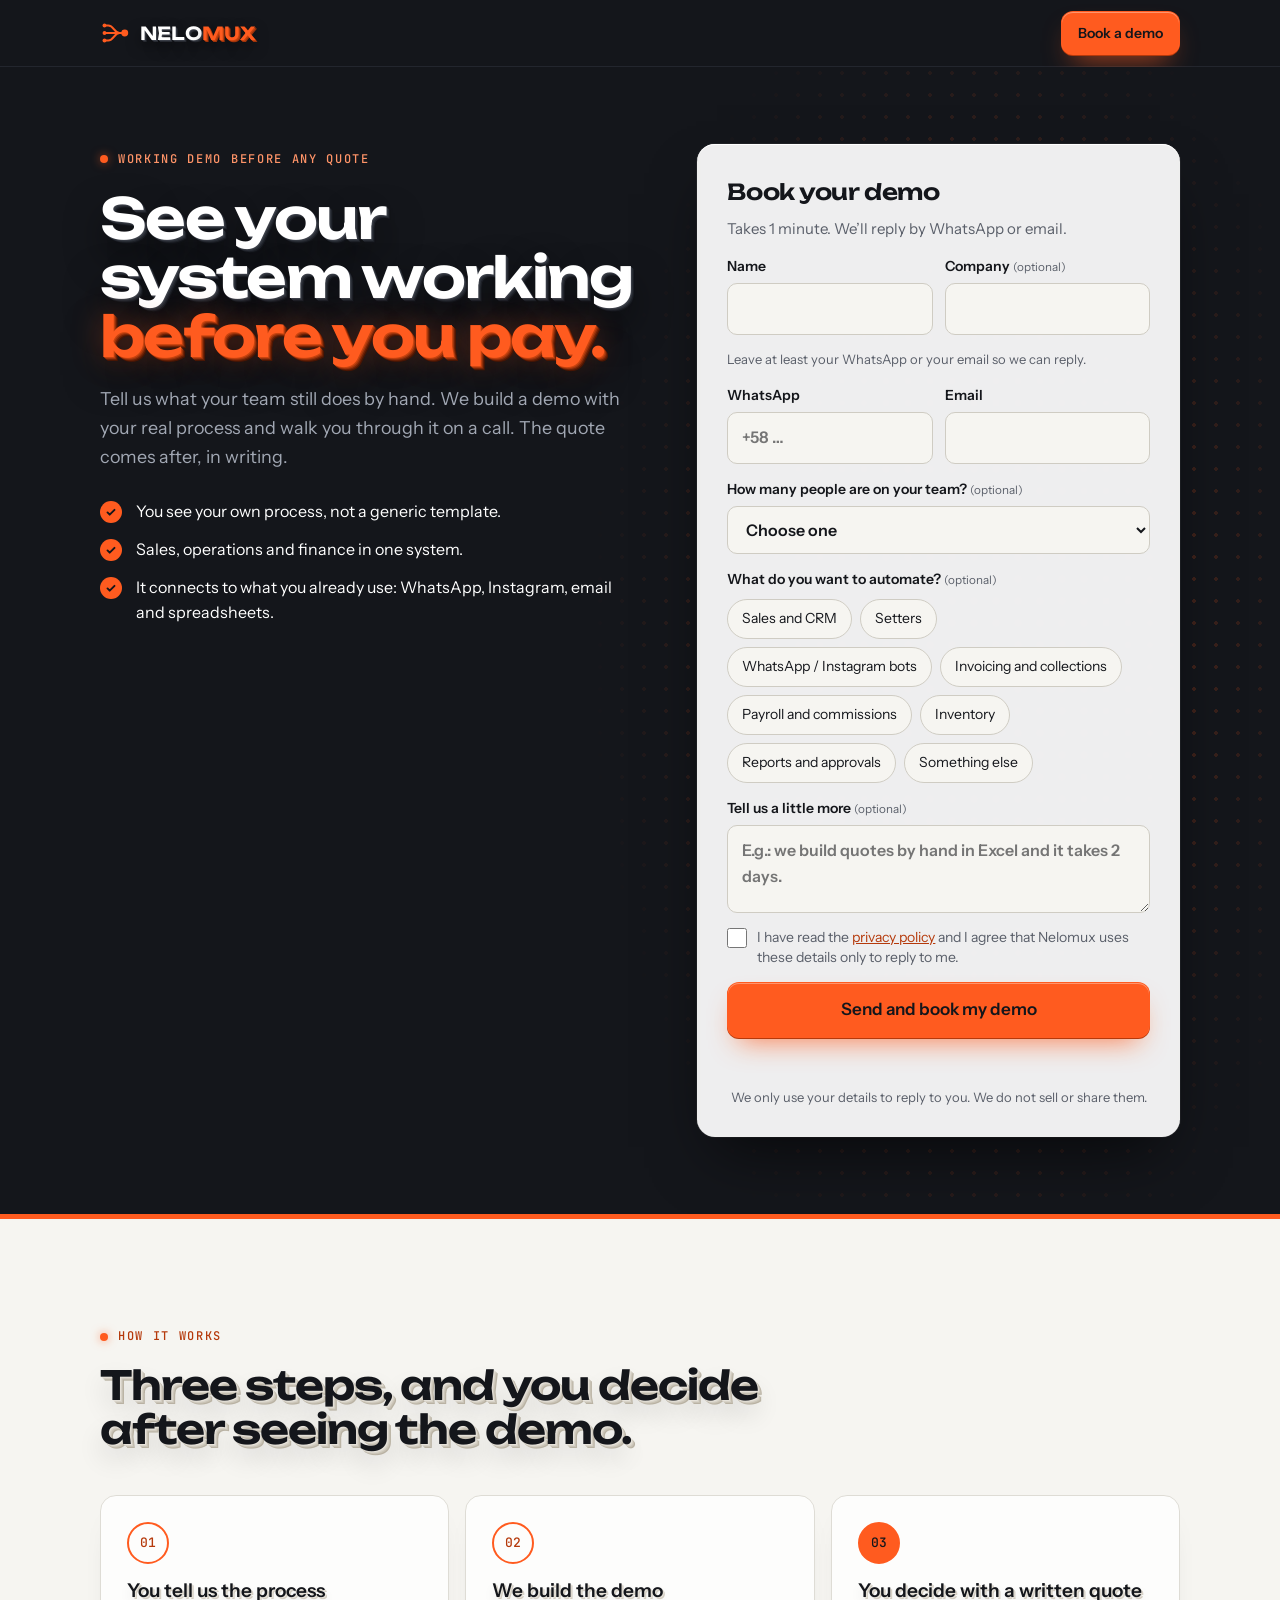
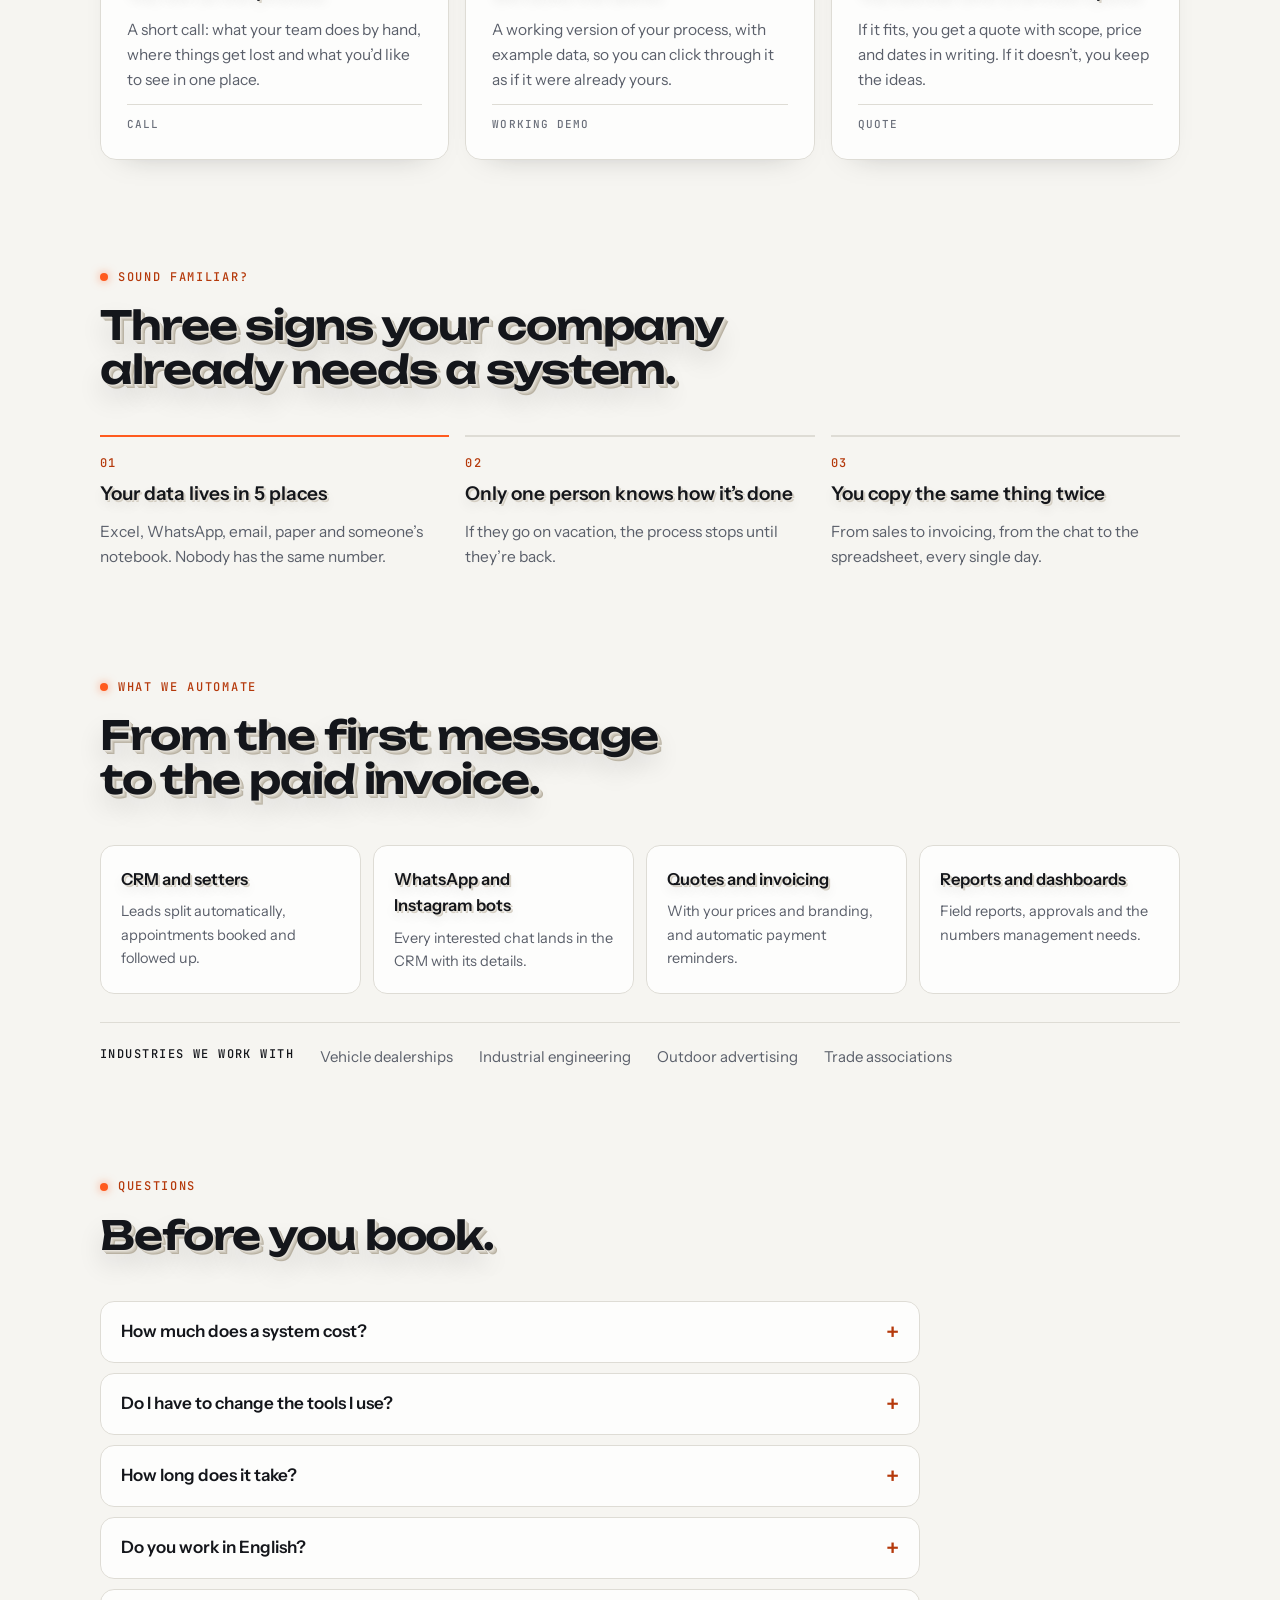
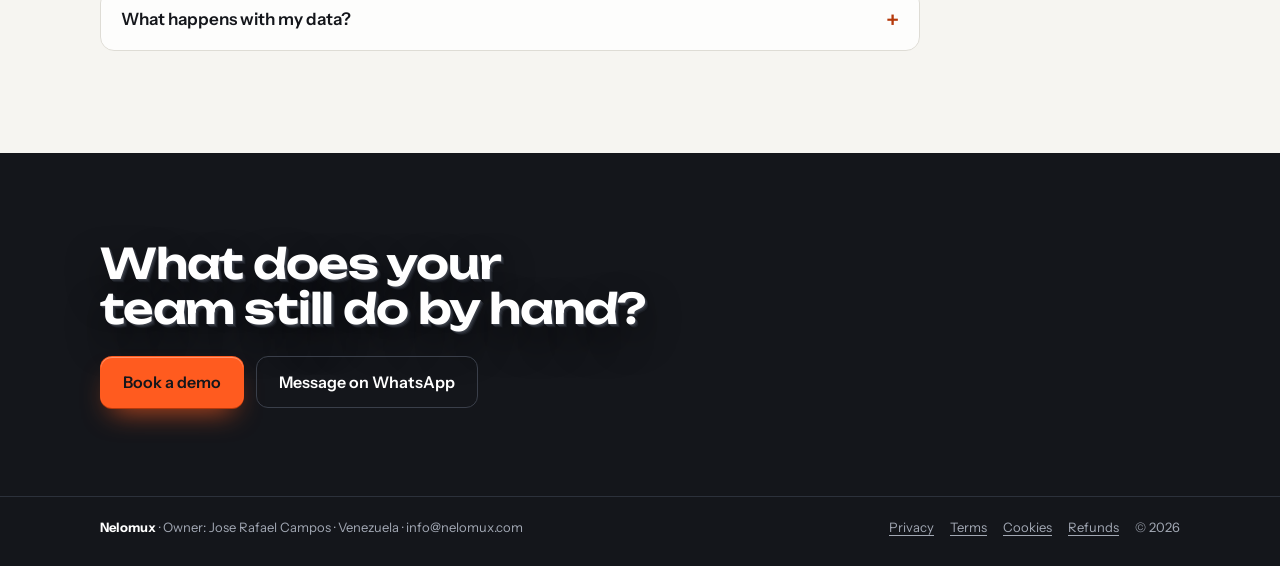
<file: demo/index.html>
<!doctype html>
<html lang="es">
<head>
<meta charset="utf-8">
<meta name="viewport" content="width=device-width,initial-scale=1,viewport-fit=cover">
<title>Agenda tu demo · Nelomux</title>
<meta name="description" content="Cuéntanos qué hace tu equipo a mano y te mostramos una demo funcionando con tu proceso antes de cotizar. Sistemas a medida y automatización de procesos.">
<meta name="theme-color" content="#14161b">
<link rel="canonical" href="https://nelomux.com/demo/">
<link rel="icon" href="/favicon.svg" type="image/svg+xml">
<link rel="apple-touch-icon" href="/apple-touch-icon.png">
<meta property="og:type" content="website">
<meta property="og:url" content="https://nelomux.com/demo/">
<meta property="og:site_name" content="Nelomux">
<meta property="og:title" content="Mira tu sistema funcionando antes de pagar · Nelomux">
<meta property="og:description" content="Armamos una demo con tu proceso real y te la mostramos en una llamada. Cotizamos después, por escrito.">
<meta property="og:image" content="https://nelomux.com/og-image.png">
<meta name="twitter:card" content="summary_large_image">
<link rel="stylesheet" href="/fuentes/fuentes.css">
<style>
/* "j" con curva (Lexend 800): la j de Unbounded es un palo recto y se lee como "i". Solo reemplaza esa letra. */
@font-face{font-family:'NelomuxJ';src:url([data-uri]) format('woff2');font-weight:100 900;font-style:normal;unicode-range:U+006A}

/* Landing de una sola oferta: banda negra de la factura con el formulario a la vista, luego papel claro con pasos, dolores y preguntas. */
:root{
  --paper:#f6f5f1;--raised:#ffffff;--line:#dedcd5;--line-2:#cfccc3;--ink:#14161b;--muted:#5a5f6a;
  --tile:#14161b;--tile-2:#1d2028;--line-dk:#2c313b;--paper-dk:#eef0f4;--muted-dk:#a2a8b4;
  --brand:#ff5b1f;--brand-ink:#b5390b;--brand-tint:#ffe4d8;--ok:#1f7a4d;--ok-tint:#dcf1e5;--err:#b42318;
  --fd:"NelomuxJ","Unbounded","Arial Black",system-ui,sans-serif;--fs:"Instrument Sans","Helvetica Neue",Arial,sans-serif;--fm:"JetBrains Mono",ui-monospace,Menlo,monospace;
  color-scheme:light;
}
*{box-sizing:border-box}
html{scroll-behavior:smooth}
body{margin:0;background:var(--paper);color:var(--ink);font-family:var(--fs);font-size:17px;line-height:1.6;-webkit-font-smoothing:antialiased}
.wrap{max-width:1160px;margin:0 auto;padding-inline:clamp(16px,4vw,40px)}
h1,h2,h3{margin:0;font-weight:600;text-wrap:balance}
p{margin:0}
a{color:inherit}
:focus-visible{outline:2px solid #2f45f5;outline-offset:3px;border-radius:6px}
.kick{display:inline-flex;align-items:center;gap:10px;font:500 12px/1.2 var(--fm);letter-spacing:.14em;text-transform:uppercase;color:var(--brand-ink)}
.kick::before{content:"";width:8px;height:8px;border-radius:50%;background:var(--brand);box-shadow:0 0 10px rgba(255,91,31,.6)}
.wm{font-family:var(--fd);font-weight:600;color:#fff;letter-spacing:.01em;text-shadow:1px 1px 0 #3b3f48,2px 2px 0 #262930,0 6px 14px rgba(0,0,0,.6)}
.wm b{font-weight:600;color:var(--brand);text-shadow:1px 1px 0 #c7430f,2px 2px 0 #9c330c,0 6px 14px rgba(0,0,0,.5)}
.btn{display:inline-flex;align-items:center;justify-content:center;gap:10px;min-height:52px;padding:0 22px;border-radius:12px;border:1px solid transparent;font:600 16px/1 var(--fs);text-decoration:none;cursor:pointer;white-space:nowrap}
.btn.primary{background:var(--brand);color:var(--ink);box-shadow:inset 0 1px 0 rgba(255,255,255,.35),0 1px 0 #b5390b,0 14px 28px -12px rgba(255,91,31,.8)}
.btn.primary:hover{background:#ff7240}
.btn.ghost{border-color:#3a3f4a;color:#fff;background:transparent}
.btn[disabled]{opacity:.6;cursor:default}

/* barra */
.nav{background:var(--tile);border-bottom:1px solid #23262e}
.nav .bar{display:flex;align-items:center;gap:16px;min-height:66px}
.home{display:flex;align-items:center;gap:10px;text-decoration:none}
.home svg{width:30px;height:30px}
.home .wm{font-size:18px}
.nav .btn{margin-left:auto}
.nav .back{margin-left:auto;color:var(--muted-dk);font-size:15px;text-decoration:none;min-height:44px;display:inline-flex;align-items:center}
.nav .back:hover{color:#fff}
.nav .btn{min-height:44px;font-size:14px;padding:0 16px}

/* héroe con formulario */
.hero{position:relative;background:var(--tile);color:#fff;border-bottom:5px solid var(--brand);overflow:hidden}
.hero::before{content:"";position:absolute;right:-6%;top:-10%;width:60%;height:120%;background-image:radial-gradient(circle,rgba(255,91,31,.55) 1.6px,transparent 2px);background-size:22px 22px;-webkit-mask-image:radial-gradient(closest-side,#000 30%,transparent 100%);mask-image:radial-gradient(closest-side,#000 30%,transparent 100%);opacity:.55;pointer-events:none}
.hero .wrap{position:relative;display:grid;grid-template-columns:minmax(0,1.05fr) minmax(0,.95fr);gap:clamp(28px,5vw,64px);align-items:start;padding-block:clamp(40px,6vw,80px)}
.hero .kick{color:#ff9468}
.hero h1{margin-top:18px;font-family:var(--fd);font-size:clamp(32px,4.4vw,56px);line-height:1.05;letter-spacing:-.03em;text-shadow:0 2px 0 rgba(0,0,0,.35),0 16px 34px rgba(0,0,0,.5)}
.hero h1 em{font-style:normal;color:var(--brand)}
.hero .lede{margin-top:20px;font-size:clamp(17px,1.4vw,19px);color:var(--muted-dk);max-width:50ch}
.ticks{list-style:none;margin:28px 0 0;padding:0;display:grid;gap:12px}
.ticks li{display:grid;grid-template-columns:26px minmax(0,1fr);gap:10px;font-size:16px}
.ticks li::before{content:"";width:22px;height:22px;margin-top:2px;border-radius:50%;background:var(--brand) url("data:image/svg+xml,%3Csvg xmlns='http://www.w3.org/2000/svg' viewBox='0 0 16 16'%3E%3Cpath d='M4 8.5l2.5 2.5L12 5.5' fill='none' stroke='%2314161b' stroke-width='2.2' stroke-linecap='round' stroke-linejoin='round'/%3E%3C/svg%3E") center/14px no-repeat}
.fields{display:grid;grid-template-columns:repeat(3,minmax(0,1fr));margin-top:30px;border:1px solid var(--line-dk);border-radius:8px;max-width:520px}
.fields div{padding:12px 14px;border-left:1px solid var(--line-dk);min-width:0}
.fields div:first-child{border-left:0}
.fields dt{font:500 10px/1 var(--fm);letter-spacing:.14em;color:var(--muted-dk)}
.fields dd{margin:8px 0 0;font:500 13px/1.3 var(--fm);color:#fff}

.form{background:var(--raised);color:var(--ink);border-radius:18px;padding:clamp(20px,3vw,30px);box-shadow:0 1px 0 #fff inset,0 30px 60px -20px rgba(0,0,0,.65),0 0 0 1px rgba(255,255,255,.06);display:grid;gap:14px;scroll-margin-top:20px}
.form h2{font-family:var(--fd);font-size:22px;letter-spacing:-.02em}
.form .sub{color:var(--muted);font-size:15px;margin-top:-6px}
.row2{display:grid;grid-template-columns:1fr 1fr;gap:12px}
label.f{display:grid;gap:6px;font-size:14px;font-weight:600;min-width:0}
label.f small{font-weight:400;color:var(--muted)}
input,select,textarea{font:inherit;font-size:16px;color:var(--ink);background:var(--paper);border:1px solid var(--line-2);border-radius:10px;padding:12px 14px;min-height:48px;width:100%}
textarea{min-height:88px;resize:vertical}
input:focus,select:focus,textarea:focus{outline:none;border-color:var(--brand);box-shadow:0 0 0 4px rgba(255,91,31,.18);background:#fff}
fieldset{border:0;margin:0;padding:0;display:grid;gap:8px;min-width:0}
legend{font-size:14px;font-weight:600;padding:0;margin-bottom:8px}
.chips{display:flex;flex-wrap:wrap;gap:8px}
.chips label{position:relative}
.chips input{position:absolute;opacity:0;width:1px;height:1px}
.chips span{display:inline-flex;align-items:center;min-height:40px;padding:0 14px;border-radius:999px;border:1px solid var(--line-2);background:var(--paper);font-size:14px;cursor:pointer;user-select:none}
.chips input:checked+span{background:var(--ink);border-color:var(--ink);color:#fff}
.chips input:focus-visible+span{outline:2px solid #2f45f5;outline-offset:2px}
.consent{display:flex;gap:10px;align-items:flex-start;font-size:14px;line-height:1.45;color:var(--muted)}
.consent input{width:20px;height:20px;min-height:0;margin:1px 0 0;padding:0;flex:none;accent-color:var(--brand)}
.consent input:focus-visible{outline:3px solid #2f45f5;outline-offset:2px}
.consent a{color:var(--brand-ink);text-decoration:underline}
label.f small,legend small{font-weight:400;color:var(--muted)}
.trap{position:absolute;left:-9999px;width:1px;height:1px;overflow:hidden}
.form .btn{width:100%;min-height:56px;font-size:17px}
.st{min-height:1.4em;font-size:15px;line-height:1.4}
.st[data-kind="ok"]{color:var(--ok);font-weight:600}
.st[data-kind="err"]{color:var(--err)}
.fine{font-size:13px;color:var(--muted);text-align:center}
.form .wa-alt{justify-self:center;font-size:14px;color:var(--muted)}
.form.sent .hide-sent{display:none!important}
.form .show-sent{display:none}
.form.sent .show-sent{display:grid;gap:12px;padding-top:16px;margin-top:4px;border-top:1px solid var(--line);animation:aparece .5s ease both}
.show-sent p{color:var(--muted);font-size:15px;text-align:center}
.show-sent .btn.ghost{background:transparent;border:1.5px solid var(--ink);color:var(--ink);min-height:50px;font-size:16px}
@keyframes aparece{from{opacity:0;transform:translateY(8px)}}

/* secciones claras */
section.b{padding-block:clamp(64px,8vw,104px)}
.head{max-width:720px;margin-bottom:clamp(28px,4vw,44px)}
.head h2{margin-top:14px;font-family:var(--fd);font-size:clamp(26px,3.2vw,40px);line-height:1.1;letter-spacing:-.028em}
.head p{margin-top:14px;color:var(--muted)}
.steps{list-style:none;margin:0;padding:0;display:grid;grid-template-columns:repeat(3,minmax(0,1fr));gap:16px}
.steps li{background:var(--raised);border:1px solid var(--line);border-radius:16px;padding:26px;display:grid;gap:12px;align-content:start;box-shadow:0 14px 30px -24px rgba(20,22,27,.35)}
.steps .n{width:42px;height:42px;border-radius:50%;border:2px solid var(--brand);display:grid;place-items:center;font:500 13px/1 var(--fm);color:var(--brand-ink)}
.steps li:last-child .n{background:var(--brand);color:var(--ink)}
.steps h3{font-size:19px}
.steps p{color:var(--muted);font-size:15.5px}
.steps .meta{padding-top:12px;border-top:1px solid var(--line);font:500 11px/1.4 var(--fm);letter-spacing:.1em;text-transform:uppercase;color:#6b707b}
.pains{display:grid;grid-template-columns:repeat(3,minmax(0,1fr));gap:16px}
.pain{border-top:2px solid var(--line);padding-top:20px;display:grid;gap:10px;align-content:start}
.pain:first-child{border-top-color:var(--brand)}
.pain b{font:500 12px/1 var(--fm);letter-spacing:.12em;color:var(--brand-ink)}
.pain h3{font-size:19px}
.pain p{color:var(--muted);font-size:15.5px}
.sols{display:grid;grid-template-columns:repeat(4,minmax(0,1fr));gap:12px}
.sol{background:var(--raised);border:1px solid var(--line);border-radius:14px;padding:20px;display:grid;gap:8px;align-content:start}
.sol h3{font-size:16.5px}
.sol p{color:var(--muted);font-size:14.5px}
.sectors{display:flex;flex-wrap:wrap;gap:10px 26px;margin-top:28px;padding-top:22px;border-top:1px solid var(--line);color:var(--muted);font-size:15px}
.sectors b{font:500 12px/1.6 var(--fm);letter-spacing:.12em;text-transform:uppercase;color:var(--ink)}
.faq{display:grid;gap:10px;max-width:820px}
.faq details{background:var(--raised);border:1px solid var(--line);border-radius:14px;padding:0 20px}
.faq summary{cursor:pointer;list-style:none;min-height:60px;display:flex;align-items:center;justify-content:space-between;gap:16px;font-weight:600;font-size:17px}
.faq summary::-webkit-details-marker{display:none}
.faq summary::after{content:"+";font:500 22px/1 var(--fm);color:var(--brand-ink);transition:transform .2s}
.faq details[open] summary::after{transform:rotate(45deg)}
.faq details p{padding-bottom:18px;color:var(--muted)}

.end{background:var(--tile);color:#fff;padding-block:clamp(56px,7vw,88px)}
.end .wrap{display:flex;flex-wrap:wrap;align-items:center;justify-content:space-between;gap:24px}
.end h2{font-family:var(--fd);font-size:clamp(26px,3.4vw,42px);line-height:1.08;letter-spacing:-.028em;max-width:20ch}
.end .acts{display:flex;flex-wrap:wrap;gap:12px}
.end .mail{display:block;margin-top:14px;font:500 14px var(--fm);color:var(--muted-dk)}
footer{background:var(--tile);color:var(--muted-dk);border-top:1px solid var(--line-dk);font-size:13px}
footer .wrap{display:flex;flex-wrap:wrap;justify-content:space-between;gap:10px;padding-block:20px 28px}
footer a{color:var(--muted-dk);text-decoration:underline;text-underline-offset:3px}
footer a:hover,footer a:focus-visible{color:#fff}
footer .lnav{display:flex;flex-wrap:wrap;gap:6px 16px}

@media (max-width:980px){
  .hero .wrap{grid-template-columns:1fr}
  .steps,.pains{grid-template-columns:1fr}
  .sols{grid-template-columns:repeat(2,minmax(0,1fr))}
}
@media (max-width:560px){
  .row2{grid-template-columns:1fr}
  .sols{grid-template-columns:1fr}
  .fields{grid-template-columns:1fr}.fields div{border-left:0;border-top:1px solid var(--line-dk)}.fields div:first-child{border-top:0}
  .nav .back{display:none}.nav .btn{margin-left:auto}
}
@media (prefers-reduced-motion:reduce){html{scroll-behavior:auto}}


/* Secciones blancas con las mismas líneas de la marca; tarjetas levemente translúcidas y títulos con relieve */
.steps li,.sol,.faq details{background:rgba(255,255,255,.78);-webkit-backdrop-filter:blur(2px);backdrop-filter:blur(2px)}
.head h2{text-shadow:1px 1px 0 #e6e2da,2px 2px 0 #d8d3c8,3px 3px 0 #c9c3b6,4px 4px 0 #b9b2a3,0 14px 26px rgba(20,22,27,.14)}
.steps h3,.sol h3,.pain h3{text-shadow:1px 1px 0 #e6e2da,2px 2px 0 #d3cdc1,0 6px 12px rgba(20,22,27,.1)}
.hero h1{text-shadow:1px 1px 0 #3b3f48,2px 2px 0 #2b2f37,3px 3px 0 #1d2027,4px 4px 0 #111318,0 18px 36px rgba(0,0,0,.55)}
.hero h1 em{text-shadow:1px 1px 0 #c7430f,2px 2px 0 #9c330c,3px 3px 0 #6e2206,4px 4px 0 #4a1604,0 0 30px rgba(255,91,31,.35),0 18px 36px rgba(0,0,0,.5)}
.end h2{text-shadow:1px 1px 0 #3b3f48,2px 2px 0 #2b2f37,3px 3px 0 #1d2027,4px 4px 0 #111318,0 16px 34px rgba(0,0,0,.6)}
.form{background:rgba(255,255,255,.93);-webkit-backdrop-filter:blur(3px);backdrop-filter:blur(3px)}
</style>
</head>
<body>
<nav class="nav" aria-label="Principal">
  <div class="wrap bar">
    <span class="home" aria-label="Nelomux"><svg viewBox="4 4 40 40" aria-hidden="true"><path d="M10 14H15C22.5 14 23 24 30 24M10 24H30M10 34H15C22.5 34 23 24 30 24M30 24H34" fill="none" stroke="#FF5B1F" stroke-width="2.8" stroke-linecap="round" stroke-linejoin="round"/><circle cx="10" cy="14" r="2.6" fill="#FF5B1F"/><circle cx="10" cy="24" r="2.6" fill="#FF5B1F"/><circle cx="10" cy="34" r="2.6" fill="#FF5B1F"/><circle cx="37" cy="24" r="4.6" fill="#FF5B1F"/></svg><span class="wm">NELO<b>MUX</b></span></span>
    <a class="btn primary" href="#formulario" data-en="Book a demo">Agendar demo</a>
  </div>
</nav>

<header class="hero" data-net="0.52,0.42">
  <div class="wrap">
    <div>
      <span class="kick" data-en="Working demo before any quote">Demo funcional antes de cotizar</span>
      <h1 data-en="See your system working <em>before you pay.</em>">Mira tu sistema funcionando <em>antes de pagar.</em></h1>
      <p class="lede" data-en="Tell us what your team still does by hand. We build a demo with your real process and walk you through it on a call. The quote comes after, in writing.">Cuéntanos qué sigue haciendo tu equipo a mano. Armamos una demo con tu proceso real y te la mostramos en una llamada. La cotización viene después, por escrito.</p>
      <ul class="ticks">
        <li data-en="You see your own process, not a generic template.">Ves tu propio proceso, no una plantilla genérica.</li>
        <li data-en="Sales, operations and finance in one system.">Ventas, operaciones y finanzas en un solo sistema.</li>
        <li data-en="It connects to what you already use: WhatsApp, Instagram, email and spreadsheets.">Se conecta con lo que ya usas: WhatsApp, Instagram, correo y hojas de cálculo.</li>
      </ul>
    </div>

    <form class="form" id="formulario" novalidate>
      <h2 data-en="Book your demo">Agenda tu demo</h2>
      <p class="sub hide-sent" data-en="Takes 1 minute. We’ll reply by WhatsApp or email.">Toma 1 minuto. Te respondemos por WhatsApp o correo.</p>
      <div class="hide-sent" style="display:grid;gap:14px">
        <div class="row2">
          <label class="f"><span data-en="Name">Nombre</span><input name="nombre" id="f-nombre" autocomplete="name" required maxlength="120"></label>
          <label class="f"><span><span data-en="Company">Empresa</span> <small data-en="(optional)">(opcional)</small></span><input name="empresa" id="f-empresa" autocomplete="organization" maxlength="160"></label>
        </div>
        <p class="fine" style="text-align:left;margin:0" data-en="Leave at least your WhatsApp or your email so we can reply.">Deja al menos tu WhatsApp o tu correo para poder responderte.</p>
        <div class="row2">
          <label class="f"><span>WhatsApp</span><input name="whatsapp" id="f-whatsapp" type="tel" autocomplete="tel" inputmode="tel" maxlength="40" placeholder="+58 …"></label>
          <label class="f"><span data-en="Email">Correo</span><input name="email" id="f-email" type="email" autocomplete="email" maxlength="200"></label>
        </div>
        <label class="f"><span><span data-en="How many people are on your team?">¿Cuántas personas tiene tu equipo?</span> <small data-en="(optional)">(opcional)</small></span>
          <select name="equipo" id="f-equipo"><option value="" data-en="Choose one">Elige una opción</option><option value="1-5">1–5</option><option value="6-20">6–20</option><option value="21-50">21–50</option><option value="50+">50+</option></select></label>
        <fieldset><legend><span data-en="What do you want to automate?">¿Qué quieres automatizar?</span> <small data-en="(optional)">(opcional)</small></legend>
          <div class="chips">
            <label><input type="checkbox" name="interes" value="ventas-crm"><span data-en="Sales and CRM">Ventas y CRM</span></label>
            <label><input type="checkbox" name="interes" value="setters"><span>Setters</span></label>
            <label><input type="checkbox" name="interes" value="whatsapp-instagram"><span data-en="WhatsApp / Instagram bots">Bots de WhatsApp / Instagram</span></label>
            <label><input type="checkbox" name="interes" value="facturacion"><span data-en="Invoicing and collections">Facturación y cobros</span></label>
            <label><input type="checkbox" name="interes" value="nomina"><span data-en="Payroll and commissions">Nómina y comisiones</span></label>
            <label><input type="checkbox" name="interes" value="inventario"><span data-en="Inventory">Inventario</span></label>
            <label><input type="checkbox" name="interes" value="reportes"><span data-en="Reports and approvals">Reportes y aprobaciones</span></label>
            <label><input type="checkbox" name="interes" value="otro"><span data-en="Something else">Otra cosa</span></label>
          </div>
        </fieldset>
        <label class="f"><span><span data-en="Tell us a little more">Cuéntanos un poco más</span> <small data-en="(optional)">(opcional)</small></span><textarea name="mensaje" id="f-mensaje" maxlength="2000" data-ph-es="Ej.: armamos las cotizaciones a mano en Excel y tardamos 2 días." data-ph-en="E.g.: we build quotes by hand in Excel and it takes 2 days."></textarea></label>
        <div class="trap" aria-hidden="true"><label>Sitio web<input name="sitio" tabindex="-1" autocomplete="off"></label></div>
        <label class="consent" for="f-acepto"><input type="checkbox" name="acepto" id="f-acepto" required><span><span data-en="I have read the">He leído la</span> <a href="/privacidad/" data-en="privacy policy">política de privacidad</a> <span data-en="and I agree that Nelomux uses these details only to reply to me.">y acepto que Nelomux use estos datos solo para responderme.</span></span></label>
        <button type="submit" class="btn primary" data-en="Send and book my demo">Enviar y agendar mi demo</button>
      </div>
      <p class="st" data-status role="status" aria-live="polite"></p>
      <a class="wa-alt" data-wa hidden href="#" target="_blank" rel="noopener" data-en="Send by WhatsApp instead">Enviar por WhatsApp</a>
      <div class="show-sent">
        <p data-en="While we write to you, take a look at what we build.">Mientras te escribimos, mira lo que hacemos.</p>
        <a class="btn primary" href="/#casos" data-en="See our work →">Ver nuestro trabajo →</a>
        <a class="btn ghost" href="/#soluciones" data-en="See our solutions">Ver soluciones</a>
      </div>
      <p class="fine hide-sent" data-en="We only use your details to reply to you. We do not sell or share them.">Solo usamos tus datos para responderte. No los vendemos ni los compartimos.</p>
    </form>
  </div>
</header>

<main>
<section class="b" data-net="0.8,0.55" data-net-light>
  <div class="wrap">
    <div class="head"><span class="kick" data-en="How it works">Cómo funciona</span><h2 data-en="Three steps, and you decide after seeing the demo.">Tres pasos, y decides después de ver la demo.</h2></div>
    <ol class="steps">
      <li><span class="n">01</span><h3 data-en="You tell us the process">Nos cuentas el proceso</h3><p data-en="A short call: what your team does by hand, where things get lost and what you’d like to see in one place.">Una llamada corta: qué hace tu equipo a mano, dónde se pierden las cosas y qué te gustaría ver en un solo lugar.</p><span class="meta" data-en="Call">Llamada</span></li>
      <li><span class="n">02</span><h3 data-en="We build the demo">Armamos la demo</h3><p data-en="A working version of your process, with example data, so you can click through it as if it were already yours.">Una versión funcionando de tu proceso, con datos de ejemplo, para que la uses como si ya fuera tuya.</p><span class="meta" data-en="Working demo">Demo funcional</span></li>
      <li><span class="n">03</span><h3 data-en="You decide with a written quote">Decides con una cotización escrita</h3><p data-en="If it fits, you get a quote with scope, price and dates in writing. If it doesn’t, you keep the ideas.">Si te sirve, recibes la cotización con alcance, precio y fechas por escrito. Si no, te quedas con las ideas.</p><span class="meta" data-en="Quote">Cotización</span></li>
    </ol>
  </div>
</section>

<section class="b" data-net="0.2,0.5" data-net-light style="padding-top:0">
  <div class="wrap">
    <div class="head"><span class="kick" data-en="Sound familiar?">¿Te suena?</span><h2 data-en="Three signs your company already needs a system.">Tres señales de que tu empresa ya necesita un sistema.</h2></div>
    <div class="pains">
      <div class="pain"><b>01</b><h3 data-en="Your data lives in 5 places">Tus datos viven en 5 lugares</h3><p data-en="Excel, WhatsApp, email, paper and someone’s notebook. Nobody has the same number.">Excel, WhatsApp, correo, papel y el cuaderno de alguien. Nadie tiene el mismo número.</p></div>
      <div class="pain"><b>02</b><h3 data-en="Only one person knows how it’s done">Solo una persona sabe cómo se hace</h3><p data-en="If they go on vacation, the process stops until they’re back.">Si se va de vacaciones, el proceso se detiene hasta que vuelva.</p></div>
      <div class="pain"><b>03</b><h3 data-en="You copy the same thing twice">Copias lo mismo dos veces</h3><p data-en="From sales to invoicing, from the chat to the spreadsheet, every single day.">De ventas a facturación, del chat a la hoja de cálculo, todos los días.</p></div>
    </div>
  </div>
</section>

<section class="b" data-net="0.75,0.45" data-net-light style="padding-top:0">
  <div class="wrap">
    <div class="head"><span class="kick" data-en="What we automate">Qué automatizamos</span><h2 data-en="From the first message to the paid invoice.">Del primer mensaje a la factura cobrada.</h2></div>
    <div class="sols">
      <div class="sol"><h3 data-en="CRM and setters">CRM y setters</h3><p data-en="Leads split automatically, appointments booked and followed up.">Prospectos repartidos solos, citas agendadas y con seguimiento.</p></div>
      <div class="sol"><h3 data-en="WhatsApp and Instagram bots">Bots de WhatsApp e Instagram</h3><p data-en="Every interested chat lands in the CRM with its details.">Cada chat con interés entra al CRM con sus datos.</p></div>
      <div class="sol"><h3 data-en="Quotes and invoicing">Cotizaciones y facturación</h3><p data-en="With your prices and branding, and automatic payment reminders.">Con tus precios y tu marca, y recordatorios de cobro automáticos.</p></div>
      <div class="sol"><h3 data-en="Reports and dashboards">Reportes y tableros</h3><p data-en="Field reports, approvals and the numbers management needs.">Reportes de campo, aprobaciones y los números que necesita Dirección.</p></div>
    </div>
    <div class="sectors"><b data-en="Industries we work with">Sectores con los que trabajamos</b><span data-en="Vehicle dealerships">Concesionarios de vehículos</span><span data-en="Industrial engineering">Ingeniería industrial</span><span data-en="Outdoor advertising">Publicidad exterior</span><span data-en="Trade associations">Gremios y asociaciones</span></div>
  </div>
</section>

<section class="b" data-net="0.25,0.4" data-net-light style="padding-top:0">
  <div class="wrap">
    <div class="head"><span class="kick" data-en="Questions">Preguntas</span><h2 data-en="Before you book.">Antes de agendar.</h2></div>
    <div class="faq">
      <details><summary data-en="How much does a system cost?">¿Cuánto cuesta un sistema?</summary><p data-en="It depends on the process and how many areas it covers. After the demo you get a quote with a fixed price and scope, in writing.">Depende del proceso y de cuántas áreas abarque. Después de la demo recibes una cotización con precio y alcance cerrados, por escrito.</p></details>
      <details><summary data-en="Do I have to change the tools I use?">¿Tengo que dejar lo que ya uso?</summary><p data-en="Not necessarily. The system can connect to WhatsApp, Instagram, email and your spreadsheets, and take over step by step.">No necesariamente. El sistema se puede conectar con WhatsApp, Instagram, correo y tus hojas de cálculo, y reemplazarlos de a poco.</p></details>
      <details><summary data-en="How long does it take?">¿Cuánto tarda?</summary><p data-en="It depends on the scope. The delivery dates go in the quote, in stages, so you start using parts of it early.">Depende del alcance. Las fechas de entrega van en la cotización, por etapas, para que empieces a usar partes desde temprano.</p></details>
      <details><summary data-en="Do you work in English?">¿Trabajan en inglés?</summary><p data-en="Yes, in Spanish and English.">Sí, en español y en inglés.</p></details>
      <details><summary data-en="What happens with my data?">¿Qué pasa con mis datos?</summary><p data-en="We only use what you send us to reply and prepare the demo. The demo uses example data.">Solo usamos lo que nos envías para responderte y preparar la demo. La demo usa datos de ejemplo.</p></details>
    </div>
  </div>
</section>
</main>

<section class="end" data-net="0.72,0.5">
  <div class="wrap">
    <div><h2 data-en="What does your team still do by hand?">¿Qué sigue haciendo tu equipo a mano?</h2></div>
    <div class="acts"><a class="btn primary" href="#formulario" data-en="Book a demo">Agendar demo</a><a class="btn ghost" id="wa-end" href="https://wa.me/584146953882" target="_blank" rel="noopener" data-en="Message on WhatsApp">Escribir por WhatsApp</a></div>
  </div>
</section>
<footer><div class="wrap"><span><b style="color:#fff">Nelomux</b> · <span data-en="Owner: Jose Rafael Campos · Venezuela">Responsable: Jose Rafael Campos · Venezuela</span> · info@nelomux.com</span><nav class="lnav" aria-label="Legal"><a href="/privacidad/" data-en="Privacy">Privacidad</a><a href="/terminos/" data-en="Terms">Términos</a><a href="/cookies/">Cookies</a><a href="/reembolsos/" data-en="Refunds">Reembolsos</a><span>© 2026</span></nav></div></footer>

<script src="../config.js"></script>
<script src="../lead.js"></script>
<script src="../red.js"></script>
<script>
(function(){
  function detect(){
    if(location.hash==='#en')return 'en';if(location.hash==='#es')return 'es';
    var l=(navigator.languages&&navigator.languages.length?navigator.languages:[navigator.language||'']);
    for(var i=0;i<l.length;i++){var x=String(l[i]).toLowerCase().slice(0,2);if(x==='es')return 'es';if(x==='en')return 'en'}
    return 'en';
  }
  var L=detect();
  if(L==='en'){
    document.querySelectorAll('[data-en]').forEach(function(n){n.innerHTML=n.dataset.en});
    document.documentElement.lang='en';document.title='Book your demo · Nelomux';
  }
  document.querySelectorAll('[data-ph-es]').forEach(function(n){n.placeholder=n.dataset['ph'+(L==='en'?'En':'Es')]});
  var hi=L==='en'?'Hi, I’d like to book a demo with Nelomux.':'Hola, quiero agendar una demo con Nelomux.';
  document.getElementById('wa-end').href='https://wa.me/'+(window.NELOMUX&&NELOMUX.WHATSAPP||'584146953882')+'?text='+encodeURIComponent(hi);
  var src=new URLSearchParams(location.search).get('utm_source');
  NelomuxLead.bind(document.getElementById('formulario'),{lang:L,origen:'landing /demo'+(src?' · '+src:'')});
})();
</script>
</body>
</html>
</file>
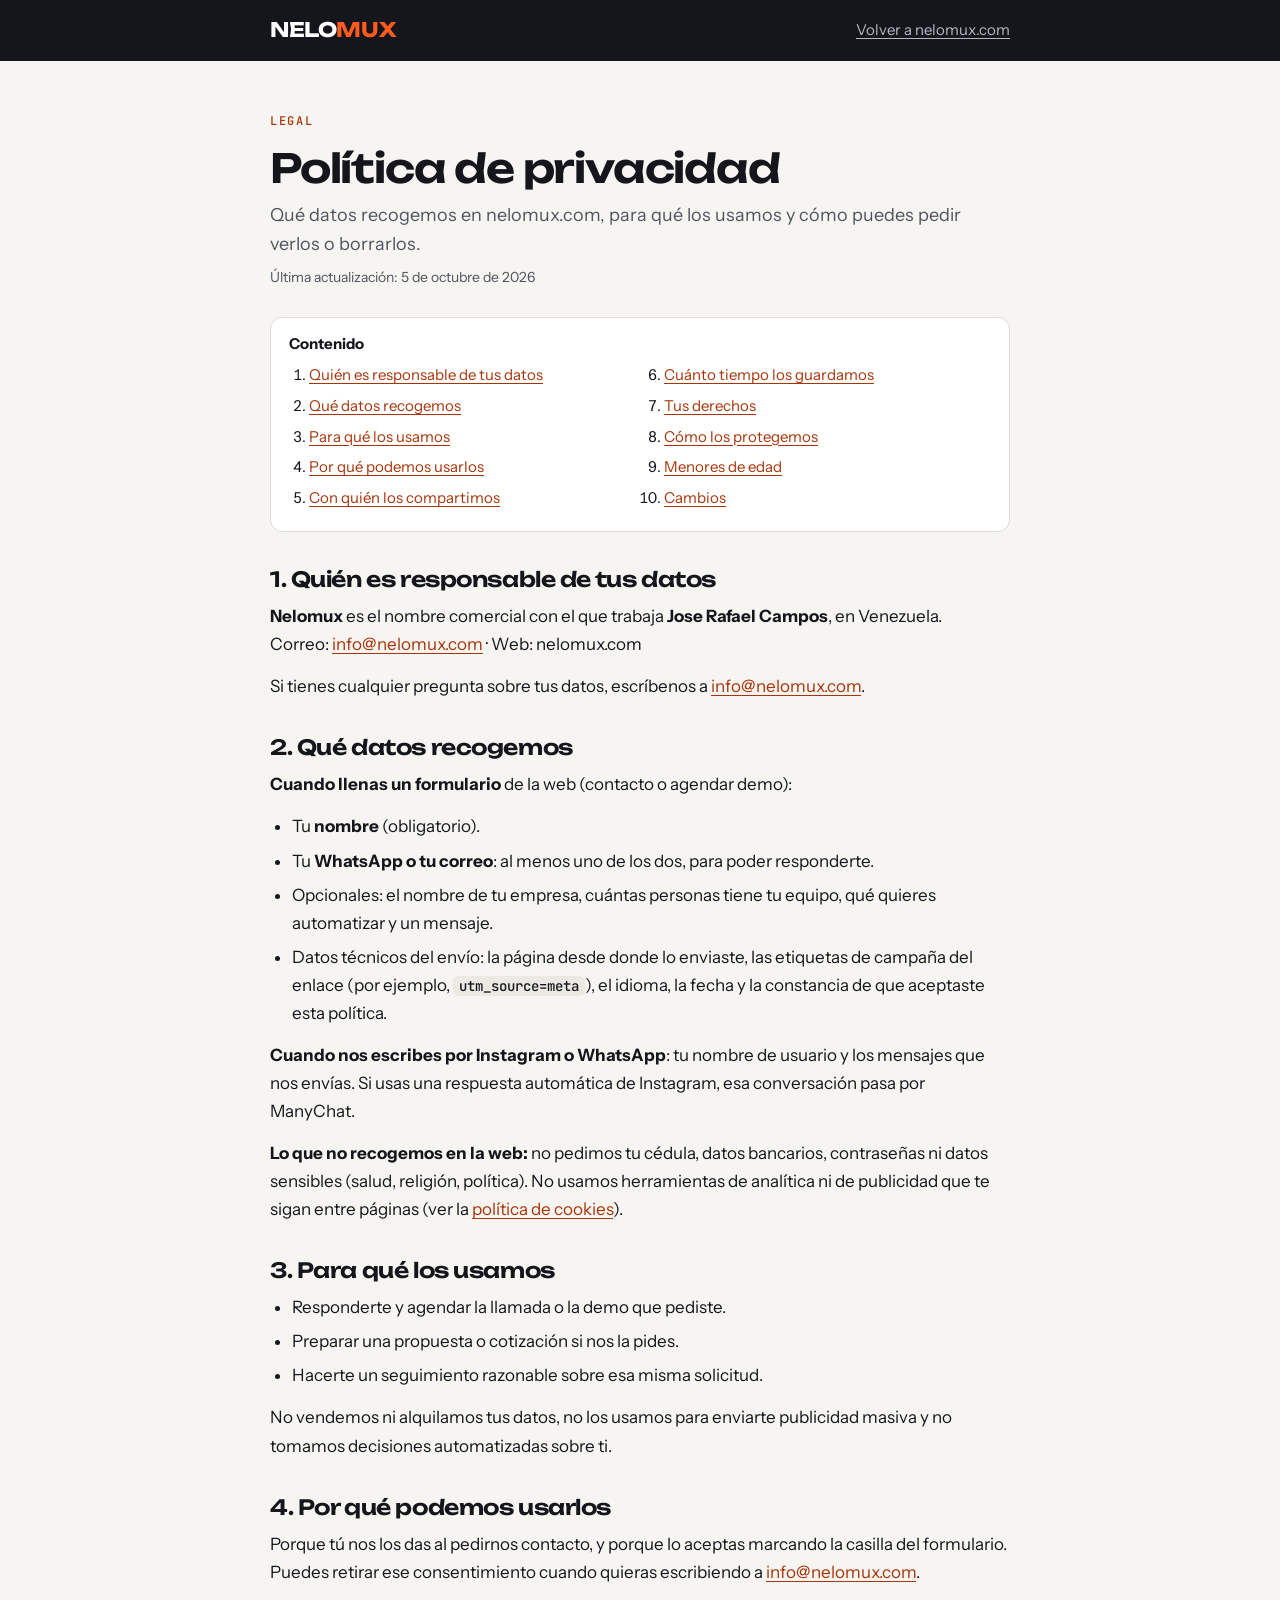
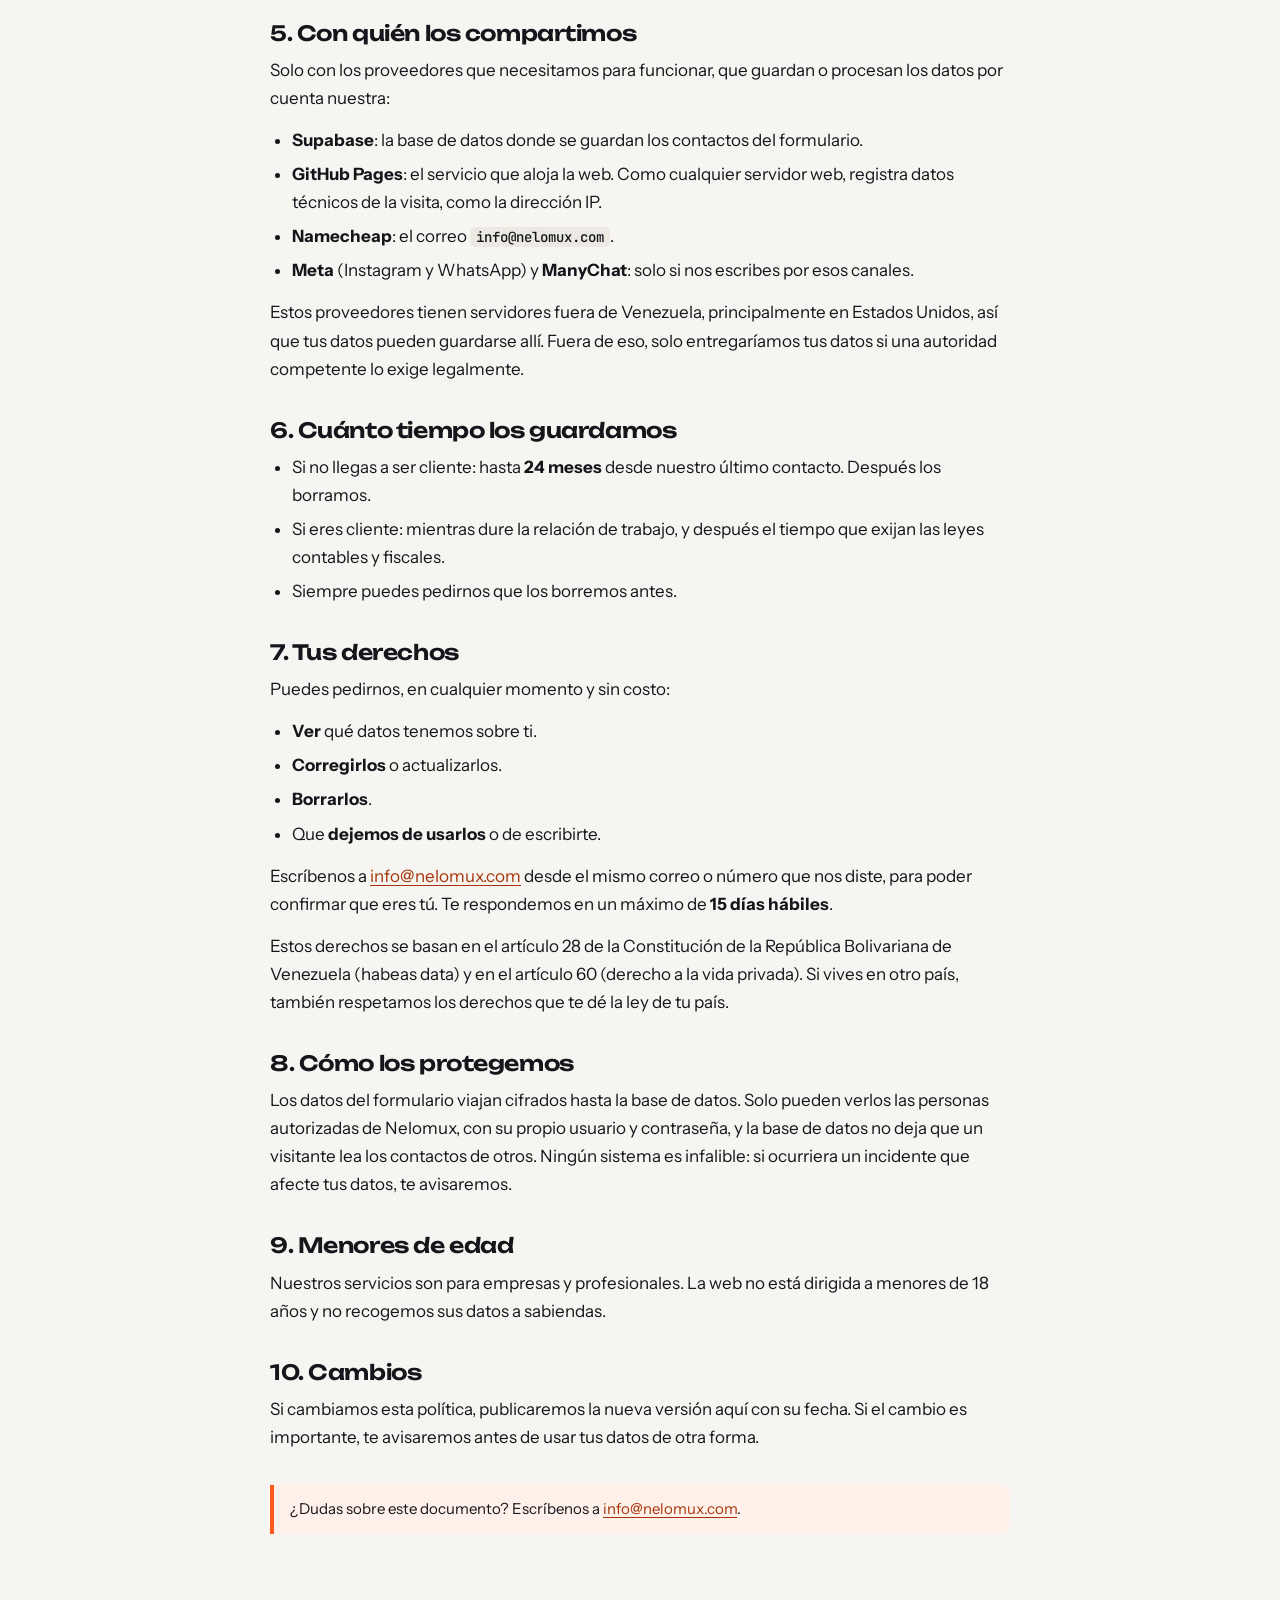
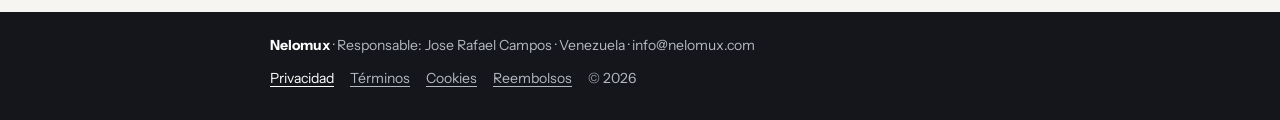
<file: privacidad/index.html>
<!doctype html>
<html lang="es">
<head>
<meta charset="utf-8">
<meta name="viewport" content="width=device-width,initial-scale=1,viewport-fit=cover">
<title>Política de privacidad · Nelomux</title>
<meta name="description" content="Qué datos recogemos en nelomux.com, para qué los usamos y cómo puedes pedir verlos o borrarlos.">
<link rel="canonical" href="https://nelomux.com/privacidad/">
<link rel="icon" href="/favicon.svg" type="image/svg+xml">
<link rel="stylesheet" href="/fuentes/fuentes.css">
<style>
:root{--bg:#f6f5f1;--raised:#fff;--ink:#14161b;--muted:#4f545e;--line:#dedcd5;--brand:#ff5b1f;--brand-ink:#a8340a;--tile:#14161b;--muted-dk:#b3b8c2;
  --fd:"Unbounded","Arial Black",system-ui,sans-serif;--fs:"Instrument Sans","Helvetica Neue",Arial,sans-serif;--fm:"JetBrains Mono",ui-monospace,Menlo,monospace}
*{box-sizing:border-box}
html,body{margin:0}
body{background:var(--bg);color:var(--ink);font:400 17px/1.65 var(--fs)}
a{color:var(--brand-ink);text-underline-offset:3px}
a:focus-visible,button:focus-visible{outline:3px solid #2f45f5;outline-offset:2px;border-radius:4px}
.skip{position:absolute;left:-9999px;top:8px;background:var(--ink);color:#fff;padding:10px 14px;border-radius:8px;z-index:9}
.skip:focus{left:12px}
header{background:var(--tile);color:#fff}
header .in,main,footer .in{max-width:780px;margin:0 auto;padding-inline:20px}
header .in{display:flex;justify-content:space-between;align-items:center;gap:12px;padding-block:18px}
.wm{font:700 20px/1 var(--fd);letter-spacing:-.02em;color:#fff;text-decoration:none}
.wm b{color:var(--brand)}
header a.back{color:var(--muted-dk);font-size:15px}
main{padding-block:44px 64px}
.kick{font:500 12px/1 var(--fm);letter-spacing:.14em;text-transform:uppercase;color:var(--brand-ink)}
h1{font:600 clamp(28px,4.6vw,40px)/1.15 var(--fd);letter-spacing:-.03em;margin:12px 0 10px;text-wrap:balance}
.lede{color:var(--muted);margin:0 0 6px;font-size:18px}
.date{color:var(--muted);font-size:14px;margin:0 0 28px}
nav.toc{background:var(--raised);border:1px solid var(--line);border-radius:12px;padding:14px 18px;margin-bottom:28px;font-size:15px}
nav.toc ol{margin:6px 0 0;padding-left:20px;columns:2;column-gap:28px}
@media (max-width:600px){nav.toc ol{columns:1}}
h2{font:600 21px/1.25 var(--fd);letter-spacing:-.02em;margin:34px 0 10px;scroll-margin-top:16px}
p,ul{margin:0 0 14px}
ul{padding-left:22px}
li{margin-bottom:6px}
code{font:500 14px var(--fm);background:#ebe9e2;padding:1px 6px;border-radius:5px}
.note{background:#fff1ea;border-left:4px solid var(--brand);padding:12px 16px;border-radius:0 10px 10px 0;font-size:15px;margin-top:34px}
footer{background:var(--tile);color:var(--muted-dk);font-size:14px}
footer .in{display:flex;flex-wrap:wrap;justify-content:space-between;gap:10px;padding-block:22px 30px}
footer nav{display:flex;flex-wrap:wrap;gap:6px 16px}
footer a{color:var(--muted-dk)}
footer a:hover,footer a:focus-visible,footer a[aria-current]{color:#fff}
</style>
</head>
<body>
<a class="skip" href="#contenido">Saltar al contenido</a>
<header><div class="in"><a class="wm" href="/" aria-label="Nelomux, ir al inicio">NELO<b>MUX</b></a><a class="back" href="/">Volver a nelomux.com</a></div></header>
<main id="contenido">
<span class="kick">Legal</span>
<h1>Política de privacidad</h1>
<p class="lede">Qué datos recogemos en nelomux.com, para qué los usamos y cómo puedes pedir verlos o borrarlos.</p>
<p class="date">Última actualización: 5 de octubre de 2026</p>
<nav class="toc" aria-label="Contenido"><b>Contenido</b><ol><li><a href="#quien">Quién es responsable de tus datos</a></li><li><a href="#que">Qué datos recogemos</a></li><li><a href="#para">Para qué los usamos</a></li><li><a href="#base">Por qué podemos usarlos</a></li><li><a href="#quienes">Con quién los compartimos</a></li><li><a href="#tiempo">Cuánto tiempo los guardamos</a></li><li><a href="#derechos">Tus derechos</a></li><li><a href="#seguridad">Cómo los protegemos</a></li><li><a href="#menores">Menores de edad</a></li><li><a href="#cambios">Cambios</a></li></ol></nav>
<h2 id="quien">1. Quién es responsable de tus datos</h2>
<p><b>Nelomux</b> es el nombre comercial con el que trabaja <b>Jose Rafael Campos</b>, en Venezuela.<br>
Correo: <a href="mailto:info@nelomux.com">info@nelomux.com</a> · Web: nelomux.com</p>
<p>Si tienes cualquier pregunta sobre tus datos, escríbenos a <a href="mailto:info@nelomux.com">info@nelomux.com</a>.</p>

<h2 id="que">2. Qué datos recogemos</h2>
<p><b>Cuando llenas un formulario</b> de la web (contacto o agendar demo):</p>
<ul>
<li>Tu <b>nombre</b> (obligatorio).</li>
<li>Tu <b>WhatsApp o tu correo</b>: al menos uno de los dos, para poder responderte.</li>
<li>Opcionales: el nombre de tu empresa, cuántas personas tiene tu equipo, qué quieres automatizar y un mensaje.</li>
<li>Datos técnicos del envío: la página desde donde lo enviaste, las etiquetas de campaña del enlace (por ejemplo, <code>utm_source=meta</code>), el idioma, la fecha y la constancia de que aceptaste esta política.</li>
</ul>
<p><b>Cuando nos escribes por Instagram o WhatsApp</b>: tu nombre de usuario y los mensajes que nos envías. Si usas una respuesta automática de Instagram, esa conversación pasa por ManyChat.</p>
<p><b>Lo que no recogemos en la web:</b> no pedimos tu cédula, datos bancarios, contraseñas ni datos sensibles (salud, religión, política). No usamos herramientas de analítica ni de publicidad que te sigan entre páginas (ver la <a href="/cookies/">política de cookies</a>).</p>

<h2 id="para">3. Para qué los usamos</h2>
<ul>
<li>Responderte y agendar la llamada o la demo que pediste.</li>
<li>Preparar una propuesta o cotización si nos la pides.</li>
<li>Hacerte un seguimiento razonable sobre esa misma solicitud.</li>
</ul>
<p>No vendemos ni alquilamos tus datos, no los usamos para enviarte publicidad masiva y no tomamos decisiones automatizadas sobre ti.</p>

<h2 id="base">4. Por qué podemos usarlos</h2>
<p>Porque tú nos los das al pedirnos contacto, y porque lo aceptas marcando la casilla del formulario. Puedes retirar ese consentimiento cuando quieras escribiendo a <a href="mailto:info@nelomux.com">info@nelomux.com</a>.</p>

<h2 id="quienes">5. Con quién los compartimos</h2>
<p>Solo con los proveedores que necesitamos para funcionar, que guardan o procesan los datos por cuenta nuestra:</p>
<ul>
<li><b>Supabase</b>: la base de datos donde se guardan los contactos del formulario.</li>
<li><b>GitHub Pages</b>: el servicio que aloja la web. Como cualquier servidor web, registra datos técnicos de la visita, como la dirección IP.</li>
<li><b>Namecheap</b>: el correo <code>info@nelomux.com</code>.</li>
<li><b>Meta</b> (Instagram y WhatsApp) y <b>ManyChat</b>: solo si nos escribes por esos canales.</li>
</ul>
<p>Estos proveedores tienen servidores fuera de Venezuela, principalmente en Estados Unidos, así que tus datos pueden guardarse allí. Fuera de eso, solo entregaríamos tus datos si una autoridad competente lo exige legalmente.</p>

<h2 id="tiempo">6. Cuánto tiempo los guardamos</h2>
<ul>
<li>Si no llegas a ser cliente: hasta <b>24 meses</b> desde nuestro último contacto. Después los borramos.</li>
<li>Si eres cliente: mientras dure la relación de trabajo, y después el tiempo que exijan las leyes contables y fiscales.</li>
<li>Siempre puedes pedirnos que los borremos antes.</li>
</ul>

<h2 id="derechos">7. Tus derechos</h2>
<p>Puedes pedirnos, en cualquier momento y sin costo:</p>
<ul>
<li><b>Ver</b> qué datos tenemos sobre ti.</li>
<li><b>Corregirlos</b> o actualizarlos.</li>
<li><b>Borrarlos</b>.</li>
<li>Que <b>dejemos de usarlos</b> o de escribirte.</li>
</ul>
<p>Escríbenos a <a href="mailto:info@nelomux.com">info@nelomux.com</a> desde el mismo correo o número que nos diste, para poder confirmar que eres tú. Te respondemos en un máximo de <b>15 días hábiles</b>.</p>
<p>Estos derechos se basan en el artículo 28 de la Constitución de la República Bolivariana de Venezuela (habeas data) y en el artículo 60 (derecho a la vida privada). Si vives en otro país, también respetamos los derechos que te dé la ley de tu país.</p>

<h2 id="seguridad">8. Cómo los protegemos</h2>
<p>Los datos del formulario viajan cifrados hasta la base de datos. Solo pueden verlos las personas autorizadas de Nelomux, con su propio usuario y contraseña, y la base de datos no deja que un visitante lea los contactos de otros. Ningún sistema es infalible: si ocurriera un incidente que afecte tus datos, te avisaremos.</p>

<h2 id="menores">9. Menores de edad</h2>
<p>Nuestros servicios son para empresas y profesionales. La web no está dirigida a menores de 18 años y no recogemos sus datos a sabiendas.</p>

<h2 id="cambios">10. Cambios</h2>
<p>Si cambiamos esta política, publicaremos la nueva versión aquí con su fecha. Si el cambio es importante, te avisaremos antes de usar tus datos de otra forma.</p>
<p class="note">¿Dudas sobre este documento? Escríbenos a <a href="mailto:info@nelomux.com">info@nelomux.com</a>.</p>
</main>
<footer><div class="in"><span><b style="color:#fff">Nelomux</b> · Responsable: Jose Rafael Campos · Venezuela · info@nelomux.com</span>
<nav aria-label="Legal"><a href="/privacidad/" aria-current="page">Privacidad</a><a href="/terminos/">Términos</a><a href="/cookies/">Cookies</a><a href="/reembolsos/">Reembolsos</a><span>© 2026</span></nav></div></footer>
</body>
</html>
</file>
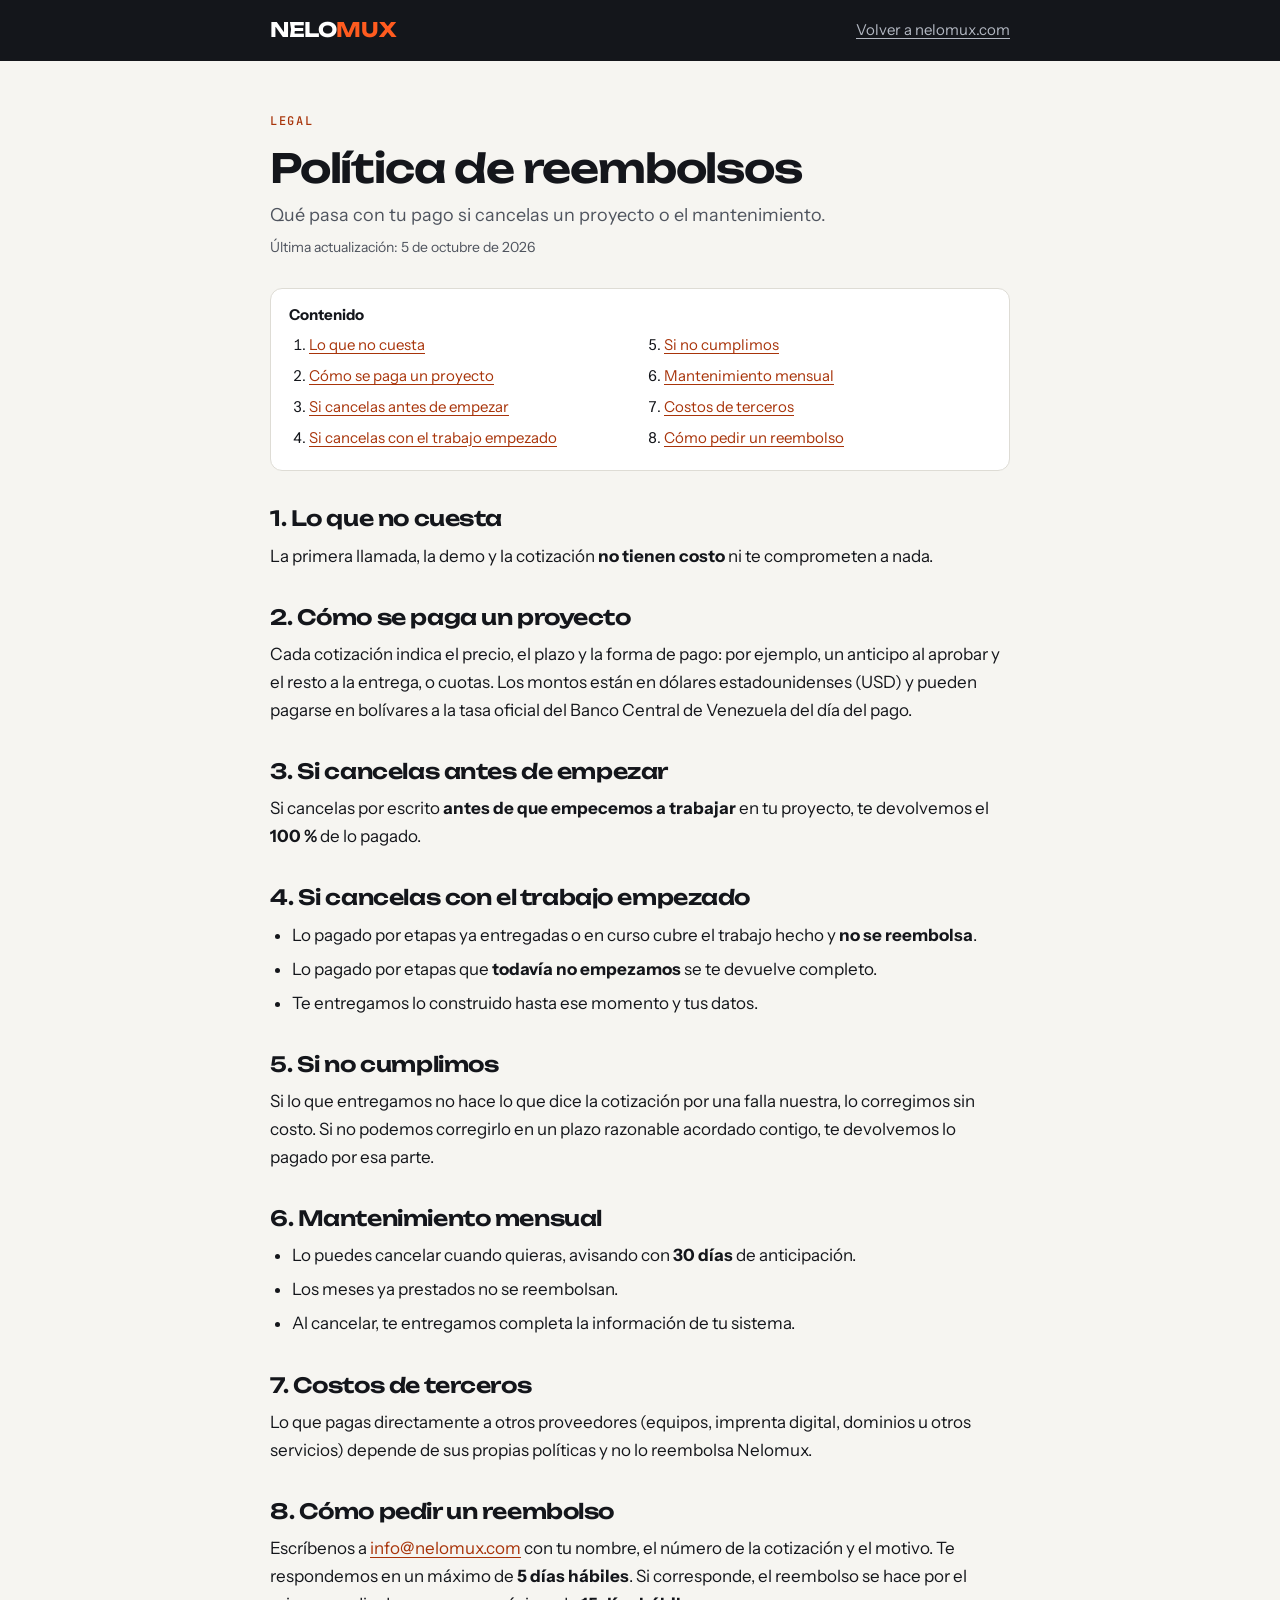
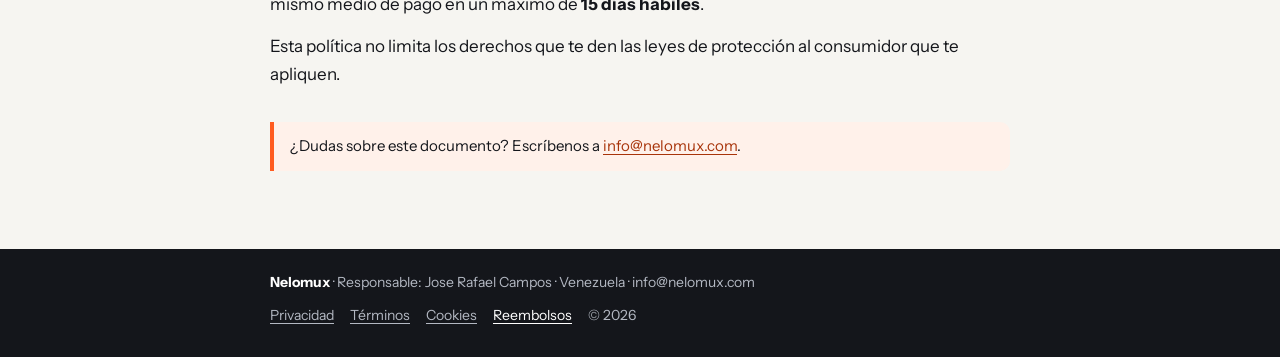
<file: reembolsos/index.html>
<!doctype html>
<html lang="es">
<head>
<meta charset="utf-8">
<meta name="viewport" content="width=device-width,initial-scale=1,viewport-fit=cover">
<title>Política de reembolsos · Nelomux</title>
<meta name="description" content="Qué pasa con tu pago si cancelas un proyecto o el mantenimiento.">
<link rel="canonical" href="https://nelomux.com/reembolsos/">
<link rel="icon" href="/favicon.svg" type="image/svg+xml">
<link rel="stylesheet" href="/fuentes/fuentes.css">
<style>
:root{--bg:#f6f5f1;--raised:#fff;--ink:#14161b;--muted:#4f545e;--line:#dedcd5;--brand:#ff5b1f;--brand-ink:#a8340a;--tile:#14161b;--muted-dk:#b3b8c2;
  --fd:"Unbounded","Arial Black",system-ui,sans-serif;--fs:"Instrument Sans","Helvetica Neue",Arial,sans-serif;--fm:"JetBrains Mono",ui-monospace,Menlo,monospace}
*{box-sizing:border-box}
html,body{margin:0}
body{background:var(--bg);color:var(--ink);font:400 17px/1.65 var(--fs)}
a{color:var(--brand-ink);text-underline-offset:3px}
a:focus-visible,button:focus-visible{outline:3px solid #2f45f5;outline-offset:2px;border-radius:4px}
.skip{position:absolute;left:-9999px;top:8px;background:var(--ink);color:#fff;padding:10px 14px;border-radius:8px;z-index:9}
.skip:focus{left:12px}
header{background:var(--tile);color:#fff}
header .in,main,footer .in{max-width:780px;margin:0 auto;padding-inline:20px}
header .in{display:flex;justify-content:space-between;align-items:center;gap:12px;padding-block:18px}
.wm{font:700 20px/1 var(--fd);letter-spacing:-.02em;color:#fff;text-decoration:none}
.wm b{color:var(--brand)}
header a.back{color:var(--muted-dk);font-size:15px}
main{padding-block:44px 64px}
.kick{font:500 12px/1 var(--fm);letter-spacing:.14em;text-transform:uppercase;color:var(--brand-ink)}
h1{font:600 clamp(28px,4.6vw,40px)/1.15 var(--fd);letter-spacing:-.03em;margin:12px 0 10px;text-wrap:balance}
.lede{color:var(--muted);margin:0 0 6px;font-size:18px}
.date{color:var(--muted);font-size:14px;margin:0 0 28px}
nav.toc{background:var(--raised);border:1px solid var(--line);border-radius:12px;padding:14px 18px;margin-bottom:28px;font-size:15px}
nav.toc ol{margin:6px 0 0;padding-left:20px;columns:2;column-gap:28px}
@media (max-width:600px){nav.toc ol{columns:1}}
h2{font:600 21px/1.25 var(--fd);letter-spacing:-.02em;margin:34px 0 10px;scroll-margin-top:16px}
p,ul{margin:0 0 14px}
ul{padding-left:22px}
li{margin-bottom:6px}
code{font:500 14px var(--fm);background:#ebe9e2;padding:1px 6px;border-radius:5px}
.note{background:#fff1ea;border-left:4px solid var(--brand);padding:12px 16px;border-radius:0 10px 10px 0;font-size:15px;margin-top:34px}
footer{background:var(--tile);color:var(--muted-dk);font-size:14px}
footer .in{display:flex;flex-wrap:wrap;justify-content:space-between;gap:10px;padding-block:22px 30px}
footer nav{display:flex;flex-wrap:wrap;gap:6px 16px}
footer a{color:var(--muted-dk)}
footer a:hover,footer a:focus-visible,footer a[aria-current]{color:#fff}
</style>
</head>
<body>
<a class="skip" href="#contenido">Saltar al contenido</a>
<header><div class="in"><a class="wm" href="/" aria-label="Nelomux, ir al inicio">NELO<b>MUX</b></a><a class="back" href="/">Volver a nelomux.com</a></div></header>
<main id="contenido">
<span class="kick">Legal</span>
<h1>Política de reembolsos</h1>
<p class="lede">Qué pasa con tu pago si cancelas un proyecto o el mantenimiento.</p>
<p class="date">Última actualización: 5 de octubre de 2026</p>
<nav class="toc" aria-label="Contenido"><b>Contenido</b><ol><li><a href="#gratis">Lo que no cuesta</a></li><li><a href="#como">Cómo se paga un proyecto</a></li><li><a href="#antes">Si cancelas antes de empezar</a></li><li><a href="#durante">Si cancelas con el trabajo empezado</a></li><li><a href="#nosotros">Si no cumplimos</a></li><li><a href="#mantenimiento">Mantenimiento mensual</a></li><li><a href="#terceros">Costos de terceros</a></li><li><a href="#pedir">Cómo pedir un reembolso</a></li></ol></nav>
<h2 id="gratis">1. Lo que no cuesta</h2>
<p>La primera llamada, la demo y la cotización <b>no tienen costo</b> ni te comprometen a nada.</p>

<h2 id="como">2. Cómo se paga un proyecto</h2>
<p>Cada cotización indica el precio, el plazo y la forma de pago: por ejemplo, un anticipo al aprobar y el resto a la entrega, o cuotas. Los montos están en dólares estadounidenses (USD) y pueden pagarse en bolívares a la tasa oficial del Banco Central de Venezuela del día del pago.</p>

<h2 id="antes">3. Si cancelas antes de empezar</h2>
<p>Si cancelas por escrito <b>antes de que empecemos a trabajar</b> en tu proyecto, te devolvemos el <b>100 %</b> de lo pagado.</p>

<h2 id="durante">4. Si cancelas con el trabajo empezado</h2>
<ul>
<li>Lo pagado por etapas ya entregadas o en curso cubre el trabajo hecho y <b>no se reembolsa</b>.</li>
<li>Lo pagado por etapas que <b>todavía no empezamos</b> se te devuelve completo.</li>
<li>Te entregamos lo construido hasta ese momento y tus datos.</li>
</ul>

<h2 id="nosotros">5. Si no cumplimos</h2>
<p>Si lo que entregamos no hace lo que dice la cotización por una falla nuestra, lo corregimos sin costo. Si no podemos corregirlo en un plazo razonable acordado contigo, te devolvemos lo pagado por esa parte.</p>

<h2 id="mantenimiento">6. Mantenimiento mensual</h2>
<ul>
<li>Lo puedes cancelar cuando quieras, avisando con <b>30 días</b> de anticipación.</li>
<li>Los meses ya prestados no se reembolsan.</li>
<li>Al cancelar, te entregamos completa la información de tu sistema.</li>
</ul>

<h2 id="terceros">7. Costos de terceros</h2>
<p>Lo que pagas directamente a otros proveedores (equipos, imprenta digital, dominios u otros servicios) depende de sus propias políticas y no lo reembolsa Nelomux.</p>

<h2 id="pedir">8. Cómo pedir un reembolso</h2>
<p>Escríbenos a <a href="mailto:info@nelomux.com">info@nelomux.com</a> con tu nombre, el número de la cotización y el motivo. Te respondemos en un máximo de <b>5 días hábiles</b>. Si corresponde, el reembolso se hace por el mismo medio de pago en un máximo de <b>15 días hábiles</b>.</p>
<p>Esta política no limita los derechos que te den las leyes de protección al consumidor que te apliquen.</p>
<p class="note">¿Dudas sobre este documento? Escríbenos a <a href="mailto:info@nelomux.com">info@nelomux.com</a>.</p>
</main>
<footer><div class="in"><span><b style="color:#fff">Nelomux</b> · Responsable: Jose Rafael Campos · Venezuela · info@nelomux.com</span>
<nav aria-label="Legal"><a href="/privacidad/">Privacidad</a><a href="/terminos/">Términos</a><a href="/cookies/">Cookies</a><a href="/reembolsos/" aria-current="page">Reembolsos</a><span>© 2026</span></nav></div></footer>
</body>
</html>
</file>
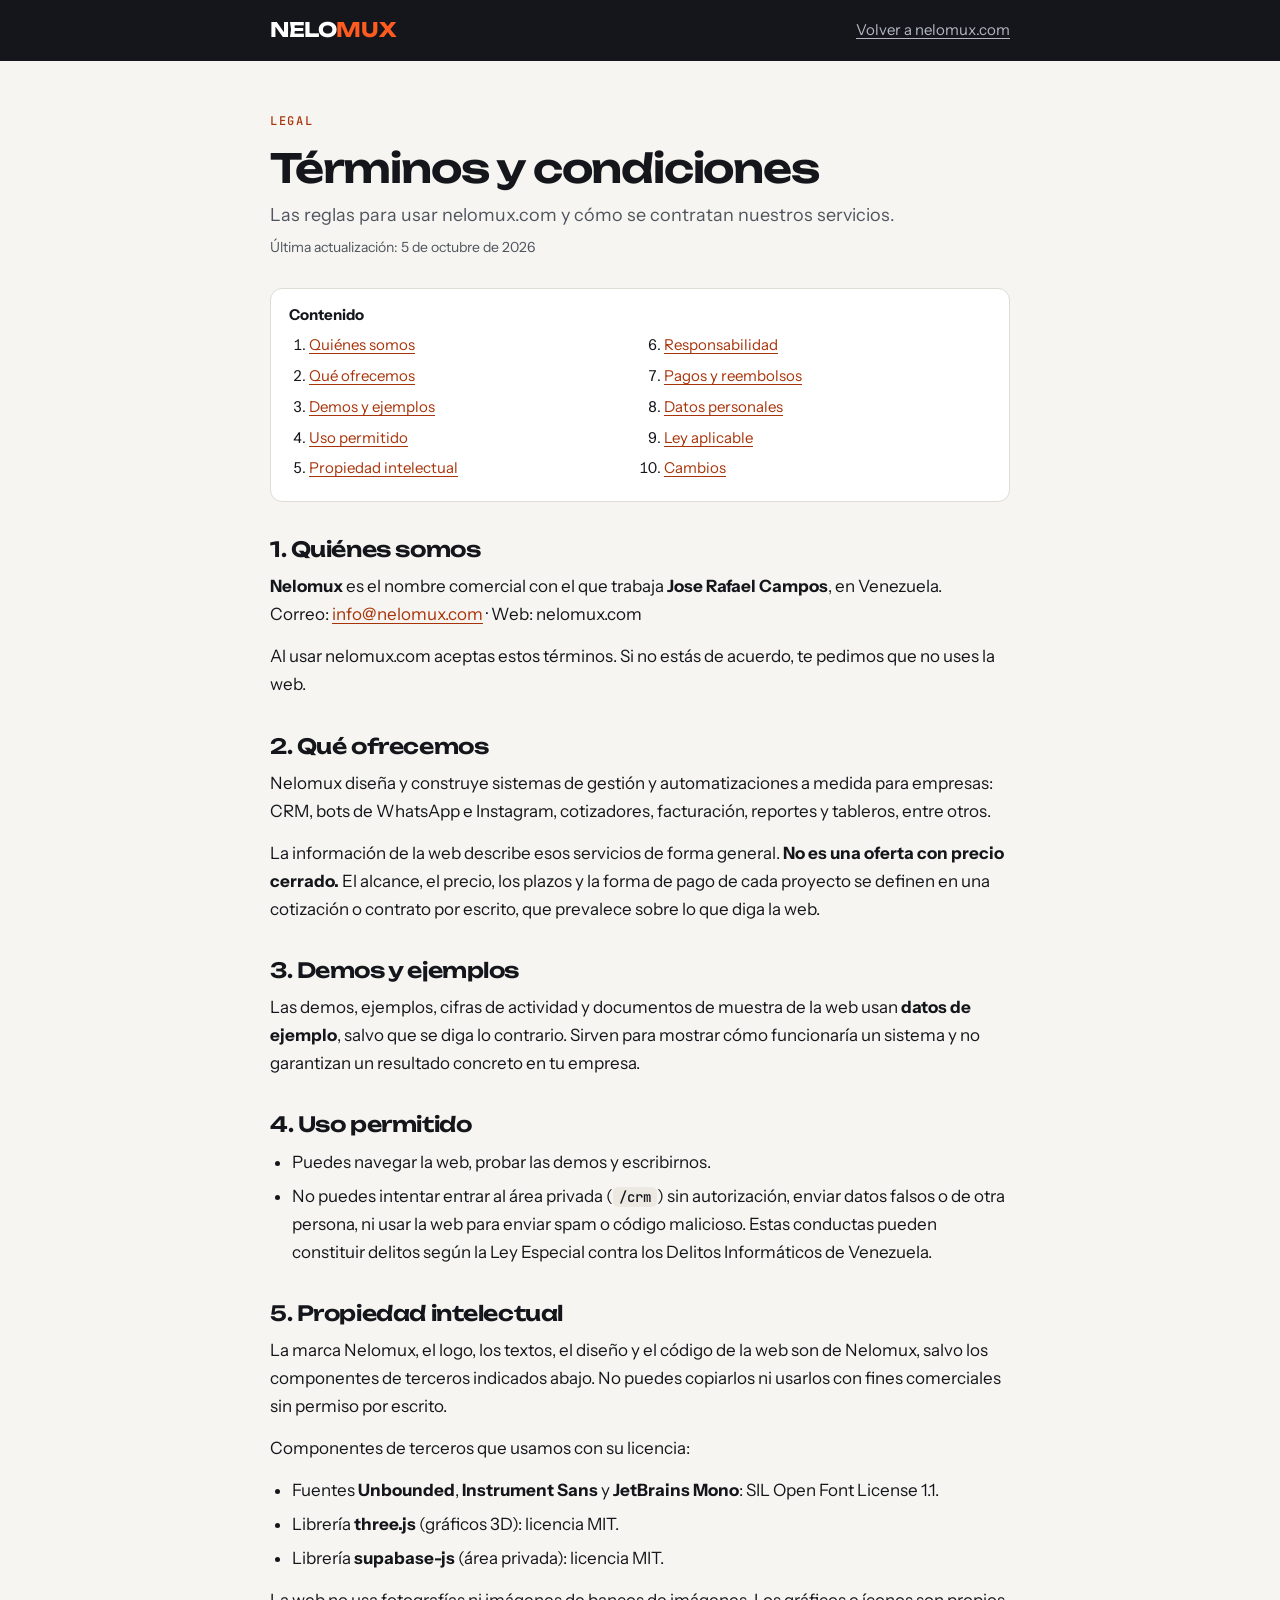
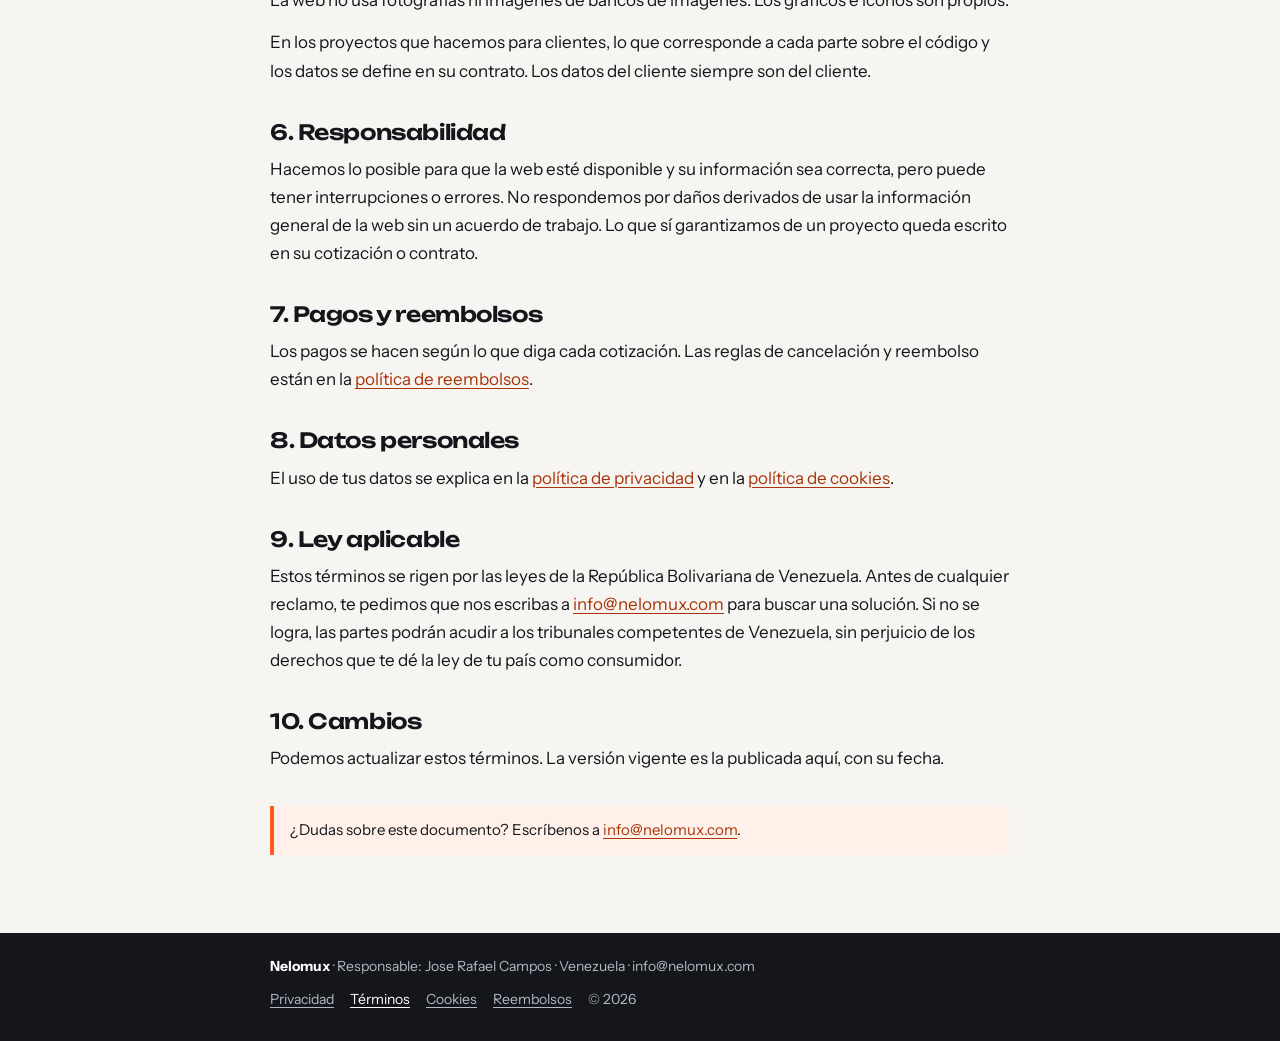
<file: terminos/index.html>
<!doctype html>
<html lang="es">
<head>
<meta charset="utf-8">
<meta name="viewport" content="width=device-width,initial-scale=1,viewport-fit=cover">
<title>Términos y condiciones · Nelomux</title>
<meta name="description" content="Las reglas para usar nelomux.com y cómo se contratan nuestros servicios.">
<link rel="canonical" href="https://nelomux.com/terminos/">
<link rel="icon" href="/favicon.svg" type="image/svg+xml">
<link rel="stylesheet" href="/fuentes/fuentes.css">
<style>
:root{--bg:#f6f5f1;--raised:#fff;--ink:#14161b;--muted:#4f545e;--line:#dedcd5;--brand:#ff5b1f;--brand-ink:#a8340a;--tile:#14161b;--muted-dk:#b3b8c2;
  --fd:"Unbounded","Arial Black",system-ui,sans-serif;--fs:"Instrument Sans","Helvetica Neue",Arial,sans-serif;--fm:"JetBrains Mono",ui-monospace,Menlo,monospace}
*{box-sizing:border-box}
html,body{margin:0}
body{background:var(--bg);color:var(--ink);font:400 17px/1.65 var(--fs)}
a{color:var(--brand-ink);text-underline-offset:3px}
a:focus-visible,button:focus-visible{outline:3px solid #2f45f5;outline-offset:2px;border-radius:4px}
.skip{position:absolute;left:-9999px;top:8px;background:var(--ink);color:#fff;padding:10px 14px;border-radius:8px;z-index:9}
.skip:focus{left:12px}
header{background:var(--tile);color:#fff}
header .in,main,footer .in{max-width:780px;margin:0 auto;padding-inline:20px}
header .in{display:flex;justify-content:space-between;align-items:center;gap:12px;padding-block:18px}
.wm{font:700 20px/1 var(--fd);letter-spacing:-.02em;color:#fff;text-decoration:none}
.wm b{color:var(--brand)}
header a.back{color:var(--muted-dk);font-size:15px}
main{padding-block:44px 64px}
.kick{font:500 12px/1 var(--fm);letter-spacing:.14em;text-transform:uppercase;color:var(--brand-ink)}
h1{font:600 clamp(28px,4.6vw,40px)/1.15 var(--fd);letter-spacing:-.03em;margin:12px 0 10px;text-wrap:balance}
.lede{color:var(--muted);margin:0 0 6px;font-size:18px}
.date{color:var(--muted);font-size:14px;margin:0 0 28px}
nav.toc{background:var(--raised);border:1px solid var(--line);border-radius:12px;padding:14px 18px;margin-bottom:28px;font-size:15px}
nav.toc ol{margin:6px 0 0;padding-left:20px;columns:2;column-gap:28px}
@media (max-width:600px){nav.toc ol{columns:1}}
h2{font:600 21px/1.25 var(--fd);letter-spacing:-.02em;margin:34px 0 10px;scroll-margin-top:16px}
p,ul{margin:0 0 14px}
ul{padding-left:22px}
li{margin-bottom:6px}
code{font:500 14px var(--fm);background:#ebe9e2;padding:1px 6px;border-radius:5px}
.note{background:#fff1ea;border-left:4px solid var(--brand);padding:12px 16px;border-radius:0 10px 10px 0;font-size:15px;margin-top:34px}
footer{background:var(--tile);color:var(--muted-dk);font-size:14px}
footer .in{display:flex;flex-wrap:wrap;justify-content:space-between;gap:10px;padding-block:22px 30px}
footer nav{display:flex;flex-wrap:wrap;gap:6px 16px}
footer a{color:var(--muted-dk)}
footer a:hover,footer a:focus-visible,footer a[aria-current]{color:#fff}
</style>
</head>
<body>
<a class="skip" href="#contenido">Saltar al contenido</a>
<header><div class="in"><a class="wm" href="/" aria-label="Nelomux, ir al inicio">NELO<b>MUX</b></a><a class="back" href="/">Volver a nelomux.com</a></div></header>
<main id="contenido">
<span class="kick">Legal</span>
<h1>Términos y condiciones</h1>
<p class="lede">Las reglas para usar nelomux.com y cómo se contratan nuestros servicios.</p>
<p class="date">Última actualización: 5 de octubre de 2026</p>
<nav class="toc" aria-label="Contenido"><b>Contenido</b><ol><li><a href="#quien">Quiénes somos</a></li><li><a href="#servicio">Qué ofrecemos</a></li><li><a href="#demos">Demos y ejemplos</a></li><li><a href="#uso">Uso permitido</a></li><li><a href="#propiedad">Propiedad intelectual</a></li><li><a href="#responsabilidad">Responsabilidad</a></li><li><a href="#pagos">Pagos y reembolsos</a></li><li><a href="#datos">Datos personales</a></li><li><a href="#ley">Ley aplicable</a></li><li><a href="#cambios">Cambios</a></li></ol></nav>
<h2 id="quien">1. Quiénes somos</h2>
<p><b>Nelomux</b> es el nombre comercial con el que trabaja <b>Jose Rafael Campos</b>, en Venezuela.<br>
Correo: <a href="mailto:info@nelomux.com">info@nelomux.com</a> · Web: nelomux.com</p>
<p>Al usar nelomux.com aceptas estos términos. Si no estás de acuerdo, te pedimos que no uses la web.</p>

<h2 id="servicio">2. Qué ofrecemos</h2>
<p>Nelomux diseña y construye sistemas de gestión y automatizaciones a medida para empresas: CRM, bots de WhatsApp e Instagram, cotizadores, facturación, reportes y tableros, entre otros.</p>
<p>La información de la web describe esos servicios de forma general. <b>No es una oferta con precio cerrado.</b> El alcance, el precio, los plazos y la forma de pago de cada proyecto se definen en una cotización o contrato por escrito, que prevalece sobre lo que diga la web.</p>

<h2 id="demos">3. Demos y ejemplos</h2>
<p>Las demos, ejemplos, cifras de actividad y documentos de muestra de la web usan <b>datos de ejemplo</b>, salvo que se diga lo contrario. Sirven para mostrar cómo funcionaría un sistema y no garantizan un resultado concreto en tu empresa.</p>

<h2 id="uso">4. Uso permitido</h2>
<ul>
<li>Puedes navegar la web, probar las demos y escribirnos.</li>
<li>No puedes intentar entrar al área privada (<code>/crm</code>) sin autorización, enviar datos falsos o de otra persona, ni usar la web para enviar spam o código malicioso. Estas conductas pueden constituir delitos según la Ley Especial contra los Delitos Informáticos de Venezuela.</li>
</ul>

<h2 id="propiedad">5. Propiedad intelectual</h2>
<p>La marca Nelomux, el logo, los textos, el diseño y el código de la web son de Nelomux, salvo los componentes de terceros indicados abajo. No puedes copiarlos ni usarlos con fines comerciales sin permiso por escrito.</p>
<p>Componentes de terceros que usamos con su licencia:</p>
<ul>
<li>Fuentes <b>Unbounded</b>, <b>Instrument Sans</b> y <b>JetBrains Mono</b>: SIL Open Font License 1.1.</li>
<li>Librería <b>three.js</b> (gráficos 3D): licencia MIT.</li>
<li>Librería <b>supabase-js</b> (área privada): licencia MIT.</li>
</ul>
<p>La web no usa fotografías ni imágenes de bancos de imágenes. Los gráficos e íconos son propios.</p>
<p>En los proyectos que hacemos para clientes, lo que corresponde a cada parte sobre el código y los datos se define en su contrato. Los datos del cliente siempre son del cliente.</p>

<h2 id="responsabilidad">6. Responsabilidad</h2>
<p>Hacemos lo posible para que la web esté disponible y su información sea correcta, pero puede tener interrupciones o errores. No respondemos por daños derivados de usar la información general de la web sin un acuerdo de trabajo. Lo que sí garantizamos de un proyecto queda escrito en su cotización o contrato.</p>

<h2 id="pagos">7. Pagos y reembolsos</h2>
<p>Los pagos se hacen según lo que diga cada cotización. Las reglas de cancelación y reembolso están en la <a href="/reembolsos/">política de reembolsos</a>.</p>

<h2 id="datos">8. Datos personales</h2>
<p>El uso de tus datos se explica en la <a href="/privacidad/">política de privacidad</a> y en la <a href="/cookies/">política de cookies</a>.</p>

<h2 id="ley">9. Ley aplicable</h2>
<p>Estos términos se rigen por las leyes de la República Bolivariana de Venezuela. Antes de cualquier reclamo, te pedimos que nos escribas a <a href="mailto:info@nelomux.com">info@nelomux.com</a> para buscar una solución. Si no se logra, las partes podrán acudir a los tribunales competentes de Venezuela, sin perjuicio de los derechos que te dé la ley de tu país como consumidor.</p>

<h2 id="cambios">10. Cambios</h2>
<p>Podemos actualizar estos términos. La versión vigente es la publicada aquí, con su fecha.</p>
<p class="note">¿Dudas sobre este documento? Escríbenos a <a href="mailto:info@nelomux.com">info@nelomux.com</a>.</p>
</main>
<footer><div class="in"><span><b style="color:#fff">Nelomux</b> · Responsable: Jose Rafael Campos · Venezuela · info@nelomux.com</span>
<nav aria-label="Legal"><a href="/privacidad/">Privacidad</a><a href="/terminos/" aria-current="page">Términos</a><a href="/cookies/">Cookies</a><a href="/reembolsos/">Reembolsos</a><span>© 2026</span></nav></div></footer>
</body>
</html>
</file>
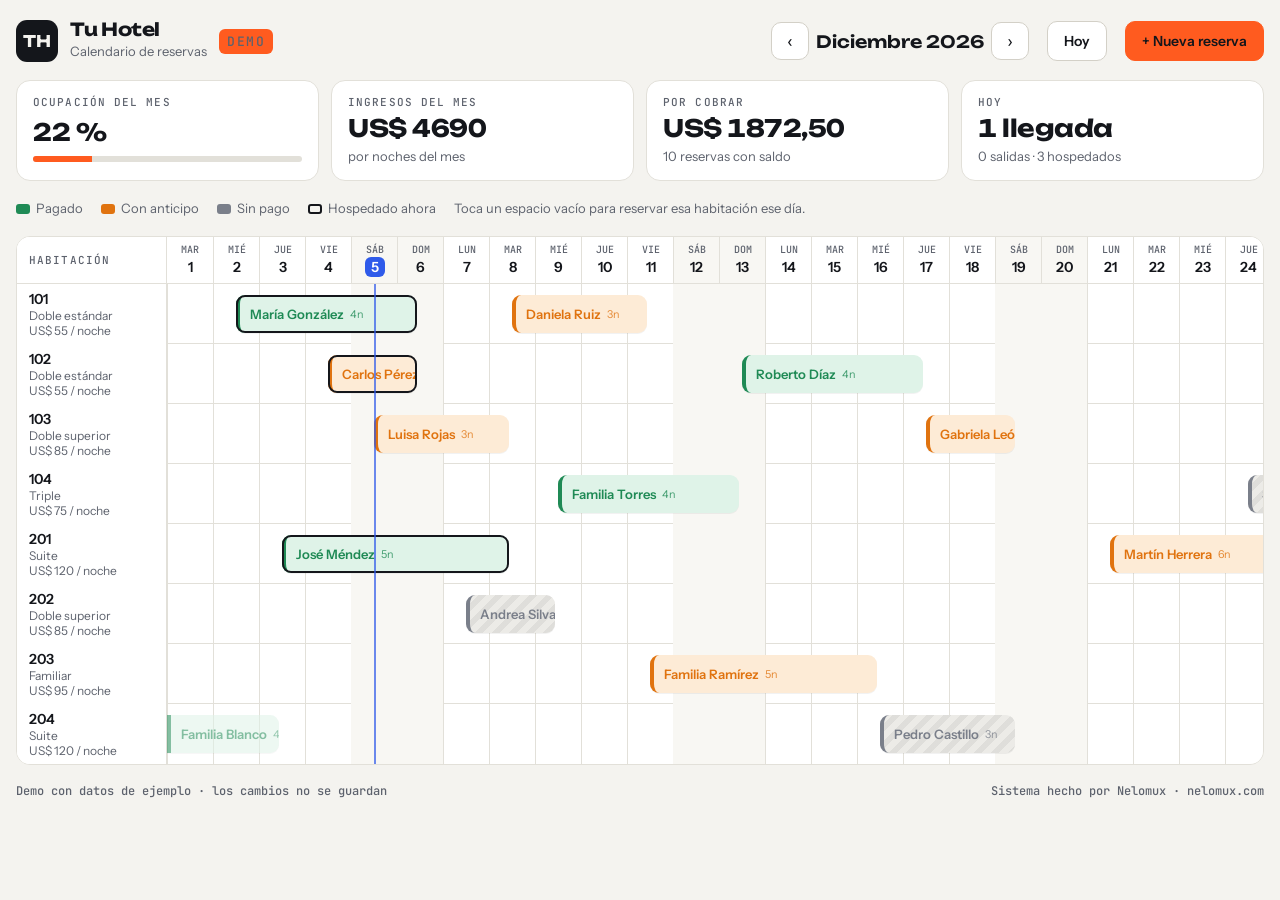
<file: ejemplos/reservas-hotel/index.html>
<!doctype html>
<html lang="es">
<head>
<meta charset="utf-8">
<meta name="viewport" content="width=device-width,initial-scale=1,viewport-fit=cover">
<title>Reservas de Tu Hotel</title>
<link rel="stylesheet" href="/fuentes/fuentes.css">
<style>
/* Demo de reservas: barra superior, 4 indicadores del mes, calendario habitaciones × días con barras de estadía y panel lateral de detalle. */
:root{
  --bg:#f4f3ef;--panel:#ffffff;--panel-2:#f8f7f3;--ink:#14161b;--muted:#5d626d;--line:#e2e0d9;--line-2:#d3d0c7;
  --brand:#ff5b1f;--brand-ink:#b5390b;
  --paid:#1f8a55;--paid-bg:#dff3e8;--dep:#e0730f;--dep-bg:#fdebd6;--none:#7a7f8a;--none-bg:#ecebe7;--today:#2f5bea;
  --fd:"Unbounded","Arial Black",system-ui,sans-serif;--fs:"Instrument Sans",system-ui,-apple-system,"Segoe UI",sans-serif;--fm:"JetBrains Mono",ui-monospace,Menlo,monospace;
  --day:46px;--roomw:150px;--rowh:60px;
}
@media (prefers-color-scheme:dark){:root:not([data-theme="light"]){
  --bg:#101216;--panel:#181b21;--panel-2:#1e2229;--ink:#eef0f4;--muted:#a2a8b4;--line:#2a2f38;--line-2:#363c47;
  --brand:#ff6a33;--brand-ink:#ff9468;--paid:#3ecb85;--paid-bg:#173528;--dep:#ff9c45;--dep-bg:#3b2614;--none:#9aa0ab;--none-bg:#272b33;--today:#6c8cff;color-scheme:dark}}
:root[data-theme="dark"]{
  --bg:#101216;--panel:#181b21;--panel-2:#1e2229;--ink:#eef0f4;--muted:#a2a8b4;--line:#2a2f38;--line-2:#363c47;
  --brand:#ff6a33;--brand-ink:#ff9468;--paid:#3ecb85;--paid-bg:#173528;--dep:#ff9c45;--dep-bg:#3b2614;--none:#9aa0ab;--none-bg:#272b33;--today:#6c8cff;color-scheme:dark}
*{box-sizing:border-box}
html,body{margin:0}
[hidden]{display:none!important}
body{background:var(--bg);color:var(--ink);font:400 15px/1.45 var(--fs)}
button,input,select{font:inherit;color:inherit}
.wrap{max-width:1320px;margin:0 auto;padding:20px 16px 48px;display:grid;gap:18px}

header.top{display:flex;flex-wrap:wrap;gap:12px 18px;align-items:center}
.brand{display:flex;gap:12px;align-items:center;margin-right:auto}
.logo{width:42px;height:42px;border-radius:11px;background:var(--ink);color:var(--bg);display:grid;place-items:center;font:700 16px var(--fd)}
.brand b{display:block;font:700 18px/1.1 var(--fd);letter-spacing:-.02em}
.brand span{font-size:13px;color:var(--muted)}
.tag{font:500 11px var(--fm);letter-spacing:.12em;background:var(--brand);color:#14161b;padding:4px 8px;border-radius:6px}
.month{display:flex;align-items:center;gap:6px}
.month h1{margin:0;font:600 17px var(--fd);min-width:170px;text-align:center;text-transform:capitalize}
.ib{width:38px;height:38px;border-radius:10px;border:1px solid var(--line-2);background:var(--panel);cursor:pointer;font-size:18px;line-height:1}
.btn{min-height:40px;padding:0 16px;border-radius:10px;border:1px solid var(--line-2);background:var(--panel);cursor:pointer;font-weight:600;font-size:14px}
.btn.primary{background:var(--brand);border-color:var(--brand);color:#14161b}
.btn:focus-visible,.ib:focus-visible,.bar:focus-visible{outline:3px solid var(--today);outline-offset:2px}

.kpis{display:grid;grid-template-columns:repeat(4,minmax(0,1fr));gap:12px}
.kpi{background:var(--panel);border:1px solid var(--line);border-radius:14px;padding:14px 16px;display:grid;gap:4px}
.kpi span{font:500 11px var(--fm);letter-spacing:.1em;text-transform:uppercase;color:var(--muted)}
.kpi b{font:700 24px var(--fd);letter-spacing:-.02em;font-variant-numeric:tabular-nums}
.kpi small{color:var(--muted);font-size:13px}
.meter{height:6px;border-radius:3px;background:var(--line);overflow:hidden}
.meter i{display:block;height:100%;background:var(--brand)}

.legend{display:flex;flex-wrap:wrap;gap:8px 18px;font-size:13px;color:var(--muted);align-items:center}
.legend i{display:inline-block;width:14px;height:10px;border-radius:3px;margin-right:6px;vertical-align:-1px}
.legend .h{border:2px solid var(--ink);background:transparent}

.cal{background:var(--panel);border:1px solid var(--line);border-radius:14px;overflow:auto;max-width:100%;position:relative}
.grid{position:relative;min-width:calc(var(--roomw) + var(--days) * var(--day))}
.head,.row{display:grid;grid-template-columns:var(--roomw) 1fr}
.head{position:sticky;top:0;z-index:4;background:var(--panel);border-bottom:1px solid var(--line)}
.rc{position:sticky;left:0;z-index:3;background:var(--panel);border-right:1px solid var(--line);padding:6px 12px;display:grid;align-content:center}
.head .rc{z-index:5;font:500 11px var(--fm);letter-spacing:.1em;color:var(--muted);text-transform:uppercase}
.rc b{font:600 14px var(--fs)}
.rc span{font-size:12px;line-height:1.25;color:var(--muted);white-space:nowrap;overflow:hidden;text-overflow:ellipsis}
.days{display:grid;grid-template-columns:repeat(var(--days),var(--day))}
.d{text-align:center;padding:6px 0;font-variant-numeric:tabular-nums;border-left:1px solid var(--line)}
.d:first-child{border-left:0}
.d small{display:block;font:500 10px var(--fm);color:var(--muted);text-transform:uppercase}
.d b{font:600 14px var(--fs)}
.d.we{background:var(--panel-2)}
.d.td b{background:var(--today);color:#fff;border-radius:6px;padding:1px 6px}
.row{border-bottom:1px solid var(--line);height:var(--rowh)}
.row:last-child{border-bottom:0}
.track{position:relative;cursor:copy;background-image:linear-gradient(to right,var(--line) 1px,transparent 1px);background-size:var(--day) 100%}
.track .we{position:absolute;top:0;bottom:0;width:var(--day);background:var(--panel-2);pointer-events:none}
.nowline{position:absolute;top:0;bottom:0;width:2px;background:var(--today);opacity:.7;pointer-events:none;z-index:2}
.bar{position:absolute;top:11px;bottom:11px;border-radius:9px;border:0;padding:0 10px;display:flex;align-items:center;gap:6px;cursor:pointer;overflow:hidden;white-space:nowrap;font:600 13px var(--fs);text-align:left;z-index:1;box-shadow:0 1px 0 rgba(0,0,0,.05)}
.bar small{font-weight:400;opacity:.8}
.bar.paid{background:var(--paid-bg);color:var(--paid);border-left:4px solid var(--paid)}
.bar.dep{background:var(--dep-bg);color:var(--dep);border-left:4px solid var(--dep)}
.bar.none{background:var(--none-bg);color:var(--none);border-left:4px solid var(--none);background-image:repeating-linear-gradient(135deg,transparent 0 6px,rgba(127,127,127,.12) 6px 12px)}
.bar.in{outline:2px solid var(--ink);outline-offset:-2px}
.bar.out{opacity:.55}
.bar.cut-l{border-top-left-radius:0;border-bottom-left-radius:0}
.bar.cut-r{border-top-right-radius:0;border-bottom-right-radius:0}
.hint{font-size:13px;color:var(--muted)}

.scrim{position:fixed;inset:0;background:rgba(10,12,16,.45);z-index:20}
.drawer{position:fixed;top:0;right:0;bottom:0;width:min(440px,100%);background:var(--panel);border-left:1px solid var(--line);z-index:21;display:flex;flex-direction:column;box-shadow:-20px 0 50px -20px rgba(0,0,0,.4)}
.drawer .hd{padding:calc(18px + env(safe-area-inset-top,0px)) 20px 14px;border-bottom:1px solid var(--line);position:relative;display:grid;gap:4px}
.drawer .hd h2{margin:0;font:700 19px/1.2 var(--fd);letter-spacing:-.02em;padding-right:44px}
.drawer .hd p{margin:0;color:var(--muted);font-size:14px}
.x{position:absolute;right:14px;top:calc(14px + env(safe-area-inset-top,0px));width:38px;height:38px;border-radius:10px;border:1px solid var(--line-2);background:var(--panel-2);cursor:pointer;font-size:20px}
.drawer .bd{flex:1;overflow:auto;padding:18px 20px;display:grid;gap:16px;align-content:start}
.drawer .ft{padding:12px 20px calc(12px + env(safe-area-inset-bottom,0px));border-top:1px solid var(--line);display:flex;flex-wrap:wrap;gap:8px}
.pill{display:inline-block;font:600 12px var(--fs);padding:4px 10px;border-radius:999px}
.pill.paid{background:var(--paid-bg);color:var(--paid)}.pill.dep{background:var(--dep-bg);color:var(--dep)}.pill.none{background:var(--none-bg);color:var(--none)}
.kv{display:grid;grid-template-columns:120px minmax(0,1fr);gap:8px 12px;margin:0}
.kv dt{color:var(--muted);font-size:14px}.kv dd{margin:0;font-weight:500;font-variant-numeric:tabular-nums}
.money{display:grid;grid-template-columns:repeat(3,minmax(0,1fr));gap:8px}
.money div{background:var(--panel-2);border-radius:10px;padding:10px 12px;display:grid;gap:2px}
.money span{font:500 10px var(--fm);letter-spacing:.1em;text-transform:uppercase;color:var(--muted)}
.money b{font:600 16px var(--fs);font-variant-numeric:tabular-nums}
.money .due b{color:var(--dep)}
form.f{display:grid;gap:12px}
.f label{display:grid;gap:5px;font-size:13px;font-weight:600}
.f input,.f select{min-height:42px;border:1px solid var(--line-2);border-radius:10px;padding:8px 12px;background:var(--panel-2);width:100%}
.f input:focus,.f select:focus{outline:none;border-color:var(--brand);box-shadow:0 0 0 3px color-mix(in srgb,var(--brand) 25%,transparent)}
.g2{display:grid;grid-template-columns:1fr 1fr;gap:10px}
.err{color:#c2362b;font-size:14px;font-weight:600;min-height:1.2em;margin:0}
.calc{background:var(--panel-2);border-radius:10px;padding:10px 12px;font-size:14px;font-variant-numeric:tabular-nums}
.toast{position:fixed;left:50%;bottom:calc(20px + env(safe-area-inset-bottom,0px));transform:translateX(-50%);background:var(--ink);color:var(--bg);padding:10px 16px;border-radius:10px;font-weight:600;font-size:14px;z-index:30;box-shadow:0 10px 30px rgba(0,0,0,.3)}
footer{font:400 12px var(--fm);color:var(--muted);display:flex;justify-content:space-between;flex-wrap:wrap;gap:8px}
@media (max-width:860px){.kpis{grid-template-columns:1fr 1fr}:root{--roomw:110px;--day:42px}.month h1{min-width:0;font-size:15px}.kpi b{font-size:19px}}
@media (prefers-reduced-motion:reduce){*{transition:none!important}}
</style>
</head>
<body>
<div class="wrap">
  <header class="top">
    <div class="brand"><div class="logo">TH</div><div><b>Tu Hotel</b><span>Calendario de reservas</span></div><span class="tag">DEMO</span></div>
    <div class="month"><button class="ib" id="prev" type="button" aria-label="Mes anterior">‹</button><h1 id="mtitle"></h1><button class="ib" id="next" type="button" aria-label="Mes siguiente">›</button></div>
    <button class="btn" id="hoy" type="button">Hoy</button>
    <button class="btn primary" id="nueva" type="button">+ Nueva reserva</button>
  </header>

  <section class="kpis" aria-label="Resumen del mes">
    <div class="kpi"><span>Ocupación del mes</span><b id="k-occ">0 %</b><div class="meter"><i id="k-occbar"></i></div></div>
    <div class="kpi"><span>Ingresos del mes</span><b id="k-inc">US$ 0</b><small>por noches del mes</small></div>
    <div class="kpi"><span>Por cobrar</span><b id="k-due">US$ 0</b><small id="k-dues"></small></div>
    <div class="kpi"><span>Hoy</span><b id="k-today">0 llegadas</b><small id="k-todays"></small></div>
  </section>

  <div class="legend"><span><i style="background:var(--paid)"></i>Pagado</span><span><i style="background:var(--dep)"></i>Con anticipo</span><span><i style="background:var(--none)"></i>Sin pago</span><span><i class="h"></i>Hospedado ahora</span><span class="hint">Toca un espacio vacío para reservar esa habitación ese día.</span></div>

  <div class="cal" id="cal"><div class="grid" id="grid"></div></div>

  <footer><span>Demo con datos de ejemplo · los cambios no se guardan</span><span>Sistema hecho por Nelomux · nelomux.com</span></footer>
</div>

<div class="scrim" id="scrim" hidden></div>
<aside class="drawer" id="drawer" hidden role="dialog" aria-modal="true" aria-labelledby="dr-title"></aside>
<div class="toast" id="toast" hidden></div>

<script>
(function(){
  const $=s=>document.querySelector(s);
  const pad=n=>String(n).padStart(2,'0');
  const iso=d=>d.getUTCFullYear()+'-'+pad(d.getUTCMonth()+1)+'-'+pad(d.getUTCDate());
  const P=s=>{const[a,b,c]=s.split('-').map(Number);return new Date(Date.UTC(a,b-1,c))};
  const add=(s,n)=>{const d=P(s);d.setUTCDate(d.getUTCDate()+n);return iso(d)};
  const diff=(a,b)=>Math.round((P(b)-P(a))/864e5);
  const money=n=>{const w=Math.abs(n-Math.round(n))<.005;return 'US$ '+n.toLocaleString('es',{minimumFractionDigits:w?0:2,maximumFractionDigits:w?0:2})};
  const MES=['enero','febrero','marzo','abril','mayo','junio','julio','agosto','septiembre','octubre','noviembre','diciembre'];
  const DIA=['dom','lun','mar','mié','jue','vie','sáb'];
  const fd=s=>{const d=P(s);return DIA[d.getUTCDay()]+' '+d.getUTCDate()+' '+MES[d.getUTCMonth()].slice(0,3)};
  const esc=s=>String(s??'').replace(/[&<>"']/g,c=>({'&':'&amp;','<':'&lt;','>':'&gt;','"':'&quot;',"'":'&#39;'}[c]));

  const now=new Date();const TODAY=iso(new Date(Date.UTC(now.getFullYear(),now.getMonth(),now.getDate())));

  const ROOMS=[
    {id:'101',t:'Doble estándar',r:55},{id:'102',t:'Doble estándar',r:55},{id:'103',t:'Doble superior',r:85},{id:'104',t:'Triple',r:75},
    {id:'201',t:'Suite',r:120},{id:'202',t:'Doble superior',r:85},{id:'203',t:'Familiar',r:95},{id:'204',t:'Suite',r:120}];
  const RT=Object.fromEntries(ROOMS.map(r=>[r.id,r]));

  // Datos de ejemplo alrededor de hoy (offset en días desde hoy, noches, % pagado)
  const SEED=[
    ['101','María González',-3,4,1],['102','Carlos Pérez',-1,2,.5],['103','Luisa Rojas',0,3,.5],['104','Familia Torres',4,4,1],
    ['201','José Méndez',-2,5,1],['202','Andrea Silva',2,2,0],['203','Familia Ramírez',6,5,.5],['204','Pedro Castillo',11,3,0],
    ['101','Daniela Ruiz',3,3,.5],['102','Roberto Díaz',8,4,1],['103','Gabriela León',12,2,.5],['201','Martín Herrera',16,6,.5],
    ['104','Sofía Vargas',19,3,0],['202','Andrés Molina',24,4,.5],['203','Valentina Cruz',26,3,1],['204','Empresa ABC (grupo)',30,4,.5],
    ['101','Elena Paredes',21,2,1],['103','Ricardo Fuentes',-12,4,1],['202','Camila Ortega',-9,3,1],['204','Familia Blanco',-6,4,1],
    ['104','Héctor Lugo',33,3,0],['203','Natalia Ríos',36,2,.5],['102','Jorge Salas',40,5,.5]];
  let seq=1;
  let RES=SEED.map(([room,guest,off,n,pp])=>{const start=add(TODAY,off),total=RT[room].r*n;
    return {id:seq++,room,guest,phone:'+58 4'+(12+seq%5)+' 555 0'+pad(seq),start,nights:n,adults:2,total,paid:Math.round(total*pp*100)/100,
      st:off+n<=0?'out':(off<0?'in':'res')}});

  let view=P(TODAY);view=new Date(Date.UTC(view.getUTCFullYear(),view.getUTCMonth(),1));
  const pay=r=>r.paid>=r.total?'paid':r.paid>0?'dep':'none';
  const PAYT={paid:'Pagado',dep:'Con anticipo',none:'Sin pago'};
  const STT={res:'Reservada',in:'Hospedado',out:'Salió'};

  function render(){
    const y=view.getUTCFullYear(),m=view.getUTCMonth(),first=iso(view),days=new Date(Date.UTC(y,m+1,0)).getUTCDate(),last=add(first,days);
    $('#mtitle').textContent=MES[m]+' '+y;
    const g=$('#grid');g.style.setProperty('--days',days);
    let h='<div class="head"><div class="rc">Habitación</div><div class="days">';
    const we=[];
    for(let i=0;i<days;i++){const s=add(first,i),d=P(s),w=d.getUTCDay();if(w===0||w===6)we.push(i);
      h+=`<div class="d${(w===0||w===6)?' we':''}${s===TODAY?' td':''}"><small>${DIA[w]}</small><b>${i+1}</b></div>`}
    h+='</div></div>';
    const ti=diff(first,TODAY),showNow=ti>=0&&ti<days;
    ROOMS.forEach(r=>{
      h+=`<div class="row"><div class="rc"><b>${r.id}</b><span>${esc(r.t)}</span><span>${money(r.r)} / noche</span></div><div class="track" data-room="${r.id}">`;
      we.forEach(i=>h+=`<i class="we" style="left:calc(${i} * var(--day))"></i>`);
      if(showNow)h+=`<i class="nowline" style="left:calc(${ti+.5} * var(--day))"></i>`;
      RES.filter(x=>x.room===r.id).forEach(x=>{
        const end=add(x.start,x.nights);if(end<=first||x.start>=last)return;
        const a=Math.max(diff(first,x.start)+.5,0),b=Math.min(diff(first,end)+.5,days),cl=x.start<first,cr=end>last;
        h+=`<button type="button" class="bar ${pay(x)}${x.st==='in'?' in':''}${x.st==='out'?' out':''}${cl?' cut-l':''}${cr?' cut-r':''}" data-id="${x.id}" style="left:calc(${a} * var(--day));width:calc(${b-a} * var(--day) - 3px)" title="${esc(x.guest)} · ${x.nights} noches · ${PAYT[pay(x)]}">${esc(x.guest)} <small>${x.nights}n</small></button>`});
      h+='</div></div>'});
    g.innerHTML=h;
    // indicadores
    let occ=0,inc=0,due=0,dueN=0;
    RES.forEach(x=>{const end=add(x.start,x.nights),a=x.start>first?x.start:first,b=end<last?end:last,n=Math.max(0,diff(a,b));
      occ+=n;inc+=n*(x.total/x.nights);if(n>0&&x.total>x.paid){due+=x.total-x.paid;dueN++}});
    const pct=Math.round(occ/(ROOMS.length*days)*100);
    $('#k-occ').textContent=pct+' %';$('#k-occbar').style.width=pct+'%';
    $('#k-inc').textContent=money(Math.round(inc));$('#k-due').textContent=money(Math.round(due*100)/100);$('#k-dues').textContent=dueN+(dueN===1?' reserva con saldo':' reservas con saldo');
    const arr=RES.filter(x=>x.start===TODAY).length,dep=RES.filter(x=>add(x.start,x.nights)===TODAY).length;
    $('#k-today').textContent=arr+(arr===1?' llegada':' llegadas');$('#k-todays').textContent=dep+(dep===1?' salida':' salidas')+' · '+RES.filter(x=>x.st==='in').length+' hospedados';
    if(showNow){const c=$('#cal');const target=ti<8?0:Math.max(0,ti*parseFloat(getComputedStyle(document.documentElement).getPropertyValue('--day'))-120);if(!render.done){c.scrollLeft=target;render.done=true}}
  }

  $('#prev').onclick=()=>{view.setUTCMonth(view.getUTCMonth()-1);render.done=true;render()};
  $('#next').onclick=()=>{view.setUTCMonth(view.getUTCMonth()+1);render.done=true;render()};
  $('#hoy').onclick=()=>{const t=P(TODAY);view=new Date(Date.UTC(t.getUTCFullYear(),t.getUTCMonth(),1));render.done=false;render()};

  $('#grid').addEventListener('click',e=>{
    const b=e.target.closest('.bar');if(b){openRes(+b.dataset.id);return}
    const t=e.target.closest('.track');if(!t)return;
    const dw=t.getBoundingClientRect().width/ +$('#grid').style.getPropertyValue('--days');
    const i=Math.floor((e.clientX-t.getBoundingClientRect().left)/dw);
    openNew(t.dataset.room,add(iso(view),Math.max(0,i)));
  });

  const D=$('#drawer'),S=$('#scrim');
  function close(){D.hidden=true;S.hidden=true}
  S.onclick=close;document.addEventListener('keydown',e=>{if(e.key==='Escape'&&!D.hidden)close()});
  function show(html){D.innerHTML=html;D.hidden=false;S.hidden=false;D.querySelector('.x').onclick=close;D.querySelector('.x').focus()}
  function toast(t){const el=$('#toast');el.textContent=t;el.hidden=false;clearTimeout(toast.t);toast.t=setTimeout(()=>el.hidden=true,2200)}
  const clash=(room,start,n,skip)=>RES.find(x=>x.id!==skip&&x.room===room&&x.start<add(start,n)&&start<add(x.start,x.nights));

  function openRes(id){
    const x=RES.find(r=>r.id===id);if(!x)return;const r=RT[x.room],p=pay(x),end=add(x.start,x.nights);
    show(`<div class="hd"><span><span class="pill ${p}">${PAYT[p]}</span> · ${STT[x.st]}</span><h2 id="dr-title">${esc(x.guest)}</h2><p>Habitación ${x.room} · ${esc(r.t)}</p><button class="x" type="button" aria-label="Cerrar">×</button></div>
      <div class="bd">
        <dl class="kv"><dt>Llegada</dt><dd>${fd(x.start)}</dd><dt>Salida</dt><dd>${fd(end)}</dd><dt>Noches</dt><dd>${x.nights}</dd><dt>Huéspedes</dt><dd>${x.adults} adultos</dd><dt>Teléfono</dt><dd>${esc(x.phone)}</dd></dl>
        <div class="money"><div><span>Total</span><b>${money(x.total)}</b></div><div><span>Pagado</span><b>${money(x.paid)}</b></div><div class="${x.total>x.paid?'due':''}"><span>Saldo</span><b>${money(Math.max(0,x.total-x.paid))}</b></div></div>
        ${x.total>x.paid?`<form class="f" id="payf"><label>Registrar pago (US$)<input id="payv" type="number" min="1" step="0.01" inputmode="decimal" value="${(x.total-x.paid).toFixed(2)}"></label><button class="btn" type="submit">Registrar pago</button></form>`:''}
      </div>
      <div class="ft">${x.st==='res'?'<button class="btn primary" type="button" id="cin">Hacer check-in</button>':''}${x.st==='in'?'<button class="btn primary" type="button" id="cout">Hacer check-out</button>':''}
        ${x.total>x.paid?'<button class="btn" type="button" id="remind">Recordar pago por WhatsApp</button>':''}<button class="btn" type="button" id="cancel">Cancelar reserva</button></div>`);
    const pf=$('#payf');if(pf)pf.onsubmit=e=>{e.preventDefault();const v=+$('#payv').value;if(!(v>0))return;x.paid=Math.min(x.total,Math.round((x.paid+v)*100)/100);render();openRes(id);toast('Pago registrado')};
    const ci=$('#cin');if(ci)ci.onclick=()=>{x.st='in';render();openRes(id);toast('Check-in hecho')};
    const co=$('#cout');if(co)co.onclick=()=>{if(x.total>x.paid){toast('Primero registra el saldo pendiente');return}x.st='out';render();openRes(id);toast('Check-out hecho')};
    const rm=$('#remind');if(rm)rm.onclick=()=>toast('En el sistema real, aquí le llega un WhatsApp con el saldo');
    $('#cancel').onclick=()=>{$('#cancel').outerHTML='<span>¿Seguro? <button class="btn" type="button" id="cy">Sí, cancelar</button> <button class="btn" type="button" id="cn">No</button></span>';
      $('#cn').onclick=()=>openRes(id);$('#cy').onclick=()=>{RES=RES.filter(r=>r.id!==id);render();close();toast('Reserva cancelada')}};
  }

  function openNew(room,start){
    room=room||ROOMS[0].id;start=start||TODAY;
    show(`<div class="hd"><span class="hint">Nueva reserva</span><h2 id="dr-title">Reservar habitación</h2><p>El sistema no deja reservar una habitación ocupada.</p><button class="x" type="button" aria-label="Cerrar">×</button></div>
      <div class="bd"><form class="f" id="nf">
        <label>Nombre del huésped<input id="n-g" required maxlength="80" placeholder="Ej.: Ana Pérez"></label>
        <label>Teléfono / WhatsApp<input id="n-p" type="tel" maxlength="30" placeholder="+58 …"></label>
        <div class="g2"><label>Habitación<select id="n-r">${ROOMS.map(r=>`<option value="${r.id}"${r.id===room?' selected':''}>${r.id} · ${esc(r.t)}</option>`).join('')}</select></label>
          <label>Adultos<input id="n-a" type="number" min="1" max="6" value="2"></label></div>
        <div class="g2"><label>Llegada<input id="n-s" type="date" value="${start}"></label><label>Noches<input id="n-n" type="number" min="1" max="30" value="2"></label></div>
        <label>Anticipo pagado (US$)<input id="n-d" type="number" min="0" step="0.01" value="0" inputmode="decimal"></label>
        <div class="calc" id="n-c"></div>
        <p class="err" id="n-e" role="alert"></p>
        <button class="btn primary" type="submit">Guardar reserva</button>
      </form></div>`);
    const upd=()=>{const r=RT[$('#n-r').value],n=Math.max(1,+$('#n-n').value||1),s=$('#n-s').value;
      $('#n-c').textContent=`${n} noches × ${money(r.r)} = ${money(r.r*n)}`+(s?` · sale el ${fd(add(s,n))}`:'');
      const c=s&&clash(r.id,s,n);$('#n-e').textContent=c?`La ${r.id} ya está ocupada por ${c.guest} del ${fd(c.start)} al ${fd(add(c.start,c.nights))}.`:''};
    ['#n-r','#n-n','#n-s'].forEach(s=>$(s).addEventListener('input',upd));upd();
    $('#n-g').focus();
    $('#nf').onsubmit=e=>{e.preventDefault();const r=$('#n-r').value,n=Math.max(1,+$('#n-n').value||1),s=$('#n-s').value,g=$('#n-g').value.trim();
      if(!g){$('#n-e').textContent='Escribe el nombre del huésped.';$('#n-g').focus();return}
      if(!s){$('#n-e').textContent='Elige la fecha de llegada.';return}
      if(clash(r,s,n)){upd();return}
      const total=RT[r].r*n;RES.push({id:seq++,room:r,guest:g,phone:$('#n-p').value.trim()||'—',start:s,nights:n,adults:+$('#n-a').value||2,total,paid:Math.min(total,Math.max(0,+$('#n-d').value||0)),st:'res'});
      const d=P(s);view=new Date(Date.UTC(d.getUTCFullYear(),d.getUTCMonth(),1));render();close();toast('Reserva guardada')};
  }
  $('#nueva').onclick=()=>openNew();

  render();
})();
</script>
</body>
</html>
</file>
<file: fuentes/fuentes.css>
/* Fuentes de Nelomux servidas desde nelomux.com (sin Google Fonts).
   Unbounded, Instrument Sans y JetBrains Mono: licencia SIL Open Font License 1.1. */
@font-face{font-family:'Instrument Sans';font-style:normal;font-weight:400 700;font-display:swap;src:url(InstrumentSans-latin-ext-284bb9.woff2) format('woff2');unicode-range:U+0100-02BA, U+02BD-02C5, U+02C7-02CC, U+02CE-02D7, U+02DD-02FF, U+0304, U+0308, U+0329, U+1D00-1DBF, U+1E00-1E9F, U+1EF2-1EFF, U+2020, U+20A0-20AB, U+20AD-20C0, U+2113, U+2C60-2C7F, U+A720-A7FF}
@font-face{font-family:'Instrument Sans';font-style:normal;font-weight:400 700;font-display:swap;src:url(InstrumentSans-latin-046090.woff2) format('woff2');unicode-range:U+0000-00FF, U+0131, U+0152-0153, U+02BB-02BC, U+02C6, U+02DA, U+02DC, U+0304, U+0308, U+0329, U+2000-206F, U+20AC, U+2122, U+2191, U+2193, U+2212, U+2215, U+FEFF, U+FFFD}
@font-face{font-family:'JetBrains Mono';font-style:normal;font-weight:100 800;font-display:swap;src:url(JetBrainsMono-latin-ext-a83f17.woff2) format('woff2');unicode-range:U+0100-02BA, U+02BD-02C5, U+02C7-02CC, U+02CE-02D7, U+02DD-02FF, U+0304, U+0308, U+0329, U+1D00-1DBF, U+1E00-1E9F, U+1EF2-1EFF, U+2020, U+20A0-20AB, U+20AD-20C0, U+2113, U+2C60-2C7F, U+A720-A7FF}
@font-face{font-family:'JetBrains Mono';font-style:normal;font-weight:100 800;font-display:swap;src:url(JetBrainsMono-latin-f70309.woff2) format('woff2');unicode-range:U+0000-00FF, U+0131, U+0152-0153, U+02BB-02BC, U+02C6, U+02DA, U+02DC, U+0304, U+0308, U+0329, U+2000-206F, U+20AC, U+2122, U+2191, U+2193, U+2212, U+2215, U+FEFF, U+FFFD}
@font-face{font-family:'Unbounded';font-style:normal;font-weight:200 900;font-display:swap;src:url(Unbounded-latin-ext-80da0c.woff2) format('woff2');unicode-range:U+0100-02BA, U+02BD-02C5, U+02C7-02CC, U+02CE-02D7, U+02DD-02FF, U+0304, U+0308, U+0329, U+1D00-1DBF, U+1E00-1E9F, U+1EF2-1EFF, U+2020, U+20A0-20AB, U+20AD-20C0, U+2113, U+2C60-2C7F, U+A720-A7FF}
@font-face{font-family:'Unbounded';font-style:normal;font-weight:200 900;font-display:swap;src:url(Unbounded-latin-06f2e4.woff2) format('woff2');unicode-range:U+0000-00FF, U+0131, U+0152-0153, U+02BB-02BC, U+02C6, U+02DA, U+02DC, U+0304, U+0308, U+0329, U+2000-206F, U+20AC, U+2122, U+2191, U+2193, U+2212, U+2215, U+FEFF, U+FFFD}
</file>
